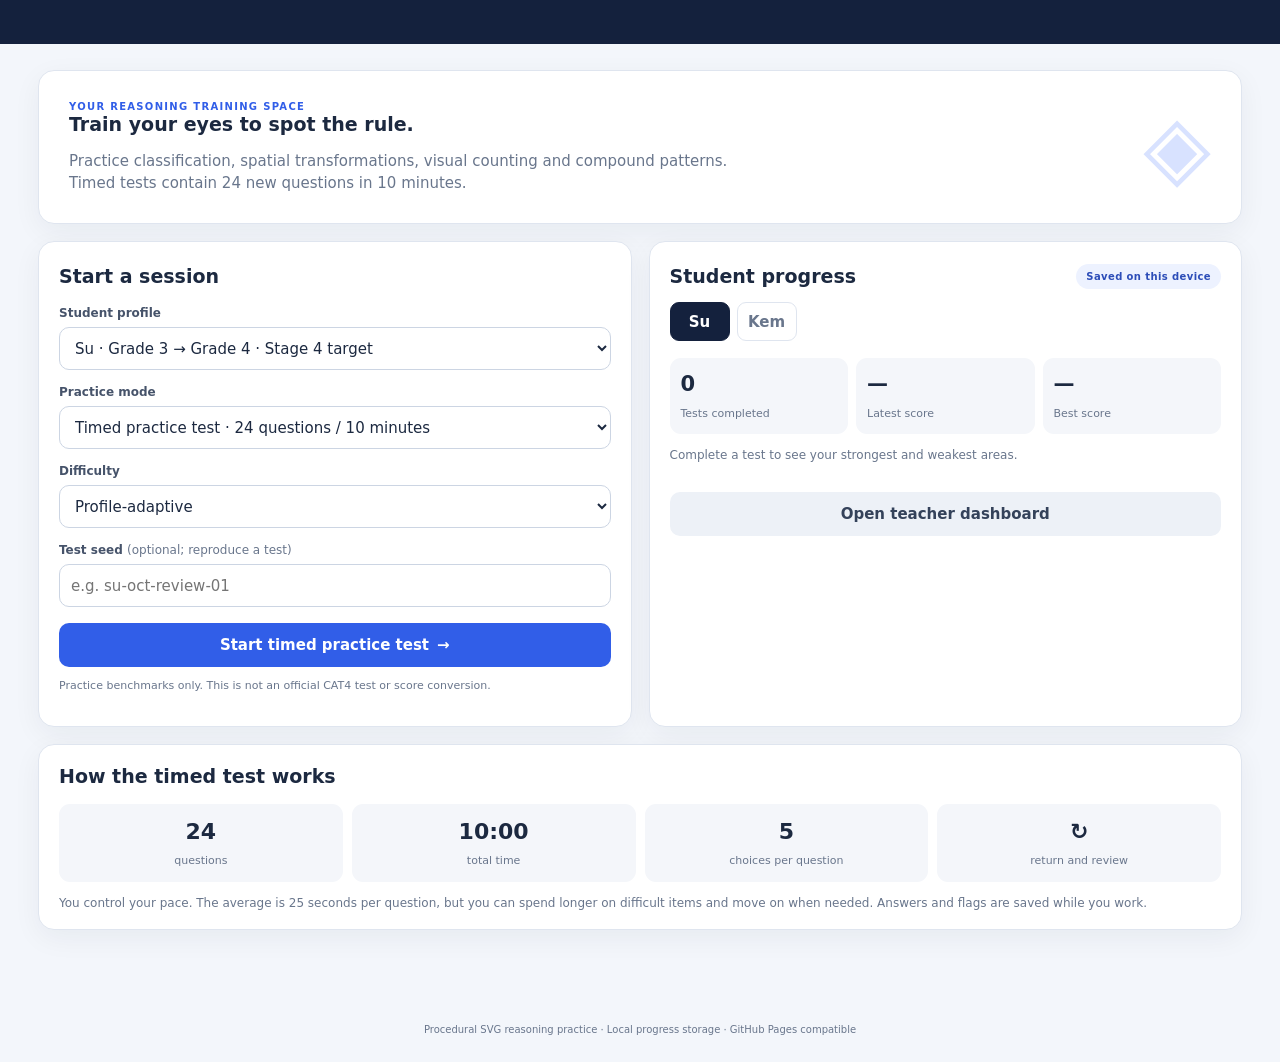
<file: index.html>
<!doctype html>
<html lang="en">
<head>
<meta charset="utf-8"><meta name="viewport" content="width=device-width,initial-scale=1,viewport-fit=cover">
<meta name="theme-color" content="#14213d"><title>Figure Classification Lab · Timed Reasoning Simulator</title>
<link rel="stylesheet" href="styles.css">
</head>
<body>
<header class="app-header"><div><div class="eyebrow"></div></header>
<main id="app" class="shell">
<section id="homeView" class="view">
  <div class="hero card"><div><div class="eyebrow blue">YOUR REASONING TRAINING SPACE</div><h2>Train your eyes to spot the rule.</h2><p>Practice classification, spatial transformations, visual counting and compound patterns. Timed tests contain 24 new questions in 10 minutes.</p></div><div class="hero-mark" aria-hidden="true">◈</div></div>
  <div class="home-grid">
    <section class="card setup-card"><h2>Start a session</h2>
      <label for="studentSelect">Student profile</label><select id="studentSelect"><option value="Su">Su · Grade 3 → Grade 4 · Stage 4 target</option><option value="Kem">Kem · Grade 5 → Grade 6 · Stage 6 target</option><option value="Custom">Custom · Mixed challenge</option></select>
      <label for="modeSelect">Practice mode</label><select id="modeSelect"><option value="timed">Timed practice test · 24 questions / 10 minutes</option><option value="learning">Learning mode · immediate feedback</option><option value="review">Review mode · incorrect questions</option></select>
      <label for="difficultySelect">Difficulty</label><select id="difficultySelect"><option value="auto">Profile-adaptive</option><option value="1">1 · Foundation</option><option value="2">2 · Developing</option><option value="3">3 · Secure</option><option value="4">4 · Advanced</option><option value="5">5 · Expert</option></select>
      <label for="seedInput">Test seed <span class="optional">(optional; reproduce a test)</span></label><input id="seedInput" type="text" placeholder="e.g. su-oct-review-01" autocomplete="off">
      <button id="startButton" class="btn primary full">Start timed practice test <span>→</span></button><p class="muted tiny">Practice benchmarks only. This is not an official CAT4 test or score conversion.</p>
    </section>
    <section class="card profile-card"><div class="section-head"><h2>Student progress</h2><span class="pill">Saved on this device</span></div><div class="profile-tabs"><button class="tab active" data-profile="Su">Su</button><button class="tab" data-profile="Kem">Kem</button></div><div id="profileSummary" class="profile-summary"></div><div id="weaknessSummary" class="weakness-list"></div><button id="openTeacher" class="btn secondary full">Open teacher dashboard</button></section>
  </div>
  <section class="card how-card"><h2>How the timed test works</h2><div class="how-grid"><div><b>24</b><span>questions</span></div><div><b>10:00</b><span>total time</span></div><div><b>5</b><span>choices per question</span></div><div><b>↻</b><span>return and review</span></div></div><p class="muted">You control your pace. The average is 25 seconds per question, but you can spend longer on difficult items and move on when needed. Answers and flags are saved while you work.</p></section>
</section>
<section id="instructionsView" class="view hidden"><div class="card instructions"><div class="eyebrow blue">BEFORE YOU BEGIN</div><h2>Practice Test — Non-Verbal Reasoning</h2><div class="instruction-stats"><div><b>24</b><span>Questions</span></div><div><b>10:00</b><span>Time allowed</span></div><div><b>5</b><span>Answer choices</span></div></div><ul><li>Choose the best answer for every question.</li><li>You may move backwards and forwards between questions.</li><li>Use <b>Flag for review</b> when you want to revisit an item.</li><li>You can change answers until you submit or time expires.</li><li>The test submits automatically at 00:00.</li><li>Explanations are shown only after submission.</li></ul><div class="actions"><button id="backHome" class="btn secondary">Back</button><button id="confirmStart" class="btn primary">START TEST</button></div></div></section>
<section id="testView" class="view hidden">
 <div class="test-top card"><div><div class="eyebrow">TIMED PRACTICE · <span id="testStudentLabel">SU</span></div><h2 id="testHeading">Non-Verbal Reasoning</h2></div><div class="timer-wrap"><span class="timer-label">TIME REMAINING</span><strong id="timer" class="timer">10:00</strong></div></div>
 <div class="progress-wrap"><div class="progress-meta"><span id="progressText">Question 1 of 24</span><span id="answeredText">0 answered · 0 flagged</span></div><div class="progress-track"><div id="progressBar" class="progress-fill"></div></div></div>
 <div class="test-layout"><section class="card question-card"><div id="reviewOriginal" class="review-original hidden"></div><div class="question-meta"><span id="familyTag" class="pill">CLASSIFICATION</span><span id="difficultyTag" class="muted tiny">MEDIUM</span></div><h3 id="questionPrompt" class="question-prompt"></h3><div id="questionVisual" class="question-visual"></div><div id="answerOptions" class="answer-options"></div><div class="question-actions"><button id="prevQuestion" class="btn secondary">← Previous</button><button id="flagQuestion" class="btn flag">☆ Flag for review</button><button id="nextQuestion" class="btn primary">Next →</button></div></section>
 <aside class="card navigator-card"><div class="section-head"><h3>Question navigator</h3><span class="tiny muted">Tap to jump</span></div><div class="nav-legend"><span><i class="dot answered"></i>Answered</span><span><i class="dot flagged"></i>Flagged</span><span><i class="dot current"></i>Current</span></div><div id="questionNav" class="question-nav"></div><div class="nav-summary"><div><b id="navAnswered">0</b><span>Answered</span></div><div><b id="navUnanswered">24</b><span>Unanswered</span></div><div><b id="navFlagged">0</b><span>Flagged</span></div></div><button id="submitTest" class="btn danger full">Submit test</button><p class="tiny muted">Early submission asks for confirmation. Unanswered questions score zero.</p></aside></div>
</section>
<section id="resultsView" class="view hidden"><div class="card results-hero"><div class="eyebrow">ASSESSMENT COMPLETE</div><h2 id="resultTitle">Your results</h2><p id="resultSubtitle" class="muted"></p><div class="score-line"><strong id="scoreBig">0/24</strong><span id="scoreStatus" class="pill">REPAIR REQUIRED</span></div><div id="resultStats" class="result-stats"></div></div><div class="results-grid"><section class="card"><h3>Accuracy by reasoning family</h3><div id="familyAnalytics"></div></section><section class="card"><h3>Difficulty analysis</h3><div id="difficultyAnalytics"></div><h3 class="spaced">Three priority repair areas</h3><div id="weakestAreas"></div></section></div><section class="card"><div class="section-head"><h3>Question review</h3><div class="actions compact"><button id="exportCsv" class="btn secondary">Export CSV</button><button id="exportJson" class="btn secondary">Export JSON</button></div></div><div id="reviewList"></div><div class="actions"><button id="newTest" class="btn primary">Start another test</button><button id="dashboardFromResults" class="btn secondary">Teacher dashboard</button></div></section></section>
<section id="teacherView" class="view hidden"><div class="section-head page-heading"><div><div class="eyebrow blue">TEACHER AREA</div><h2>Progress dashboard</h2><p class="muted">Su and Kem records are stored separately on this device.</p></div><button id="backToHome" class="btn secondary">← Home</button></div><div class="profile-tabs large"><button class="tab active" data-teacher-profile="Su">Su</button><button class="tab" data-teacher-profile="Kem">Kem</button></div><div id="teacherStats" class="teacher-stats"></div><div class="results-grid"><section class="card"><h3>Accuracy by reasoning family</h3><div id="teacherFamilyAnalytics"></div><h3 class="spaced">Test history</h3><div id="historyList"></div></section><section class="card"><h3>Recurring error patterns</h3><div id="errorPatterns"></div><h3 class="spaced">Weakest reasoning categories</h3><div id="teacherWeakness"></div></section></div><section class="card" id="questionBankInspector"><div class="section-head"><div><h3>Question-bank inspection lab</h3><p class="muted tiny">Generate and inspect real procedural items, their rules, options and structural fingerprints.</p></div><span class="pill">TEACHER ONLY</span></div><div class="bank-controls"><label>Reasoning family<select id="bankFamily"><option value="all">All families</option></select></label><label>Question format<select id="bankFormat"><option value="all">All formats</option></select></label><label>Difficulty<select id="bankDifficulty"><option value="auto">Student profile</option><option value="1">Foundation</option><option value="2">Developing</option><option value="3">Secure</option><option value="4">Advanced</option><option value="5">Expert</option></select></label><button id="generateBankSamples" class="btn primary">Generate 20 samples</button><button id="exportBankSamples" class="btn secondary">Export question set</button></div><div id="bankDiversity" class="teacher-stats bank-summary"></div><div id="bankPreview"><p class="muted tiny">Generate a sample set to inspect the question bank.</p></div><div id="generationFailureLog" class="generation-failure-log" aria-live="polite"></div></section><section class="card"><div class="section-head"><h3>Error log</h3><div class="actions compact"><button id="teacherCsv" class="btn secondary">Export CSV</button><button id="teacherJson" class="btn secondary">Export JSON</button><button id="resetProgress" class="btn danger-outline">Reset this student</button></div></div><div id="teacherErrorLog"></div></section></section>
</main>
<div id="modal" class="modal hidden" role="dialog" aria-modal="true" aria-labelledby="modalTitle"><div class="modal-card"><h3 id="modalTitle">Confirm</h3><p id="modalText"></p><div class="actions"><button id="modalCancel" class="btn secondary">Cancel</button><button id="modalConfirm" class="btn primary">Confirm</button></div></div></div>
<footer>Procedural SVG reasoning practice · Local progress storage · GitHub Pages compatible</footer>
<script src="js/figureRenderer.js"></script><script src="js/geometryKernel.js"></script><script src="js/questionGenerators.js"></script><script src="js/diversityEngine.js"></script><script src="js/diversityExpansion.js"></script><script src="js/ruleComposition.js"></script><script src="js/dynamicReasoningEngine.js"></script><script src="js/advancedObjectReasoning.js"></script><script src="js/testEngine.js"></script><script src="js/progressStorage.js"></script><script src="js/analytics.js"></script><script src="js/app.js"></script>
</body></html>
</file>
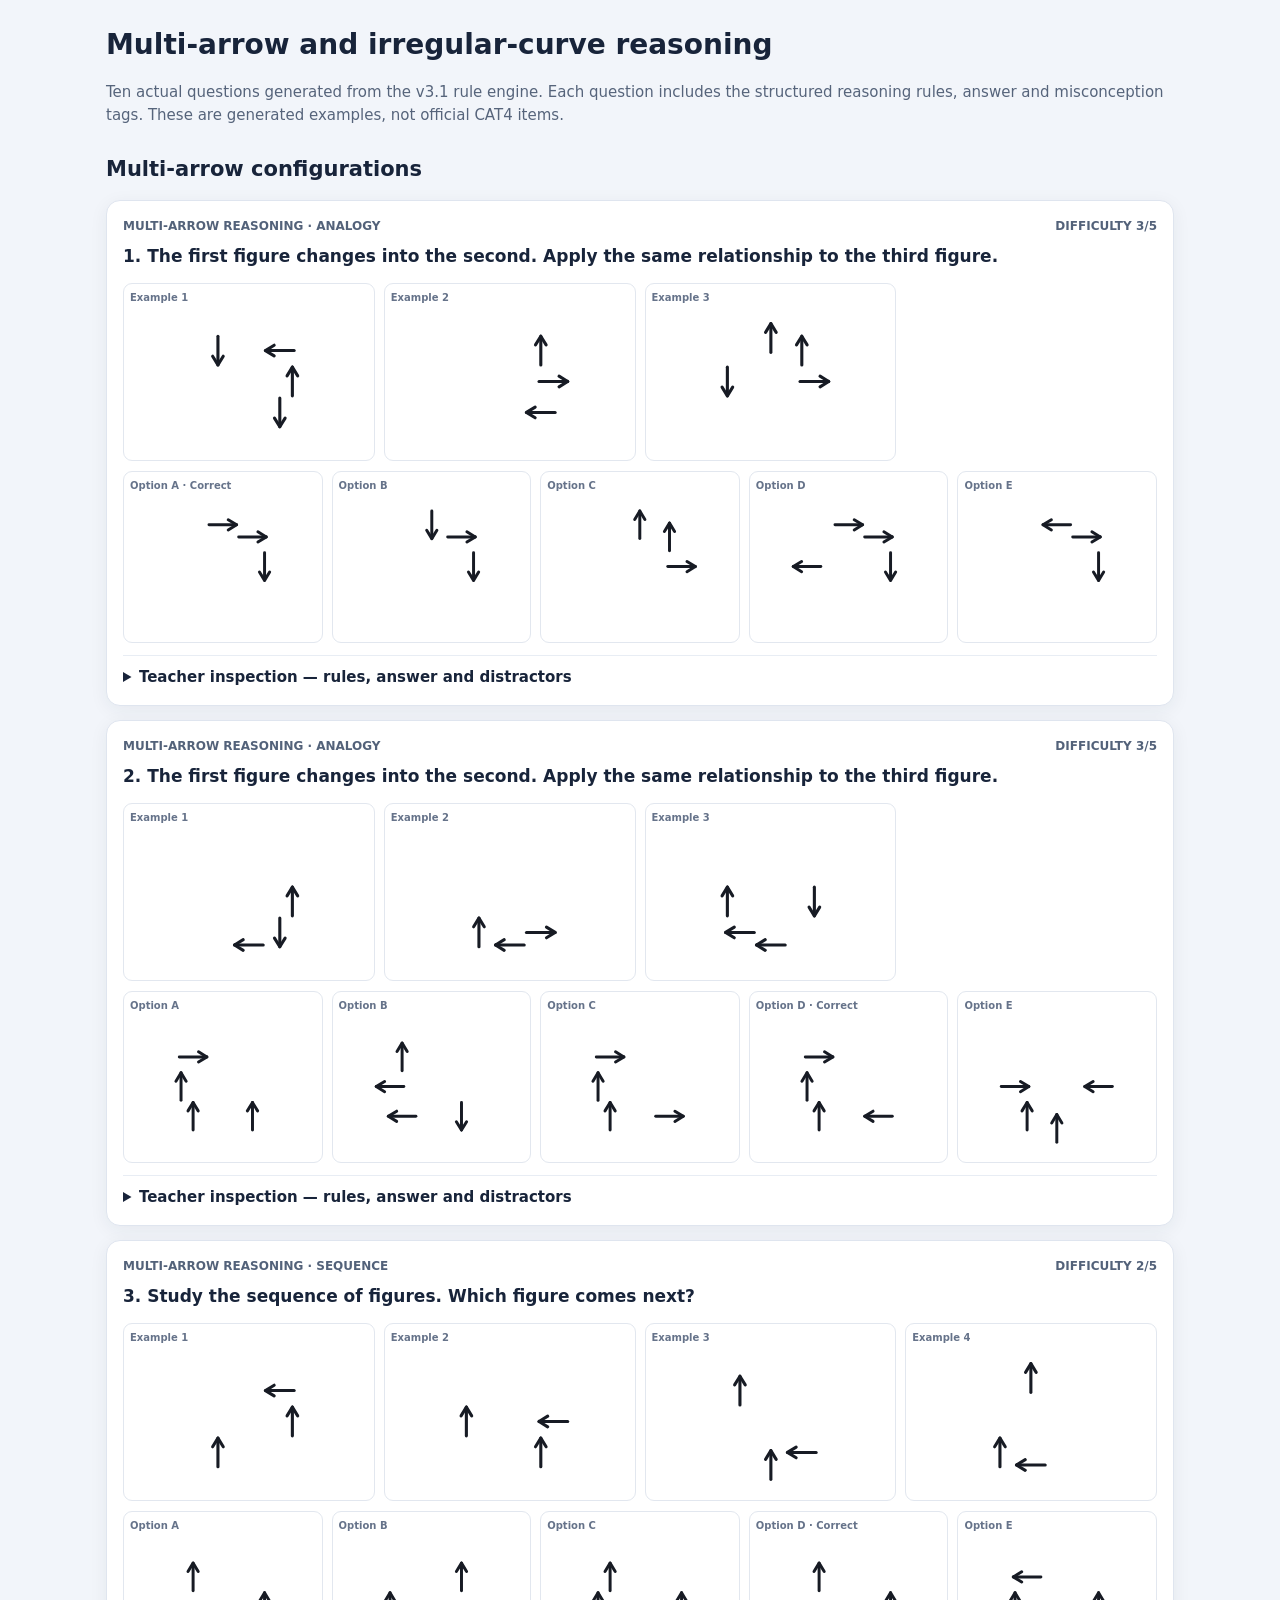
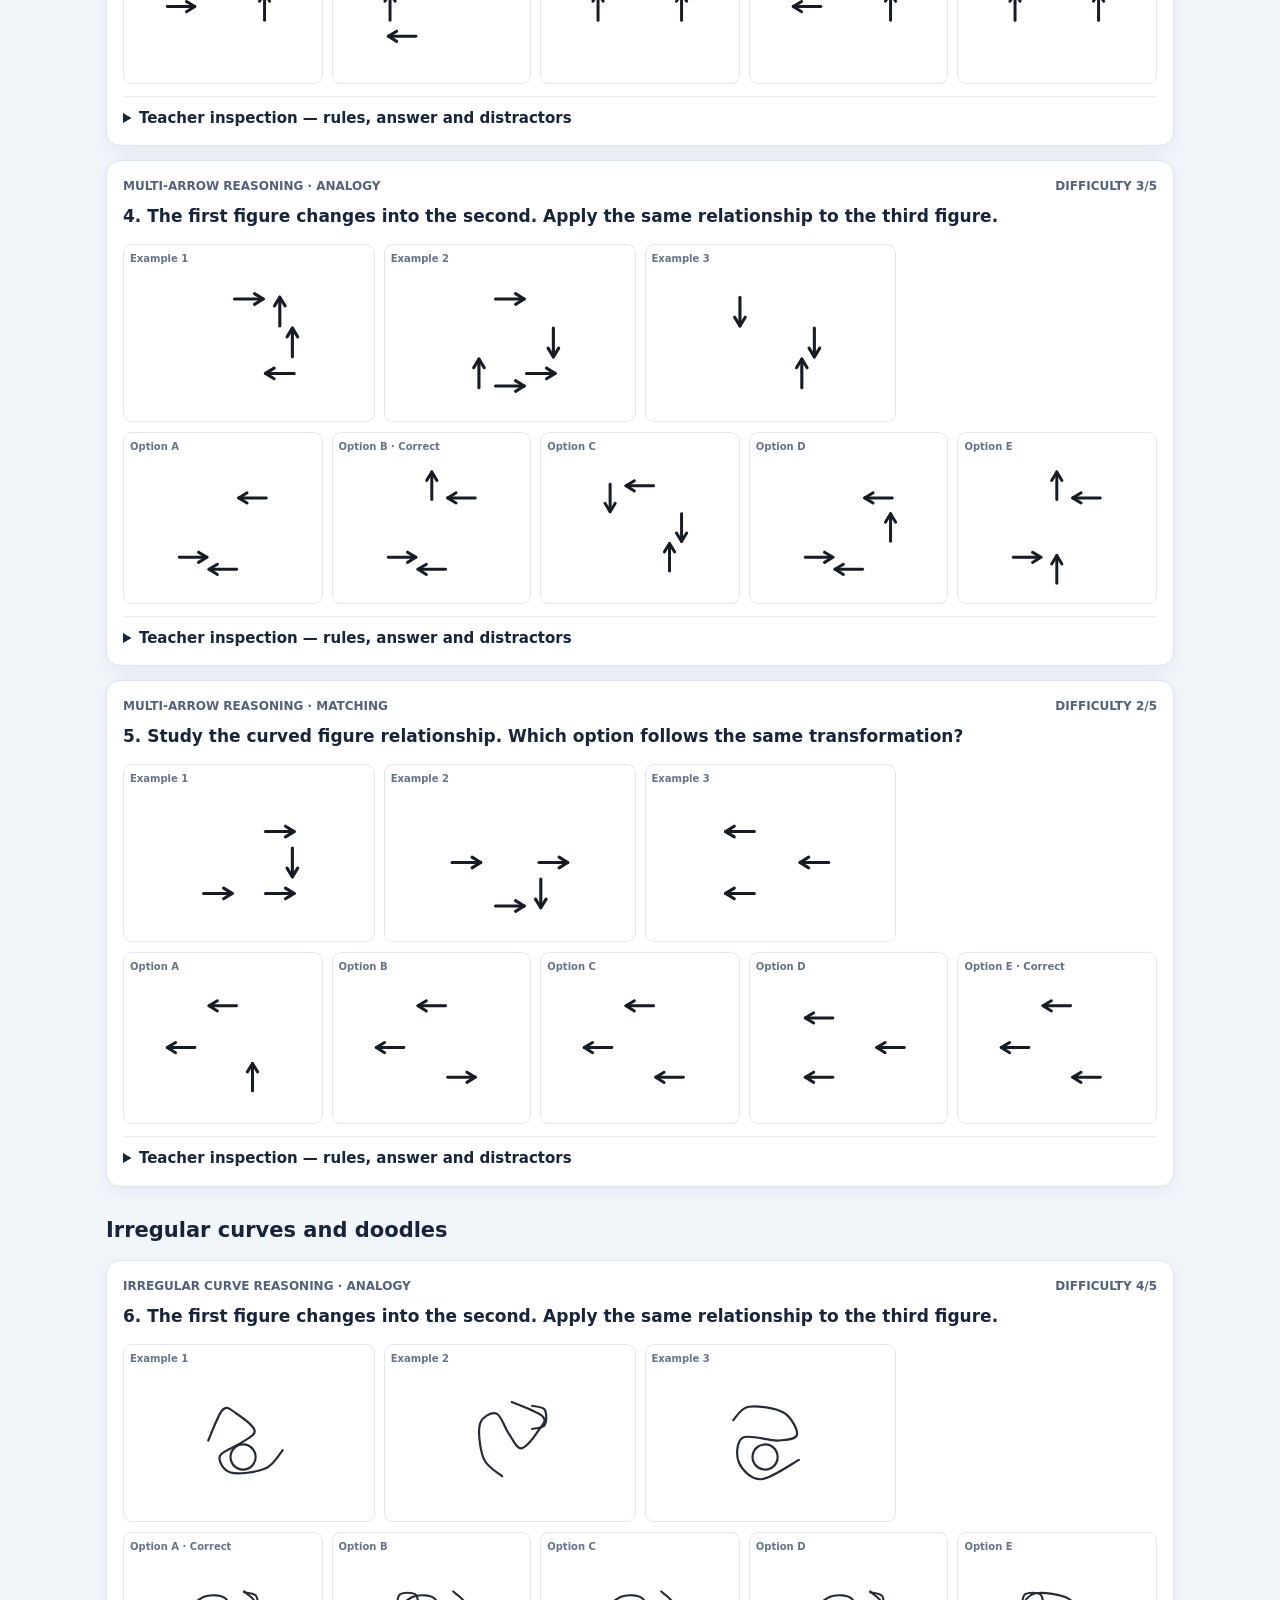
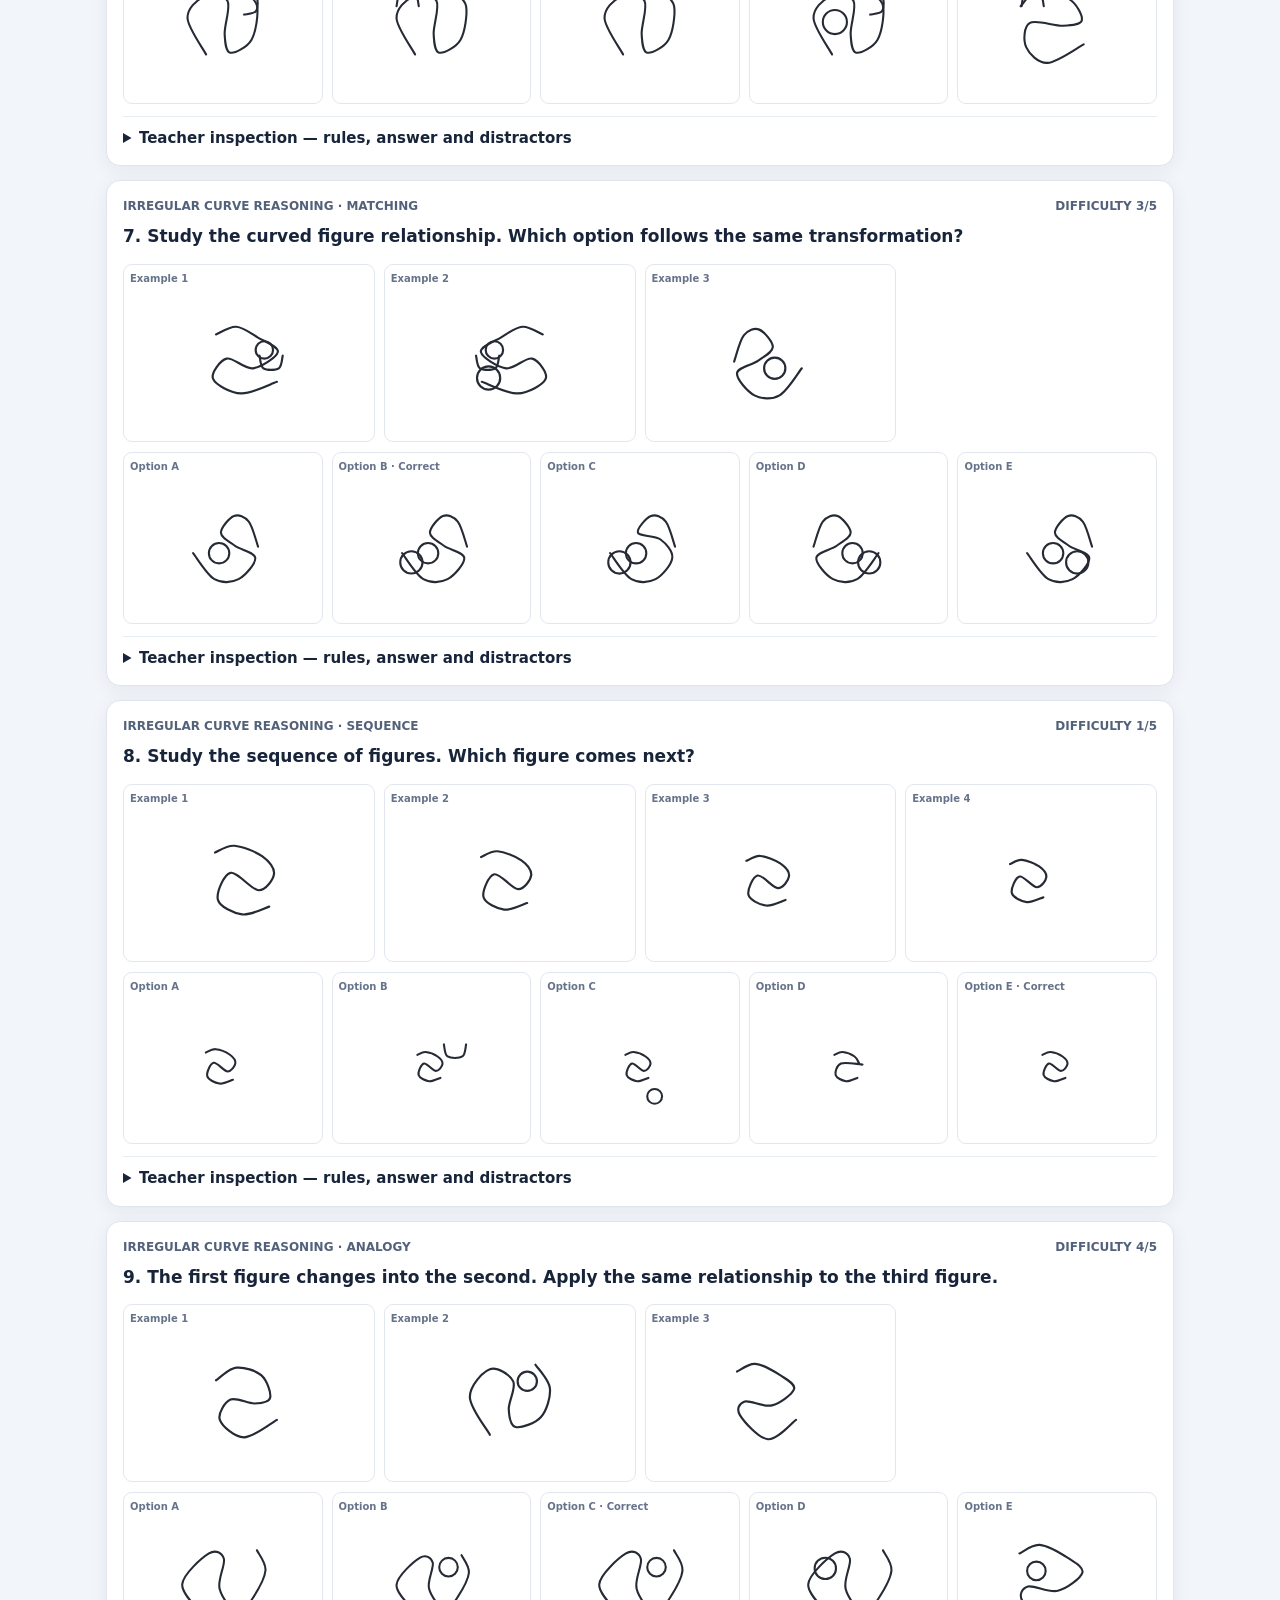
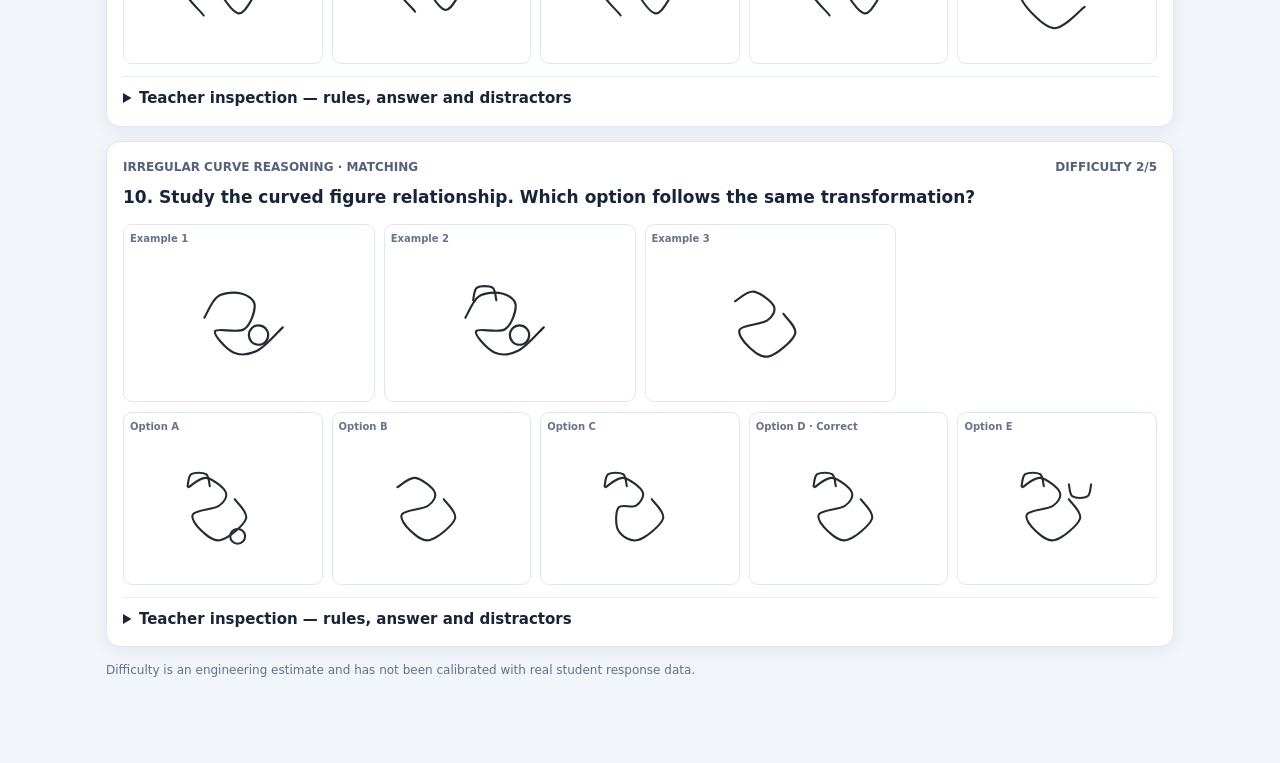
<file: advanced-object-showcase.html>
<!doctype html><html lang="en"><head><meta charset="utf-8"><meta name="viewport" content="width=device-width,initial-scale=1"><title>Vinschool NVR — Arrow and Curve Reasoning Showcase</title><style>*{box-sizing:border-box}body{margin:0;background:#f2f5fa;color:#18243a;font:15px/1.5 system-ui,Arial,sans-serif}.wrap{max-width:1100px;margin:24px auto;padding:0 16px 48px}h1{font-size:28px;margin:8px 0}.lead{color:#56647b;margin-bottom:24px}.group{margin:28px 0 12px;font-size:21px}article{background:#fff;border:1px solid #dfe5ef;border-radius:14px;padding:16px;margin:14px 0;box-shadow:0 4px 18px #1b2b4510}header{display:flex;justify-content:space-between;gap:10px;color:#53627a;font-size:12px;font-weight:700;text-transform:uppercase}h2{font-size:17px;margin:9px 0 14px}.figs{display:grid;grid-template-columns:repeat(4,minmax(0,1fr));gap:9px;margin:10px 0}.options{grid-template-columns:repeat(5,minmax(0,1fr))}.fig{border:1px solid #e2e7ef;border-radius:9px;padding:6px;min-width:0;background:#fff}.fig small{display:block;color:#66738a;font-size:10px;font-weight:700;margin-bottom:4px}.fig svg{display:block;width:100%;height:auto;max-height:145px}details{margin-top:12px;border-top:1px solid #e8edf4;padding-top:10px}summary{cursor:pointer;font-weight:700}code{background:#f0f3f8;padding:2px 4px;border-radius:4px;overflow-wrap:anywhere}li{margin:5px 0}@media(max-width:650px){.figs{grid-template-columns:repeat(2,minmax(0,1fr))}.options{grid-template-columns:repeat(2,minmax(0,1fr))}h1{font-size:23px}article{padding:12px}}.note{font-size:12px;color:#647188}</style></head><body><main class="wrap"><h1>Multi-arrow and irregular-curve reasoning</h1><p class="lead">Ten actual questions generated from the v3.1 rule engine. Each question includes the structured reasoning rules, answer and misconception tags. These are generated examples, not official CAT4 items.</p><h2 class="group">Multi-arrow configurations</h2><article><header><span>Multi-arrow reasoning · analogy</span><b>Difficulty 3/5</b></header><h2>1. The first figure changes into the second. Apply the same relationship to the third figure.</h2><div class="figs"><div class="fig"><small>Example 1</small><svg viewBox="0 0 200 150" role="img" aria-label="Multi-arrow reasoning figure" preserveAspectRatio="xMidYMid meet"><line x1="146.85" y1="43" x2="117.15" y2="43" stroke="#171b24" stroke-width="3.2" stroke-linecap="round"></line><path d="M 117.15 43 L 126.15 37.5 M 117.15 43 L 126.15 48.5" fill="none" stroke="#171b24" stroke-width="3.2" stroke-linecap="round" stroke-linejoin="round"></path><line x1="145" y1="89.85" x2="145" y2="60.15" stroke="#171b24" stroke-width="3.2" stroke-linecap="round"></line><path d="M 145 60.15 L 150.5 69.15 M 145 60.15 L 139.5 69.15" fill="none" stroke="#171b24" stroke-width="3.2" stroke-linecap="round" stroke-linejoin="round"></path><line x1="132" y1="92.15" x2="132" y2="121.85" stroke="#171b24" stroke-width="3.2" stroke-linecap="round"></line><path d="M 132 121.85 L 126.5 112.85 M 132 121.85 L 137.5 112.85" fill="none" stroke="#171b24" stroke-width="3.2" stroke-linecap="round" stroke-linejoin="round"></path><line x1="68" y1="28.15" x2="68" y2="57.85" stroke="#171b24" stroke-width="3.2" stroke-linecap="round"></line><path d="M 68 57.85 L 62.5 48.85 M 68 57.85 L 73.5 48.85" fill="none" stroke="#171b24" stroke-width="3.2" stroke-linecap="round" stroke-linejoin="round"></path></svg></div><div class="fig"><small>Example 2</small><svg viewBox="0 0 200 150" role="img" aria-label="Multi-arrow reasoning figure" preserveAspectRatio="xMidYMid meet"><line x1="132" y1="57.85" x2="132" y2="28.15" stroke="#171b24" stroke-width="3.2" stroke-linecap="round"></line><path d="M 132 28.15 L 137.5 37.15 M 132 28.15 L 126.5 37.15" fill="none" stroke="#171b24" stroke-width="3.2" stroke-linecap="round" stroke-linejoin="round"></path><line x1="130.15" y1="75" x2="159.85" y2="75" stroke="#171b24" stroke-width="3.2" stroke-linecap="round"></line><path d="M 159.85 75 L 150.85 80.5 M 159.85 75 L 150.85 69.5" fill="none" stroke="#171b24" stroke-width="3.2" stroke-linecap="round" stroke-linejoin="round"></path><line x1="146.85" y1="107" x2="117.15" y2="107" stroke="#171b24" stroke-width="3.2" stroke-linecap="round"></line><path d="M 117.15 107 L 126.15 101.5 M 117.15 107 L 126.15 112.5" fill="none" stroke="#171b24" stroke-width="3.2" stroke-linecap="round" stroke-linejoin="round"></path></svg></div><div class="fig"><small>Example 3</small><svg viewBox="0 0 200 150" role="img" aria-label="Multi-arrow reasoning figure" preserveAspectRatio="xMidYMid meet"><line x1="100" y1="44.85" x2="100" y2="15.149999999999999" stroke="#171b24" stroke-width="3.2" stroke-linecap="round"></line><path d="M 100 15.149999999999999 L 105.5 24.15 M 100 15.149999999999999 L 94.5 24.15" fill="none" stroke="#171b24" stroke-width="3.2" stroke-linecap="round" stroke-linejoin="round"></path><line x1="132" y1="57.85" x2="132" y2="28.15" stroke="#171b24" stroke-width="3.2" stroke-linecap="round"></line><path d="M 132 28.15 L 137.5 37.15 M 132 28.15 L 126.5 37.15" fill="none" stroke="#171b24" stroke-width="3.2" stroke-linecap="round" stroke-linejoin="round"></path><line x1="130.15" y1="75" x2="159.85" y2="75" stroke="#171b24" stroke-width="3.2" stroke-linecap="round"></line><path d="M 159.85 75 L 150.85 80.5 M 159.85 75 L 150.85 69.5" fill="none" stroke="#171b24" stroke-width="3.2" stroke-linecap="round" stroke-linejoin="round"></path><line x1="55" y1="60.15" x2="55" y2="89.85" stroke="#171b24" stroke-width="3.2" stroke-linecap="round"></line><path d="M 55 89.85 L 49.5 80.85 M 55 89.85 L 60.5 80.85" fill="none" stroke="#171b24" stroke-width="3.2" stroke-linecap="round" stroke-linejoin="round"></path></svg></div></div><div class="figs options"><div class="fig"><small>Option A · Correct</small><svg viewBox="0 0 200 150" role="img" aria-label="Multi-arrow reasoning figure" preserveAspectRatio="xMidYMid meet"><line x1="85.15" y1="30" x2="114.85" y2="30" stroke="#171b24" stroke-width="3.2" stroke-linecap="round"></line><path d="M 114.85 30 L 105.85 35.5 M 114.85 30 L 105.85 24.5" fill="none" stroke="#171b24" stroke-width="3.2" stroke-linecap="round" stroke-linejoin="round"></path><line x1="117.15" y1="43" x2="146.85" y2="43" stroke="#171b24" stroke-width="3.2" stroke-linecap="round"></line><path d="M 146.85 43 L 137.85 48.5 M 146.85 43 L 137.85 37.5" fill="none" stroke="#171b24" stroke-width="3.2" stroke-linecap="round" stroke-linejoin="round"></path><line x1="145" y1="60.15" x2="145" y2="89.85" stroke="#171b24" stroke-width="3.2" stroke-linecap="round"></line><path d="M 145 89.85 L 139.5 80.85 M 145 89.85 L 150.5 80.85" fill="none" stroke="#171b24" stroke-width="3.2" stroke-linecap="round" stroke-linejoin="round"></path></svg></div><div class="fig"><small>Option B</small><svg viewBox="0 0 200 150" role="img" aria-label="Multi-arrow reasoning figure" preserveAspectRatio="xMidYMid meet"><line x1="100" y1="15.149999999999999" x2="100" y2="44.85" stroke="#171b24" stroke-width="3.2" stroke-linecap="round"></line><path d="M 100 44.85 L 94.5 35.85 M 100 44.85 L 105.5 35.85" fill="none" stroke="#171b24" stroke-width="3.2" stroke-linecap="round" stroke-linejoin="round"></path><line x1="117.15" y1="43" x2="146.85" y2="43" stroke="#171b24" stroke-width="3.2" stroke-linecap="round"></line><path d="M 146.85 43 L 137.85 48.5 M 146.85 43 L 137.85 37.5" fill="none" stroke="#171b24" stroke-width="3.2" stroke-linecap="round" stroke-linejoin="round"></path><line x1="145" y1="60.15" x2="145" y2="89.85" stroke="#171b24" stroke-width="3.2" stroke-linecap="round"></line><path d="M 145 89.85 L 139.5 80.85 M 145 89.85 L 150.5 80.85" fill="none" stroke="#171b24" stroke-width="3.2" stroke-linecap="round" stroke-linejoin="round"></path></svg></div><div class="fig"><small>Option C</small><svg viewBox="0 0 200 150" role="img" aria-label="Multi-arrow reasoning figure" preserveAspectRatio="xMidYMid meet"><line x1="100" y1="44.85" x2="100" y2="15.149999999999999" stroke="#171b24" stroke-width="3.2" stroke-linecap="round"></line><path d="M 100 15.149999999999999 L 105.5 24.15 M 100 15.149999999999999 L 94.5 24.15" fill="none" stroke="#171b24" stroke-width="3.2" stroke-linecap="round" stroke-linejoin="round"></path><line x1="132" y1="57.85" x2="132" y2="28.15" stroke="#171b24" stroke-width="3.2" stroke-linecap="round"></line><path d="M 132 28.15 L 137.5 37.15 M 132 28.15 L 126.5 37.15" fill="none" stroke="#171b24" stroke-width="3.2" stroke-linecap="round" stroke-linejoin="round"></path><line x1="130.15" y1="75" x2="159.85" y2="75" stroke="#171b24" stroke-width="3.2" stroke-linecap="round"></line><path d="M 159.85 75 L 150.85 80.5 M 159.85 75 L 150.85 69.5" fill="none" stroke="#171b24" stroke-width="3.2" stroke-linecap="round" stroke-linejoin="round"></path></svg></div><div class="fig"><small>Option D</small><svg viewBox="0 0 200 150" role="img" aria-label="Multi-arrow reasoning figure" preserveAspectRatio="xMidYMid meet"><line x1="85.15" y1="30" x2="114.85" y2="30" stroke="#171b24" stroke-width="3.2" stroke-linecap="round"></line><path d="M 114.85 30 L 105.85 35.5 M 114.85 30 L 105.85 24.5" fill="none" stroke="#171b24" stroke-width="3.2" stroke-linecap="round" stroke-linejoin="round"></path><line x1="117.15" y1="43" x2="146.85" y2="43" stroke="#171b24" stroke-width="3.2" stroke-linecap="round"></line><path d="M 146.85 43 L 137.85 48.5 M 146.85 43 L 137.85 37.5" fill="none" stroke="#171b24" stroke-width="3.2" stroke-linecap="round" stroke-linejoin="round"></path><line x1="145" y1="60.15" x2="145" y2="89.85" stroke="#171b24" stroke-width="3.2" stroke-linecap="round"></line><path d="M 145 89.85 L 139.5 80.85 M 145 89.85 L 150.5 80.85" fill="none" stroke="#171b24" stroke-width="3.2" stroke-linecap="round" stroke-linejoin="round"></path><line x1="69.85" y1="75" x2="40.15" y2="75" stroke="#171b24" stroke-width="3.2" stroke-linecap="round"></line><path d="M 40.15 75 L 49.15 69.5 M 40.15 75 L 49.15 80.5" fill="none" stroke="#171b24" stroke-width="3.2" stroke-linecap="round" stroke-linejoin="round"></path></svg></div><div class="fig"><small>Option E</small><svg viewBox="0 0 200 150" role="img" aria-label="Multi-arrow reasoning figure" preserveAspectRatio="xMidYMid meet"><line x1="114.85" y1="29.999999999999996" x2="85.15" y2="30.000000000000004" stroke="#171b24" stroke-width="3.2" stroke-linecap="round"></line><path d="M 85.15 30.000000000000004 L 94.15 24.500000000000004 M 85.15 30.000000000000004 L 94.15 35.5" fill="none" stroke="#171b24" stroke-width="3.2" stroke-linecap="round" stroke-linejoin="round"></path><line x1="117.15" y1="43" x2="146.85" y2="43" stroke="#171b24" stroke-width="3.2" stroke-linecap="round"></line><path d="M 146.85 43 L 137.85 48.5 M 146.85 43 L 137.85 37.5" fill="none" stroke="#171b24" stroke-width="3.2" stroke-linecap="round" stroke-linejoin="round"></path><line x1="145" y1="60.15" x2="145" y2="89.85" stroke="#171b24" stroke-width="3.2" stroke-linecap="round"></line><path d="M 145 89.85 L 139.5 80.85 M 145 89.85 L 150.5 80.85" fill="none" stroke="#171b24" stroke-width="3.2" stroke-linecap="round" stroke-linejoin="round"></path></svg></div></div><details><summary>Teacher inspection — rules, answer and distractors</summary><p><b>Composition:</b> simultaneous · 2 rule(s)</p><ol><li><code>arrowDirectionsQuarterTurn</code> — Turn every arrow 90° clockwise without moving its position.</li><li><code>arrowRemoveOne</code> — Remove the final arrow from the arrangement.</li></ol><p><b>Correct answer:</b> A</p><p><b>Independent solver:</b> passed (independent-object-rule-replay)</p><p><b>Semantic fingerprint:</b> <code>multi-object-direction+visual-quantitative|arrows|analogy|simultaneous|arrowDirectionsQuarterTurn&gt;arrowRemoveOne|arrowDirectionsQuarterTurn&gt;arrowRemoveOne|n2|d3</code></p><ul><li><b>A:</b> correct — Satisfies every transformation in the logical specification</li><li><b>B:</b> wrong-component — Changed the direction of one arrow incorrectly</li><li><b>C:</b> omitted-rule — Applied every rule except Turn every arrow 90° clockwise without moving its position.</li><li><b>D:</b> omitted-rule — Applied every rule except Remove the final arrow from the arrangement.</li><li><b>E:</b> direction-inversion-error — Reversed one arrow instead of applying the group relationship</li></ul></details></article><article><header><span>Multi-arrow reasoning · analogy</span><b>Difficulty 3/5</b></header><h2>2. The first figure changes into the second. Apply the same relationship to the third figure.</h2><div class="figs"><div class="fig"><small>Example 1</small><svg viewBox="0 0 200 150" role="img" aria-label="Multi-arrow reasoning figure" preserveAspectRatio="xMidYMid meet"><line x1="145" y1="89.85" x2="145" y2="60.15" stroke="#171b24" stroke-width="3.2" stroke-linecap="round"></line><path d="M 145 60.15 L 150.5 69.15 M 145 60.15 L 139.5 69.15" fill="none" stroke="#171b24" stroke-width="3.2" stroke-linecap="round" stroke-linejoin="round"></path><line x1="132" y1="92.15" x2="132" y2="121.85" stroke="#171b24" stroke-width="3.2" stroke-linecap="round"></line><path d="M 132 121.85 L 126.5 112.85 M 132 121.85 L 137.5 112.85" fill="none" stroke="#171b24" stroke-width="3.2" stroke-linecap="round" stroke-linejoin="round"></path><line x1="114.85" y1="120" x2="85.15" y2="120" stroke="#171b24" stroke-width="3.2" stroke-linecap="round"></line><path d="M 85.15 120 L 94.15 114.5 M 85.15 120 L 94.15 125.5" fill="none" stroke="#171b24" stroke-width="3.2" stroke-linecap="round" stroke-linejoin="round"></path></svg></div><div class="fig"><small>Example 2</small><svg viewBox="0 0 200 150" role="img" aria-label="Multi-arrow reasoning figure" preserveAspectRatio="xMidYMid meet"><line x1="117.15" y1="107" x2="146.85" y2="107" stroke="#171b24" stroke-width="3.2" stroke-linecap="round"></line><path d="M 146.85 107 L 137.85 112.5 M 146.85 107 L 137.85 101.5" fill="none" stroke="#171b24" stroke-width="3.2" stroke-linecap="round" stroke-linejoin="round"></path><line x1="114.85" y1="120" x2="85.15" y2="120" stroke="#171b24" stroke-width="3.2" stroke-linecap="round"></line><path d="M 85.15 120 L 94.15 114.5 M 85.15 120 L 94.15 125.5" fill="none" stroke="#171b24" stroke-width="3.2" stroke-linecap="round" stroke-linejoin="round"></path><line x1="68" y1="121.85" x2="68" y2="92.15" stroke="#171b24" stroke-width="3.2" stroke-linecap="round"></line><path d="M 68 92.15 L 73.5 101.15 M 68 92.15 L 62.5 101.15" fill="none" stroke="#171b24" stroke-width="3.2" stroke-linecap="round" stroke-linejoin="round"></path></svg></div><div class="fig"><small>Example 3</small><svg viewBox="0 0 200 150" role="img" aria-label="Multi-arrow reasoning figure" preserveAspectRatio="xMidYMid meet"><line x1="145" y1="60.15" x2="145" y2="89.85" stroke="#171b24" stroke-width="3.2" stroke-linecap="round"></line><path d="M 145 89.85 L 139.5 80.85 M 145 89.85 L 150.5 80.85" fill="none" stroke="#171b24" stroke-width="3.2" stroke-linecap="round" stroke-linejoin="round"></path><line x1="114.85" y1="120" x2="85.15" y2="120" stroke="#171b24" stroke-width="3.2" stroke-linecap="round"></line><path d="M 85.15 120 L 94.15 114.5 M 85.15 120 L 94.15 125.5" fill="none" stroke="#171b24" stroke-width="3.2" stroke-linecap="round" stroke-linejoin="round"></path><line x1="82.85" y1="107" x2="53.15" y2="107" stroke="#171b24" stroke-width="3.2" stroke-linecap="round"></line><path d="M 53.15 107 L 62.15 101.5 M 53.15 107 L 62.15 112.5" fill="none" stroke="#171b24" stroke-width="3.2" stroke-linecap="round" stroke-linejoin="round"></path><line x1="55" y1="89.85" x2="55" y2="60.15" stroke="#171b24" stroke-width="3.2" stroke-linecap="round"></line><path d="M 55 60.15 L 60.5 69.15 M 55 60.15 L 49.5 69.15" fill="none" stroke="#171b24" stroke-width="3.2" stroke-linecap="round" stroke-linejoin="round"></path></svg></div></div><div class="figs options"><div class="fig"><small>Option A</small><svg viewBox="0 0 200 150" role="img" aria-label="Multi-arrow reasoning figure" preserveAspectRatio="xMidYMid meet"><line x1="132" y1="121.85" x2="132" y2="92.15" stroke="#171b24" stroke-width="3.2" stroke-linecap="round"></line><path d="M 132 92.15 L 137.5 101.15 M 132 92.15 L 126.5 101.15" fill="none" stroke="#171b24" stroke-width="3.2" stroke-linecap="round" stroke-linejoin="round"></path><line x1="68" y1="121.85" x2="68" y2="92.15" stroke="#171b24" stroke-width="3.2" stroke-linecap="round"></line><path d="M 68 92.15 L 73.5 101.15 M 68 92.15 L 62.5 101.15" fill="none" stroke="#171b24" stroke-width="3.2" stroke-linecap="round" stroke-linejoin="round"></path><line x1="55" y1="89.85" x2="55" y2="60.15" stroke="#171b24" stroke-width="3.2" stroke-linecap="round"></line><path d="M 55 60.15 L 60.5 69.15 M 55 60.15 L 49.5 69.15" fill="none" stroke="#171b24" stroke-width="3.2" stroke-linecap="round" stroke-linejoin="round"></path><line x1="53.15" y1="43" x2="82.85" y2="43" stroke="#171b24" stroke-width="3.2" stroke-linecap="round"></line><path d="M 82.85 43 L 73.85 48.5 M 82.85 43 L 73.85 37.5" fill="none" stroke="#171b24" stroke-width="3.2" stroke-linecap="round" stroke-linejoin="round"></path></svg></div><div class="fig"><small>Option B</small><svg viewBox="0 0 200 150" role="img" aria-label="Multi-arrow reasoning figure" preserveAspectRatio="xMidYMid meet"><line x1="132" y1="92.15" x2="132" y2="121.85" stroke="#171b24" stroke-width="3.2" stroke-linecap="round"></line><path d="M 132 121.85 L 126.5 112.85 M 132 121.85 L 137.5 112.85" fill="none" stroke="#171b24" stroke-width="3.2" stroke-linecap="round" stroke-linejoin="round"></path><line x1="82.85" y1="107" x2="53.15" y2="107" stroke="#171b24" stroke-width="3.2" stroke-linecap="round"></line><path d="M 53.15 107 L 62.15 101.5 M 53.15 107 L 62.15 112.5" fill="none" stroke="#171b24" stroke-width="3.2" stroke-linecap="round" stroke-linejoin="round"></path><line x1="69.85" y1="75" x2="40.15" y2="75" stroke="#171b24" stroke-width="3.2" stroke-linecap="round"></line><path d="M 40.15 75 L 49.15 69.5 M 40.15 75 L 49.15 80.5" fill="none" stroke="#171b24" stroke-width="3.2" stroke-linecap="round" stroke-linejoin="round"></path><line x1="68" y1="57.85" x2="68" y2="28.15" stroke="#171b24" stroke-width="3.2" stroke-linecap="round"></line><path d="M 68 28.15 L 73.5 37.15 M 68 28.15 L 62.5 37.15" fill="none" stroke="#171b24" stroke-width="3.2" stroke-linecap="round" stroke-linejoin="round"></path></svg></div><div class="fig"><small>Option C</small><svg viewBox="0 0 200 150" role="img" aria-label="Multi-arrow reasoning figure" preserveAspectRatio="xMidYMid meet"><line x1="117.15" y1="107" x2="146.85" y2="107" stroke="#171b24" stroke-width="3.2" stroke-linecap="round"></line><path d="M 146.85 107 L 137.85 112.5 M 146.85 107 L 137.85 101.5" fill="none" stroke="#171b24" stroke-width="3.2" stroke-linecap="round" stroke-linejoin="round"></path><line x1="68" y1="121.85" x2="68" y2="92.15" stroke="#171b24" stroke-width="3.2" stroke-linecap="round"></line><path d="M 68 92.15 L 73.5 101.15 M 68 92.15 L 62.5 101.15" fill="none" stroke="#171b24" stroke-width="3.2" stroke-linecap="round" stroke-linejoin="round"></path><line x1="55" y1="89.85" x2="55" y2="60.15" stroke="#171b24" stroke-width="3.2" stroke-linecap="round"></line><path d="M 55 60.15 L 60.5 69.15 M 55 60.15 L 49.5 69.15" fill="none" stroke="#171b24" stroke-width="3.2" stroke-linecap="round" stroke-linejoin="round"></path><line x1="53.15" y1="43" x2="82.85" y2="43" stroke="#171b24" stroke-width="3.2" stroke-linecap="round"></line><path d="M 82.85 43 L 73.85 48.5 M 82.85 43 L 73.85 37.5" fill="none" stroke="#171b24" stroke-width="3.2" stroke-linecap="round" stroke-linejoin="round"></path></svg></div><div class="fig"><small>Option D · Correct</small><svg viewBox="0 0 200 150" role="img" aria-label="Multi-arrow reasoning figure" preserveAspectRatio="xMidYMid meet"><line x1="146.85" y1="107" x2="117.15" y2="107" stroke="#171b24" stroke-width="3.2" stroke-linecap="round"></line><path d="M 117.15 107 L 126.15 101.5 M 117.15 107 L 126.15 112.5" fill="none" stroke="#171b24" stroke-width="3.2" stroke-linecap="round" stroke-linejoin="round"></path><line x1="68" y1="121.85" x2="68" y2="92.15" stroke="#171b24" stroke-width="3.2" stroke-linecap="round"></line><path d="M 68 92.15 L 73.5 101.15 M 68 92.15 L 62.5 101.15" fill="none" stroke="#171b24" stroke-width="3.2" stroke-linecap="round" stroke-linejoin="round"></path><line x1="55" y1="89.85" x2="55" y2="60.15" stroke="#171b24" stroke-width="3.2" stroke-linecap="round"></line><path d="M 55 60.15 L 60.5 69.15 M 55 60.15 L 49.5 69.15" fill="none" stroke="#171b24" stroke-width="3.2" stroke-linecap="round" stroke-linejoin="round"></path><line x1="53.15" y1="43" x2="82.85" y2="43" stroke="#171b24" stroke-width="3.2" stroke-linecap="round"></line><path d="M 82.85 43 L 73.85 48.5 M 82.85 43 L 73.85 37.5" fill="none" stroke="#171b24" stroke-width="3.2" stroke-linecap="round" stroke-linejoin="round"></path></svg></div><div class="fig"><small>Option E</small><svg viewBox="0 0 200 150" role="img" aria-label="Multi-arrow reasoning figure" preserveAspectRatio="xMidYMid meet"><line x1="159.85" y1="75" x2="130.15" y2="75" stroke="#171b24" stroke-width="3.2" stroke-linecap="round"></line><path d="M 130.15 75 L 139.15 69.5 M 130.15 75 L 139.15 80.5" fill="none" stroke="#171b24" stroke-width="3.2" stroke-linecap="round" stroke-linejoin="round"></path><line x1="100" y1="134.85" x2="100" y2="105.15" stroke="#171b24" stroke-width="3.2" stroke-linecap="round"></line><path d="M 100 105.15 L 105.5 114.15 M 100 105.15 L 94.5 114.15" fill="none" stroke="#171b24" stroke-width="3.2" stroke-linecap="round" stroke-linejoin="round"></path><line x1="68" y1="121.85" x2="68" y2="92.15" stroke="#171b24" stroke-width="3.2" stroke-linecap="round"></line><path d="M 68 92.15 L 73.5 101.15 M 68 92.15 L 62.5 101.15" fill="none" stroke="#171b24" stroke-width="3.2" stroke-linecap="round" stroke-linejoin="round"></path><line x1="40.15" y1="75" x2="69.85" y2="75" stroke="#171b24" stroke-width="3.2" stroke-linecap="round"></line><path d="M 69.85 75 L 60.849999999999994 80.5 M 69.85 75 L 60.849999999999994 69.5" fill="none" stroke="#171b24" stroke-width="3.2" stroke-linecap="round" stroke-linejoin="round"></path></svg></div></div><details><summary>Teacher inspection — rules, answer and distractors</summary><p><b>Composition:</b> alternating · 2 rule(s)</p><ol><li><code>arrowDirectionsQuarterTurn</code> — Turn every arrow 90° clockwise without moving its position.</li><li><code>arrowMoveCW</code> — Move every arrow one position clockwise while preserving its direction.</li></ol><p><b>Correct answer:</b> D</p><p><b>Independent solver:</b> passed (independent-object-rule-replay)</p><p><b>Semantic fingerprint:</b> <code>multi-object-direction+spatial-position|arrows|analogy|alternating|arrowDirectionsQuarterTurn&gt;arrowMoveCW|arrowDirectionsQuarterTurn&gt;arrowMoveCW|n2|d3</code></p><ul><li><b>A:</b> wrong-component — Changed the direction of one arrow incorrectly</li><li><b>B:</b> omitted-rule — Applied every rule except Turn every arrow 90° clockwise without moving its position.</li><li><b>C:</b> direction-inversion-error — Reversed one arrow instead of applying the group relationship</li><li><b>D:</b> correct — Satisfies every transformation in the logical specification</li><li><b>E:</b> omitted-rule — Applied every rule except Move every arrow one position clockwise while preserving its direction.</li></ul></details></article><article><header><span>Multi-arrow reasoning · sequence</span><b>Difficulty 2/5</b></header><h2>3. Study the sequence of figures. Which figure comes next?</h2><div class="figs"><div class="fig"><small>Example 1</small><svg viewBox="0 0 200 150" role="img" aria-label="Multi-arrow reasoning figure" preserveAspectRatio="xMidYMid meet"><line x1="146.85" y1="43" x2="117.15" y2="43" stroke="#171b24" stroke-width="3.2" stroke-linecap="round"></line><path d="M 117.15 43 L 126.15 37.5 M 117.15 43 L 126.15 48.5" fill="none" stroke="#171b24" stroke-width="3.2" stroke-linecap="round" stroke-linejoin="round"></path><line x1="145" y1="89.85" x2="145" y2="60.15" stroke="#171b24" stroke-width="3.2" stroke-linecap="round"></line><path d="M 145 60.15 L 150.5 69.15 M 145 60.15 L 139.5 69.15" fill="none" stroke="#171b24" stroke-width="3.2" stroke-linecap="round" stroke-linejoin="round"></path><line x1="68" y1="121.85" x2="68" y2="92.15" stroke="#171b24" stroke-width="3.2" stroke-linecap="round"></line><path d="M 68 92.15 L 73.5 101.15 M 68 92.15 L 62.5 101.15" fill="none" stroke="#171b24" stroke-width="3.2" stroke-linecap="round" stroke-linejoin="round"></path></svg></div><div class="fig"><small>Example 2</small><svg viewBox="0 0 200 150" role="img" aria-label="Multi-arrow reasoning figure" preserveAspectRatio="xMidYMid meet"><line x1="159.85" y1="75" x2="130.15" y2="75" stroke="#171b24" stroke-width="3.2" stroke-linecap="round"></line><path d="M 130.15 75 L 139.15 69.5 M 130.15 75 L 139.15 80.5" fill="none" stroke="#171b24" stroke-width="3.2" stroke-linecap="round" stroke-linejoin="round"></path><line x1="132" y1="121.85" x2="132" y2="92.15" stroke="#171b24" stroke-width="3.2" stroke-linecap="round"></line><path d="M 132 92.15 L 137.5 101.15 M 132 92.15 L 126.5 101.15" fill="none" stroke="#171b24" stroke-width="3.2" stroke-linecap="round" stroke-linejoin="round"></path><line x1="55" y1="89.85" x2="55" y2="60.15" stroke="#171b24" stroke-width="3.2" stroke-linecap="round"></line><path d="M 55 60.15 L 60.5 69.15 M 55 60.15 L 49.5 69.15" fill="none" stroke="#171b24" stroke-width="3.2" stroke-linecap="round" stroke-linejoin="round"></path></svg></div><div class="fig"><small>Example 3</small><svg viewBox="0 0 200 150" role="img" aria-label="Multi-arrow reasoning figure" preserveAspectRatio="xMidYMid meet"><line x1="146.85" y1="107" x2="117.15" y2="107" stroke="#171b24" stroke-width="3.2" stroke-linecap="round"></line><path d="M 117.15 107 L 126.15 101.5 M 117.15 107 L 126.15 112.5" fill="none" stroke="#171b24" stroke-width="3.2" stroke-linecap="round" stroke-linejoin="round"></path><line x1="100" y1="134.85" x2="100" y2="105.15" stroke="#171b24" stroke-width="3.2" stroke-linecap="round"></line><path d="M 100 105.15 L 105.5 114.15 M 100 105.15 L 94.5 114.15" fill="none" stroke="#171b24" stroke-width="3.2" stroke-linecap="round" stroke-linejoin="round"></path><line x1="68" y1="57.85" x2="68" y2="28.15" stroke="#171b24" stroke-width="3.2" stroke-linecap="round"></line><path d="M 68 28.15 L 73.5 37.15 M 68 28.15 L 62.5 37.15" fill="none" stroke="#171b24" stroke-width="3.2" stroke-linecap="round" stroke-linejoin="round"></path></svg></div><div class="fig"><small>Example 4</small><svg viewBox="0 0 200 150" role="img" aria-label="Multi-arrow reasoning figure" preserveAspectRatio="xMidYMid meet"><line x1="114.85" y1="120" x2="85.15" y2="120" stroke="#171b24" stroke-width="3.2" stroke-linecap="round"></line><path d="M 85.15 120 L 94.15 114.5 M 85.15 120 L 94.15 125.5" fill="none" stroke="#171b24" stroke-width="3.2" stroke-linecap="round" stroke-linejoin="round"></path><line x1="68" y1="121.85" x2="68" y2="92.15" stroke="#171b24" stroke-width="3.2" stroke-linecap="round"></line><path d="M 68 92.15 L 73.5 101.15 M 68 92.15 L 62.5 101.15" fill="none" stroke="#171b24" stroke-width="3.2" stroke-linecap="round" stroke-linejoin="round"></path><line x1="100" y1="44.85" x2="100" y2="15.149999999999999" stroke="#171b24" stroke-width="3.2" stroke-linecap="round"></line><path d="M 100 15.149999999999999 L 105.5 24.15 M 100 15.149999999999999 L 94.5 24.15" fill="none" stroke="#171b24" stroke-width="3.2" stroke-linecap="round" stroke-linejoin="round"></path></svg></div></div><div class="figs options"><div class="fig"><small>Option A</small><svg viewBox="0 0 200 150" role="img" aria-label="Multi-arrow reasoning figure" preserveAspectRatio="xMidYMid meet"><line x1="40.15" y1="75" x2="69.85" y2="75" stroke="#171b24" stroke-width="3.2" stroke-linecap="round"></line><path d="M 69.85 75 L 60.849999999999994 80.5 M 69.85 75 L 60.849999999999994 69.5" fill="none" stroke="#171b24" stroke-width="3.2" stroke-linecap="round" stroke-linejoin="round"></path><line x1="68" y1="57.85" x2="68" y2="28.15" stroke="#171b24" stroke-width="3.2" stroke-linecap="round"></line><path d="M 68 28.15 L 73.5 37.15 M 68 28.15 L 62.5 37.15" fill="none" stroke="#171b24" stroke-width="3.2" stroke-linecap="round" stroke-linejoin="round"></path><line x1="145" y1="89.85" x2="145" y2="60.15" stroke="#171b24" stroke-width="3.2" stroke-linecap="round"></line><path d="M 145 60.15 L 150.5 69.15 M 145 60.15 L 139.5 69.15" fill="none" stroke="#171b24" stroke-width="3.2" stroke-linecap="round" stroke-linejoin="round"></path></svg></div><div class="fig"><small>Option B</small><svg viewBox="0 0 200 150" role="img" aria-label="Multi-arrow reasoning figure" preserveAspectRatio="xMidYMid meet"><line x1="82.85" y1="107" x2="53.15" y2="107" stroke="#171b24" stroke-width="3.2" stroke-linecap="round"></line><path d="M 53.15 107 L 62.15 101.5 M 53.15 107 L 62.15 112.5" fill="none" stroke="#171b24" stroke-width="3.2" stroke-linecap="round" stroke-linejoin="round"></path><line x1="55" y1="89.85" x2="55" y2="60.15" stroke="#171b24" stroke-width="3.2" stroke-linecap="round"></line><path d="M 55 60.15 L 60.5 69.15 M 55 60.15 L 49.5 69.15" fill="none" stroke="#171b24" stroke-width="3.2" stroke-linecap="round" stroke-linejoin="round"></path><line x1="132" y1="57.85" x2="132" y2="28.15" stroke="#171b24" stroke-width="3.2" stroke-linecap="round"></line><path d="M 132 28.15 L 137.5 37.15 M 132 28.15 L 126.5 37.15" fill="none" stroke="#171b24" stroke-width="3.2" stroke-linecap="round" stroke-linejoin="round"></path></svg></div><div class="fig"><small>Option C</small><svg viewBox="0 0 200 150" role="img" aria-label="Multi-arrow reasoning figure" preserveAspectRatio="xMidYMid meet"><line x1="55" y1="89.85" x2="55" y2="60.15" stroke="#171b24" stroke-width="3.2" stroke-linecap="round"></line><path d="M 55 60.15 L 60.5 69.15 M 55 60.15 L 49.5 69.15" fill="none" stroke="#171b24" stroke-width="3.2" stroke-linecap="round" stroke-linejoin="round"></path><line x1="68" y1="57.85" x2="68" y2="28.15" stroke="#171b24" stroke-width="3.2" stroke-linecap="round"></line><path d="M 68 28.15 L 73.5 37.15 M 68 28.15 L 62.5 37.15" fill="none" stroke="#171b24" stroke-width="3.2" stroke-linecap="round" stroke-linejoin="round"></path><line x1="145" y1="89.85" x2="145" y2="60.15" stroke="#171b24" stroke-width="3.2" stroke-linecap="round"></line><path d="M 145 60.15 L 150.5 69.15 M 145 60.15 L 139.5 69.15" fill="none" stroke="#171b24" stroke-width="3.2" stroke-linecap="round" stroke-linejoin="round"></path></svg></div><div class="fig"><small>Option D · Correct</small><svg viewBox="0 0 200 150" role="img" aria-label="Multi-arrow reasoning figure" preserveAspectRatio="xMidYMid meet"><line x1="69.85" y1="75" x2="40.15" y2="75" stroke="#171b24" stroke-width="3.2" stroke-linecap="round"></line><path d="M 40.15 75 L 49.15 69.5 M 40.15 75 L 49.15 80.5" fill="none" stroke="#171b24" stroke-width="3.2" stroke-linecap="round" stroke-linejoin="round"></path><line x1="68" y1="57.85" x2="68" y2="28.15" stroke="#171b24" stroke-width="3.2" stroke-linecap="round"></line><path d="M 68 28.15 L 73.5 37.15 M 68 28.15 L 62.5 37.15" fill="none" stroke="#171b24" stroke-width="3.2" stroke-linecap="round" stroke-linejoin="round"></path><line x1="145" y1="89.85" x2="145" y2="60.15" stroke="#171b24" stroke-width="3.2" stroke-linecap="round"></line><path d="M 145 60.15 L 150.5 69.15 M 145 60.15 L 139.5 69.15" fill="none" stroke="#171b24" stroke-width="3.2" stroke-linecap="round" stroke-linejoin="round"></path></svg></div><div class="fig"><small>Option E</small><svg viewBox="0 0 200 150" role="img" aria-label="Multi-arrow reasoning figure" preserveAspectRatio="xMidYMid meet"><line x1="82.85" y1="43" x2="53.15" y2="43" stroke="#171b24" stroke-width="3.2" stroke-linecap="round"></line><path d="M 53.15 43 L 62.15 37.5 M 53.15 43 L 62.15 48.5" fill="none" stroke="#171b24" stroke-width="3.2" stroke-linecap="round" stroke-linejoin="round"></path><line x1="55" y1="89.85" x2="55" y2="60.15" stroke="#171b24" stroke-width="3.2" stroke-linecap="round"></line><path d="M 55 60.15 L 60.5 69.15 M 55 60.15 L 49.5 69.15" fill="none" stroke="#171b24" stroke-width="3.2" stroke-linecap="round" stroke-linejoin="round"></path><line x1="145" y1="89.85" x2="145" y2="60.15" stroke="#171b24" stroke-width="3.2" stroke-linecap="round"></line><path d="M 145 60.15 L 150.5 69.15 M 145 60.15 L 139.5 69.15" fill="none" stroke="#171b24" stroke-width="3.2" stroke-linecap="round" stroke-linejoin="round"></path></svg></div></div><details><summary>Teacher inspection — rules, answer and distractors</summary><p><b>Composition:</b> simultaneous · 1 rule(s)</p><ol><li><code>arrowMoveCW</code> — Move every arrow one position clockwise while preserving its direction.</li></ol><p><b>Correct answer:</b> D</p><p><b>Independent solver:</b> passed (independent-object-rule-replay)</p><p><b>Semantic fingerprint:</b> <code>spatial-position|arrows|sequence|simultaneous|arrowMoveCW|arrowMoveCW|n1|d2</code></p><ul><li><b>A:</b> direction-inversion-error — Reversed one arrow instead of applying the group relationship</li><li><b>B:</b> omitted-rule — Applied every rule except Move every arrow one position clockwise while preserving its direction.</li><li><b>C:</b> wrong-component — Changed the direction of one arrow incorrectly</li><li><b>D:</b> correct — Satisfies every transformation in the logical specification</li><li><b>E:</b> position-swap-error — Swapped positions without preserving the correct directional relationship</li></ul></details></article><article><header><span>Multi-arrow reasoning · analogy</span><b>Difficulty 3/5</b></header><h2>4. The first figure changes into the second. Apply the same relationship to the third figure.</h2><div class="figs"><div class="fig"><small>Example 1</small><svg viewBox="0 0 200 150" role="img" aria-label="Multi-arrow reasoning figure" preserveAspectRatio="xMidYMid meet"><line x1="85.15" y1="30" x2="114.85" y2="30" stroke="#171b24" stroke-width="3.2" stroke-linecap="round"></line><path d="M 114.85 30 L 105.85 35.5 M 114.85 30 L 105.85 24.5" fill="none" stroke="#171b24" stroke-width="3.2" stroke-linecap="round" stroke-linejoin="round"></path><line x1="132" y1="57.85" x2="132" y2="28.15" stroke="#171b24" stroke-width="3.2" stroke-linecap="round"></line><path d="M 132 28.15 L 137.5 37.15 M 132 28.15 L 126.5 37.15" fill="none" stroke="#171b24" stroke-width="3.2" stroke-linecap="round" stroke-linejoin="round"></path><line x1="145" y1="89.85" x2="145" y2="60.15" stroke="#171b24" stroke-width="3.2" stroke-linecap="round"></line><path d="M 145 60.15 L 150.5 69.15 M 145 60.15 L 139.5 69.15" fill="none" stroke="#171b24" stroke-width="3.2" stroke-linecap="round" stroke-linejoin="round"></path><line x1="146.85" y1="107" x2="117.15" y2="107" stroke="#171b24" stroke-width="3.2" stroke-linecap="round"></line><path d="M 117.15 107 L 126.15 101.5 M 117.15 107 L 126.15 112.5" fill="none" stroke="#171b24" stroke-width="3.2" stroke-linecap="round" stroke-linejoin="round"></path></svg></div><div class="fig"><small>Example 2</small><svg viewBox="0 0 200 150" role="img" aria-label="Multi-arrow reasoning figure" preserveAspectRatio="xMidYMid meet"><line x1="145" y1="60.15" x2="145" y2="89.85" stroke="#171b24" stroke-width="3.2" stroke-linecap="round"></line><path d="M 145 89.85 L 139.5 80.85 M 145 89.85 L 150.5 80.85" fill="none" stroke="#171b24" stroke-width="3.2" stroke-linecap="round" stroke-linejoin="round"></path><line x1="117.15" y1="107" x2="146.85" y2="107" stroke="#171b24" stroke-width="3.2" stroke-linecap="round"></line><path d="M 146.85 107 L 137.85 112.5 M 146.85 107 L 137.85 101.5" fill="none" stroke="#171b24" stroke-width="3.2" stroke-linecap="round" stroke-linejoin="round"></path><line x1="85.15" y1="120" x2="114.85" y2="120" stroke="#171b24" stroke-width="3.2" stroke-linecap="round"></line><path d="M 114.85 120 L 105.85 125.5 M 114.85 120 L 105.85 114.5" fill="none" stroke="#171b24" stroke-width="3.2" stroke-linecap="round" stroke-linejoin="round"></path><line x1="68" y1="121.85" x2="68" y2="92.15" stroke="#171b24" stroke-width="3.2" stroke-linecap="round"></line><path d="M 68 92.15 L 73.5 101.15 M 68 92.15 L 62.5 101.15" fill="none" stroke="#171b24" stroke-width="3.2" stroke-linecap="round" stroke-linejoin="round"></path><line x1="85.15" y1="30" x2="114.85" y2="30" stroke="#171b24" stroke-width="3.2" stroke-linecap="round"></line><path d="M 114.85 30 L 105.85 35.5 M 114.85 30 L 105.85 24.5" fill="none" stroke="#171b24" stroke-width="3.2" stroke-linecap="round" stroke-linejoin="round"></path></svg></div><div class="fig"><small>Example 3</small><svg viewBox="0 0 200 150" role="img" aria-label="Multi-arrow reasoning figure" preserveAspectRatio="xMidYMid meet"><line x1="145" y1="60.15" x2="145" y2="89.85" stroke="#171b24" stroke-width="3.2" stroke-linecap="round"></line><path d="M 145 89.85 L 139.5 80.85 M 145 89.85 L 150.5 80.85" fill="none" stroke="#171b24" stroke-width="3.2" stroke-linecap="round" stroke-linejoin="round"></path><line x1="132" y1="121.85" x2="132" y2="92.15" stroke="#171b24" stroke-width="3.2" stroke-linecap="round"></line><path d="M 132 92.15 L 137.5 101.15 M 132 92.15 L 126.5 101.15" fill="none" stroke="#171b24" stroke-width="3.2" stroke-linecap="round" stroke-linejoin="round"></path><line x1="68" y1="28.15" x2="68" y2="57.85" stroke="#171b24" stroke-width="3.2" stroke-linecap="round"></line><path d="M 68 57.85 L 62.5 48.85 M 68 57.85 L 73.5 48.85" fill="none" stroke="#171b24" stroke-width="3.2" stroke-linecap="round" stroke-linejoin="round"></path></svg></div></div><div class="figs options"><div class="fig"><small>Option A</small><svg viewBox="0 0 200 150" role="img" aria-label="Multi-arrow reasoning figure" preserveAspectRatio="xMidYMid meet"><line x1="114.85" y1="120" x2="85.15" y2="120" stroke="#171b24" stroke-width="3.2" stroke-linecap="round"></line><path d="M 85.15 120 L 94.15 114.5 M 85.15 120 L 94.15 125.5" fill="none" stroke="#171b24" stroke-width="3.2" stroke-linecap="round" stroke-linejoin="round"></path><line x1="53.15" y1="107" x2="82.85" y2="107" stroke="#171b24" stroke-width="3.2" stroke-linecap="round"></line><path d="M 82.85 107 L 73.85 112.5 M 82.85 107 L 73.85 101.5" fill="none" stroke="#171b24" stroke-width="3.2" stroke-linecap="round" stroke-linejoin="round"></path><line x1="146.85" y1="43" x2="117.15" y2="43" stroke="#171b24" stroke-width="3.2" stroke-linecap="round"></line><path d="M 117.15 43 L 126.15 37.5 M 117.15 43 L 126.15 48.5" fill="none" stroke="#171b24" stroke-width="3.2" stroke-linecap="round" stroke-linejoin="round"></path></svg></div><div class="fig"><small>Option B · Correct</small><svg viewBox="0 0 200 150" role="img" aria-label="Multi-arrow reasoning figure" preserveAspectRatio="xMidYMid meet"><line x1="114.85" y1="120" x2="85.15" y2="120" stroke="#171b24" stroke-width="3.2" stroke-linecap="round"></line><path d="M 85.15 120 L 94.15 114.5 M 85.15 120 L 94.15 125.5" fill="none" stroke="#171b24" stroke-width="3.2" stroke-linecap="round" stroke-linejoin="round"></path><line x1="53.15" y1="107" x2="82.85" y2="107" stroke="#171b24" stroke-width="3.2" stroke-linecap="round"></line><path d="M 82.85 107 L 73.85 112.5 M 82.85 107 L 73.85 101.5" fill="none" stroke="#171b24" stroke-width="3.2" stroke-linecap="round" stroke-linejoin="round"></path><line x1="146.85" y1="43" x2="117.15" y2="43" stroke="#171b24" stroke-width="3.2" stroke-linecap="round"></line><path d="M 117.15 43 L 126.15 37.5 M 117.15 43 L 126.15 48.5" fill="none" stroke="#171b24" stroke-width="3.2" stroke-linecap="round" stroke-linejoin="round"></path><line x1="100" y1="44.85" x2="100" y2="15.149999999999999" stroke="#171b24" stroke-width="3.2" stroke-linecap="round"></line><path d="M 100 15.149999999999999 L 105.5 24.15 M 100 15.149999999999999 L 94.5 24.15" fill="none" stroke="#171b24" stroke-width="3.2" stroke-linecap="round" stroke-linejoin="round"></path></svg></div><div class="fig"><small>Option C</small><svg viewBox="0 0 200 150" role="img" aria-label="Multi-arrow reasoning figure" preserveAspectRatio="xMidYMid meet"><line x1="145" y1="60.15" x2="145" y2="89.85" stroke="#171b24" stroke-width="3.2" stroke-linecap="round"></line><path d="M 145 89.85 L 139.5 80.85 M 145 89.85 L 150.5 80.85" fill="none" stroke="#171b24" stroke-width="3.2" stroke-linecap="round" stroke-linejoin="round"></path><line x1="132" y1="121.85" x2="132" y2="92.15" stroke="#171b24" stroke-width="3.2" stroke-linecap="round"></line><path d="M 132 92.15 L 137.5 101.15 M 132 92.15 L 126.5 101.15" fill="none" stroke="#171b24" stroke-width="3.2" stroke-linecap="round" stroke-linejoin="round"></path><line x1="68" y1="28.15" x2="68" y2="57.85" stroke="#171b24" stroke-width="3.2" stroke-linecap="round"></line><path d="M 68 57.85 L 62.5 48.85 M 68 57.85 L 73.5 48.85" fill="none" stroke="#171b24" stroke-width="3.2" stroke-linecap="round" stroke-linejoin="round"></path><line x1="114.85" y1="29.999999999999996" x2="85.15" y2="30.000000000000004" stroke="#171b24" stroke-width="3.2" stroke-linecap="round"></line><path d="M 85.15 30.000000000000004 L 94.15 24.500000000000004 M 85.15 30.000000000000004 L 94.15 35.5" fill="none" stroke="#171b24" stroke-width="3.2" stroke-linecap="round" stroke-linejoin="round"></path></svg></div><div class="fig"><small>Option D</small><svg viewBox="0 0 200 150" role="img" aria-label="Multi-arrow reasoning figure" preserveAspectRatio="xMidYMid meet"><line x1="114.85" y1="120" x2="85.15" y2="120" stroke="#171b24" stroke-width="3.2" stroke-linecap="round"></line><path d="M 85.15 120 L 94.15 114.5 M 85.15 120 L 94.15 125.5" fill="none" stroke="#171b24" stroke-width="3.2" stroke-linecap="round" stroke-linejoin="round"></path><line x1="53.15" y1="107" x2="82.85" y2="107" stroke="#171b24" stroke-width="3.2" stroke-linecap="round"></line><path d="M 82.85 107 L 73.85 112.5 M 82.85 107 L 73.85 101.5" fill="none" stroke="#171b24" stroke-width="3.2" stroke-linecap="round" stroke-linejoin="round"></path><line x1="146.85" y1="43" x2="117.15" y2="43" stroke="#171b24" stroke-width="3.2" stroke-linecap="round"></line><path d="M 117.15 43 L 126.15 37.5 M 117.15 43 L 126.15 48.5" fill="none" stroke="#171b24" stroke-width="3.2" stroke-linecap="round" stroke-linejoin="round"></path><line x1="145" y1="89.85" x2="145" y2="60.15" stroke="#171b24" stroke-width="3.2" stroke-linecap="round"></line><path d="M 145 60.15 L 150.5 69.15 M 145 60.15 L 139.5 69.15" fill="none" stroke="#171b24" stroke-width="3.2" stroke-linecap="round" stroke-linejoin="round"></path></svg></div><div class="fig"><small>Option E</small><svg viewBox="0 0 200 150" role="img" aria-label="Multi-arrow reasoning figure" preserveAspectRatio="xMidYMid meet"><line x1="100" y1="134.85" x2="100" y2="105.15" stroke="#171b24" stroke-width="3.2" stroke-linecap="round"></line><path d="M 100 105.15 L 105.5 114.15 M 100 105.15 L 94.5 114.15" fill="none" stroke="#171b24" stroke-width="3.2" stroke-linecap="round" stroke-linejoin="round"></path><line x1="53.15" y1="107" x2="82.85" y2="107" stroke="#171b24" stroke-width="3.2" stroke-linecap="round"></line><path d="M 82.85 107 L 73.85 112.5 M 82.85 107 L 73.85 101.5" fill="none" stroke="#171b24" stroke-width="3.2" stroke-linecap="round" stroke-linejoin="round"></path><line x1="146.85" y1="43" x2="117.15" y2="43" stroke="#171b24" stroke-width="3.2" stroke-linecap="round"></line><path d="M 117.15 43 L 126.15 37.5 M 117.15 43 L 126.15 48.5" fill="none" stroke="#171b24" stroke-width="3.2" stroke-linecap="round" stroke-linejoin="round"></path><line x1="100" y1="44.85" x2="100" y2="15.149999999999999" stroke="#171b24" stroke-width="3.2" stroke-linecap="round"></line><path d="M 100 15.149999999999999 L 105.5 24.15 M 100 15.149999999999999 L 94.5 24.15" fill="none" stroke="#171b24" stroke-width="3.2" stroke-linecap="round" stroke-linejoin="round"></path></svg></div></div><details><summary>Teacher inspection — rules, answer and distractors</summary><p><b>Composition:</b> simultaneous · 2 rule(s)</p><ol><li><code>arrowGroupRotate90</code> — Rotate the entire arrow arrangement 90° clockwise, including arrow positions and directions.</li><li><code>arrowAddOne</code> — Add one arrow in the next available position.</li></ol><p><b>Correct answer:</b> B</p><p><b>Independent solver:</b> passed (independent-object-rule-replay)</p><p><b>Semantic fingerprint:</b> <code>multi-object-direction+visual-quantitative|arrows|analogy|simultaneous|arrowGroupRotate90&gt;arrowAddOne|arrowGroupRotate90&gt;arrowAddOne|n2|d3</code></p><ul><li><b>A:</b> omitted-rule — Applied every rule except Add one arrow in the next available position.</li><li><b>B:</b> correct — Satisfies every transformation in the logical specification</li><li><b>C:</b> omitted-rule — Applied every rule except Rotate the entire arrow arrangement 90° clockwise, including arrow positions and directions.</li><li><b>D:</b> wrong-order — Applied the same transformations in reverse order</li><li><b>E:</b> wrong-component — Changed the direction of one arrow incorrectly</li></ul></details></article><article><header><span>Multi-arrow reasoning · matching</span><b>Difficulty 2/5</b></header><h2>5. Study the curved figure relationship. Which option follows the same transformation?</h2><div class="figs"><div class="fig"><small>Example 1</small><svg viewBox="0 0 200 150" role="img" aria-label="Multi-arrow reasoning figure" preserveAspectRatio="xMidYMid meet"><line x1="117.15" y1="43" x2="146.85" y2="43" stroke="#171b24" stroke-width="3.2" stroke-linecap="round"></line><path d="M 146.85 43 L 137.85 48.5 M 146.85 43 L 137.85 37.5" fill="none" stroke="#171b24" stroke-width="3.2" stroke-linecap="round" stroke-linejoin="round"></path><line x1="145" y1="60.15" x2="145" y2="89.85" stroke="#171b24" stroke-width="3.2" stroke-linecap="round"></line><path d="M 145 89.85 L 139.5 80.85 M 145 89.85 L 150.5 80.85" fill="none" stroke="#171b24" stroke-width="3.2" stroke-linecap="round" stroke-linejoin="round"></path><line x1="117.15" y1="107" x2="146.85" y2="107" stroke="#171b24" stroke-width="3.2" stroke-linecap="round"></line><path d="M 146.85 107 L 137.85 112.5 M 146.85 107 L 137.85 101.5" fill="none" stroke="#171b24" stroke-width="3.2" stroke-linecap="round" stroke-linejoin="round"></path><line x1="53.15" y1="107" x2="82.85" y2="107" stroke="#171b24" stroke-width="3.2" stroke-linecap="round"></line><path d="M 82.85 107 L 73.85 112.5 M 82.85 107 L 73.85 101.5" fill="none" stroke="#171b24" stroke-width="3.2" stroke-linecap="round" stroke-linejoin="round"></path></svg></div><div class="fig"><small>Example 2</small><svg viewBox="0 0 200 150" role="img" aria-label="Multi-arrow reasoning figure" preserveAspectRatio="xMidYMid meet"><line x1="130.15" y1="75" x2="159.85" y2="75" stroke="#171b24" stroke-width="3.2" stroke-linecap="round"></line><path d="M 159.85 75 L 150.85 80.5 M 159.85 75 L 150.85 69.5" fill="none" stroke="#171b24" stroke-width="3.2" stroke-linecap="round" stroke-linejoin="round"></path><line x1="132" y1="92.15" x2="132" y2="121.85" stroke="#171b24" stroke-width="3.2" stroke-linecap="round"></line><path d="M 132 121.85 L 126.5 112.85 M 132 121.85 L 137.5 112.85" fill="none" stroke="#171b24" stroke-width="3.2" stroke-linecap="round" stroke-linejoin="round"></path><line x1="85.15" y1="120" x2="114.85" y2="120" stroke="#171b24" stroke-width="3.2" stroke-linecap="round"></line><path d="M 114.85 120 L 105.85 125.5 M 114.85 120 L 105.85 114.5" fill="none" stroke="#171b24" stroke-width="3.2" stroke-linecap="round" stroke-linejoin="round"></path><line x1="40.15" y1="75" x2="69.85" y2="75" stroke="#171b24" stroke-width="3.2" stroke-linecap="round"></line><path d="M 69.85 75 L 60.849999999999994 80.5 M 69.85 75 L 60.849999999999994 69.5" fill="none" stroke="#171b24" stroke-width="3.2" stroke-linecap="round" stroke-linejoin="round"></path></svg></div><div class="fig"><small>Example 3</small><svg viewBox="0 0 200 150" role="img" aria-label="Multi-arrow reasoning figure" preserveAspectRatio="xMidYMid meet"><line x1="159.85" y1="75" x2="130.15" y2="75" stroke="#171b24" stroke-width="3.2" stroke-linecap="round"></line><path d="M 130.15 75 L 139.15 69.5 M 130.15 75 L 139.15 80.5" fill="none" stroke="#171b24" stroke-width="3.2" stroke-linecap="round" stroke-linejoin="round"></path><line x1="82.85" y1="107" x2="53.15" y2="107" stroke="#171b24" stroke-width="3.2" stroke-linecap="round"></line><path d="M 53.15 107 L 62.15 101.5 M 53.15 107 L 62.15 112.5" fill="none" stroke="#171b24" stroke-width="3.2" stroke-linecap="round" stroke-linejoin="round"></path><line x1="82.85" y1="43" x2="53.15" y2="43" stroke="#171b24" stroke-width="3.2" stroke-linecap="round"></line><path d="M 53.15 43 L 62.15 37.5 M 53.15 43 L 62.15 48.5" fill="none" stroke="#171b24" stroke-width="3.2" stroke-linecap="round" stroke-linejoin="round"></path></svg></div></div><div class="figs options"><div class="fig"><small>Option A</small><svg viewBox="0 0 200 150" role="img" aria-label="Multi-arrow reasoning figure" preserveAspectRatio="xMidYMid meet"><line x1="132" y1="121.85" x2="132" y2="92.15" stroke="#171b24" stroke-width="3.2" stroke-linecap="round"></line><path d="M 132 92.15 L 137.5 101.15 M 132 92.15 L 126.5 101.15" fill="none" stroke="#171b24" stroke-width="3.2" stroke-linecap="round" stroke-linejoin="round"></path><line x1="69.85" y1="75" x2="40.15" y2="75" stroke="#171b24" stroke-width="3.2" stroke-linecap="round"></line><path d="M 40.15 75 L 49.15 69.5 M 40.15 75 L 49.15 80.5" fill="none" stroke="#171b24" stroke-width="3.2" stroke-linecap="round" stroke-linejoin="round"></path><line x1="114.85" y1="29.999999999999996" x2="85.15" y2="30.000000000000004" stroke="#171b24" stroke-width="3.2" stroke-linecap="round"></line><path d="M 85.15 30.000000000000004 L 94.15 24.500000000000004 M 85.15 30.000000000000004 L 94.15 35.5" fill="none" stroke="#171b24" stroke-width="3.2" stroke-linecap="round" stroke-linejoin="round"></path></svg></div><div class="fig"><small>Option B</small><svg viewBox="0 0 200 150" role="img" aria-label="Multi-arrow reasoning figure" preserveAspectRatio="xMidYMid meet"><line x1="117.15" y1="107" x2="146.85" y2="107" stroke="#171b24" stroke-width="3.2" stroke-linecap="round"></line><path d="M 146.85 107 L 137.85 112.5 M 146.85 107 L 137.85 101.5" fill="none" stroke="#171b24" stroke-width="3.2" stroke-linecap="round" stroke-linejoin="round"></path><line x1="69.85" y1="75" x2="40.15" y2="75" stroke="#171b24" stroke-width="3.2" stroke-linecap="round"></line><path d="M 40.15 75 L 49.15 69.5 M 40.15 75 L 49.15 80.5" fill="none" stroke="#171b24" stroke-width="3.2" stroke-linecap="round" stroke-linejoin="round"></path><line x1="114.85" y1="29.999999999999996" x2="85.15" y2="30.000000000000004" stroke="#171b24" stroke-width="3.2" stroke-linecap="round"></line><path d="M 85.15 30.000000000000004 L 94.15 24.500000000000004 M 85.15 30.000000000000004 L 94.15 35.5" fill="none" stroke="#171b24" stroke-width="3.2" stroke-linecap="round" stroke-linejoin="round"></path></svg></div><div class="fig"><small>Option C</small><svg viewBox="0 0 200 150" role="img" aria-label="Multi-arrow reasoning figure" preserveAspectRatio="xMidYMid meet"><line x1="69.85" y1="75" x2="40.15" y2="75" stroke="#171b24" stroke-width="3.2" stroke-linecap="round"></line><path d="M 40.15 75 L 49.15 69.5 M 40.15 75 L 49.15 80.5" fill="none" stroke="#171b24" stroke-width="3.2" stroke-linecap="round" stroke-linejoin="round"></path><line x1="146.85" y1="107" x2="117.15" y2="107" stroke="#171b24" stroke-width="3.2" stroke-linecap="round"></line><path d="M 117.15 107 L 126.15 101.5 M 117.15 107 L 126.15 112.5" fill="none" stroke="#171b24" stroke-width="3.2" stroke-linecap="round" stroke-linejoin="round"></path><line x1="114.85" y1="29.999999999999996" x2="85.15" y2="30.000000000000004" stroke="#171b24" stroke-width="3.2" stroke-linecap="round"></line><path d="M 85.15 30.000000000000004 L 94.15 24.500000000000004 M 85.15 30.000000000000004 L 94.15 35.5" fill="none" stroke="#171b24" stroke-width="3.2" stroke-linecap="round" stroke-linejoin="round"></path></svg></div><div class="fig"><small>Option D</small><svg viewBox="0 0 200 150" role="img" aria-label="Multi-arrow reasoning figure" preserveAspectRatio="xMidYMid meet"><line x1="159.85" y1="75" x2="130.15" y2="75" stroke="#171b24" stroke-width="3.2" stroke-linecap="round"></line><path d="M 130.15 75 L 139.15 69.5 M 130.15 75 L 139.15 80.5" fill="none" stroke="#171b24" stroke-width="3.2" stroke-linecap="round" stroke-linejoin="round"></path><line x1="82.85" y1="107" x2="53.15" y2="107" stroke="#171b24" stroke-width="3.2" stroke-linecap="round"></line><path d="M 53.15 107 L 62.15 101.5 M 53.15 107 L 62.15 112.5" fill="none" stroke="#171b24" stroke-width="3.2" stroke-linecap="round" stroke-linejoin="round"></path><line x1="82.85" y1="43" x2="53.15" y2="43" stroke="#171b24" stroke-width="3.2" stroke-linecap="round"></line><path d="M 53.15 43 L 62.15 37.5 M 53.15 43 L 62.15 48.5" fill="none" stroke="#171b24" stroke-width="3.2" stroke-linecap="round" stroke-linejoin="round"></path></svg></div><div class="fig"><small>Option E · Correct</small><svg viewBox="0 0 200 150" role="img" aria-label="Multi-arrow reasoning figure" preserveAspectRatio="xMidYMid meet"><line x1="146.85" y1="107" x2="117.15" y2="107" stroke="#171b24" stroke-width="3.2" stroke-linecap="round"></line><path d="M 117.15 107 L 126.15 101.5 M 117.15 107 L 126.15 112.5" fill="none" stroke="#171b24" stroke-width="3.2" stroke-linecap="round" stroke-linejoin="round"></path><line x1="69.85" y1="75" x2="40.15" y2="75" stroke="#171b24" stroke-width="3.2" stroke-linecap="round"></line><path d="M 40.15 75 L 49.15 69.5 M 40.15 75 L 49.15 80.5" fill="none" stroke="#171b24" stroke-width="3.2" stroke-linecap="round" stroke-linejoin="round"></path><line x1="114.85" y1="29.999999999999996" x2="85.15" y2="30.000000000000004" stroke="#171b24" stroke-width="3.2" stroke-linecap="round"></line><path d="M 85.15 30.000000000000004 L 94.15 24.500000000000004 M 85.15 30.000000000000004 L 94.15 35.5" fill="none" stroke="#171b24" stroke-width="3.2" stroke-linecap="round" stroke-linejoin="round"></path></svg></div></div><details><summary>Teacher inspection — rules, answer and distractors</summary><p><b>Composition:</b> simultaneous · 1 rule(s)</p><ol><li><code>arrowMoveCW</code> — Move every arrow one position clockwise while preserving its direction.</li></ol><p><b>Correct answer:</b> E</p><p><b>Independent solver:</b> passed (independent-object-rule-replay)</p><p><b>Semantic fingerprint:</b> <code>spatial-position|arrows|matching|simultaneous|arrowMoveCW|arrowMoveCW|n1|d2</code></p><ul><li><b>A:</b> wrong-component — Changed the direction of one arrow incorrectly</li><li><b>B:</b> direction-inversion-error — Reversed one arrow instead of applying the group relationship</li><li><b>C:</b> position-swap-error — Swapped positions without preserving the correct directional relationship</li><li><b>D:</b> omitted-rule — Applied every rule except Move every arrow one position clockwise while preserving its direction.</li><li><b>E:</b> correct — Satisfies every transformation in the logical specification</li></ul></details></article><h2 class="group">Irregular curves and doodles</h2><article><header><span>Irregular curve reasoning · analogy</span><b>Difficulty 4/5</b></header><h2>6. The first figure changes into the second. Apply the same relationship to the third figure.</h2><div class="figs"><div class="fig"><small>Example 1</small><svg viewBox="0 0 200 150" role="img" aria-label="Irregular curved-line reasoning figure" preserveAspectRatio="xMidYMid meet"><path d="M 58.00 73.00 C 60.50 67.67 68.17 45.67 73.00 41.00 C 77.83 36.33 81.50 41.33 87.00 45.00 C 92.50 48.67 105.33 57.83 106.00 63.00 C 106.67 68.17 97.00 71.67 91.00 76.00 C 85.00 80.33 71.67 84.00 70.00 89.00 C 68.33 94.00 73.17 103.83 81.00 106.00 C 88.83 108.17 108.00 105.83 117.00 102.00 C 126.00 98.17 132.00 86.17 135.00 83.00" fill="none" stroke="#252a34" stroke-width="2.25" stroke-linecap="round" stroke-linejoin="round"></path><path d="M 107.00 90.00 C 107.00 93.06 105.36 97.02 103.19 99.19 C 101.02 101.36 97.06 103.00 94.00 103.00 C 90.94 103.00 86.98 101.36 84.81 99.19 C 82.64 97.02 81.00 93.06 81.00 90.00 C 81.00 86.94 82.64 82.98 84.81 80.81 C 86.98 78.64 90.94 77.00 94.00 77.00 C 97.06 77.00 101.02 78.64 103.19 80.81 C 105.36 82.98 107.00 86.94 107.00 90.00 Z" fill="none" stroke="#252a34" stroke-width="2.25" stroke-linecap="round" stroke-linejoin="round"></path></svg></div><div class="fig"><small>Example 2</small><svg viewBox="0 0 200 150" role="img" aria-label="Irregular curved-line reasoning figure" preserveAspectRatio="xMidYMid meet"><path d="M 102.00 33.00 C 107.33 35.50 129.33 43.17 134.00 48.00 C 138.67 52.83 133.67 56.50 130.00 62.00 C 126.33 67.50 117.17 80.33 112.00 81.00 C 106.83 81.67 103.33 72.00 99.00 66.00 C 94.67 60.00 91.00 46.67 86.00 45.00 C 81.00 43.33 71.17 48.17 69.00 56.00 C 66.83 63.83 69.17 83.00 73.00 92.00 C 76.83 101.00 88.83 107.00 92.00 110.00" fill="none" stroke="#252a34" stroke-width="2.25" stroke-linecap="round" stroke-linejoin="round"></path><path d="M 123.00 37.00 C 125.17 37.67 133.83 37.67 136.00 41.00 C 138.17 44.33 138.17 53.67 136.00 57.00 C 133.83 60.33 125.17 60.33 123.00 61.00" fill="none" stroke="#252a34" stroke-width="2.25" stroke-linecap="round" stroke-linejoin="round"></path></svg></div><div class="fig"><small>Example 3</small><svg viewBox="0 0 200 150" role="img" aria-label="Irregular curved-line reasoning figure" preserveAspectRatio="xMidYMid meet"><path d="M 61.00 52.00 C 63.67 49.67 68.33 39.33 77.00 38.00 C 85.67 36.67 104.67 39.17 113.00 44.00 C 121.33 48.83 128.00 62.17 127.00 67.00 C 126.00 71.83 116.33 72.50 107.00 73.00 C 97.67 73.50 77.67 66.17 71.00 70.00 C 64.33 73.83 63.83 88.83 67.00 96.00 C 70.17 103.17 79.67 113.50 90.00 113.00 C 100.33 112.50 122.50 96.33 129.00 93.00" fill="none" stroke="#252a34" stroke-width="2.25" stroke-linecap="round" stroke-linejoin="round"></path><path d="M 107.00 90.00 C 107.00 93.06 105.36 97.02 103.19 99.19 C 101.02 101.36 97.06 103.00 94.00 103.00 C 90.94 103.00 86.98 101.36 84.81 99.19 C 82.64 97.02 81.00 93.06 81.00 90.00 C 81.00 86.94 82.64 82.98 84.81 80.81 C 86.98 78.64 90.94 77.00 94.00 77.00 C 97.06 77.00 101.02 78.64 103.19 80.81 C 105.36 82.98 107.00 86.94 107.00 90.00 Z" fill="none" stroke="#252a34" stroke-width="2.25" stroke-linecap="round" stroke-linejoin="round"></path></svg></div></div><div class="figs options"><div class="fig"><small>Option A · Correct</small><svg viewBox="0 0 200 150" role="img" aria-label="Irregular curved-line reasoning figure" preserveAspectRatio="xMidYMid meet"><path d="M 123.00 36.00 C 125.33 38.67 135.67 43.33 137.00 52.00 C 138.33 60.67 135.83 79.67 131.00 88.00 C 126.17 96.33 112.83 103.00 108.00 102.00 C 103.17 101.00 102.50 91.33 102.00 82.00 C 101.50 72.67 108.83 52.67 105.00 46.00 C 101.17 39.33 86.17 38.83 79.00 42.00 C 71.83 45.17 61.50 54.67 62.00 65.00 C 62.50 75.33 78.67 97.50 82.00 104.00" fill="none" stroke="#252a34" stroke-width="2.25" stroke-linecap="round" stroke-linejoin="round"></path><path d="M 123.00 37.00 C 125.17 37.67 133.83 37.67 136.00 41.00 C 138.17 44.33 138.17 53.67 136.00 57.00 C 133.83 60.33 125.17 60.33 123.00 61.00" fill="none" stroke="#252a34" stroke-width="2.25" stroke-linecap="round" stroke-linejoin="round"></path></svg></div><div class="fig"><small>Option B</small><svg viewBox="0 0 200 150" role="img" aria-label="Irregular curved-line reasoning figure" preserveAspectRatio="xMidYMid meet"><path d="M 123.00 36.00 C 125.33 38.67 135.67 43.33 137.00 52.00 C 138.33 60.67 135.83 79.67 131.00 88.00 C 126.17 96.33 112.83 103.00 108.00 102.00 C 103.17 101.00 102.50 91.33 102.00 82.00 C 101.50 72.67 108.83 52.67 105.00 46.00 C 101.17 39.33 86.17 38.83 79.00 42.00 C 71.83 45.17 61.50 54.67 62.00 65.00 C 62.50 75.33 78.67 97.50 82.00 104.00" fill="none" stroke="#252a34" stroke-width="2.25" stroke-linecap="round" stroke-linejoin="round"></path><path d="M 62.00 52.00 C 62.67 49.83 62.67 41.17 66.00 39.00 C 69.33 36.83 78.67 36.83 82.00 39.00 C 85.33 41.17 85.33 49.83 86.00 52.00" fill="none" stroke="#252a34" stroke-width="2.25" stroke-linecap="round" stroke-linejoin="round"></path></svg></div><div class="fig"><small>Option C</small><svg viewBox="0 0 200 150" role="img" aria-label="Irregular curved-line reasoning figure" preserveAspectRatio="xMidYMid meet"><path d="M 123.00 36.00 C 125.33 38.67 135.67 43.33 137.00 52.00 C 138.33 60.67 135.83 79.67 131.00 88.00 C 126.17 96.33 112.83 103.00 108.00 102.00 C 103.17 101.00 102.50 91.33 102.00 82.00 C 101.50 72.67 108.83 52.67 105.00 46.00 C 101.17 39.33 86.17 38.83 79.00 42.00 C 71.83 45.17 61.50 54.67 62.00 65.00 C 62.50 75.33 78.67 97.50 82.00 104.00" fill="none" stroke="#252a34" stroke-width="2.25" stroke-linecap="round" stroke-linejoin="round"></path></svg></div><div class="fig"><small>Option D</small><svg viewBox="0 0 200 150" role="img" aria-label="Irregular curved-line reasoning figure" preserveAspectRatio="xMidYMid meet"><path d="M 123.00 36.00 C 125.33 38.67 135.67 43.33 137.00 52.00 C 138.33 60.67 135.83 79.67 131.00 88.00 C 126.17 96.33 112.83 103.00 108.00 102.00 C 103.17 101.00 102.50 91.33 102.00 82.00 C 101.50 72.67 108.83 52.67 105.00 46.00 C 101.17 39.33 86.17 38.83 79.00 42.00 C 71.83 45.17 61.50 54.67 62.00 65.00 C 62.50 75.33 78.67 97.50 82.00 104.00" fill="none" stroke="#252a34" stroke-width="2.25" stroke-linecap="round" stroke-linejoin="round"></path><path d="M 85.00 82.00 C 81.94 82.00 77.98 80.36 75.81 78.19 C 73.64 76.02 72.00 72.06 72.00 69.00 C 72.00 65.94 73.64 61.98 75.81 59.81 C 77.98 57.64 81.94 56.00 85.00 56.00 C 88.06 56.00 92.02 57.64 94.19 59.81 C 96.36 61.98 98.00 65.94 98.00 69.00 C 98.00 72.06 96.36 76.02 94.19 78.19 C 92.02 80.36 88.06 82.00 85.00 82.00 Z" fill="none" stroke="#252a34" stroke-width="2.25" stroke-linecap="round" stroke-linejoin="round"></path><path d="M 123.00 37.00 C 125.17 37.67 133.83 37.67 136.00 41.00 C 138.17 44.33 138.17 53.67 136.00 57.00 C 133.83 60.33 125.17 60.33 123.00 61.00" fill="none" stroke="#252a34" stroke-width="2.25" stroke-linecap="round" stroke-linejoin="round"></path></svg></div><div class="fig"><small>Option E</small><svg viewBox="0 0 200 150" role="img" aria-label="Irregular curved-line reasoning figure" preserveAspectRatio="xMidYMid meet"><path d="M 61.00 52.00 C 63.67 49.67 68.33 39.33 77.00 38.00 C 85.67 36.67 104.67 39.17 113.00 44.00 C 121.33 48.83 128.00 62.17 127.00 67.00 C 126.00 71.83 116.33 72.50 107.00 73.00 C 97.67 73.50 77.67 66.17 71.00 70.00 C 64.33 73.83 63.83 88.83 67.00 96.00 C 70.17 103.17 79.67 113.50 90.00 113.00 C 100.33 112.50 122.50 96.33 129.00 93.00" fill="none" stroke="#252a34" stroke-width="2.25" stroke-linecap="round" stroke-linejoin="round"></path><path d="M 62.00 52.00 C 62.67 49.83 62.67 41.17 66.00 39.00 C 69.33 36.83 78.67 36.83 82.00 39.00 C 85.33 41.17 85.33 49.83 86.00 52.00" fill="none" stroke="#252a34" stroke-width="2.25" stroke-linecap="round" stroke-linejoin="round"></path></svg></div></div><details><summary>Teacher inspection — rules, answer and distractors</summary><p><b>Composition:</b> simultaneous · 3 rule(s)</p><ol><li><code>curveAddLobe</code> — Add one open curved lobe to the doodle.</li><li><code>curveRemoveLoop</code> — Remove one closed loop from the doodle.</li><li><code>curveRotate90</code> — Rotate the complete doodle 90° clockwise around its centre.</li></ol><p><b>Correct answer:</b> A</p><p><b>Independent solver:</b> passed (independent-object-rule-replay)</p><p><b>Semantic fingerprint:</b> <code>curve-structure+curvilinear-spatial-reasoning|curves|analogy|simultaneous|curveAddLobe&gt;curveRemoveLoop&gt;curveRotate90|curveAddLobe&gt;curveRemoveLoop&gt;curveRotate90|n3|d4</code></p><ul><li><b>A:</b> correct — Satisfies every transformation in the logical specification</li><li><b>B:</b> wrong-order — Applied the same transformations in reverse order</li><li><b>C:</b> omitted-rule — Applied every rule except Add one open curved lobe to the doodle.</li><li><b>D:</b> omitted-rule — Applied every rule except Remove one closed loop from the doodle.</li><li><b>E:</b> omitted-rule — Applied every rule except Rotate the complete doodle 90° clockwise around its centre.</li></ul></details></article><article><header><span>Irregular curve reasoning · matching</span><b>Difficulty 3/5</b></header><h2>7. Study the curved figure relationship. Which option follows the same transformation?</h2><div class="figs"><div class="fig"><small>Example 1</small><svg viewBox="0 0 200 150" role="img" aria-label="Irregular curved-line reasoning figure" preserveAspectRatio="xMidYMid meet"><path d="M 66.00 46.00 C 69.50 44.67 79.83 37.50 87.00 38.00 C 94.17 38.50 101.83 44.67 109.00 49.00 C 116.17 53.33 130.83 58.67 130.00 64.00 C 129.17 69.33 112.83 79.83 104.00 81.00 C 95.17 82.17 83.83 69.17 77.00 71.00 C 70.17 72.83 60.50 86.00 63.00 92.00 C 65.50 98.00 81.00 106.50 92.00 107.00 C 103.00 107.50 122.83 97.00 129.00 95.00" fill="none" stroke="#252a34" stroke-width="2.25" stroke-linecap="round" stroke-linejoin="round"></path><path d="M 125.00 62.00 C 125.00 64.12 123.86 66.86 122.36 68.36 C 120.86 69.86 118.12 71.00 116.00 71.00 C 113.88 71.00 111.14 69.86 109.64 68.36 C 108.14 66.86 107.00 64.12 107.00 62.00 C 107.00 59.88 108.14 57.14 109.64 55.64 C 111.14 54.14 113.88 53.00 116.00 53.00 C 118.12 53.00 120.86 54.14 122.36 55.64 C 123.86 57.14 125.00 59.88 125.00 62.00 Z" fill="none" stroke="#252a34" stroke-width="2.25" stroke-linecap="round" stroke-linejoin="round"></path><path d="M 111.00 68.00 C 111.67 70.17 111.67 78.83 115.00 81.00 C 118.33 83.17 127.67 83.17 131.00 81.00 C 134.33 78.83 134.33 70.17 135.00 68.00" fill="none" stroke="#252a34" stroke-width="2.25" stroke-linecap="round" stroke-linejoin="round"></path></svg></div><div class="fig"><small>Example 2</small><svg viewBox="0 0 200 150" role="img" aria-label="Irregular curved-line reasoning figure" preserveAspectRatio="xMidYMid meet"><path d="M 134.00 46.00 C 130.50 44.67 120.17 37.50 113.00 38.00 C 105.83 38.50 98.17 44.67 91.00 49.00 C 83.83 53.33 69.17 58.67 70.00 64.00 C 70.83 69.33 87.17 79.83 96.00 81.00 C 104.83 82.17 116.17 69.17 123.00 71.00 C 129.83 72.83 139.50 86.00 137.00 92.00 C 134.50 98.00 119.00 106.50 108.00 107.00 C 97.00 107.50 77.17 97.00 71.00 95.00" fill="none" stroke="#252a34" stroke-width="2.25" stroke-linecap="round" stroke-linejoin="round"></path><path d="M 75.00 62.00 C 75.00 64.12 76.14 66.86 77.64 68.36 C 79.14 69.86 81.88 71.00 84.00 71.00 C 86.12 71.00 88.86 69.86 90.36 68.36 C 91.86 66.86 93.00 64.12 93.00 62.00 C 93.00 59.88 91.86 57.14 90.36 55.64 C 88.86 54.14 86.12 53.00 84.00 53.00 C 81.88 53.00 79.14 54.14 77.64 55.64 C 76.14 57.14 75.00 59.88 75.00 62.00 Z" fill="none" stroke="#252a34" stroke-width="2.25" stroke-linecap="round" stroke-linejoin="round"></path><path d="M 89.00 68.00 C 88.33 70.17 88.33 78.83 85.00 81.00 C 81.67 83.17 72.33 83.17 69.00 81.00 C 65.67 78.83 65.67 70.17 65.00 68.00" fill="none" stroke="#252a34" stroke-width="2.25" stroke-linecap="round" stroke-linejoin="round"></path><path d="M 66.00 91.00 C 66.00 93.83 67.51 97.49 69.51 99.49 C 71.51 101.49 75.17 103.00 78.00 103.00 C 80.83 103.00 84.49 101.49 86.49 99.49 C 88.49 97.49 90.00 93.83 90.00 91.00 C 90.00 88.17 88.49 84.51 86.49 82.51 C 84.49 80.51 80.83 79.00 78.00 79.00 C 75.17 79.00 71.51 80.51 69.51 82.51 C 67.51 84.51 66.00 88.17 66.00 91.00 Z" fill="none" stroke="#252a34" stroke-width="2.25" stroke-linecap="round" stroke-linejoin="round"></path></svg></div><div class="fig"><small>Example 3</small><svg viewBox="0 0 200 150" role="img" aria-label="Irregular curved-line reasoning figure" preserveAspectRatio="xMidYMid meet"><path d="M 62.00 74.00 C 63.67 69.50 67.67 52.50 72.00 47.00 C 76.33 41.50 83.00 39.00 88.00 41.00 C 93.00 43.00 102.17 53.67 102.00 59.00 C 101.83 64.33 93.17 68.50 87.00 73.00 C 80.83 77.50 65.67 80.00 65.00 86.00 C 64.33 92.00 75.67 105.17 83.00 109.00 C 90.33 112.83 100.83 113.67 109.00 109.00 C 117.17 104.33 128.17 85.67 132.00 81.00" fill="none" stroke="#252a34" stroke-width="2.25" stroke-linecap="round" stroke-linejoin="round"></path><path d="M 115.00 81.00 C 115.00 83.59 113.61 86.95 111.78 88.78 C 109.95 90.61 106.59 92.00 104.00 92.00 C 101.41 92.00 98.05 90.61 96.22 88.78 C 94.39 86.95 93.00 83.59 93.00 81.00 C 93.00 78.41 94.39 75.05 96.22 73.22 C 98.05 71.39 101.41 70.00 104.00 70.00 C 106.59 70.00 109.95 71.39 111.78 73.22 C 113.61 75.05 115.00 78.41 115.00 81.00 Z" fill="none" stroke="#252a34" stroke-width="2.25" stroke-linecap="round" stroke-linejoin="round"></path></svg></div></div><div class="figs options"><div class="fig"><small>Option A</small><svg viewBox="0 0 200 150" role="img" aria-label="Irregular curved-line reasoning figure" preserveAspectRatio="xMidYMid meet"><path d="M 138.00 74.00 C 136.33 69.50 132.33 52.50 128.00 47.00 C 123.67 41.50 117.00 39.00 112.00 41.00 C 107.00 43.00 97.83 53.67 98.00 59.00 C 98.17 64.33 106.83 68.50 113.00 73.00 C 119.17 77.50 134.33 80.00 135.00 86.00 C 135.67 92.00 124.33 105.17 117.00 109.00 C 109.67 112.83 99.17 113.67 91.00 109.00 C 82.83 104.33 71.83 85.67 68.00 81.00" fill="none" stroke="#252a34" stroke-width="2.25" stroke-linecap="round" stroke-linejoin="round"></path><path d="M 85.00 81.00 C 85.00 83.59 86.39 86.95 88.22 88.78 C 90.05 90.61 93.41 92.00 96.00 92.00 C 98.59 92.00 101.95 90.61 103.78 88.78 C 105.61 86.95 107.00 83.59 107.00 81.00 C 107.00 78.41 105.61 75.05 103.78 73.22 C 101.95 71.39 98.59 70.00 96.00 70.00 C 93.41 70.00 90.05 71.39 88.22 73.22 C 86.39 75.05 85.00 78.41 85.00 81.00 Z" fill="none" stroke="#252a34" stroke-width="2.25" stroke-linecap="round" stroke-linejoin="round"></path></svg></div><div class="fig"><small>Option B · Correct</small><svg viewBox="0 0 200 150" role="img" aria-label="Irregular curved-line reasoning figure" preserveAspectRatio="xMidYMid meet"><path d="M 138.00 74.00 C 136.33 69.50 132.33 52.50 128.00 47.00 C 123.67 41.50 117.00 39.00 112.00 41.00 C 107.00 43.00 97.83 53.67 98.00 59.00 C 98.17 64.33 106.83 68.50 113.00 73.00 C 119.17 77.50 134.33 80.00 135.00 86.00 C 135.67 92.00 124.33 105.17 117.00 109.00 C 109.67 112.83 99.17 113.67 91.00 109.00 C 82.83 104.33 71.83 85.67 68.00 81.00" fill="none" stroke="#252a34" stroke-width="2.25" stroke-linecap="round" stroke-linejoin="round"></path><path d="M 85.00 81.00 C 85.00 83.59 86.39 86.95 88.22 88.78 C 90.05 90.61 93.41 92.00 96.00 92.00 C 98.59 92.00 101.95 90.61 103.78 88.78 C 105.61 86.95 107.00 83.59 107.00 81.00 C 107.00 78.41 105.61 75.05 103.78 73.22 C 101.95 71.39 98.59 70.00 96.00 70.00 C 93.41 70.00 90.05 71.39 88.22 73.22 C 86.39 75.05 85.00 78.41 85.00 81.00 Z" fill="none" stroke="#252a34" stroke-width="2.25" stroke-linecap="round" stroke-linejoin="round"></path><path d="M 66.00 91.00 C 66.00 93.83 67.51 97.49 69.51 99.49 C 71.51 101.49 75.17 103.00 78.00 103.00 C 80.83 103.00 84.49 101.49 86.49 99.49 C 88.49 97.49 90.00 93.83 90.00 91.00 C 90.00 88.17 88.49 84.51 86.49 82.51 C 84.49 80.51 80.83 79.00 78.00 79.00 C 75.17 79.00 71.51 80.51 69.51 82.51 C 67.51 84.51 66.00 88.17 66.00 91.00 Z" fill="none" stroke="#252a34" stroke-width="2.25" stroke-linecap="round" stroke-linejoin="round"></path></svg></div><div class="fig"><small>Option C</small><svg viewBox="0 0 200 150" role="img" aria-label="Irregular curved-line reasoning figure" preserveAspectRatio="xMidYMid meet"><path d="M 138.00 74.00 C 136.33 69.50 132.33 52.50 128.00 47.00 C 123.67 41.50 117.00 39.00 112.00 41.00 C 107.00 43.00 96.33 54.83 98.00 59.00 C 99.67 63.17 115.83 61.50 122.00 66.00 C 128.17 70.50 135.83 78.83 135.00 86.00 C 134.17 93.17 124.33 105.17 117.00 109.00 C 109.67 112.83 99.17 113.67 91.00 109.00 C 82.83 104.33 71.83 85.67 68.00 81.00" fill="none" stroke="#252a34" stroke-width="2.25" stroke-linecap="round" stroke-linejoin="round"></path><path d="M 85.00 81.00 C 85.00 83.59 86.39 86.95 88.22 88.78 C 90.05 90.61 93.41 92.00 96.00 92.00 C 98.59 92.00 101.95 90.61 103.78 88.78 C 105.61 86.95 107.00 83.59 107.00 81.00 C 107.00 78.41 105.61 75.05 103.78 73.22 C 101.95 71.39 98.59 70.00 96.00 70.00 C 93.41 70.00 90.05 71.39 88.22 73.22 C 86.39 75.05 85.00 78.41 85.00 81.00 Z" fill="none" stroke="#252a34" stroke-width="2.25" stroke-linecap="round" stroke-linejoin="round"></path><path d="M 66.00 91.00 C 66.00 93.83 67.51 97.49 69.51 99.49 C 71.51 101.49 75.17 103.00 78.00 103.00 C 80.83 103.00 84.49 101.49 86.49 99.49 C 88.49 97.49 90.00 93.83 90.00 91.00 C 90.00 88.17 88.49 84.51 86.49 82.51 C 84.49 80.51 80.83 79.00 78.00 79.00 C 75.17 79.00 71.51 80.51 69.51 82.51 C 67.51 84.51 66.00 88.17 66.00 91.00 Z" fill="none" stroke="#252a34" stroke-width="2.25" stroke-linecap="round" stroke-linejoin="round"></path></svg></div><div class="fig"><small>Option D</small><svg viewBox="0 0 200 150" role="img" aria-label="Irregular curved-line reasoning figure" preserveAspectRatio="xMidYMid meet"><path d="M 62.00 74.00 C 63.67 69.50 67.67 52.50 72.00 47.00 C 76.33 41.50 83.00 39.00 88.00 41.00 C 93.00 43.00 102.17 53.67 102.00 59.00 C 101.83 64.33 93.17 68.50 87.00 73.00 C 80.83 77.50 65.67 80.00 65.00 86.00 C 64.33 92.00 75.67 105.17 83.00 109.00 C 90.33 112.83 100.83 113.67 109.00 109.00 C 117.17 104.33 128.17 85.67 132.00 81.00" fill="none" stroke="#252a34" stroke-width="2.25" stroke-linecap="round" stroke-linejoin="round"></path><path d="M 115.00 81.00 C 115.00 83.59 113.61 86.95 111.78 88.78 C 109.95 90.61 106.59 92.00 104.00 92.00 C 101.41 92.00 98.05 90.61 96.22 88.78 C 94.39 86.95 93.00 83.59 93.00 81.00 C 93.00 78.41 94.39 75.05 96.22 73.22 C 98.05 71.39 101.41 70.00 104.00 70.00 C 106.59 70.00 109.95 71.39 111.78 73.22 C 113.61 75.05 115.00 78.41 115.00 81.00 Z" fill="none" stroke="#252a34" stroke-width="2.25" stroke-linecap="round" stroke-linejoin="round"></path><path d="M 134.00 91.00 C 134.00 93.83 132.49 97.49 130.49 99.49 C 128.49 101.49 124.83 103.00 122.00 103.00 C 119.17 103.00 115.51 101.49 113.51 99.49 C 111.51 97.49 110.00 93.83 110.00 91.00 C 110.00 88.17 111.51 84.51 113.51 82.51 C 115.51 80.51 119.17 79.00 122.00 79.00 C 124.83 79.00 128.49 80.51 130.49 82.51 C 132.49 84.51 134.00 88.17 134.00 91.00 Z" fill="none" stroke="#252a34" stroke-width="2.25" stroke-linecap="round" stroke-linejoin="round"></path></svg></div><div class="fig"><small>Option E</small><svg viewBox="0 0 200 150" role="img" aria-label="Irregular curved-line reasoning figure" preserveAspectRatio="xMidYMid meet"><path d="M 138.00 74.00 C 136.33 69.50 132.33 52.50 128.00 47.00 C 123.67 41.50 117.00 39.00 112.00 41.00 C 107.00 43.00 97.83 53.67 98.00 59.00 C 98.17 64.33 106.83 68.50 113.00 73.00 C 119.17 77.50 134.33 80.00 135.00 86.00 C 135.67 92.00 124.33 105.17 117.00 109.00 C 109.67 112.83 99.17 113.67 91.00 109.00 C 82.83 104.33 71.83 85.67 68.00 81.00" fill="none" stroke="#252a34" stroke-width="2.25" stroke-linecap="round" stroke-linejoin="round"></path><path d="M 85.00 81.00 C 85.00 83.59 86.39 86.95 88.22 88.78 C 90.05 90.61 93.41 92.00 96.00 92.00 C 98.59 92.00 101.95 90.61 103.78 88.78 C 105.61 86.95 107.00 83.59 107.00 81.00 C 107.00 78.41 105.61 75.05 103.78 73.22 C 101.95 71.39 98.59 70.00 96.00 70.00 C 93.41 70.00 90.05 71.39 88.22 73.22 C 86.39 75.05 85.00 78.41 85.00 81.00 Z" fill="none" stroke="#252a34" stroke-width="2.25" stroke-linecap="round" stroke-linejoin="round"></path><path d="M 134.00 91.00 C 134.00 93.83 132.49 97.49 130.49 99.49 C 128.49 101.49 124.83 103.00 122.00 103.00 C 119.17 103.00 115.51 101.49 113.51 99.49 C 111.51 97.49 110.00 93.83 110.00 91.00 C 110.00 88.17 111.51 84.51 113.51 82.51 C 115.51 80.51 119.17 79.00 122.00 79.00 C 124.83 79.00 128.49 80.51 130.49 82.51 C 132.49 84.51 134.00 88.17 134.00 91.00 Z" fill="none" stroke="#252a34" stroke-width="2.25" stroke-linecap="round" stroke-linejoin="round"></path></svg></div></div><details><summary>Teacher inspection — rules, answer and distractors</summary><p><b>Composition:</b> simultaneous · 2 rule(s)</p><ol><li><code>curveAddLoop</code> — Add one closed loop to the doodle.</li><li><code>curveReflectH</code> — Reflect the complete doodle from left to right.</li></ol><p><b>Correct answer:</b> B</p><p><b>Independent solver:</b> passed (independent-object-rule-replay)</p><p><b>Semantic fingerprint:</b> <code>curve-structure+curvilinear-spatial-reasoning|curves|matching|simultaneous|curveAddLoop&gt;curveReflectH|curveAddLoop&gt;curveReflectH|n2|d3</code></p><ul><li><b>A:</b> omitted-rule — Applied every rule except Add one closed loop to the doodle.</li><li><b>B:</b> correct — Satisfies every transformation in the logical specification</li><li><b>C:</b> wrong-curve-segment — Applied the transformation to the wrong curved segment</li><li><b>D:</b> omitted-rule — Applied every rule except Reflect the complete doodle from left to right.</li><li><b>E:</b> wrong-order — Applied the same transformations in reverse order</li></ul></details></article><article><header><span>Irregular curve reasoning · sequence</span><b>Difficulty 1/5</b></header><h2>8. Study the sequence of figures. Which figure comes next?</h2><div class="figs"><div class="fig"><small>Example 1</small><svg viewBox="0 0 200 150" role="img" aria-label="Irregular curved-line reasoning figure" preserveAspectRatio="xMidYMid meet"><path d="M 65.00 44.00 C 68.33 42.83 76.83 36.33 85.00 37.00 C 93.17 37.67 107.17 43.17 114.00 48.00 C 120.83 52.83 126.67 60.17 126.00 66.00 C 125.33 71.83 117.50 83.17 110.00 83.00 C 102.50 82.83 88.00 63.33 81.00 65.00 C 74.00 66.67 66.00 85.83 68.00 93.00 C 70.00 100.17 84.17 106.83 93.00 108.00 C 101.83 109.17 116.33 101.33 121.00 100.00" fill="none" stroke="#252a34" stroke-width="2.25" stroke-linecap="round" stroke-linejoin="round"></path></svg></div><div class="fig"><small>Example 2</small><svg viewBox="0 0 200 150" role="img" aria-label="Irregular curved-line reasoning figure" preserveAspectRatio="xMidYMid meet"><path d="M 70.25 48.65 C 73.08 47.66 80.31 42.13 87.25 42.70 C 94.19 43.27 106.09 47.94 111.90 52.05 C 117.71 56.16 122.67 62.39 122.10 67.35 C 121.53 72.31 114.88 81.94 108.50 81.80 C 102.13 81.66 89.80 65.08 83.85 66.50 C 77.90 67.92 71.10 84.21 72.80 90.30 C 74.50 96.39 86.54 102.06 94.05 103.05 C 101.56 104.04 113.88 97.38 117.85 96.25" fill="none" stroke="#252a34" stroke-width="2.25" stroke-linecap="round" stroke-linejoin="round"></path></svg></div><div class="fig"><small>Example 3</small><svg viewBox="0 0 200 150" role="img" aria-label="Irregular curved-line reasoning figure" preserveAspectRatio="xMidYMid meet"><path d="M 74.71 52.60 C 77.12 51.76 83.26 47.06 89.16 47.55 C 95.06 48.03 105.18 52.00 110.11 55.49 C 115.05 58.98 119.27 64.28 118.78 68.50 C 118.30 72.71 112.64 80.90 107.22 80.78 C 101.81 80.66 91.33 66.57 86.27 67.78 C 81.21 68.98 75.44 82.83 76.88 88.00 C 78.32 93.18 88.56 98.00 94.94 98.84 C 101.32 99.69 111.80 94.03 115.17 93.06" fill="none" stroke="#252a34" stroke-width="2.25" stroke-linecap="round" stroke-linejoin="round"></path></svg></div><div class="fig"><small>Example 4</small><svg viewBox="0 0 200 150" role="img" aria-label="Irregular curved-line reasoning figure" preserveAspectRatio="xMidYMid meet"><path d="M 78.51 55.96 C 80.55 55.25 85.77 51.25 90.79 51.66 C 95.80 52.07 104.40 55.45 108.60 58.42 C 112.79 61.39 116.38 65.89 115.97 69.47 C 115.56 73.06 110.75 80.02 106.14 79.91 C 101.54 79.81 92.63 67.84 88.33 68.86 C 84.03 69.88 79.12 81.65 80.35 86.05 C 81.58 90.46 90.28 94.55 95.70 95.27 C 101.13 95.98 110.03 91.17 112.90 90.35" fill="none" stroke="#252a34" stroke-width="2.25" stroke-linecap="round" stroke-linejoin="round"></path></svg></div></div><div class="figs options"><div class="fig"><small>Option A</small><svg viewBox="0 0 200 150" role="img" aria-label="Irregular curved-line reasoning figure" preserveAspectRatio="xMidYMid meet"><path d="M 81.73 58.82 C 83.47 58.21 87.91 54.82 92.17 55.16 C 96.43 55.51 103.74 58.38 107.31 60.91 C 110.88 63.43 113.92 67.26 113.57 70.30 C 113.22 73.35 109.14 79.26 105.22 79.18 C 101.30 79.09 93.73 68.91 90.08 69.78 C 86.43 70.65 82.25 80.65 83.30 84.40 C 84.34 88.14 91.73 91.62 96.35 92.23 C 100.96 92.84 108.53 88.75 110.96 88.05" fill="none" stroke="#252a34" stroke-width="2.25" stroke-linecap="round" stroke-linejoin="round"></path></svg></div><div class="fig"><small>Option B</small><svg viewBox="0 0 200 150" role="img" aria-label="Irregular curved-line reasoning figure" preserveAspectRatio="xMidYMid meet"><path d="M 84.47 61.24 C 85.95 60.73 89.72 57.84 93.34 58.14 C 96.97 58.43 103.18 60.87 106.21 63.02 C 109.24 65.16 111.83 68.42 111.54 71.01 C 111.24 73.60 107.76 78.62 104.44 78.55 C 101.11 78.48 94.67 69.82 91.57 70.56 C 88.46 71.30 84.91 79.81 85.80 82.99 C 86.69 86.17 92.97 89.13 96.89 89.64 C 100.81 90.16 107.25 86.68 109.32 86.09" fill="none" stroke="#252a34" stroke-width="2.25" stroke-linecap="round" stroke-linejoin="round"></path><path d="M 113.00 50.00 C 113.67 52.17 113.67 60.83 117.00 63.00 C 120.33 65.17 129.67 65.17 133.00 63.00 C 136.33 60.83 136.33 52.17 137.00 50.00" fill="none" stroke="#252a34" stroke-width="2.25" stroke-linecap="round" stroke-linejoin="round"></path></svg></div><div class="fig"><small>Option C</small><svg viewBox="0 0 200 150" role="img" aria-label="Irregular curved-line reasoning figure" preserveAspectRatio="xMidYMid meet"><path d="M 84.47 61.24 C 85.95 60.73 89.72 57.84 93.34 58.14 C 96.97 58.43 103.18 60.87 106.21 63.02 C 109.24 65.16 111.83 68.42 111.54 71.01 C 111.24 73.60 107.76 78.62 104.44 78.55 C 101.11 78.48 94.67 69.82 91.57 70.56 C 88.46 71.30 84.91 79.81 85.80 82.99 C 86.69 86.17 92.97 89.13 96.89 89.64 C 100.81 90.16 107.25 86.68 109.32 86.09" fill="none" stroke="#252a34" stroke-width="2.25" stroke-linecap="round" stroke-linejoin="round"></path><path d="M 124.00 106.00 C 124.00 107.89 122.99 110.33 121.66 111.66 C 120.33 112.99 117.89 114.00 116.00 114.00 C 114.11 114.00 111.67 112.99 110.34 111.66 C 109.01 110.33 108.00 107.89 108.00 106.00 C 108.00 104.11 109.01 101.67 110.34 100.34 C 111.67 99.01 114.11 98.00 116.00 98.00 C 117.89 98.00 120.33 99.01 121.66 100.34 C 122.99 101.67 124.00 104.11 124.00 106.00 Z" fill="none" stroke="#252a34" stroke-width="2.25" stroke-linecap="round" stroke-linejoin="round"></path></svg></div><div class="fig"><small>Option D</small><svg viewBox="0 0 200 150" role="img" aria-label="Irregular curved-line reasoning figure" preserveAspectRatio="xMidYMid meet"><path d="M 84.47 61.24 C 85.95 60.73 89.72 57.84 93.34 58.14 C 96.97 58.43 103.18 60.87 106.21 63.02 C 109.24 65.16 110.33 69.59 111.54 71.01 C 112.74 72.43 116.77 71.62 113.44 71.55 C 110.11 71.48 96.18 68.66 91.57 70.56 C 86.96 72.47 84.91 79.81 85.80 82.99 C 86.69 86.17 92.97 89.13 96.89 89.64 C 100.81 90.16 107.25 86.68 109.32 86.09" fill="none" stroke="#252a34" stroke-width="2.25" stroke-linecap="round" stroke-linejoin="round"></path></svg></div><div class="fig"><small>Option E · Correct</small><svg viewBox="0 0 200 150" role="img" aria-label="Irregular curved-line reasoning figure" preserveAspectRatio="xMidYMid meet"><path d="M 84.47 61.24 C 85.95 60.73 89.72 57.84 93.34 58.14 C 96.97 58.43 103.18 60.87 106.21 63.02 C 109.24 65.16 111.83 68.42 111.54 71.01 C 111.24 73.60 107.76 78.62 104.44 78.55 C 101.11 78.48 94.67 69.82 91.57 70.56 C 88.46 71.30 84.91 79.81 85.80 82.99 C 86.69 86.17 92.97 89.13 96.89 89.64 C 100.81 90.16 107.25 86.68 109.32 86.09" fill="none" stroke="#252a34" stroke-width="2.25" stroke-linecap="round" stroke-linejoin="round"></path></svg></div></div><details><summary>Teacher inspection — rules, answer and distractors</summary><p><b>Composition:</b> simultaneous · 1 rule(s)</p><ol><li><code>curveScaleDown</code> — Reduce the complete doodle by 15% around its centre.</li></ol><p><b>Correct answer:</b> E</p><p><b>Independent solver:</b> passed (independent-object-rule-replay)</p><p><b>Semantic fingerprint:</b> <code>curvilinear-spatial-reasoning|curves|sequence|simultaneous|curveScaleDown|curveScaleDown|n1|d1</code></p><ul><li><b>A:</b> omitted-rule — Applied every rule except Reduce the complete doodle by 15% around its centre.</li><li><b>B:</b> loop-count-error — Miscounted the closed loops or curved sections</li><li><b>C:</b> extra-loop — Added one loop too many</li><li><b>D:</b> wrong-curve-segment — Applied the transformation to the wrong curved segment</li><li><b>E:</b> correct — Satisfies every transformation in the logical specification</li></ul></details></article><article><header><span>Irregular curve reasoning · analogy</span><b>Difficulty 4/5</b></header><h2>9. The first figure changes into the second. Apply the same relationship to the third figure.</h2><div class="figs"><div class="fig"><small>Example 1</small><svg viewBox="0 0 200 150" role="img" aria-label="Irregular curved-line reasoning figure" preserveAspectRatio="xMidYMid meet"><path d="M 66.00 52.00 C 69.50 49.83 79.17 39.83 87.00 39.00 C 94.83 38.17 107.17 41.83 113.00 47.00 C 118.83 52.17 123.17 65.17 122.00 70.00 C 120.83 74.83 112.83 75.67 106.00 76.00 C 99.17 76.33 87.00 69.17 81.00 72.00 C 75.00 74.83 67.67 86.50 70.00 93.00 C 72.33 99.50 85.17 111.00 95.00 111.00 C 104.83 111.00 123.33 96.00 129.00 93.00" fill="none" stroke="#252a34" stroke-width="2.25" stroke-linecap="round" stroke-linejoin="round"></path></svg></div><div class="fig"><small>Example 2</small><svg viewBox="0 0 200 150" role="img" aria-label="Irregular curved-line reasoning figure" preserveAspectRatio="xMidYMid meet"><path d="M 126.45 35.90 C 128.94 39.92 140.44 51.04 141.40 60.05 C 142.36 69.06 138.14 83.24 132.20 89.95 C 126.26 96.66 111.31 101.64 105.75 100.30 C 100.19 98.96 99.23 89.76 98.85 81.90 C 98.47 74.04 106.71 60.05 103.45 53.15 C 100.19 46.25 86.77 37.82 79.30 40.50 C 71.83 43.18 58.60 57.94 58.60 69.25 C 58.60 80.56 75.85 101.83 79.30 108.35" fill="none" stroke="#252a34" stroke-width="2.25" stroke-linecap="round" stroke-linejoin="round"></path><path d="M 118.00 63.00 C 115.64 63.00 112.60 61.74 110.93 60.07 C 109.26 58.40 108.00 55.36 108.00 53.00 C 108.00 50.64 109.26 47.60 110.93 45.93 C 112.60 44.26 115.64 43.00 118.00 43.00 C 120.36 43.00 123.40 44.26 125.07 45.93 C 126.74 47.60 128.00 50.64 128.00 53.00 C 128.00 55.36 126.74 58.40 125.07 60.07 C 123.40 61.74 120.36 63.00 118.00 63.00 Z" fill="none" stroke="#252a34" stroke-width="2.25" stroke-linecap="round" stroke-linejoin="round"></path></svg></div><div class="fig"><small>Example 3</small><svg viewBox="0 0 200 150" role="img" aria-label="Irregular curved-line reasoning figure" preserveAspectRatio="xMidYMid meet"><path d="M 65.00 43.00 C 68.17 41.67 76.50 34.33 84.00 35.00 C 91.50 35.67 103.33 42.67 110.00 47.00 C 116.67 51.33 125.50 55.83 124.00 61.00 C 122.50 66.17 109.50 75.83 101.00 78.00 C 92.50 80.17 78.50 72.33 73.00 74.00 C 67.50 75.67 64.00 81.50 68.00 88.00 C 72.00 94.50 87.33 112.17 97.00 113.00 C 106.67 113.83 121.17 96.33 126.00 93.00" fill="none" stroke="#252a34" stroke-width="2.25" stroke-linecap="round" stroke-linejoin="round"></path></svg></div></div><div class="figs options"><div class="fig"><small>Option A</small><svg viewBox="0 0 200 150" role="img" aria-label="Irregular curved-line reasoning figure" preserveAspectRatio="xMidYMid meet"><path d="M 136.80 34.75 C 138.33 38.39 146.77 47.98 146.00 56.60 C 145.23 65.22 137.18 78.83 132.20 86.50 C 127.22 94.17 122.04 104.32 116.10 102.60 C 110.16 100.88 99.04 85.93 96.55 76.15 C 94.06 66.38 103.07 50.28 101.15 43.95 C 99.23 37.63 92.53 33.60 85.05 38.20 C 77.57 42.80 57.26 60.43 56.30 71.55 C 55.34 82.67 75.47 99.34 79.30 104.90" fill="none" stroke="#252a34" stroke-width="2.25" stroke-linecap="round" stroke-linejoin="round"></path></svg></div><div class="fig"><small>Option B</small><svg viewBox="0 0 200 150" role="img" aria-label="Irregular curved-line reasoning figure" preserveAspectRatio="xMidYMid meet"><path d="M 132.00 40.00 C 133.33 43.17 140.67 51.50 140.00 59.00 C 139.33 66.50 132.33 78.33 128.00 85.00 C 123.67 91.67 119.17 100.50 114.00 99.00 C 108.83 97.50 99.17 84.50 97.00 76.00 C 94.83 67.50 102.67 53.50 101.00 48.00 C 99.33 42.50 93.50 39.00 87.00 43.00 C 80.50 47.00 62.83 62.33 62.00 72.00 C 61.17 81.67 78.67 96.17 82.00 101.00" fill="none" stroke="#252a34" stroke-width="2.25" stroke-linecap="round" stroke-linejoin="round"></path><path d="M 118.00 63.00 C 115.64 63.00 112.60 61.74 110.93 60.07 C 109.26 58.40 108.00 55.36 108.00 53.00 C 108.00 50.64 109.26 47.60 110.93 45.93 C 112.60 44.26 115.64 43.00 118.00 43.00 C 120.36 43.00 123.40 44.26 125.07 45.93 C 126.74 47.60 128.00 50.64 128.00 53.00 C 128.00 55.36 126.74 58.40 125.07 60.07 C 123.40 61.74 120.36 63.00 118.00 63.00 Z" fill="none" stroke="#252a34" stroke-width="2.25" stroke-linecap="round" stroke-linejoin="round"></path></svg></div><div class="fig"><small>Option C · Correct</small><svg viewBox="0 0 200 150" role="img" aria-label="Irregular curved-line reasoning figure" preserveAspectRatio="xMidYMid meet"><path d="M 136.80 34.75 C 138.33 38.39 146.77 47.98 146.00 56.60 C 145.23 65.22 137.18 78.83 132.20 86.50 C 127.22 94.17 122.04 104.32 116.10 102.60 C 110.16 100.88 99.04 85.93 96.55 76.15 C 94.06 66.38 103.07 50.28 101.15 43.95 C 99.23 37.63 92.53 33.60 85.05 38.20 C 77.57 42.80 57.26 60.43 56.30 71.55 C 55.34 82.67 75.47 99.34 79.30 104.90" fill="none" stroke="#252a34" stroke-width="2.25" stroke-linecap="round" stroke-linejoin="round"></path><path d="M 118.00 63.00 C 115.64 63.00 112.60 61.74 110.93 60.07 C 109.26 58.40 108.00 55.36 108.00 53.00 C 108.00 50.64 109.26 47.60 110.93 45.93 C 112.60 44.26 115.64 43.00 118.00 43.00 C 120.36 43.00 123.40 44.26 125.07 45.93 C 126.74 47.60 128.00 50.64 128.00 53.00 C 128.00 55.36 126.74 58.40 125.07 60.07 C 123.40 61.74 120.36 63.00 118.00 63.00 Z" fill="none" stroke="#252a34" stroke-width="2.25" stroke-linecap="round" stroke-linejoin="round"></path></svg></div><div class="fig"><small>Option D</small><svg viewBox="0 0 200 150" role="img" aria-label="Irregular curved-line reasoning figure" preserveAspectRatio="xMidYMid meet"><path d="M 136.80 34.75 C 138.33 38.39 146.77 47.98 146.00 56.60 C 145.23 65.22 137.18 78.83 132.20 86.50 C 127.22 94.17 122.04 104.32 116.10 102.60 C 110.16 100.88 99.04 85.93 96.55 76.15 C 94.06 66.38 103.07 50.28 101.15 43.95 C 99.23 37.63 92.53 33.60 85.05 38.20 C 77.57 42.80 57.26 60.43 56.30 71.55 C 55.34 82.67 75.47 99.34 79.30 104.90" fill="none" stroke="#252a34" stroke-width="2.25" stroke-linecap="round" stroke-linejoin="round"></path><path d="M 86.20 54.30 C 86.20 57.01 84.75 60.51 82.83 62.43 C 80.91 64.35 77.41 65.80 74.70 65.80 C 71.99 65.80 68.49 64.35 66.57 62.43 C 64.65 60.51 63.20 57.01 63.20 54.30 C 63.20 51.59 64.65 48.09 66.57 46.17 C 68.49 44.25 71.99 42.80 74.70 42.80 C 77.41 42.80 80.91 44.25 82.83 46.17 C 84.75 48.09 86.20 51.59 86.20 54.30 Z" fill="none" stroke="#252a34" stroke-width="2.25" stroke-linecap="round" stroke-linejoin="round"></path></svg></div><div class="fig"><small>Option E</small><svg viewBox="0 0 200 150" role="img" aria-label="Irregular curved-line reasoning figure" preserveAspectRatio="xMidYMid meet"><path d="M 59.75 38.20 C 63.39 36.67 72.97 28.23 81.60 29.00 C 90.22 29.77 103.83 37.82 111.50 42.80 C 119.17 47.78 129.32 52.96 127.60 58.90 C 125.88 64.84 110.93 75.96 101.15 78.45 C 91.38 80.94 75.28 71.93 68.95 73.85 C 62.63 75.77 58.60 82.47 63.20 89.95 C 67.80 97.43 85.43 117.74 96.55 118.70 C 107.67 119.66 124.34 99.53 129.90 95.70" fill="none" stroke="#252a34" stroke-width="2.25" stroke-linecap="round" stroke-linejoin="round"></path><path d="M 88.00 57.00 C 88.00 59.36 86.74 62.40 85.07 64.07 C 83.40 65.74 80.36 67.00 78.00 67.00 C 75.64 67.00 72.60 65.74 70.93 64.07 C 69.26 62.40 68.00 59.36 68.00 57.00 C 68.00 54.64 69.26 51.60 70.93 49.93 C 72.60 48.26 75.64 47.00 78.00 47.00 C 80.36 47.00 83.40 48.26 85.07 49.93 C 86.74 51.60 88.00 54.64 88.00 57.00 Z" fill="none" stroke="#252a34" stroke-width="2.25" stroke-linecap="round" stroke-linejoin="round"></path></svg></div></div><details><summary>Teacher inspection — rules, answer and distractors</summary><p><b>Composition:</b> simultaneous · 3 rule(s)</p><ol><li><code>curveScaleUp</code> — Enlarge the complete doodle by 15% around its centre.</li><li><code>curveAddLoop</code> — Add one closed loop to the doodle.</li><li><code>curveRotate90</code> — Rotate the complete doodle 90° clockwise around its centre.</li></ol><p><b>Correct answer:</b> C</p><p><b>Independent solver:</b> passed (independent-object-rule-replay)</p><p><b>Semantic fingerprint:</b> <code>curvilinear-spatial-reasoning+curve-structure|curves|analogy|simultaneous|curveScaleUp&gt;curveAddLoop&gt;curveRotate90|curveScaleUp&gt;curveAddLoop&gt;curveRotate90|n3|d4</code></p><ul><li><b>A:</b> omitted-rule — Applied every rule except Add one closed loop to the doodle.</li><li><b>B:</b> omitted-rule — Applied every rule except Enlarge the complete doodle by 15% around its centre.</li><li><b>C:</b> correct — Satisfies every transformation in the logical specification</li><li><b>D:</b> wrong-order — Applied the same transformations in reverse order</li><li><b>E:</b> omitted-rule — Applied every rule except Rotate the complete doodle 90° clockwise around its centre.</li></ul></details></article><article><header><span>Irregular curve reasoning · matching</span><b>Difficulty 2/5</b></header><h2>10. Study the curved figure relationship. Which option follows the same transformation?</h2><div class="figs"><div class="fig"><small>Example 1</small><svg viewBox="0 0 200 150" role="img" aria-label="Irregular curved-line reasoning figure" preserveAspectRatio="xMidYMid meet"><path d="M 54.00 70.00 C 56.33 66.33 61.67 52.17 68.00 48.00 C 74.33 43.83 85.67 43.50 92.00 45.00 C 98.33 46.50 105.50 50.83 106.00 57.00 C 106.50 63.17 101.83 77.50 95.00 82.00 C 88.17 86.50 66.83 80.00 65.00 84.00 C 63.17 88.00 76.67 102.67 84.00 106.00 C 91.33 109.33 100.50 108.33 109.00 104.00 C 117.50 99.67 130.67 84.00 135.00 80.00" fill="none" stroke="#252a34" stroke-width="2.25" stroke-linecap="round" stroke-linejoin="round"></path><path d="M 120.00 88.00 C 120.00 90.36 118.74 93.40 117.07 95.07 C 115.40 96.74 112.36 98.00 110.00 98.00 C 107.64 98.00 104.60 96.74 102.93 95.07 C 101.26 93.40 100.00 90.36 100.00 88.00 C 100.00 85.64 101.26 82.60 102.93 80.93 C 104.60 79.26 107.64 78.00 110.00 78.00 C 112.36 78.00 115.40 79.26 117.07 80.93 C 118.74 82.60 120.00 85.64 120.00 88.00 Z" fill="none" stroke="#252a34" stroke-width="2.25" stroke-linecap="round" stroke-linejoin="round"></path></svg></div><div class="fig"><small>Example 2</small><svg viewBox="0 0 200 150" role="img" aria-label="Irregular curved-line reasoning figure" preserveAspectRatio="xMidYMid meet"><path d="M 54.00 70.00 C 56.33 66.33 61.67 52.17 68.00 48.00 C 74.33 43.83 85.67 43.50 92.00 45.00 C 98.33 46.50 105.50 50.83 106.00 57.00 C 106.50 63.17 101.83 77.50 95.00 82.00 C 88.17 86.50 66.83 80.00 65.00 84.00 C 63.17 88.00 76.67 102.67 84.00 106.00 C 91.33 109.33 100.50 108.33 109.00 104.00 C 117.50 99.67 130.67 84.00 135.00 80.00" fill="none" stroke="#252a34" stroke-width="2.25" stroke-linecap="round" stroke-linejoin="round"></path><path d="M 120.00 88.00 C 120.00 90.36 118.74 93.40 117.07 95.07 C 115.40 96.74 112.36 98.00 110.00 98.00 C 107.64 98.00 104.60 96.74 102.93 95.07 C 101.26 93.40 100.00 90.36 100.00 88.00 C 100.00 85.64 101.26 82.60 102.93 80.93 C 104.60 79.26 107.64 78.00 110.00 78.00 C 112.36 78.00 115.40 79.26 117.07 80.93 C 118.74 82.60 120.00 85.64 120.00 88.00 Z" fill="none" stroke="#252a34" stroke-width="2.25" stroke-linecap="round" stroke-linejoin="round"></path><path d="M 62.00 52.00 C 62.67 49.83 62.67 41.17 66.00 39.00 C 69.33 36.83 78.67 36.83 82.00 39.00 C 85.33 41.17 85.33 49.83 86.00 52.00" fill="none" stroke="#252a34" stroke-width="2.25" stroke-linecap="round" stroke-linejoin="round"></path></svg></div><div class="fig"><small>Example 3</small><svg viewBox="0 0 200 150" role="img" aria-label="Irregular curved-line reasoning figure" preserveAspectRatio="xMidYMid meet"><path d="M 63.00 53.00 C 66.17 51.33 75.33 42.17 82.00 43.00 C 88.67 43.83 100.67 53.00 103.00 58.00 C 105.33 63.00 101.83 69.00 96.00 73.00 C 90.17 77.00 71.17 77.50 68.00 82.00 C 64.83 86.50 72.00 95.33 77.00 100.00 C 82.00 104.67 90.00 112.17 98.00 110.00 C 106.00 107.83 122.50 94.33 125.00 87.00 C 127.50 79.67 115.00 69.50 113.00 66.00" fill="none" stroke="#252a34" stroke-width="2.25" stroke-linecap="round" stroke-linejoin="round"></path></svg></div></div><div class="figs options"><div class="fig"><small>Option A</small><svg viewBox="0 0 200 150" role="img" aria-label="Irregular curved-line reasoning figure" preserveAspectRatio="xMidYMid meet"><path d="M 63.00 53.00 C 66.17 51.33 75.33 42.17 82.00 43.00 C 88.67 43.83 100.67 53.00 103.00 58.00 C 105.33 63.00 101.83 69.00 96.00 73.00 C 90.17 77.00 71.17 77.50 68.00 82.00 C 64.83 86.50 72.00 95.33 77.00 100.00 C 82.00 104.67 90.00 112.17 98.00 110.00 C 106.00 107.83 122.50 94.33 125.00 87.00 C 127.50 79.67 115.00 69.50 113.00 66.00" fill="none" stroke="#252a34" stroke-width="2.25" stroke-linecap="round" stroke-linejoin="round"></path><path d="M 62.00 52.00 C 62.67 49.83 62.67 41.17 66.00 39.00 C 69.33 36.83 78.67 36.83 82.00 39.00 C 85.33 41.17 85.33 49.83 86.00 52.00" fill="none" stroke="#252a34" stroke-width="2.25" stroke-linecap="round" stroke-linejoin="round"></path><path d="M 124.00 106.00 C 124.00 107.89 122.99 110.33 121.66 111.66 C 120.33 112.99 117.89 114.00 116.00 114.00 C 114.11 114.00 111.67 112.99 110.34 111.66 C 109.01 110.33 108.00 107.89 108.00 106.00 C 108.00 104.11 109.01 101.67 110.34 100.34 C 111.67 99.01 114.11 98.00 116.00 98.00 C 117.89 98.00 120.33 99.01 121.66 100.34 C 122.99 101.67 124.00 104.11 124.00 106.00 Z" fill="none" stroke="#252a34" stroke-width="2.25" stroke-linecap="round" stroke-linejoin="round"></path></svg></div><div class="fig"><small>Option B</small><svg viewBox="0 0 200 150" role="img" aria-label="Irregular curved-line reasoning figure" preserveAspectRatio="xMidYMid meet"><path d="M 63.00 53.00 C 66.17 51.33 75.33 42.17 82.00 43.00 C 88.67 43.83 100.67 53.00 103.00 58.00 C 105.33 63.00 101.83 69.00 96.00 73.00 C 90.17 77.00 71.17 77.50 68.00 82.00 C 64.83 86.50 72.00 95.33 77.00 100.00 C 82.00 104.67 90.00 112.17 98.00 110.00 C 106.00 107.83 122.50 94.33 125.00 87.00 C 127.50 79.67 115.00 69.50 113.00 66.00" fill="none" stroke="#252a34" stroke-width="2.25" stroke-linecap="round" stroke-linejoin="round"></path></svg></div><div class="fig"><small>Option C</small><svg viewBox="0 0 200 150" role="img" aria-label="Irregular curved-line reasoning figure" preserveAspectRatio="xMidYMid meet"><path d="M 63.00 53.00 C 66.17 51.33 75.33 42.17 82.00 43.00 C 88.67 43.83 100.67 53.00 103.00 58.00 C 105.33 63.00 100.33 70.17 96.00 73.00 C 91.67 75.83 80.17 70.50 77.00 75.00 C 73.83 79.50 73.50 94.17 77.00 100.00 C 80.50 105.83 90.00 112.17 98.00 110.00 C 106.00 107.83 122.50 94.33 125.00 87.00 C 127.50 79.67 115.00 69.50 113.00 66.00" fill="none" stroke="#252a34" stroke-width="2.25" stroke-linecap="round" stroke-linejoin="round"></path><path d="M 62.00 52.00 C 62.67 49.83 62.67 41.17 66.00 39.00 C 69.33 36.83 78.67 36.83 82.00 39.00 C 85.33 41.17 85.33 49.83 86.00 52.00" fill="none" stroke="#252a34" stroke-width="2.25" stroke-linecap="round" stroke-linejoin="round"></path></svg></div><div class="fig"><small>Option D · Correct</small><svg viewBox="0 0 200 150" role="img" aria-label="Irregular curved-line reasoning figure" preserveAspectRatio="xMidYMid meet"><path d="M 63.00 53.00 C 66.17 51.33 75.33 42.17 82.00 43.00 C 88.67 43.83 100.67 53.00 103.00 58.00 C 105.33 63.00 101.83 69.00 96.00 73.00 C 90.17 77.00 71.17 77.50 68.00 82.00 C 64.83 86.50 72.00 95.33 77.00 100.00 C 82.00 104.67 90.00 112.17 98.00 110.00 C 106.00 107.83 122.50 94.33 125.00 87.00 C 127.50 79.67 115.00 69.50 113.00 66.00" fill="none" stroke="#252a34" stroke-width="2.25" stroke-linecap="round" stroke-linejoin="round"></path><path d="M 62.00 52.00 C 62.67 49.83 62.67 41.17 66.00 39.00 C 69.33 36.83 78.67 36.83 82.00 39.00 C 85.33 41.17 85.33 49.83 86.00 52.00" fill="none" stroke="#252a34" stroke-width="2.25" stroke-linecap="round" stroke-linejoin="round"></path></svg></div><div class="fig"><small>Option E</small><svg viewBox="0 0 200 150" role="img" aria-label="Irregular curved-line reasoning figure" preserveAspectRatio="xMidYMid meet"><path d="M 63.00 53.00 C 66.17 51.33 75.33 42.17 82.00 43.00 C 88.67 43.83 100.67 53.00 103.00 58.00 C 105.33 63.00 101.83 69.00 96.00 73.00 C 90.17 77.00 71.17 77.50 68.00 82.00 C 64.83 86.50 72.00 95.33 77.00 100.00 C 82.00 104.67 90.00 112.17 98.00 110.00 C 106.00 107.83 122.50 94.33 125.00 87.00 C 127.50 79.67 115.00 69.50 113.00 66.00" fill="none" stroke="#252a34" stroke-width="2.25" stroke-linecap="round" stroke-linejoin="round"></path><path d="M 62.00 52.00 C 62.67 49.83 62.67 41.17 66.00 39.00 C 69.33 36.83 78.67 36.83 82.00 39.00 C 85.33 41.17 85.33 49.83 86.00 52.00" fill="none" stroke="#252a34" stroke-width="2.25" stroke-linecap="round" stroke-linejoin="round"></path><path d="M 113.00 50.00 C 113.67 52.17 113.67 60.83 117.00 63.00 C 120.33 65.17 129.67 65.17 133.00 63.00 C 136.33 60.83 136.33 52.17 137.00 50.00" fill="none" stroke="#252a34" stroke-width="2.25" stroke-linecap="round" stroke-linejoin="round"></path></svg></div></div><details><summary>Teacher inspection — rules, answer and distractors</summary><p><b>Composition:</b> simultaneous · 1 rule(s)</p><ol><li><code>curveAddLobe</code> — Add one open curved lobe to the doodle.</li></ol><p><b>Correct answer:</b> D</p><p><b>Independent solver:</b> passed (independent-object-rule-replay)</p><p><b>Semantic fingerprint:</b> <code>curve-structure|curves|matching|simultaneous|curveAddLobe|curveAddLobe|n1|d2</code></p><ul><li><b>A:</b> extra-loop — Added one loop too many</li><li><b>B:</b> omitted-rule — Applied every rule except Add one open curved lobe to the doodle.</li><li><b>C:</b> wrong-curve-segment — Applied the transformation to the wrong curved segment</li><li><b>D:</b> correct — Satisfies every transformation in the logical specification</li><li><b>E:</b> loop-count-error — Miscounted the closed loops or curved sections</li></ul></details></article><p class="note">Difficulty is an engineering estimate and has not been calibrated with real student response data.</p></main></body></html>
</file>
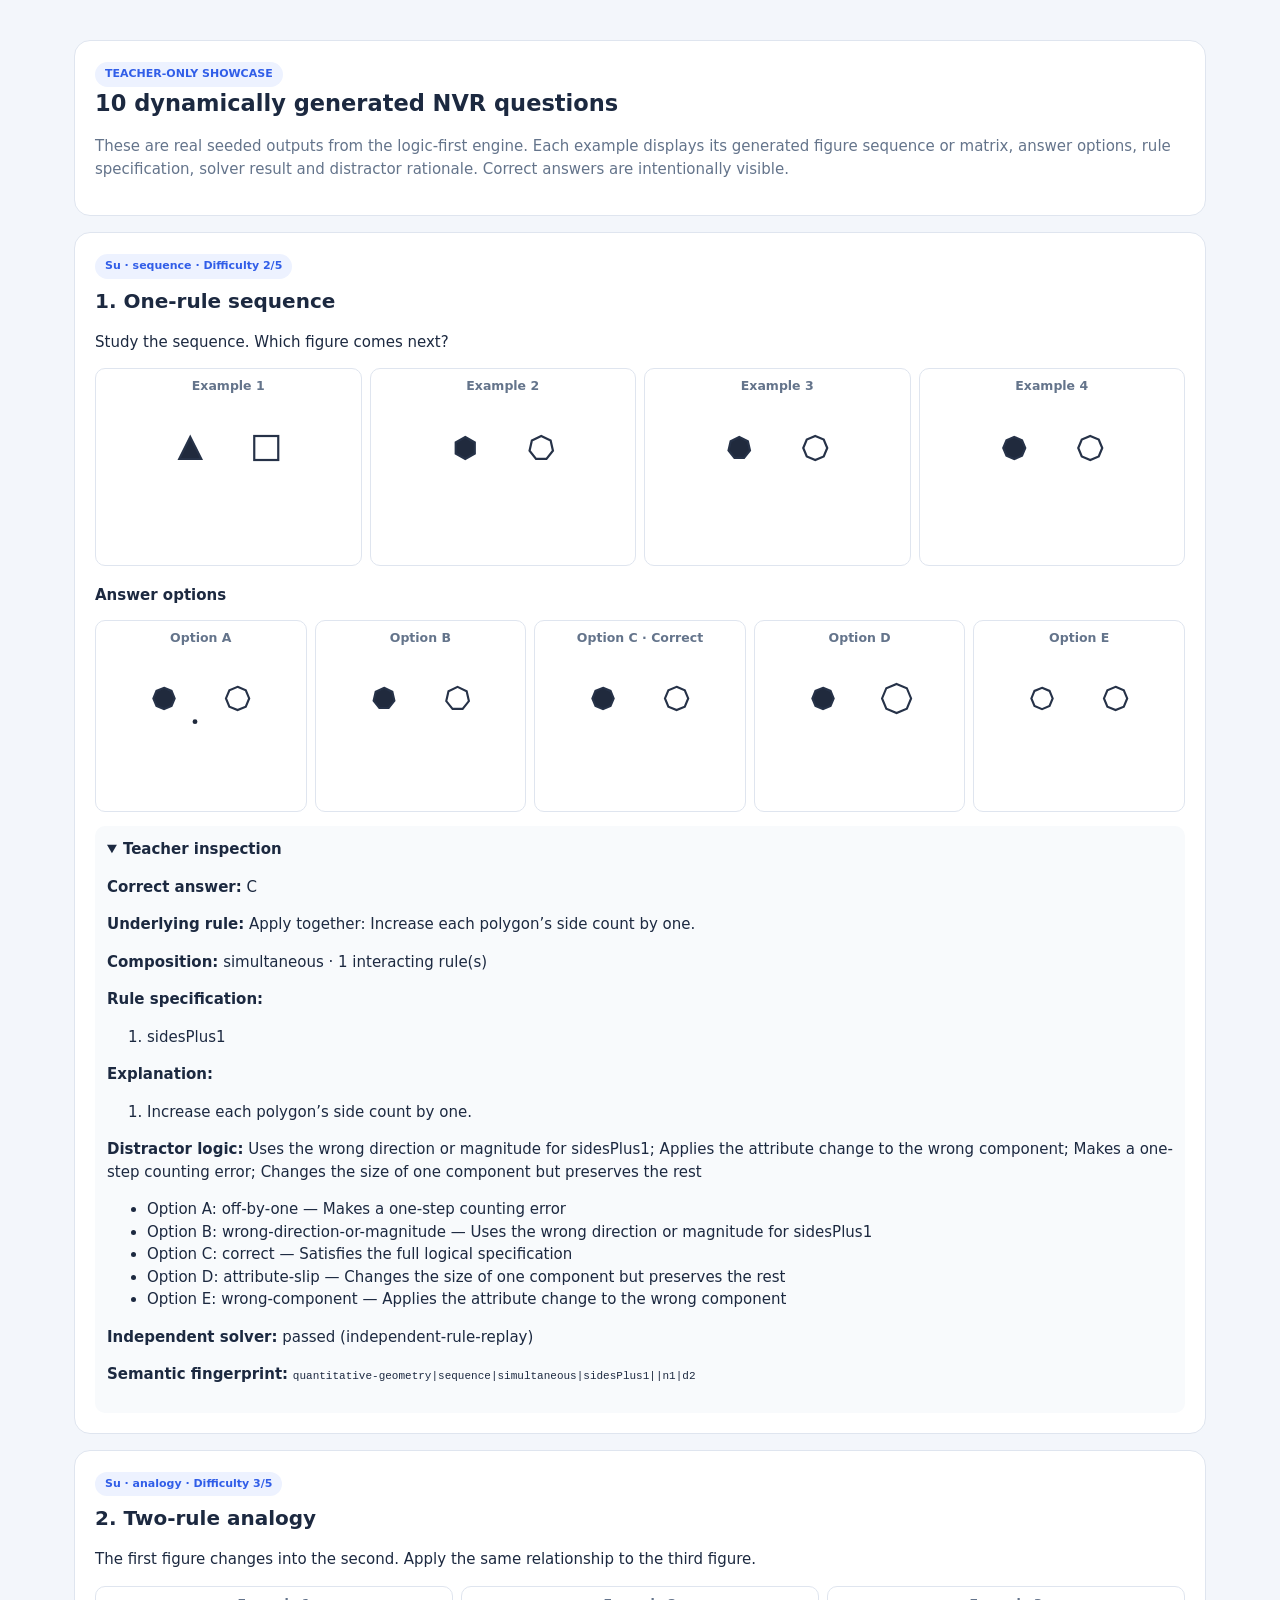
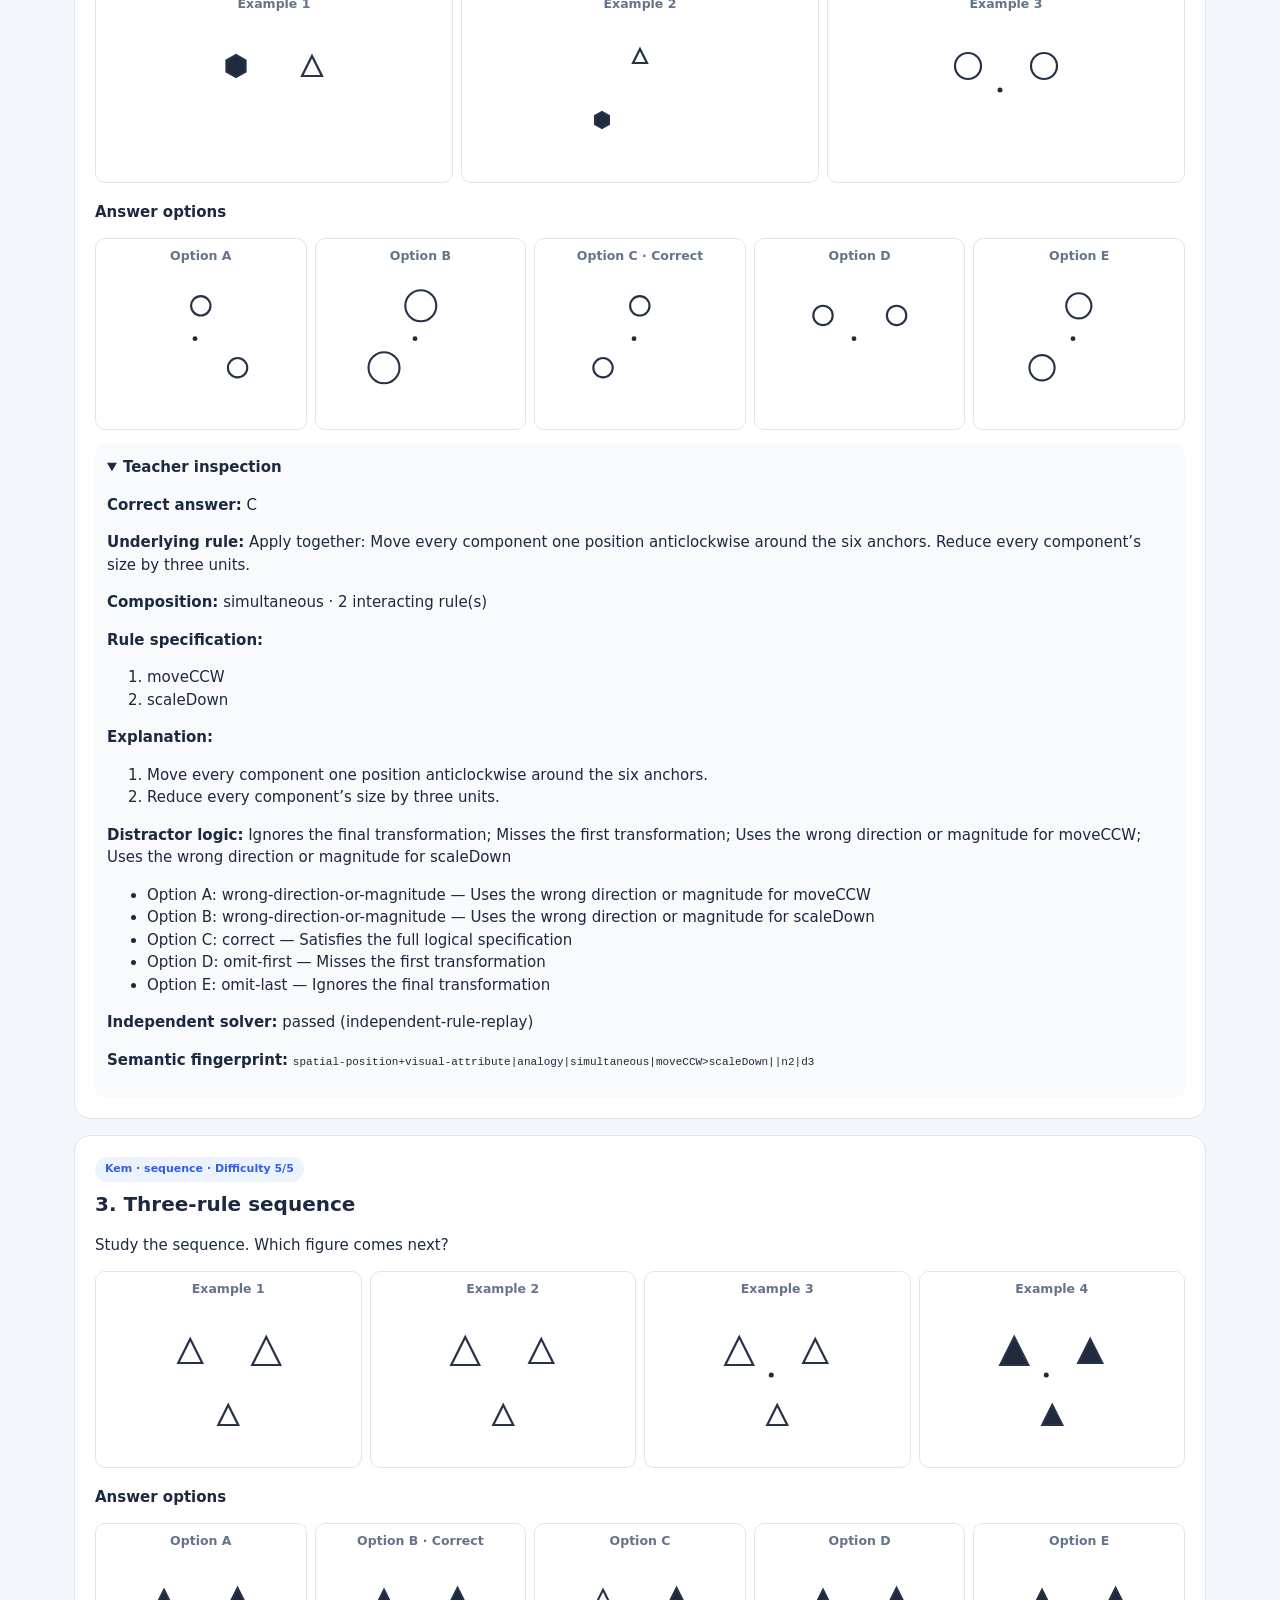
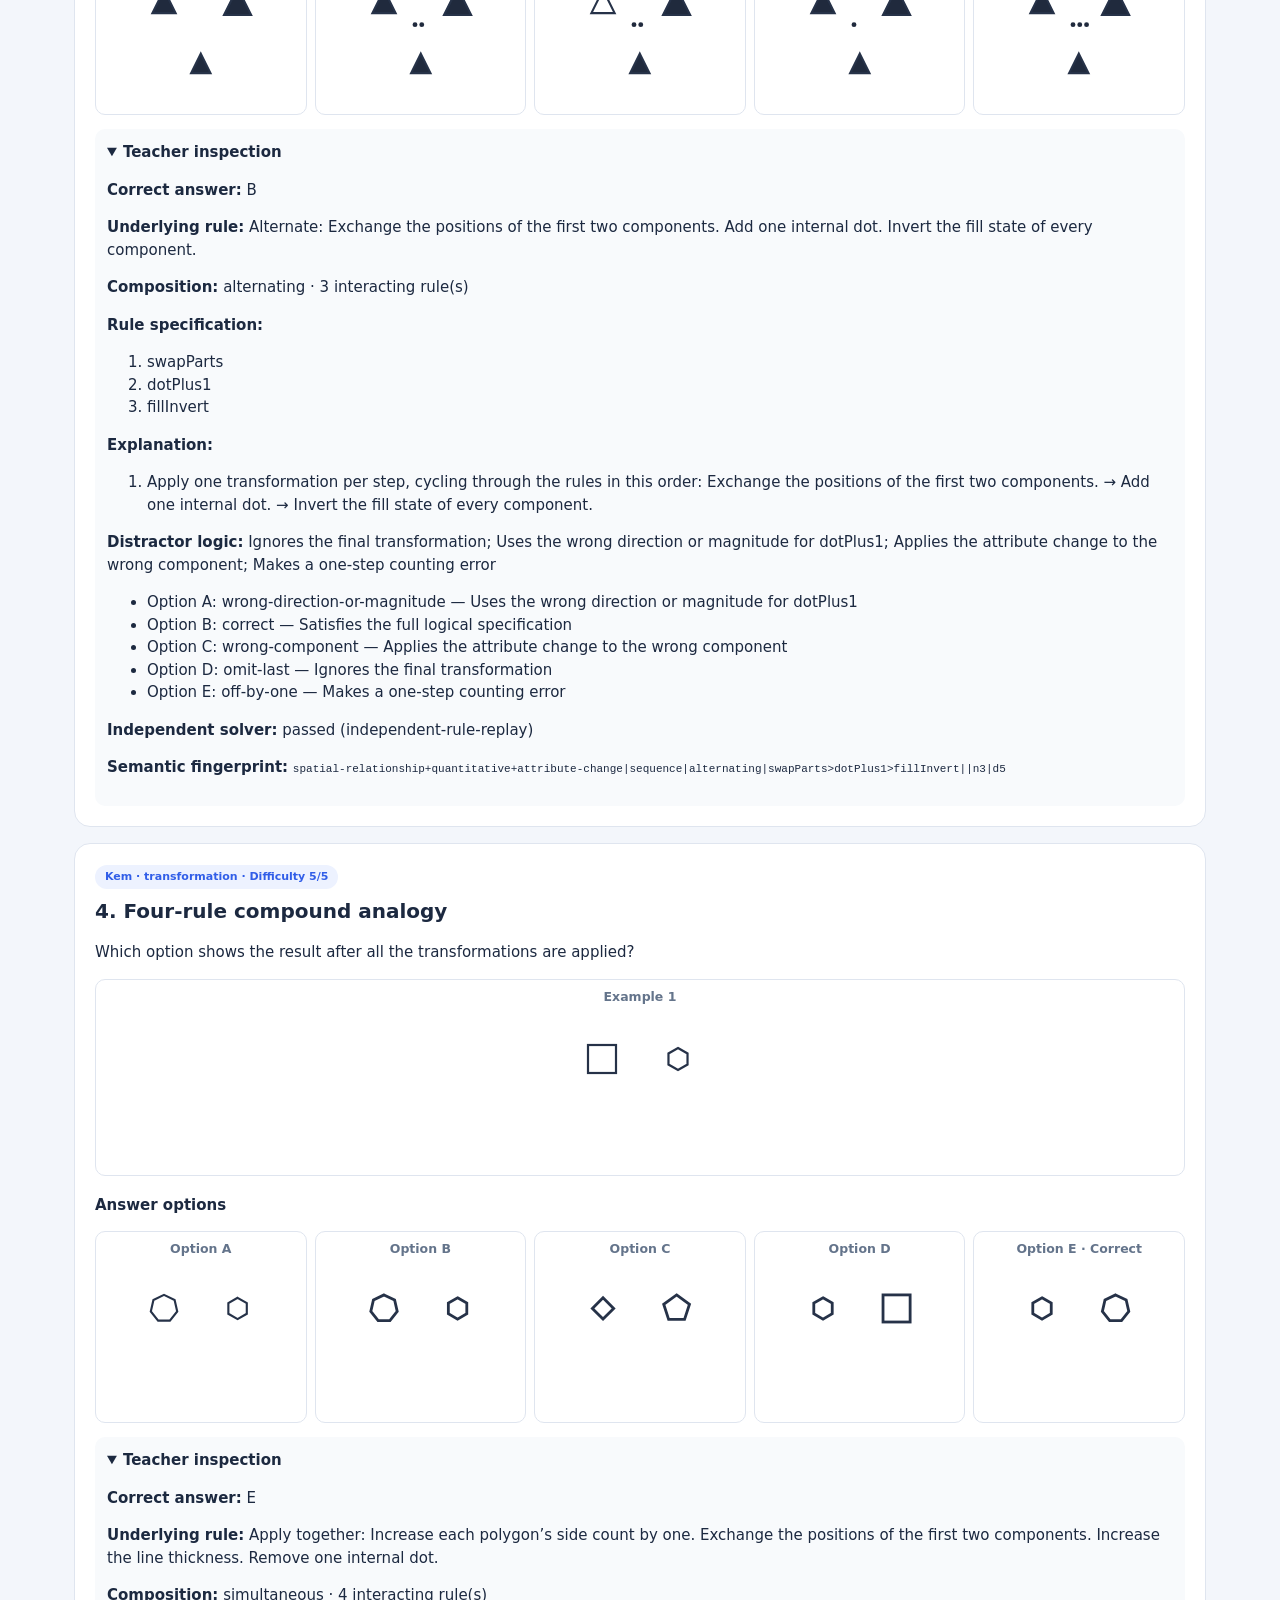
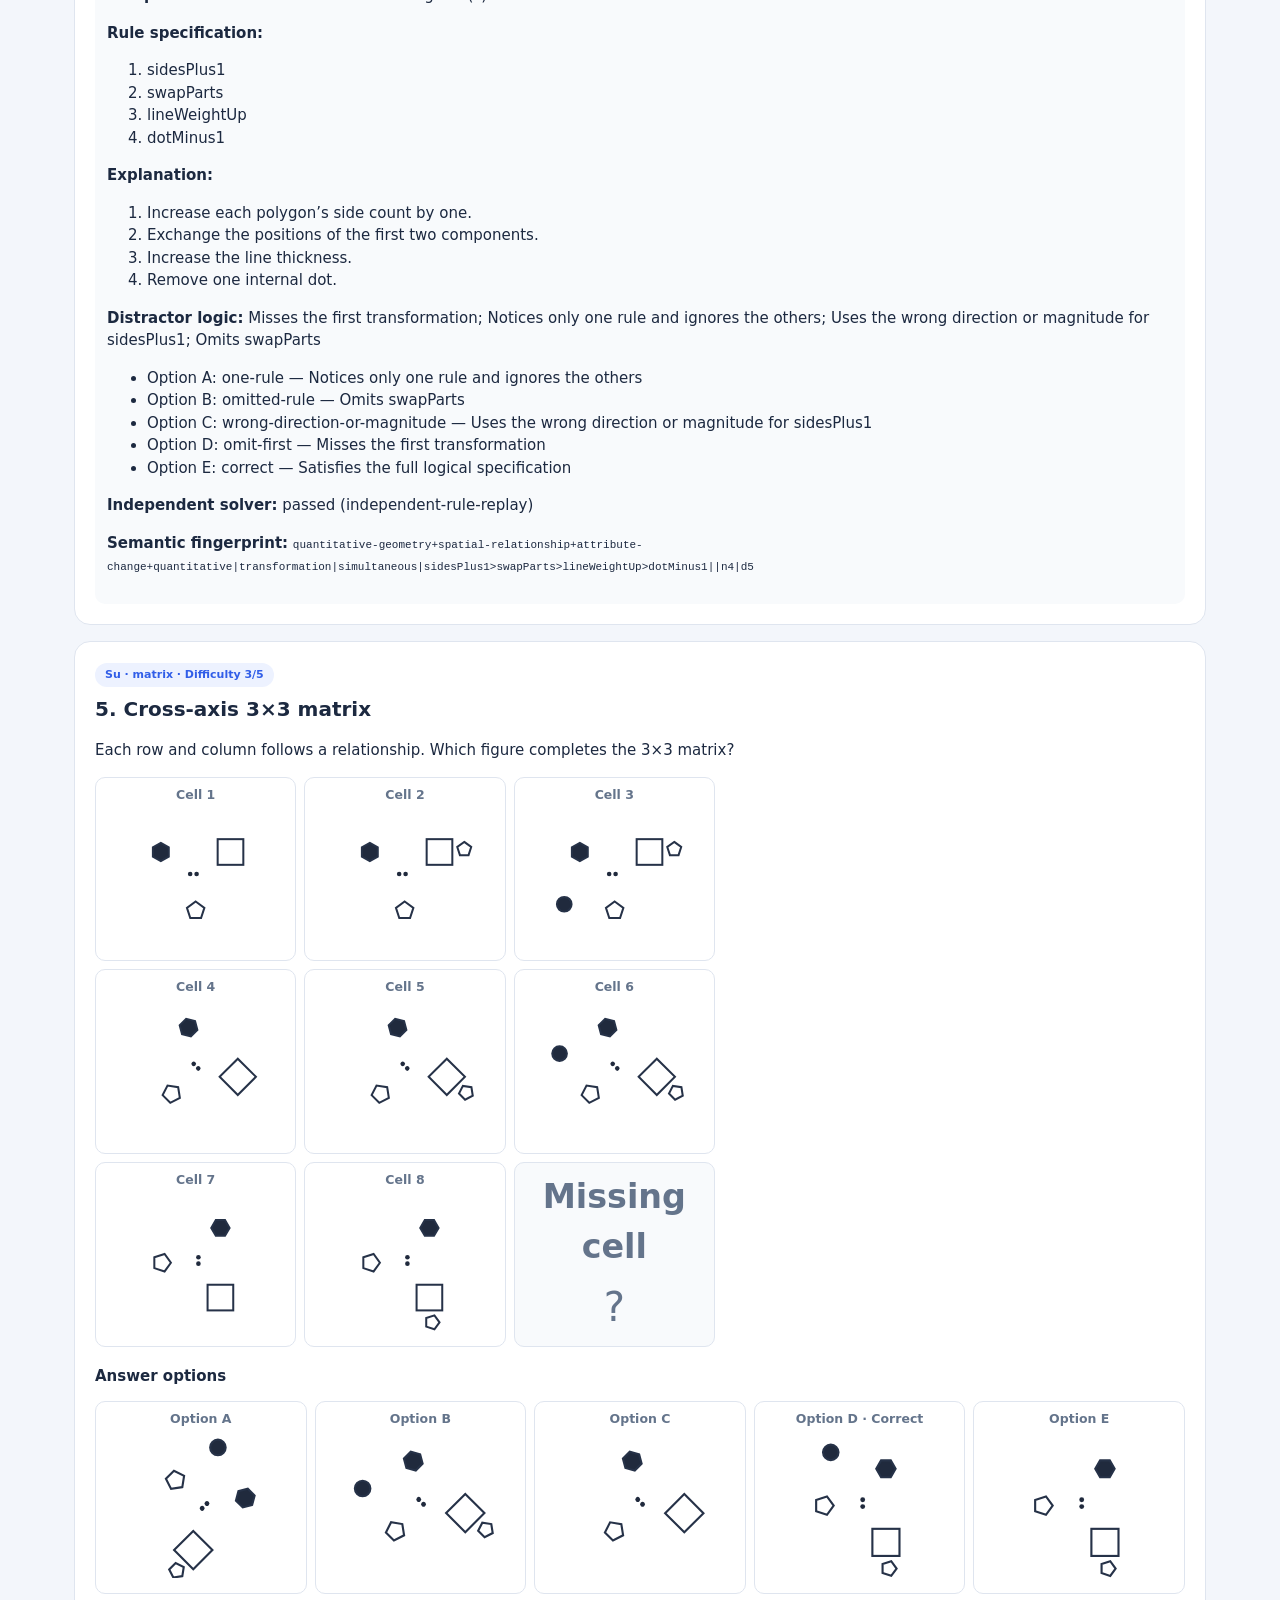
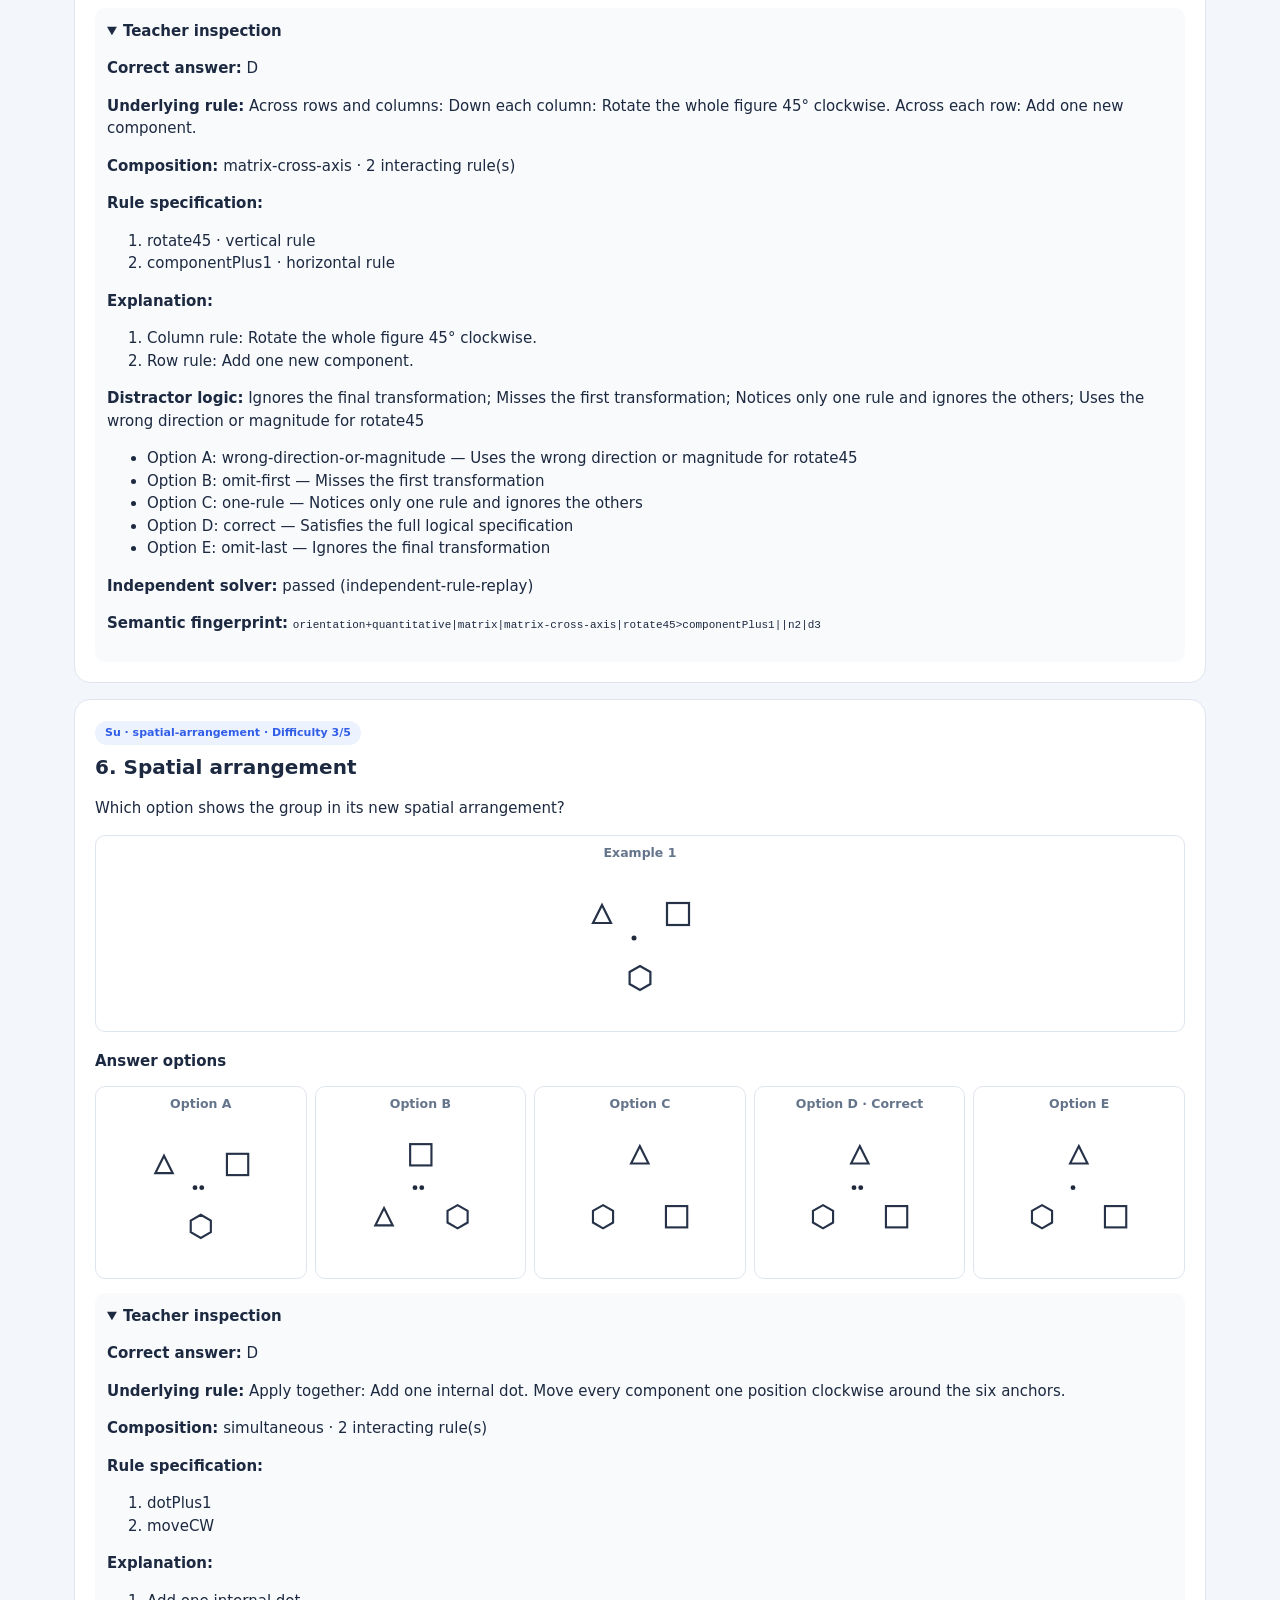
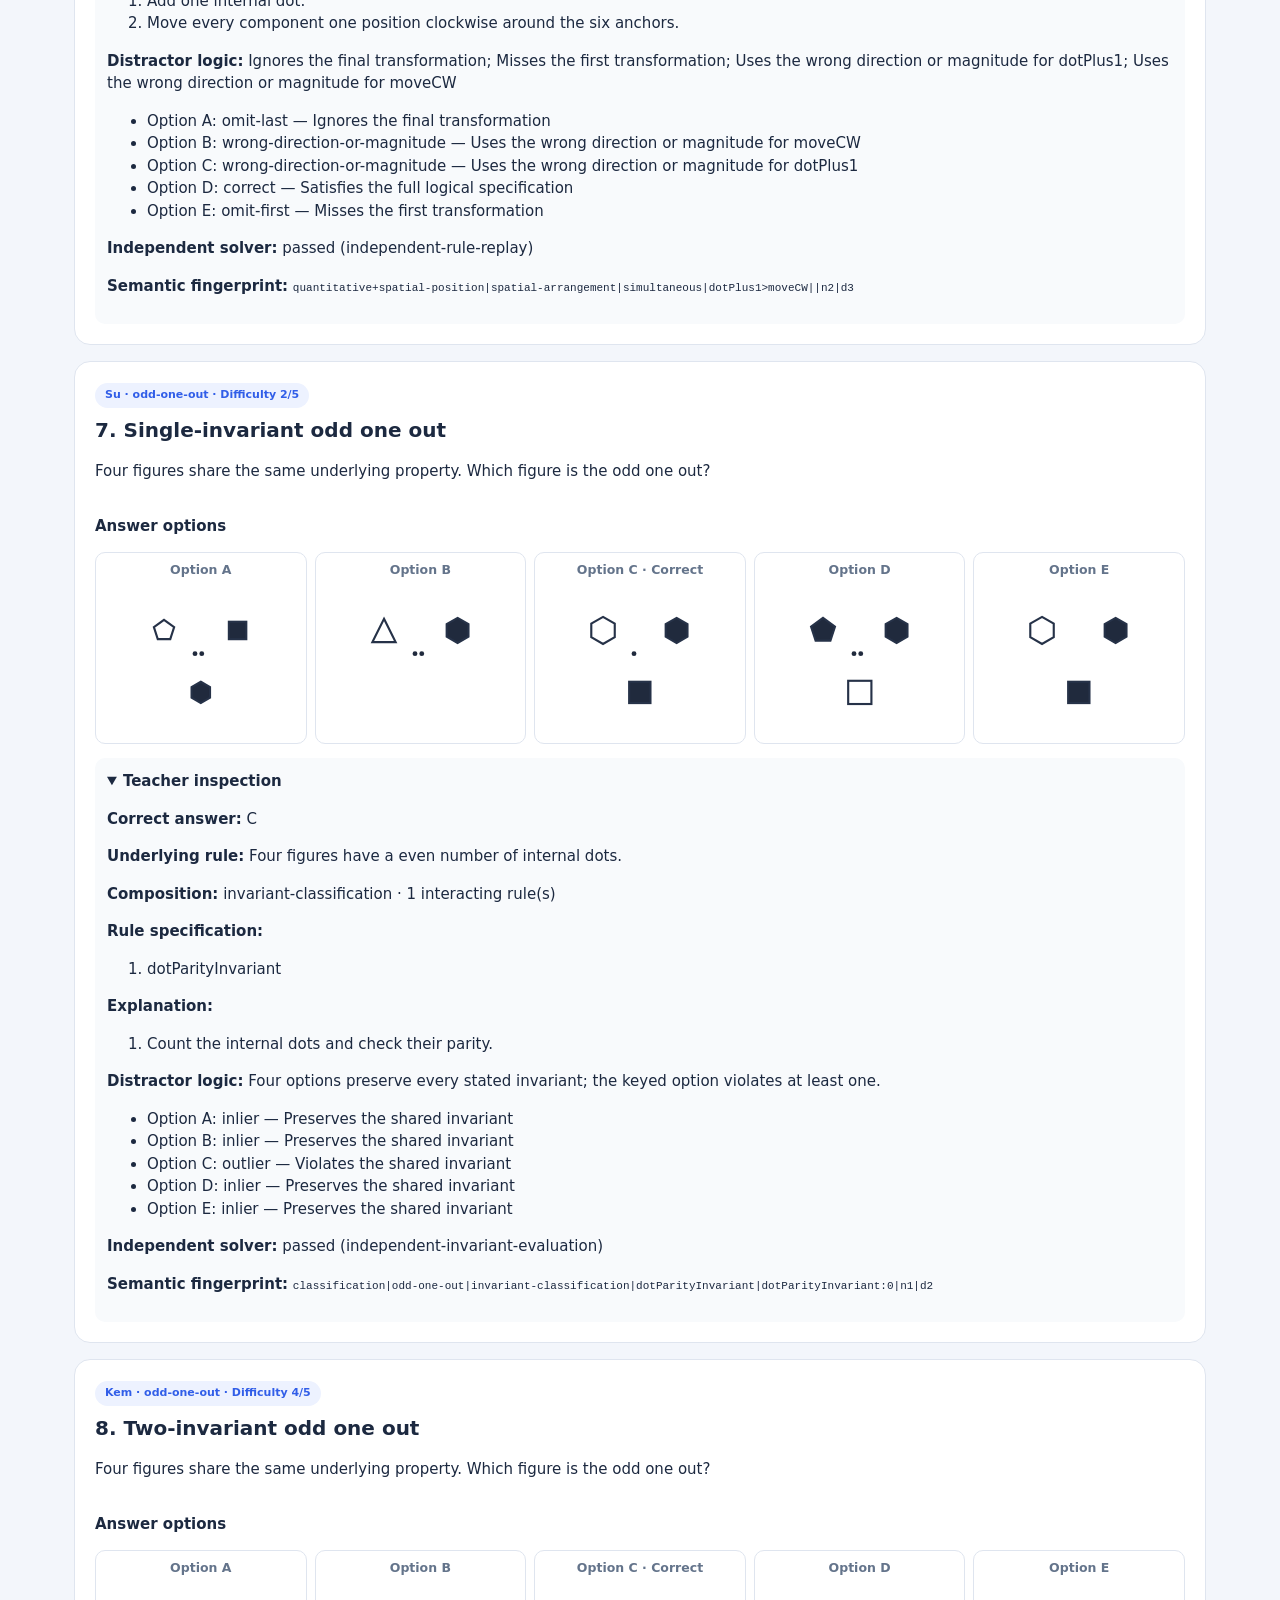
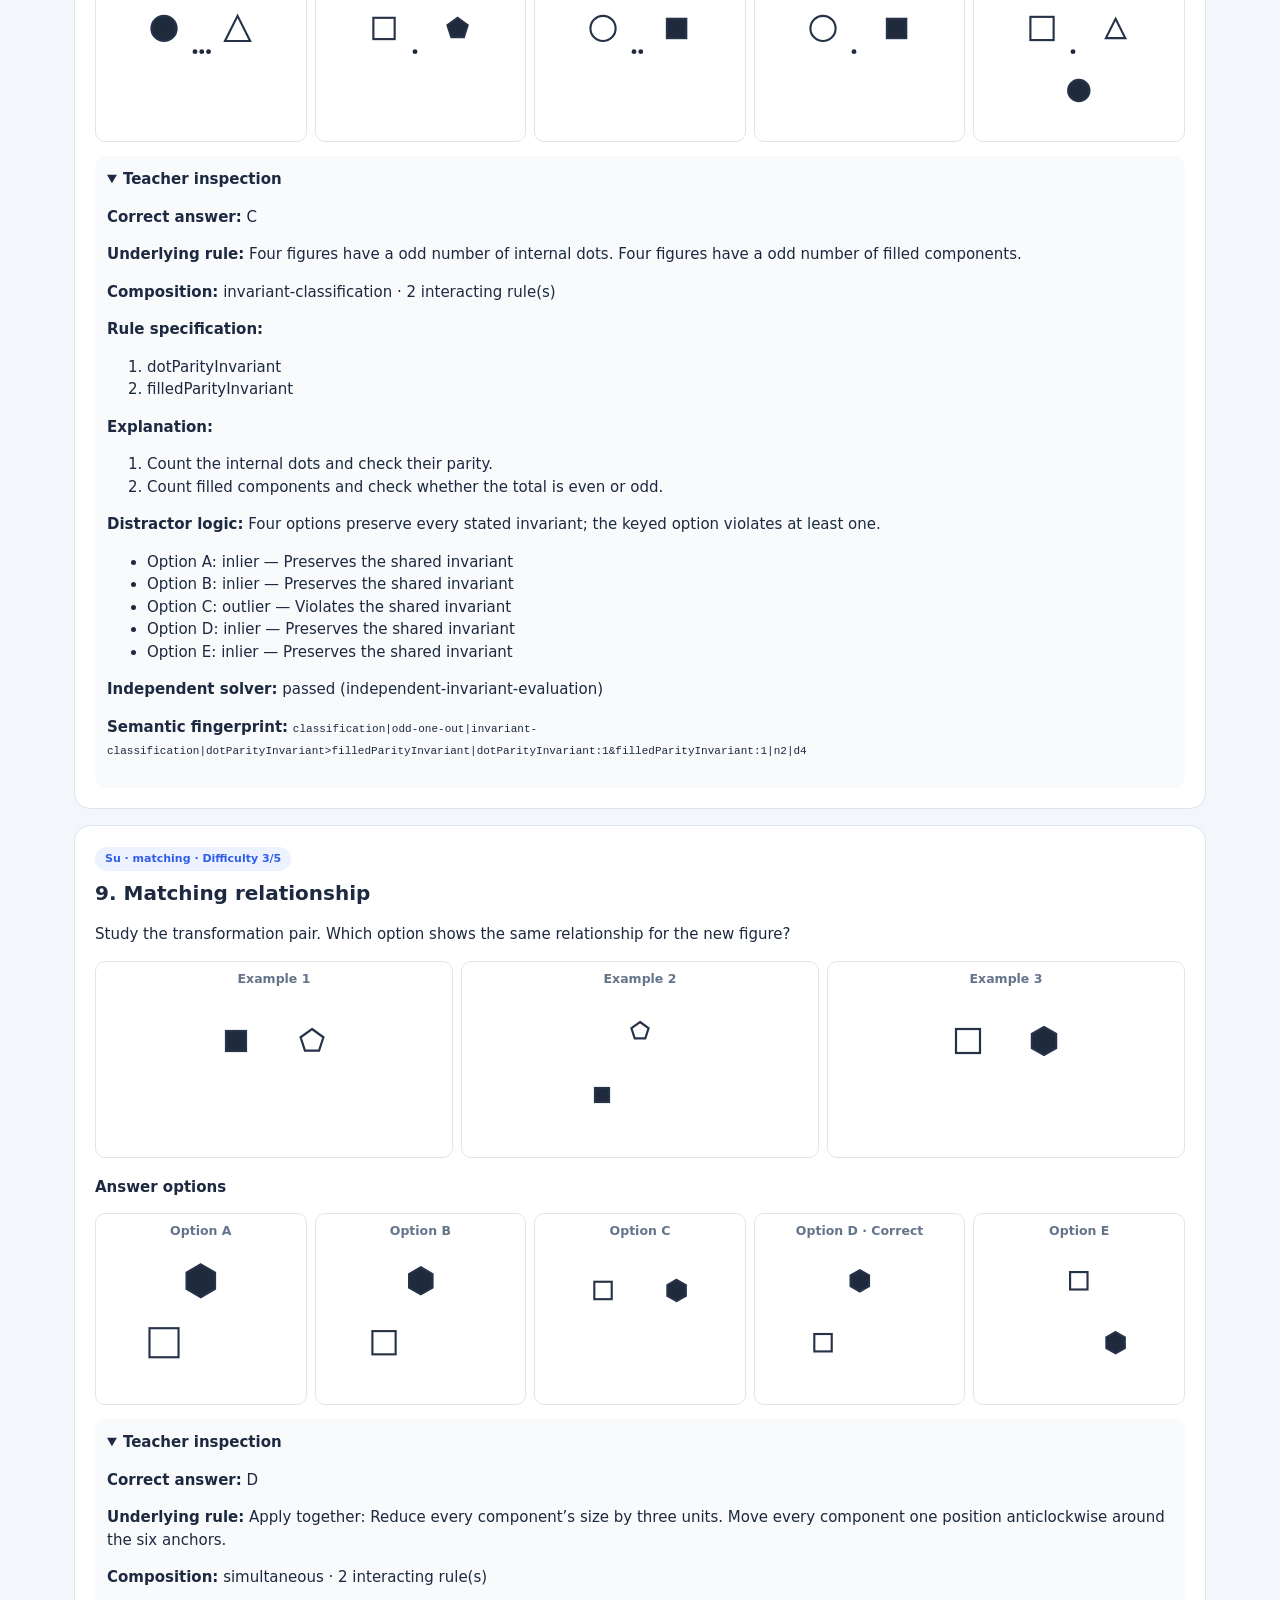
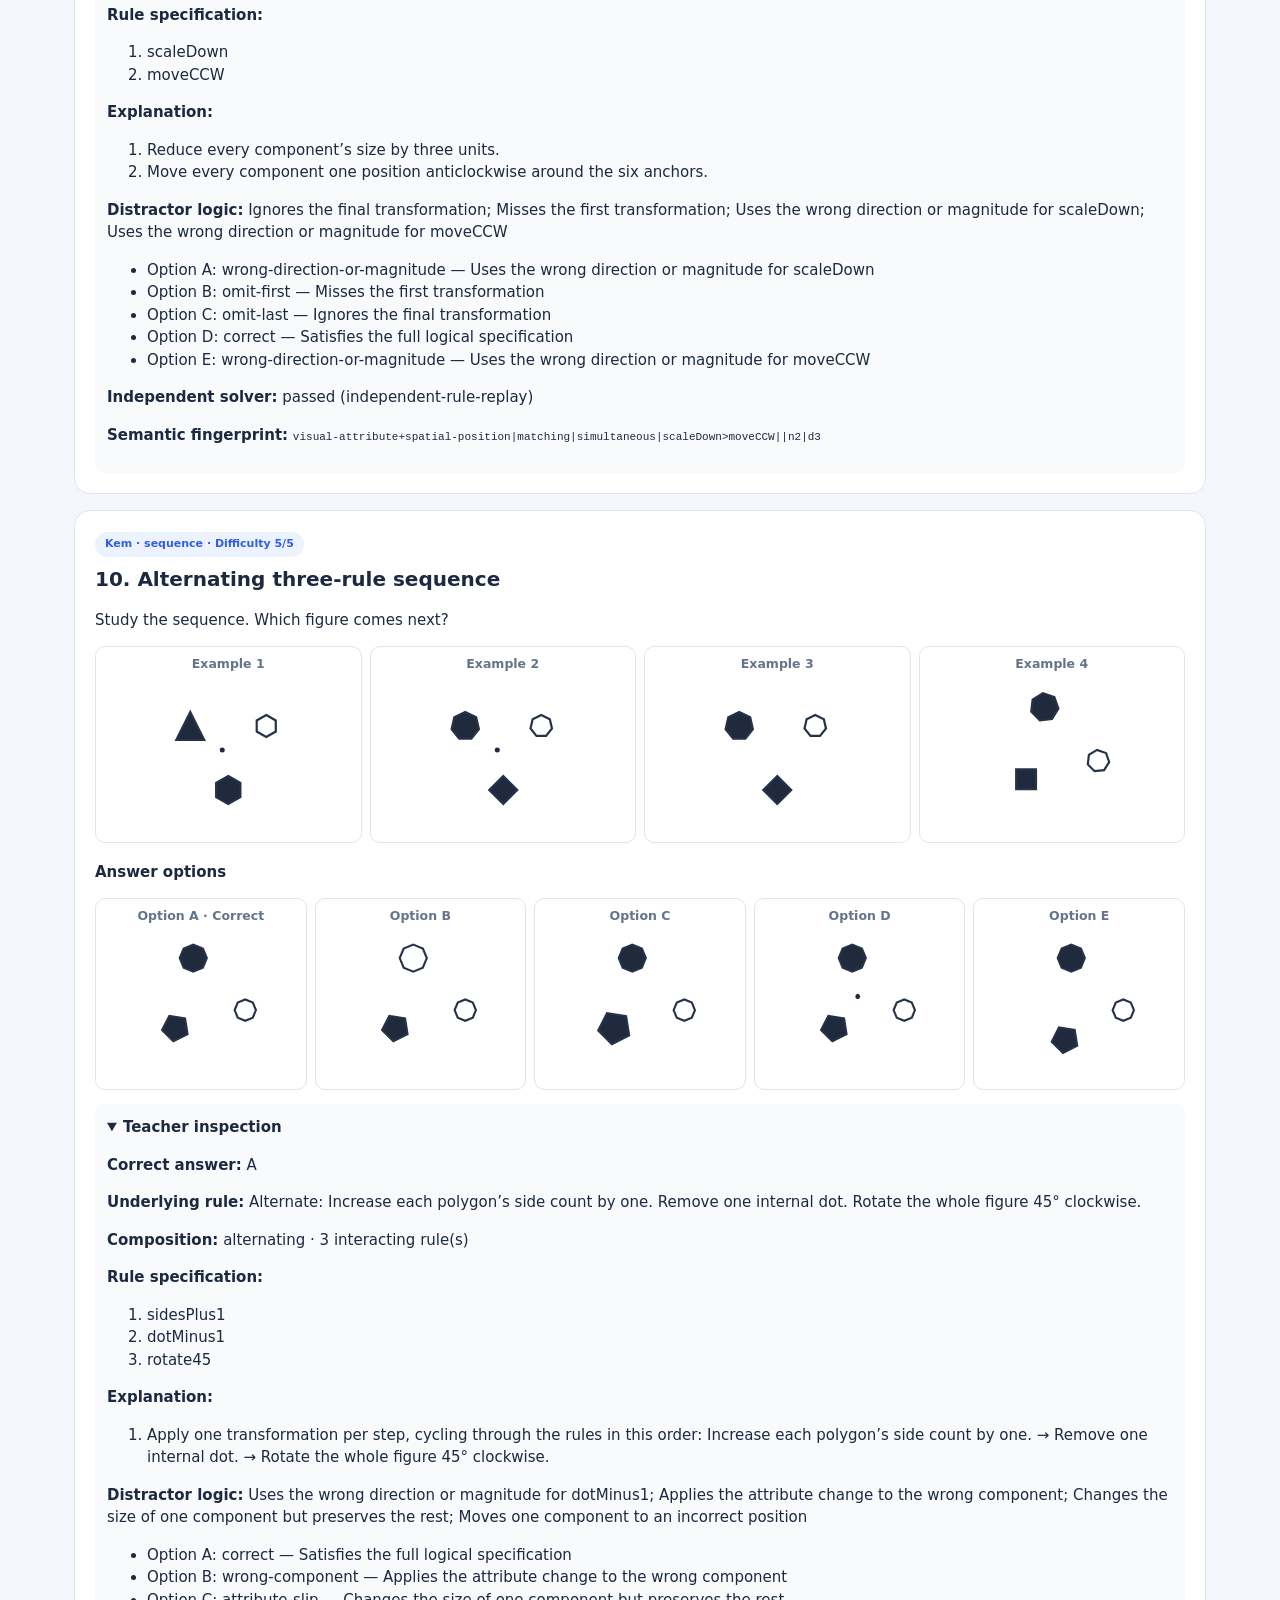
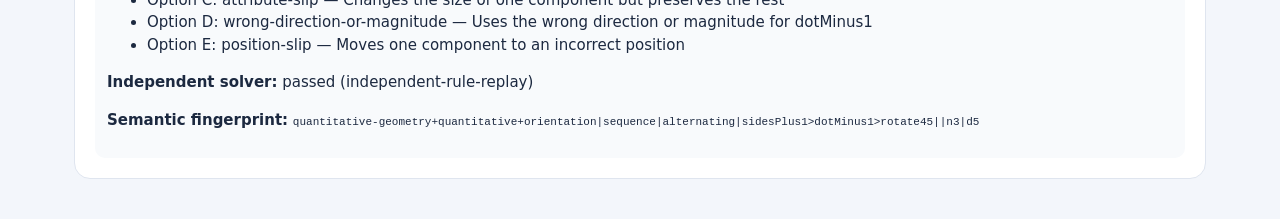
<file: dynamic-question-showcase.html>
<!doctype html><html lang="en"><head><meta charset="utf-8"><meta name="viewport" content="width=device-width,initial-scale=1"><title>Dynamic NVR Engine — 10 Generated Examples</title><style>*{box-sizing:border-box}body{margin:0;background:#f3f6fb;color:#1c2940;font:15px/1.5 system-ui,sans-serif}.wrap{max-width:1180px;margin:auto;padding:24px}.hero,.card{background:white;border:1px solid #dfe5ef;border-radius:16px;padding:20px;margin:16px 0}.hero h1{margin:0 0 6px}.muted{color:#64748b}.tag{display:inline-block;background:#edf2ff;color:#315ee8;border-radius:99px;padding:4px 10px;font-size:11px;font-weight:800}.figures{display:grid;grid-template-columns:repeat(auto-fit,minmax(120px,1fr));gap:8px;margin:14px 0}.figures.matrix{grid-template-columns:repeat(3,minmax(0,1fr));max-width:620px}.figure{border:1px solid #dfe5ef;border-radius:10px;padding:8px;text-align:center;min-width:0}.figure small{display:block;color:#64748b;font-weight:700;margin-bottom:4px}.figure svg{width:100%;height:auto;max-height:150px}.missing{display:grid;place-items:center;font-size:40px;color:#64748b;background:#f8fafc}.options{grid-template-columns:repeat(5,minmax(0,1fr))}h2{font-size:20px;margin:7px 0}h3{font-size:15px;margin:18px 0 8px}details{background:#f8fafc;padding:12px;border-radius:10px;margin-top:14px}summary{font-weight:800;cursor:pointer}code{overflow-wrap:anywhere;font-size:11px}@media(max-width:600px){.wrap{padding:10px}.card{padding:13px}.options{grid-template-columns:repeat(2,minmax(0,1fr))}.figures.matrix .figure svg{max-height:95px}}</style></head><body><main class="wrap"><section class="hero"><span class="tag">TEACHER-ONLY SHOWCASE</span><h1>10 dynamically generated NVR questions</h1><p class="muted">These are real seeded outputs from the logic-first engine. Each example displays its generated figure sequence or matrix, answer options, rule specification, solver result and distractor rationale. Correct answers are intentionally visible.</p></section><article class="card"><header><div><span class="tag">Su · sequence · Difficulty 2/5</span><h2>1. One-rule sequence</h2><p>Study the sequence. Which figure comes next?</p></div></header><div class="figures "><div class="figure"><small>Example 1</small><svg viewBox="0 0 200 150" role="img" aria-label="Example 1" preserveAspectRatio="xMidYMid meet"><g transform="translate(0 0)"><polygon points="62,37 73,59 51,59" fill="#202a3d" stroke="#263248" stroke-width="2.2"></polygon><rect x="126" y="36" width="24" height="24" fill="white" stroke="#263248" stroke-width="2.2"></rect></g></svg></div><div class="figure"><small>Example 2</small><svg viewBox="0 0 200 150" role="img" aria-label="Example 2" preserveAspectRatio="xMidYMid meet"><g transform="translate(0 0)"><polygon points="62,37 71.52627944162883,42.5 71.52627944162883,53.5 62,59 52.47372055837117,53.5 52.47372055837118,42.5" fill="#202a3d" stroke="#263248" stroke-width="2.2"></polygon><polygon points="138,36 147.38197778961637,40.5181223776952 149.69913494618189,50.67025120747577 143.2066048694107,58.81162641482903 132.7933951305893,58.81162641482903 126.30086505381811,50.67025120747577 128.61802221038363,40.5181223776952" fill="white" stroke="#263248" stroke-width="2.2"></polygon></g></svg></div><div class="figure"><small>Example 3</small><svg viewBox="0 0 200 150" role="img" aria-label="Example 3" preserveAspectRatio="xMidYMid meet"><g transform="translate(0 0)"><polygon points="62,37 70.60014630714832,41.14161217955393 72.72420703400006,50.44773027351946 66.77272113029314,57.91065754692661 57.22727886970686,57.91065754692661 51.27579296599994,50.44773027351946 53.39985369285167,41.14161217955393" fill="#202a3d" stroke="#263248" stroke-width="2.2"></polygon><polygon points="138,36 146.48528137423858,39.51471862576143 150,48 146.48528137423858,56.48528137423857 138,60 129.51471862576142,56.48528137423857 126,48 129.51471862576142,39.51471862576143" fill="white" stroke="#263248" stroke-width="2.2"></polygon></g></svg></div><div class="figure"><small>Example 4</small><svg viewBox="0 0 200 150" role="img" aria-label="Example 4" preserveAspectRatio="xMidYMid meet"><g transform="translate(0 0)"><polygon points="62,37 69.77817459305203,40.22182540694798 73,48 69.77817459305203,55.77817459305202 62,59 54.22182540694798,55.77817459305202 51,48 54.22182540694798,40.22182540694798" fill="#202a3d" stroke="#263248" stroke-width="2.2"></polygon><polygon points="138,36 146.48528137423858,39.51471862576143 150,48 146.48528137423858,56.48528137423857 138,60 129.51471862576142,56.48528137423857 126,48 129.51471862576142,39.51471862576143" fill="white" stroke="#263248" stroke-width="2.2"></polygon></g></svg></div></div><h3>Answer options</h3><div class="figures options"><div class="figure"><small>Option A</small><svg viewBox="0 0 200 150" role="img" aria-label="Option A" preserveAspectRatio="xMidYMid meet"><g transform="translate(0 0)"><polygon points="62,37 69.77817459305203,40.22182540694798 73,48 69.77817459305203,55.77817459305202 62,59 54.22182540694798,55.77817459305202 51,48 54.22182540694798,40.22182540694798" fill="#202a3d" stroke="#263248" stroke-width="2.2"></polygon><polygon points="138,36 146.48528137423858,39.51471862576143 150,48 146.48528137423858,56.48528137423857 138,60 129.51471862576142,56.48528137423857 126,48 129.51471862576142,39.51471862576143" fill="white" stroke="#263248" stroke-width="2.2"></polygon><circle cx="94" cy="72" r="2.5" fill="#202a3d"></circle></g></svg></div><div class="figure"><small>Option B</small><svg viewBox="0 0 200 150" role="img" aria-label="Option B" preserveAspectRatio="xMidYMid meet"><g transform="translate(0 0)"><polygon points="62,37 70.60014630714832,41.14161217955393 72.72420703400006,50.44773027351946 66.77272113029314,57.91065754692661 57.22727886970686,57.91065754692661 51.27579296599994,50.44773027351946 53.39985369285167,41.14161217955393" fill="#202a3d" stroke="#263248" stroke-width="2.2"></polygon><polygon points="138,36 147.38197778961637,40.5181223776952 149.69913494618189,50.67025120747577 143.2066048694107,58.81162641482903 132.7933951305893,58.81162641482903 126.30086505381811,50.67025120747577 128.61802221038363,40.5181223776952" fill="white" stroke="#263248" stroke-width="2.2"></polygon></g></svg></div><div class="figure"><small>Option C · Correct</small><svg viewBox="0 0 200 150" role="img" aria-label="Option C" preserveAspectRatio="xMidYMid meet"><g transform="translate(0 0)"><polygon points="62,37 69.77817459305203,40.22182540694798 73,48 69.77817459305203,55.77817459305202 62,59 54.22182540694798,55.77817459305202 51,48 54.22182540694798,40.22182540694798" fill="#202a3d" stroke="#263248" stroke-width="2.2"></polygon><polygon points="138,36 146.48528137423858,39.51471862576143 150,48 146.48528137423858,56.48528137423857 138,60 129.51471862576142,56.48528137423857 126,48 129.51471862576142,39.51471862576143" fill="white" stroke="#263248" stroke-width="2.2"></polygon></g></svg></div><div class="figure"><small>Option D</small><svg viewBox="0 0 200 150" role="img" aria-label="Option D" preserveAspectRatio="xMidYMid meet"><g transform="translate(0 0)"><polygon points="62,37 69.77817459305203,40.22182540694798 73,48 69.77817459305203,55.77817459305202 62,59 54.22182540694798,55.77817459305202 51,48 54.22182540694798,40.22182540694798" fill="#202a3d" stroke="#263248" stroke-width="2.2"></polygon><polygon points="138,33 148.6066017177982,37.39339828220179 153,48 148.6066017177982,58.60660171779821 138,63 127.39339828220179,58.60660171779821 123,48 127.39339828220179,37.39339828220179" fill="white" stroke="#263248" stroke-width="2.2"></polygon></g></svg></div><div class="figure"><small>Option E</small><svg viewBox="0 0 200 150" role="img" aria-label="Option E" preserveAspectRatio="xMidYMid meet"><g transform="translate(0 0)"><polygon points="62,37 69.77817459305203,40.22182540694798 73,48 69.77817459305203,55.77817459305202 62,59 54.22182540694798,55.77817459305202 51,48 54.22182540694798,40.22182540694798" fill="white" stroke="#263248" stroke-width="2.2"></polygon><polygon points="138,36 146.48528137423858,39.51471862576143 150,48 146.48528137423858,56.48528137423857 138,60 129.51471862576142,56.48528137423857 126,48 129.51471862576142,39.51471862576143" fill="white" stroke="#263248" stroke-width="2.2"></polygon></g></svg></div></div><details open><summary>Teacher inspection</summary><p><b>Correct answer:</b> C</p><p><b>Underlying rule:</b> Apply together: Increase each polygon’s side count by one.</p><p><b>Composition:</b> simultaneous · 1 interacting rule(s)</p><p><b>Rule specification:</b></p><ol><li>sidesPlus1</li></ol><p><b>Explanation:</b></p><ol><li>Increase each polygon’s side count by one.</li></ol><p><b>Distractor logic:</b> Uses the wrong direction or magnitude for sidesPlus1; Applies the attribute change to the wrong component; Makes a one-step counting error; Changes the size of one component but preserves the rest</p><ul><li>Option A: off-by-one — Makes a one-step counting error</li><li>Option B: wrong-direction-or-magnitude — Uses the wrong direction or magnitude for sidesPlus1</li><li>Option C: correct — Satisfies the full logical specification</li><li>Option D: attribute-slip — Changes the size of one component but preserves the rest</li><li>Option E: wrong-component — Applies the attribute change to the wrong component</li></ul><p><b>Independent solver:</b> passed (independent-rule-replay)</p><p><b>Semantic fingerprint:</b> <code>quantitative-geometry|sequence|simultaneous|sidesPlus1||n1|d2</code></p></details></article><article class="card"><header><div><span class="tag">Su · analogy · Difficulty 3/5</span><h2>2. Two-rule analogy</h2><p>The first figure changes into the second. Apply the same relationship to the third figure.</p></div></header><div class="figures "><div class="figure"><small>Example 1</small><svg viewBox="0 0 200 150" role="img" aria-label="Example 1" preserveAspectRatio="xMidYMid meet"><g transform="translate(0 0)"><polygon points="62,37 71.52627944162883,42.5 71.52627944162883,53.5 62,59 52.47372055837117,53.5 52.47372055837118,42.5" fill="#202a3d" stroke="#263248" stroke-width="2.2"></polygon><polygon points="138,38 148,58 128,58" fill="white" stroke="#263248" stroke-width="2.2"></polygon></g></svg></div><div class="figure"><small>Example 2</small><svg viewBox="0 0 200 150" role="img" aria-label="Example 2" preserveAspectRatio="xMidYMid meet"><g transform="translate(0 0)"><polygon points="62,94 68.92820323027551,98 68.92820323027551,106 62,110 55.07179676972449,106 55.07179676972449,98" fill="#202a3d" stroke="#263248" stroke-width="2.2"></polygon><polygon points="100,31 107,45 93,45" fill="white" stroke="#263248" stroke-width="2.2"></polygon></g></svg></div><div class="figure"><small>Example 3</small><svg viewBox="0 0 200 150" role="img" aria-label="Example 3" preserveAspectRatio="xMidYMid meet"><g transform="translate(0 0)"><circle cx="62" cy="48" r="13" fill="white" stroke="#263248" stroke-width="2.2"></circle><circle cx="138" cy="48" r="13" fill="white" stroke="#263248" stroke-width="2.2"></circle><circle cx="94" cy="72" r="2.5" fill="#202a3d"></circle></g></svg></div></div><h3>Answer options</h3><div class="figures options"><div class="figure"><small>Option A</small><svg viewBox="0 0 200 150" role="img" aria-label="Option A" preserveAspectRatio="xMidYMid meet"><g transform="translate(0 0)"><circle cx="100" cy="38" r="10" fill="white" stroke="#263248" stroke-width="2.2"></circle><circle cx="138" cy="102" r="10" fill="white" stroke="#263248" stroke-width="2.2"></circle><circle cx="94" cy="72" r="2.5" fill="#202a3d"></circle></g></svg></div><div class="figure"><small>Option B</small><svg viewBox="0 0 200 150" role="img" aria-label="Option B" preserveAspectRatio="xMidYMid meet"><g transform="translate(0 0)"><circle cx="62" cy="102" r="16" fill="white" stroke="#263248" stroke-width="2.2"></circle><circle cx="100" cy="38" r="16" fill="white" stroke="#263248" stroke-width="2.2"></circle><circle cx="94" cy="72" r="2.5" fill="#202a3d"></circle></g></svg></div><div class="figure"><small>Option C · Correct</small><svg viewBox="0 0 200 150" role="img" aria-label="Option C" preserveAspectRatio="xMidYMid meet"><g transform="translate(0 0)"><circle cx="62" cy="102" r="10" fill="white" stroke="#263248" stroke-width="2.2"></circle><circle cx="100" cy="38" r="10" fill="white" stroke="#263248" stroke-width="2.2"></circle><circle cx="94" cy="72" r="2.5" fill="#202a3d"></circle></g></svg></div><div class="figure"><small>Option D</small><svg viewBox="0 0 200 150" role="img" aria-label="Option D" preserveAspectRatio="xMidYMid meet"><g transform="translate(0 0)"><circle cx="62" cy="48" r="10" fill="white" stroke="#263248" stroke-width="2.2"></circle><circle cx="138" cy="48" r="10" fill="white" stroke="#263248" stroke-width="2.2"></circle><circle cx="94" cy="72" r="2.5" fill="#202a3d"></circle></g></svg></div><div class="figure"><small>Option E</small><svg viewBox="0 0 200 150" role="img" aria-label="Option E" preserveAspectRatio="xMidYMid meet"><g transform="translate(0 0)"><circle cx="62" cy="102" r="13" fill="white" stroke="#263248" stroke-width="2.2"></circle><circle cx="100" cy="38" r="13" fill="white" stroke="#263248" stroke-width="2.2"></circle><circle cx="94" cy="72" r="2.5" fill="#202a3d"></circle></g></svg></div></div><details open><summary>Teacher inspection</summary><p><b>Correct answer:</b> C</p><p><b>Underlying rule:</b> Apply together: Move every component one position anticlockwise around the six anchors. Reduce every component’s size by three units.</p><p><b>Composition:</b> simultaneous · 2 interacting rule(s)</p><p><b>Rule specification:</b></p><ol><li>moveCCW</li><li>scaleDown</li></ol><p><b>Explanation:</b></p><ol><li>Move every component one position anticlockwise around the six anchors.</li><li>Reduce every component’s size by three units.</li></ol><p><b>Distractor logic:</b> Ignores the final transformation; Misses the first transformation; Uses the wrong direction or magnitude for moveCCW; Uses the wrong direction or magnitude for scaleDown</p><ul><li>Option A: wrong-direction-or-magnitude — Uses the wrong direction or magnitude for moveCCW</li><li>Option B: wrong-direction-or-magnitude — Uses the wrong direction or magnitude for scaleDown</li><li>Option C: correct — Satisfies the full logical specification</li><li>Option D: omit-first — Misses the first transformation</li><li>Option E: omit-last — Ignores the final transformation</li></ul><p><b>Independent solver:</b> passed (independent-rule-replay)</p><p><b>Semantic fingerprint:</b> <code>spatial-position+visual-attribute|analogy|simultaneous|moveCCW&gt;scaleDown||n2|d3</code></p></details></article><article class="card"><header><div><span class="tag">Kem · sequence · Difficulty 5/5</span><h2>3. Three-rule sequence</h2><p>Study the sequence. Which figure comes next?</p></div></header><div class="figures "><div class="figure"><small>Example 1</small><svg viewBox="0 0 200 150" role="img" aria-label="Example 1" preserveAspectRatio="xMidYMid meet"><g transform="translate(0 0)"><polygon points="62,36 74,60 50,60" fill="white" stroke="#263248" stroke-width="2.2"></polygon><polygon points="138,34 152,62 124,62" fill="white" stroke="#263248" stroke-width="2.2"></polygon><polygon points="100,102 110,122 90,122" fill="white" stroke="#263248" stroke-width="2.2"></polygon></g></svg></div><div class="figure"><small>Example 2</small><svg viewBox="0 0 200 150" role="img" aria-label="Example 2" preserveAspectRatio="xMidYMid meet"><g transform="translate(0 0)"><polygon points="138,36 150,60 126,60" fill="white" stroke="#263248" stroke-width="2.2"></polygon><polygon points="62,34 76,62 48,62" fill="white" stroke="#263248" stroke-width="2.2"></polygon><polygon points="100,102 110,122 90,122" fill="white" stroke="#263248" stroke-width="2.2"></polygon></g></svg></div><div class="figure"><small>Example 3</small><svg viewBox="0 0 200 150" role="img" aria-label="Example 3" preserveAspectRatio="xMidYMid meet"><g transform="translate(0 0)"><polygon points="138,36 150,60 126,60" fill="white" stroke="#263248" stroke-width="2.2"></polygon><polygon points="62,34 76,62 48,62" fill="white" stroke="#263248" stroke-width="2.2"></polygon><polygon points="100,102 110,122 90,122" fill="white" stroke="#263248" stroke-width="2.2"></polygon><circle cx="94" cy="72" r="2.5" fill="#202a3d"></circle></g></svg></div><div class="figure"><small>Example 4</small><svg viewBox="0 0 200 150" role="img" aria-label="Example 4" preserveAspectRatio="xMidYMid meet"><g transform="translate(0 0)"><polygon points="138,36 150,60 126,60" fill="#202a3d" stroke="#263248" stroke-width="2.2"></polygon><polygon points="62,34 76,62 48,62" fill="#202a3d" stroke="#263248" stroke-width="2.2"></polygon><polygon points="100,102 110,122 90,122" fill="#202a3d" stroke="#263248" stroke-width="2.2"></polygon><circle cx="94" cy="72" r="2.5" fill="#202a3d"></circle></g></svg></div></div><h3>Answer options</h3><div class="figures options"><div class="figure"><small>Option A</small><svg viewBox="0 0 200 150" role="img" aria-label="Option A" preserveAspectRatio="xMidYMid meet"><g transform="translate(0 0)"><polygon points="62,36 74,60 50,60" fill="#202a3d" stroke="#263248" stroke-width="2.2"></polygon><polygon points="138,34 152,62 124,62" fill="#202a3d" stroke="#263248" stroke-width="2.2"></polygon><polygon points="100,102 110,122 90,122" fill="#202a3d" stroke="#263248" stroke-width="2.2"></polygon></g></svg></div><div class="figure"><small>Option B · Correct</small><svg viewBox="0 0 200 150" role="img" aria-label="Option B" preserveAspectRatio="xMidYMid meet"><g transform="translate(0 0)"><polygon points="62,36 74,60 50,60" fill="#202a3d" stroke="#263248" stroke-width="2.2"></polygon><polygon points="138,34 152,62 124,62" fill="#202a3d" stroke="#263248" stroke-width="2.2"></polygon><polygon points="100,102 110,122 90,122" fill="#202a3d" stroke="#263248" stroke-width="2.2"></polygon><circle cx="94" cy="72" r="2.5" fill="#202a3d"></circle><circle cx="101" cy="72" r="2.5" fill="#202a3d"></circle></g></svg></div><div class="figure"><small>Option C</small><svg viewBox="0 0 200 150" role="img" aria-label="Option C" preserveAspectRatio="xMidYMid meet"><g transform="translate(0 0)"><polygon points="62,36 74,60 50,60" fill="white" stroke="#263248" stroke-width="2.2"></polygon><polygon points="138,34 152,62 124,62" fill="#202a3d" stroke="#263248" stroke-width="2.2"></polygon><polygon points="100,102 110,122 90,122" fill="#202a3d" stroke="#263248" stroke-width="2.2"></polygon><circle cx="94" cy="72" r="2.5" fill="#202a3d"></circle><circle cx="101" cy="72" r="2.5" fill="#202a3d"></circle></g></svg></div><div class="figure"><small>Option D</small><svg viewBox="0 0 200 150" role="img" aria-label="Option D" preserveAspectRatio="xMidYMid meet"><g transform="translate(0 0)"><polygon points="62,36 74,60 50,60" fill="#202a3d" stroke="#263248" stroke-width="2.2"></polygon><polygon points="138,34 152,62 124,62" fill="#202a3d" stroke="#263248" stroke-width="2.2"></polygon><polygon points="100,102 110,122 90,122" fill="#202a3d" stroke="#263248" stroke-width="2.2"></polygon><circle cx="94" cy="72" r="2.5" fill="#202a3d"></circle></g></svg></div><div class="figure"><small>Option E</small><svg viewBox="0 0 200 150" role="img" aria-label="Option E" preserveAspectRatio="xMidYMid meet"><g transform="translate(0 0)"><polygon points="62,36 74,60 50,60" fill="#202a3d" stroke="#263248" stroke-width="2.2"></polygon><polygon points="138,34 152,62 124,62" fill="#202a3d" stroke="#263248" stroke-width="2.2"></polygon><polygon points="100,102 110,122 90,122" fill="#202a3d" stroke="#263248" stroke-width="2.2"></polygon><circle cx="94" cy="72" r="2.5" fill="#202a3d"></circle><circle cx="101" cy="72" r="2.5" fill="#202a3d"></circle><circle cx="108" cy="72" r="2.5" fill="#202a3d"></circle></g></svg></div></div><details open><summary>Teacher inspection</summary><p><b>Correct answer:</b> B</p><p><b>Underlying rule:</b> Alternate: Exchange the positions of the first two components. Add one internal dot. Invert the fill state of every component.</p><p><b>Composition:</b> alternating · 3 interacting rule(s)</p><p><b>Rule specification:</b></p><ol><li>swapParts</li><li>dotPlus1</li><li>fillInvert</li></ol><p><b>Explanation:</b></p><ol><li>Apply one transformation per step, cycling through the rules in this order: Exchange the positions of the first two components. → Add one internal dot. → Invert the fill state of every component.</li></ol><p><b>Distractor logic:</b> Ignores the final transformation; Uses the wrong direction or magnitude for dotPlus1; Applies the attribute change to the wrong component; Makes a one-step counting error</p><ul><li>Option A: wrong-direction-or-magnitude — Uses the wrong direction or magnitude for dotPlus1</li><li>Option B: correct — Satisfies the full logical specification</li><li>Option C: wrong-component — Applies the attribute change to the wrong component</li><li>Option D: omit-last — Ignores the final transformation</li><li>Option E: off-by-one — Makes a one-step counting error</li></ul><p><b>Independent solver:</b> passed (independent-rule-replay)</p><p><b>Semantic fingerprint:</b> <code>spatial-relationship+quantitative+attribute-change|sequence|alternating|swapParts&gt;dotPlus1&gt;fillInvert||n3|d5</code></p></details></article><article class="card"><header><div><span class="tag">Kem · transformation · Difficulty 5/5</span><h2>4. Four-rule compound analogy</h2><p>Which option shows the result after all the transformations are applied?</p></div></header><div class="figures "><div class="figure"><small>Example 1</small><svg viewBox="0 0 200 150" role="img" aria-label="Example 1" preserveAspectRatio="xMidYMid meet"><g transform="translate(0 0)"><rect x="48" y="34" width="28" height="28" fill="white" stroke="#263248" stroke-width="2.2"></rect><polygon points="138,37 147.52627944162882,42.5 147.52627944162882,53.5 138,59 128.47372055837118,53.5 128.47372055837118,42.5" fill="white" stroke="#263248" stroke-width="2.2"></polygon></g></svg></div></div><h3>Answer options</h3><div class="figures options"><div class="figure"><small>Option A</small><svg viewBox="0 0 200 150" role="img" aria-label="Option A" preserveAspectRatio="xMidYMid meet"><g transform="translate(0 0)"><polygon points="62,34 72.94564075455241,39.27114277397773 75.64899077054554,51.1152930753884 68.07437234764582,60.61356415063386 55.92562765235418,60.61356415063386 48.35100922945447,51.1152930753884 51.054359245447586,39.27114277397773" fill="white" stroke="#263248" stroke-width="2.2"></polygon><polygon points="138,37 147.52627944162882,42.5 147.52627944162882,53.5 138,59 128.47372055837118,53.5 128.47372055837118,42.5" fill="white" stroke="#263248" stroke-width="2.2"></polygon></g></svg></div><div class="figure"><small>Option B</small><svg viewBox="0 0 200 150" role="img" aria-label="Option B" preserveAspectRatio="xMidYMid meet"><g transform="translate(0 0)"><polygon points="62,34 72.94564075455241,39.27114277397773 75.64899077054554,51.1152930753884 68.07437234764582,60.61356415063386 55.92562765235418,60.61356415063386 48.35100922945447,51.1152930753884 51.054359245447586,39.27114277397773" fill="white" stroke="#263248" stroke-width="2.9000000000000004"></polygon><polygon points="138,37 147.52627944162882,42.5 147.52627944162882,53.5 138,59 128.47372055837118,53.5 128.47372055837118,42.5" fill="white" stroke="#263248" stroke-width="2.9000000000000004"></polygon></g></svg></div><div class="figure"><small>Option C</small><svg viewBox="0 0 200 150" role="img" aria-label="Option C" preserveAspectRatio="xMidYMid meet"><g transform="translate(0 0)"><polygon points="138,34 151.31479122813215,43.673762078750734 146.22899353209462,59.326237921249266 129.77100646790538,59.326237921249266 124.68520877186785,43.673762078750734" fill="white" stroke="#263248" stroke-width="2.9000000000000004"></polygon><polygon points="62,37 73,48 62,59 51,48" fill="white" stroke="#263248" stroke-width="2.9000000000000004"></polygon></g></svg></div><div class="figure"><small>Option D</small><svg viewBox="0 0 200 150" role="img" aria-label="Option D" preserveAspectRatio="xMidYMid meet"><g transform="translate(0 0)"><rect x="124" y="34" width="28" height="28" fill="white" stroke="#263248" stroke-width="2.9000000000000004"></rect><polygon points="62,37 71.52627944162883,42.5 71.52627944162883,53.5 62,59 52.47372055837117,53.5 52.47372055837118,42.5" fill="white" stroke="#263248" stroke-width="2.9000000000000004"></polygon></g></svg></div><div class="figure"><small>Option E · Correct</small><svg viewBox="0 0 200 150" role="img" aria-label="Option E" preserveAspectRatio="xMidYMid meet"><g transform="translate(0 0)"><polygon points="138,34 148.94564075455241,39.27114277397773 151.64899077054554,51.1152930753884 144.0743723476458,60.61356415063386 131.9256276523542,60.61356415063386 124.35100922945446,51.1152930753884 127.05435924544759,39.27114277397773" fill="white" stroke="#263248" stroke-width="2.9000000000000004"></polygon><polygon points="62,37 71.52627944162883,42.5 71.52627944162883,53.5 62,59 52.47372055837117,53.5 52.47372055837118,42.5" fill="white" stroke="#263248" stroke-width="2.9000000000000004"></polygon></g></svg></div></div><details open><summary>Teacher inspection</summary><p><b>Correct answer:</b> E</p><p><b>Underlying rule:</b> Apply together: Increase each polygon’s side count by one. Exchange the positions of the first two components. Increase the line thickness. Remove one internal dot.</p><p><b>Composition:</b> simultaneous · 4 interacting rule(s)</p><p><b>Rule specification:</b></p><ol><li>sidesPlus1</li><li>swapParts</li><li>lineWeightUp</li><li>dotMinus1</li></ol><p><b>Explanation:</b></p><ol><li>Increase each polygon’s side count by one.</li><li>Exchange the positions of the first two components.</li><li>Increase the line thickness.</li><li>Remove one internal dot.</li></ol><p><b>Distractor logic:</b> Misses the first transformation; Notices only one rule and ignores the others; Uses the wrong direction or magnitude for sidesPlus1; Omits swapParts</p><ul><li>Option A: one-rule — Notices only one rule and ignores the others</li><li>Option B: omitted-rule — Omits swapParts</li><li>Option C: wrong-direction-or-magnitude — Uses the wrong direction or magnitude for sidesPlus1</li><li>Option D: omit-first — Misses the first transformation</li><li>Option E: correct — Satisfies the full logical specification</li></ul><p><b>Independent solver:</b> passed (independent-rule-replay)</p><p><b>Semantic fingerprint:</b> <code>quantitative-geometry+spatial-relationship+attribute-change+quantitative|transformation|simultaneous|sidesPlus1&gt;swapParts&gt;lineWeightUp&gt;dotMinus1||n4|d5</code></p></details></article><article class="card"><header><div><span class="tag">Su · matrix · Difficulty 3/5</span><h2>5. Cross-axis 3×3 matrix</h2><p>Each row and column follows a relationship. Which figure completes the 3×3 matrix?</p></div></header><div class="figures matrix"><div class="figure"><small>Cell 1</small><svg viewBox="0 0 200 150" role="img" aria-label="Example 1" preserveAspectRatio="xMidYMid meet"><g transform="translate(0 0)"><polygon points="62,38 70.66025403784438,43 70.66025403784438,53 62,58 53.33974596215561,53 53.33974596215562,43" fill="#202a3d" stroke="#263248" stroke-width="2.2"></polygon><rect x="124" y="34" width="28" height="28" fill="white" stroke="#263248" stroke-width="2.2"></rect><polygon points="100,102 109.51056516295154,108.90983005625053 105.87785252292473,120.09016994374947 94.12214747707527,120.09016994374947 90.48943483704846,108.90983005625053" fill="white" stroke="#263248" stroke-width="2.2"></polygon><circle cx="94" cy="72" r="2.5" fill="#202a3d"></circle><circle cx="101" cy="72" r="2.5" fill="#202a3d"></circle></g></svg></div><div class="figure"><small>Cell 2</small><svg viewBox="0 0 200 150" role="img" aria-label="Example 2" preserveAspectRatio="xMidYMid meet"><g transform="translate(0 0)"><polygon points="62,38 70.66025403784438,43 70.66025403784438,53 62,58 53.33974596215561,53 53.33974596215562,43" fill="#202a3d" stroke="#263248" stroke-width="2.2"></polygon><rect x="124" y="34" width="28" height="28" fill="white" stroke="#263248" stroke-width="2.2"></rect><polygon points="100,102 109.51056516295154,108.90983005625053 105.87785252292473,120.09016994374947 94.12214747707527,120.09016994374947 90.48943483704846,108.90983005625053" fill="white" stroke="#263248" stroke-width="2.2"></polygon><polygon points="165,37 172.60845213036123,42.52786404500042 169.7022820183398,51.47213595499958 160.2977179816602,51.47213595499958 157.39154786963877,42.52786404500042" fill="white" stroke="#263248" stroke-width="2.2"></polygon><circle cx="94" cy="72" r="2.5" fill="#202a3d"></circle><circle cx="101" cy="72" r="2.5" fill="#202a3d"></circle></g></svg></div><div class="figure"><small>Cell 3</small><svg viewBox="0 0 200 150" role="img" aria-label="Example 3" preserveAspectRatio="xMidYMid meet"><g transform="translate(0 0)"><polygon points="62,38 70.66025403784438,43 70.66025403784438,53 62,58 53.33974596215561,53 53.33974596215562,43" fill="#202a3d" stroke="#263248" stroke-width="2.2"></polygon><rect x="124" y="34" width="28" height="28" fill="white" stroke="#263248" stroke-width="2.2"></rect><polygon points="100,102 109.51056516295154,108.90983005625053 105.87785252292473,120.09016994374947 94.12214747707527,120.09016994374947 90.48943483704846,108.90983005625053" fill="white" stroke="#263248" stroke-width="2.2"></polygon><polygon points="165,37 172.60845213036123,42.52786404500042 169.7022820183398,51.47213595499958 160.2977179816602,51.47213595499958 157.39154786963877,42.52786404500042" fill="white" stroke="#263248" stroke-width="2.2"></polygon><circle cx="45" cy="105" r="8" fill="#202a3d" stroke="#263248" stroke-width="2.2"></circle><circle cx="94" cy="72" r="2.5" fill="#202a3d"></circle><circle cx="101" cy="72" r="2.5" fill="#202a3d"></circle></g></svg></div><div class="figure"><small>Cell 4</small><svg viewBox="0 0 200 150" role="img" aria-label="Example 4" preserveAspectRatio="xMidYMid meet"><g transform="translate(0 0) rotate(45 100 75)"><polygon points="62,38 70.66025403784438,43 70.66025403784438,53 62,58 53.33974596215561,53 53.33974596215562,43" fill="#202a3d" stroke="#263248" stroke-width="2.2"></polygon><rect x="124" y="34" width="28" height="28" fill="white" stroke="#263248" stroke-width="2.2"></rect><polygon points="100,102 109.51056516295154,108.90983005625053 105.87785252292473,120.09016994374947 94.12214747707527,120.09016994374947 90.48943483704846,108.90983005625053" fill="white" stroke="#263248" stroke-width="2.2"></polygon><circle cx="94" cy="72" r="2.5" fill="#202a3d"></circle><circle cx="101" cy="72" r="2.5" fill="#202a3d"></circle></g></svg></div><div class="figure"><small>Cell 5</small><svg viewBox="0 0 200 150" role="img" aria-label="Example 5" preserveAspectRatio="xMidYMid meet"><g transform="translate(0 0) rotate(45 100 75)"><polygon points="62,38 70.66025403784438,43 70.66025403784438,53 62,58 53.33974596215561,53 53.33974596215562,43" fill="#202a3d" stroke="#263248" stroke-width="2.2"></polygon><rect x="124" y="34" width="28" height="28" fill="white" stroke="#263248" stroke-width="2.2"></rect><polygon points="100,102 109.51056516295154,108.90983005625053 105.87785252292473,120.09016994374947 94.12214747707527,120.09016994374947 90.48943483704846,108.90983005625053" fill="white" stroke="#263248" stroke-width="2.2"></polygon><polygon points="165,37 172.60845213036123,42.52786404500042 169.7022820183398,51.47213595499958 160.2977179816602,51.47213595499958 157.39154786963877,42.52786404500042" fill="white" stroke="#263248" stroke-width="2.2"></polygon><circle cx="94" cy="72" r="2.5" fill="#202a3d"></circle><circle cx="101" cy="72" r="2.5" fill="#202a3d"></circle></g></svg></div><div class="figure"><small>Cell 6</small><svg viewBox="0 0 200 150" role="img" aria-label="Example 6" preserveAspectRatio="xMidYMid meet"><g transform="translate(0 0) rotate(45 100 75)"><polygon points="62,38 70.66025403784438,43 70.66025403784438,53 62,58 53.33974596215561,53 53.33974596215562,43" fill="#202a3d" stroke="#263248" stroke-width="2.2"></polygon><rect x="124" y="34" width="28" height="28" fill="white" stroke="#263248" stroke-width="2.2"></rect><polygon points="100,102 109.51056516295154,108.90983005625053 105.87785252292473,120.09016994374947 94.12214747707527,120.09016994374947 90.48943483704846,108.90983005625053" fill="white" stroke="#263248" stroke-width="2.2"></polygon><polygon points="165,37 172.60845213036123,42.52786404500042 169.7022820183398,51.47213595499958 160.2977179816602,51.47213595499958 157.39154786963877,42.52786404500042" fill="white" stroke="#263248" stroke-width="2.2"></polygon><circle cx="45" cy="105" r="8" fill="#202a3d" stroke="#263248" stroke-width="2.2"></circle><circle cx="94" cy="72" r="2.5" fill="#202a3d"></circle><circle cx="101" cy="72" r="2.5" fill="#202a3d"></circle></g></svg></div><div class="figure"><small>Cell 7</small><svg viewBox="0 0 200 150" role="img" aria-label="Example 7" preserveAspectRatio="xMidYMid meet"><g transform="translate(0 0) rotate(90 100 75)"><polygon points="62,38 70.66025403784438,43 70.66025403784438,53 62,58 53.33974596215561,53 53.33974596215562,43" fill="#202a3d" stroke="#263248" stroke-width="2.2"></polygon><rect x="124" y="34" width="28" height="28" fill="white" stroke="#263248" stroke-width="2.2"></rect><polygon points="100,102 109.51056516295154,108.90983005625053 105.87785252292473,120.09016994374947 94.12214747707527,120.09016994374947 90.48943483704846,108.90983005625053" fill="white" stroke="#263248" stroke-width="2.2"></polygon><circle cx="94" cy="72" r="2.5" fill="#202a3d"></circle><circle cx="101" cy="72" r="2.5" fill="#202a3d"></circle></g></svg></div><div class="figure"><small>Cell 8</small><svg viewBox="0 0 200 150" role="img" aria-label="Example 8" preserveAspectRatio="xMidYMid meet"><g transform="translate(0 0) rotate(90 100 75)"><polygon points="62,38 70.66025403784438,43 70.66025403784438,53 62,58 53.33974596215561,53 53.33974596215562,43" fill="#202a3d" stroke="#263248" stroke-width="2.2"></polygon><rect x="124" y="34" width="28" height="28" fill="white" stroke="#263248" stroke-width="2.2"></rect><polygon points="100,102 109.51056516295154,108.90983005625053 105.87785252292473,120.09016994374947 94.12214747707527,120.09016994374947 90.48943483704846,108.90983005625053" fill="white" stroke="#263248" stroke-width="2.2"></polygon><polygon points="165,37 172.60845213036123,42.52786404500042 169.7022820183398,51.47213595499958 160.2977179816602,51.47213595499958 157.39154786963877,42.52786404500042" fill="white" stroke="#263248" stroke-width="2.2"></polygon><circle cx="94" cy="72" r="2.5" fill="#202a3d"></circle><circle cx="101" cy="72" r="2.5" fill="#202a3d"></circle></g></svg></div><div class="figure missing"><small>Missing cell</small>?</div></div><h3>Answer options</h3><div class="figures options"><div class="figure"><small>Option A</small><svg viewBox="0 0 200 150" role="img" aria-label="Option A" preserveAspectRatio="xMidYMid meet"><g transform="translate(0 0) rotate(135 100 75)"><polygon points="62,38 70.66025403784438,43 70.66025403784438,53 62,58 53.33974596215561,53 53.33974596215562,43" fill="#202a3d" stroke="#263248" stroke-width="2.2"></polygon><rect x="124" y="34" width="28" height="28" fill="white" stroke="#263248" stroke-width="2.2"></rect><polygon points="100,102 109.51056516295154,108.90983005625053 105.87785252292473,120.09016994374947 94.12214747707527,120.09016994374947 90.48943483704846,108.90983005625053" fill="white" stroke="#263248" stroke-width="2.2"></polygon><polygon points="165,37 172.60845213036123,42.52786404500042 169.7022820183398,51.47213595499958 160.2977179816602,51.47213595499958 157.39154786963877,42.52786404500042" fill="white" stroke="#263248" stroke-width="2.2"></polygon><circle cx="45" cy="105" r="8" fill="#202a3d" stroke="#263248" stroke-width="2.2"></circle><circle cx="94" cy="72" r="2.5" fill="#202a3d"></circle><circle cx="101" cy="72" r="2.5" fill="#202a3d"></circle></g></svg></div><div class="figure"><small>Option B</small><svg viewBox="0 0 200 150" role="img" aria-label="Option B" preserveAspectRatio="xMidYMid meet"><g transform="translate(0 0) rotate(45 100 75)"><polygon points="62,38 70.66025403784438,43 70.66025403784438,53 62,58 53.33974596215561,53 53.33974596215562,43" fill="#202a3d" stroke="#263248" stroke-width="2.2"></polygon><rect x="124" y="34" width="28" height="28" fill="white" stroke="#263248" stroke-width="2.2"></rect><polygon points="100,102 109.51056516295154,108.90983005625053 105.87785252292473,120.09016994374947 94.12214747707527,120.09016994374947 90.48943483704846,108.90983005625053" fill="white" stroke="#263248" stroke-width="2.2"></polygon><polygon points="165,37 172.60845213036123,42.52786404500042 169.7022820183398,51.47213595499958 160.2977179816602,51.47213595499958 157.39154786963877,42.52786404500042" fill="white" stroke="#263248" stroke-width="2.2"></polygon><circle cx="45" cy="105" r="8" fill="#202a3d" stroke="#263248" stroke-width="2.2"></circle><circle cx="94" cy="72" r="2.5" fill="#202a3d"></circle><circle cx="101" cy="72" r="2.5" fill="#202a3d"></circle></g></svg></div><div class="figure"><small>Option C</small><svg viewBox="0 0 200 150" role="img" aria-label="Option C" preserveAspectRatio="xMidYMid meet"><g transform="translate(0 0) rotate(45 100 75)"><polygon points="62,38 70.66025403784438,43 70.66025403784438,53 62,58 53.33974596215561,53 53.33974596215562,43" fill="#202a3d" stroke="#263248" stroke-width="2.2"></polygon><rect x="124" y="34" width="28" height="28" fill="white" stroke="#263248" stroke-width="2.2"></rect><polygon points="100,102 109.51056516295154,108.90983005625053 105.87785252292473,120.09016994374947 94.12214747707527,120.09016994374947 90.48943483704846,108.90983005625053" fill="white" stroke="#263248" stroke-width="2.2"></polygon><circle cx="94" cy="72" r="2.5" fill="#202a3d"></circle><circle cx="101" cy="72" r="2.5" fill="#202a3d"></circle></g></svg></div><div class="figure"><small>Option D · Correct</small><svg viewBox="0 0 200 150" role="img" aria-label="Option D" preserveAspectRatio="xMidYMid meet"><g transform="translate(0 0) rotate(90 100 75)"><polygon points="62,38 70.66025403784438,43 70.66025403784438,53 62,58 53.33974596215561,53 53.33974596215562,43" fill="#202a3d" stroke="#263248" stroke-width="2.2"></polygon><rect x="124" y="34" width="28" height="28" fill="white" stroke="#263248" stroke-width="2.2"></rect><polygon points="100,102 109.51056516295154,108.90983005625053 105.87785252292473,120.09016994374947 94.12214747707527,120.09016994374947 90.48943483704846,108.90983005625053" fill="white" stroke="#263248" stroke-width="2.2"></polygon><polygon points="165,37 172.60845213036123,42.52786404500042 169.7022820183398,51.47213595499958 160.2977179816602,51.47213595499958 157.39154786963877,42.52786404500042" fill="white" stroke="#263248" stroke-width="2.2"></polygon><circle cx="45" cy="105" r="8" fill="#202a3d" stroke="#263248" stroke-width="2.2"></circle><circle cx="94" cy="72" r="2.5" fill="#202a3d"></circle><circle cx="101" cy="72" r="2.5" fill="#202a3d"></circle></g></svg></div><div class="figure"><small>Option E</small><svg viewBox="0 0 200 150" role="img" aria-label="Option E" preserveAspectRatio="xMidYMid meet"><g transform="translate(0 0) rotate(90 100 75)"><polygon points="62,38 70.66025403784438,43 70.66025403784438,53 62,58 53.33974596215561,53 53.33974596215562,43" fill="#202a3d" stroke="#263248" stroke-width="2.2"></polygon><rect x="124" y="34" width="28" height="28" fill="white" stroke="#263248" stroke-width="2.2"></rect><polygon points="100,102 109.51056516295154,108.90983005625053 105.87785252292473,120.09016994374947 94.12214747707527,120.09016994374947 90.48943483704846,108.90983005625053" fill="white" stroke="#263248" stroke-width="2.2"></polygon><polygon points="165,37 172.60845213036123,42.52786404500042 169.7022820183398,51.47213595499958 160.2977179816602,51.47213595499958 157.39154786963877,42.52786404500042" fill="white" stroke="#263248" stroke-width="2.2"></polygon><circle cx="94" cy="72" r="2.5" fill="#202a3d"></circle><circle cx="101" cy="72" r="2.5" fill="#202a3d"></circle></g></svg></div></div><details open><summary>Teacher inspection</summary><p><b>Correct answer:</b> D</p><p><b>Underlying rule:</b> Across rows and columns: Down each column: Rotate the whole figure 45° clockwise. Across each row: Add one new component.</p><p><b>Composition:</b> matrix-cross-axis · 2 interacting rule(s)</p><p><b>Rule specification:</b></p><ol><li>rotate45 · vertical rule</li><li>componentPlus1 · horizontal rule</li></ol><p><b>Explanation:</b></p><ol><li>Column rule: Rotate the whole figure 45° clockwise.</li><li>Row rule: Add one new component.</li></ol><p><b>Distractor logic:</b> Ignores the final transformation; Misses the first transformation; Notices only one rule and ignores the others; Uses the wrong direction or magnitude for rotate45</p><ul><li>Option A: wrong-direction-or-magnitude — Uses the wrong direction or magnitude for rotate45</li><li>Option B: omit-first — Misses the first transformation</li><li>Option C: one-rule — Notices only one rule and ignores the others</li><li>Option D: correct — Satisfies the full logical specification</li><li>Option E: omit-last — Ignores the final transformation</li></ul><p><b>Independent solver:</b> passed (independent-rule-replay)</p><p><b>Semantic fingerprint:</b> <code>orientation+quantitative|matrix|matrix-cross-axis|rotate45&gt;componentPlus1||n2|d3</code></p></details></article><article class="card"><header><div><span class="tag">Su · spatial-arrangement · Difficulty 3/5</span><h2>6. Spatial arrangement</h2><p>Which option shows the group in its new spatial arrangement?</p></div></header><div class="figures "><div class="figure"><small>Example 1</small><svg viewBox="0 0 200 150" role="img" aria-label="Example 1" preserveAspectRatio="xMidYMid meet"><g transform="translate(0 0)"><polygon points="62,39 71,57 53,57" fill="white" stroke="#263248" stroke-width="2.2"></polygon><rect x="127" y="37" width="22" height="22" fill="white" stroke="#263248" stroke-width="2.2"></rect><polygon points="100,100 110.39230484541326,106 110.39230484541326,118 100,124 89.60769515458674,118 89.60769515458674,106" fill="white" stroke="#263248" stroke-width="2.2"></polygon><circle cx="94" cy="72" r="2.5" fill="#202a3d"></circle></g></svg></div></div><h3>Answer options</h3><div class="figures options"><div class="figure"><small>Option A</small><svg viewBox="0 0 200 150" role="img" aria-label="Option A" preserveAspectRatio="xMidYMid meet"><g transform="translate(0 0)"><polygon points="62,39 71,57 53,57" fill="white" stroke="#263248" stroke-width="2.2"></polygon><rect x="127" y="37" width="22" height="22" fill="white" stroke="#263248" stroke-width="2.2"></rect><polygon points="100,100 110.39230484541326,106 110.39230484541326,118 100,124 89.60769515458674,118 89.60769515458674,106" fill="white" stroke="#263248" stroke-width="2.2"></polygon><circle cx="94" cy="72" r="2.5" fill="#202a3d"></circle><circle cx="101" cy="72" r="2.5" fill="#202a3d"></circle></g></svg></div><div class="figure"><small>Option B</small><svg viewBox="0 0 200 150" role="img" aria-label="Option B" preserveAspectRatio="xMidYMid meet"><g transform="translate(0 0)"><polygon points="62,93 71,111 53,111" fill="white" stroke="#263248" stroke-width="2.2"></polygon><rect x="89" y="27" width="22" height="22" fill="white" stroke="#263248" stroke-width="2.2"></rect><polygon points="138,90 148.39230484541326,96 148.39230484541326,108 138,114 127.60769515458674,108 127.60769515458674,96" fill="white" stroke="#263248" stroke-width="2.2"></polygon><circle cx="94" cy="72" r="2.5" fill="#202a3d"></circle><circle cx="101" cy="72" r="2.5" fill="#202a3d"></circle></g></svg></div><div class="figure"><small>Option C</small><svg viewBox="0 0 200 150" role="img" aria-label="Option C" preserveAspectRatio="xMidYMid meet"><g transform="translate(0 0)"><polygon points="100,29 109,47 91,47" fill="white" stroke="#263248" stroke-width="2.2"></polygon><rect x="127" y="91" width="22" height="22" fill="white" stroke="#263248" stroke-width="2.2"></rect><polygon points="62,90 72.39230484541326,96 72.39230484541326,108 62,114 51.607695154586736,108 51.607695154586736,96" fill="white" stroke="#263248" stroke-width="2.2"></polygon></g></svg></div><div class="figure"><small>Option D · Correct</small><svg viewBox="0 0 200 150" role="img" aria-label="Option D" preserveAspectRatio="xMidYMid meet"><g transform="translate(0 0)"><polygon points="100,29 109,47 91,47" fill="white" stroke="#263248" stroke-width="2.2"></polygon><rect x="127" y="91" width="22" height="22" fill="white" stroke="#263248" stroke-width="2.2"></rect><polygon points="62,90 72.39230484541326,96 72.39230484541326,108 62,114 51.607695154586736,108 51.607695154586736,96" fill="white" stroke="#263248" stroke-width="2.2"></polygon><circle cx="94" cy="72" r="2.5" fill="#202a3d"></circle><circle cx="101" cy="72" r="2.5" fill="#202a3d"></circle></g></svg></div><div class="figure"><small>Option E</small><svg viewBox="0 0 200 150" role="img" aria-label="Option E" preserveAspectRatio="xMidYMid meet"><g transform="translate(0 0)"><polygon points="100,29 109,47 91,47" fill="white" stroke="#263248" stroke-width="2.2"></polygon><rect x="127" y="91" width="22" height="22" fill="white" stroke="#263248" stroke-width="2.2"></rect><polygon points="62,90 72.39230484541326,96 72.39230484541326,108 62,114 51.607695154586736,108 51.607695154586736,96" fill="white" stroke="#263248" stroke-width="2.2"></polygon><circle cx="94" cy="72" r="2.5" fill="#202a3d"></circle></g></svg></div></div><details open><summary>Teacher inspection</summary><p><b>Correct answer:</b> D</p><p><b>Underlying rule:</b> Apply together: Add one internal dot. Move every component one position clockwise around the six anchors.</p><p><b>Composition:</b> simultaneous · 2 interacting rule(s)</p><p><b>Rule specification:</b></p><ol><li>dotPlus1</li><li>moveCW</li></ol><p><b>Explanation:</b></p><ol><li>Add one internal dot.</li><li>Move every component one position clockwise around the six anchors.</li></ol><p><b>Distractor logic:</b> Ignores the final transformation; Misses the first transformation; Uses the wrong direction or magnitude for dotPlus1; Uses the wrong direction or magnitude for moveCW</p><ul><li>Option A: omit-last — Ignores the final transformation</li><li>Option B: wrong-direction-or-magnitude — Uses the wrong direction or magnitude for moveCW</li><li>Option C: wrong-direction-or-magnitude — Uses the wrong direction or magnitude for dotPlus1</li><li>Option D: correct — Satisfies the full logical specification</li><li>Option E: omit-first — Misses the first transformation</li></ul><p><b>Independent solver:</b> passed (independent-rule-replay)</p><p><b>Semantic fingerprint:</b> <code>quantitative+spatial-position|spatial-arrangement|simultaneous|dotPlus1&gt;moveCW||n2|d3</code></p></details></article><article class="card"><header><div><span class="tag">Su · odd-one-out · Difficulty 2/5</span><h2>7. Single-invariant odd one out</h2><p>Four figures share the same underlying property. Which figure is the odd one out?</p></div></header><div class="figures "></div><h3>Answer options</h3><div class="figures options"><div class="figure"><small>Option A</small><svg viewBox="0 0 200 150" role="img" aria-label="Option A" preserveAspectRatio="xMidYMid meet"><g transform="translate(0 0)"><polygon points="62,37 72.46162167924669,44.60081306187558 68.4656377752172,56.89918693812442 55.5343622247828,56.89918693812442 51.53837832075331,44.60081306187558" fill="white" stroke="#263248" stroke-width="2.2"></polygon><rect x="129" y="39" width="18" height="18" fill="#202a3d" stroke="#263248" stroke-width="2.2"></rect><polygon points="100,101 109.52627944162883,106.5 109.52627944162883,117.5 100,123 90.47372055837117,117.5 90.47372055837117,106.5" fill="#202a3d" stroke="#263248" stroke-width="2.2"></polygon><circle cx="94" cy="72" r="2.5" fill="#202a3d"></circle><circle cx="101" cy="72" r="2.5" fill="#202a3d"></circle></g></svg></div><div class="figure"><small>Option B</small><svg viewBox="0 0 200 150" role="img" aria-label="Option B" preserveAspectRatio="xMidYMid meet"><g transform="translate(0 0)"><polygon points="62,36 74,60 50,60" fill="white" stroke="#263248" stroke-width="2.2"></polygon><polygon points="138,35 149.2583302491977,41.5 149.2583302491977,54.5 138,61 126.7416697508023,54.5 126.7416697508023,41.5" fill="#202a3d" stroke="#263248" stroke-width="2.2"></polygon><circle cx="94" cy="72" r="2.5" fill="#202a3d"></circle><circle cx="101" cy="72" r="2.5" fill="#202a3d"></circle></g></svg></div><div class="figure"><small>Option C · Correct</small><svg viewBox="0 0 200 150" role="img" aria-label="Option C" preserveAspectRatio="xMidYMid meet"><g transform="translate(0 0)"><polygon points="62,34 74.12435565298215,41 74.12435565298215,55 62,62 49.875644347017854,55 49.87564434701786,41" fill="white" stroke="#263248" stroke-width="2.2"></polygon><polygon points="138,35 149.2583302491977,41.5 149.2583302491977,54.5 138,61 126.7416697508023,54.5 126.7416697508023,41.5" fill="#202a3d" stroke="#263248" stroke-width="2.2"></polygon><rect x="89" y="101" width="22" height="22" fill="#202a3d" stroke="#263248" stroke-width="2.2"></rect><circle cx="94" cy="72" r="2.5" fill="#202a3d"></circle></g></svg></div><div class="figure"><small>Option D</small><svg viewBox="0 0 200 150" role="img" aria-label="Option D" preserveAspectRatio="xMidYMid meet"><g transform="translate(0 0)"><polygon points="62,35 74.363734711837,43.982779073125684 69.64120827980216,58.517220926874316 54.35879172019785,58.517220926874316 49.636265288163,43.98277907312568" fill="#202a3d" stroke="#263248" stroke-width="2.2"></polygon><polygon points="138,35 149.2583302491977,41.5 149.2583302491977,54.5 138,61 126.7416697508023,54.5 126.7416697508023,41.5" fill="#202a3d" stroke="#263248" stroke-width="2.2"></polygon><rect x="88" y="100" width="24" height="24" fill="white" stroke="#263248" stroke-width="2.2"></rect><circle cx="94" cy="72" r="2.5" fill="#202a3d"></circle><circle cx="101" cy="72" r="2.5" fill="#202a3d"></circle></g></svg></div><div class="figure"><small>Option E</small><svg viewBox="0 0 200 150" role="img" aria-label="Option E" preserveAspectRatio="xMidYMid meet"><g transform="translate(0 0)"><polygon points="62,34 74.12435565298215,41 74.12435565298215,55 62,62 49.875644347017854,55 49.87564434701786,41" fill="white" stroke="#263248" stroke-width="2.2"></polygon><polygon points="138,35 149.2583302491977,41.5 149.2583302491977,54.5 138,61 126.7416697508023,54.5 126.7416697508023,41.5" fill="#202a3d" stroke="#263248" stroke-width="2.2"></polygon><rect x="89" y="101" width="22" height="22" fill="#202a3d" stroke="#263248" stroke-width="2.2"></rect></g></svg></div></div><details open><summary>Teacher inspection</summary><p><b>Correct answer:</b> C</p><p><b>Underlying rule:</b> Four figures have a even number of internal dots.</p><p><b>Composition:</b> invariant-classification · 1 interacting rule(s)</p><p><b>Rule specification:</b></p><ol><li>dotParityInvariant</li></ol><p><b>Explanation:</b></p><ol><li>Count the internal dots and check their parity.</li></ol><p><b>Distractor logic:</b> Four options preserve every stated invariant; the keyed option violates at least one.</p><ul><li>Option A: inlier — Preserves the shared invariant</li><li>Option B: inlier — Preserves the shared invariant</li><li>Option C: outlier — Violates the shared invariant</li><li>Option D: inlier — Preserves the shared invariant</li><li>Option E: inlier — Preserves the shared invariant</li></ul><p><b>Independent solver:</b> passed (independent-invariant-evaluation)</p><p><b>Semantic fingerprint:</b> <code>classification|odd-one-out|invariant-classification|dotParityInvariant|dotParityInvariant:0|n1|d2</code></p></details></article><article class="card"><header><div><span class="tag">Kem · odd-one-out · Difficulty 4/5</span><h2>8. Two-invariant odd one out</h2><p>Four figures share the same underlying property. Which figure is the odd one out?</p></div></header><div class="figures "></div><h3>Answer options</h3><div class="figures options"><div class="figure"><small>Option A</small><svg viewBox="0 0 200 150" role="img" aria-label="Option A" preserveAspectRatio="xMidYMid meet"><g transform="translate(0 0)"><circle cx="62" cy="48" r="13" fill="#202a3d" stroke="#263248" stroke-width="2.2"></circle><polygon points="138,35 151,61 125,61" fill="white" stroke="#263248" stroke-width="2.2"></polygon><circle cx="94" cy="72" r="2.5" fill="#202a3d"></circle><circle cx="101" cy="72" r="2.5" fill="#202a3d"></circle><circle cx="108" cy="72" r="2.5" fill="#202a3d"></circle></g></svg></div><div class="figure"><small>Option B</small><svg viewBox="0 0 200 150" role="img" aria-label="Option B" preserveAspectRatio="xMidYMid meet"><g transform="translate(0 0)"><rect x="51" y="37" width="22" height="22" fill="white" stroke="#263248" stroke-width="2.2"></rect><polygon points="138,37 148.4616216792467,44.60081306187558 144.4656377752172,56.89918693812442 131.5343622247828,56.89918693812442 127.53837832075331,44.60081306187558" fill="#202a3d" stroke="#263248" stroke-width="2.2"></polygon><circle cx="94" cy="72" r="2.5" fill="#202a3d"></circle></g></svg></div><div class="figure"><small>Option C · Correct</small><svg viewBox="0 0 200 150" role="img" aria-label="Option C" preserveAspectRatio="xMidYMid meet"><g transform="translate(0 0)"><circle cx="62" cy="48" r="13" fill="white" stroke="#263248" stroke-width="2.2"></circle><rect x="128" y="38" width="20" height="20" fill="#202a3d" stroke="#263248" stroke-width="2.2"></rect><circle cx="94" cy="72" r="2.5" fill="#202a3d"></circle><circle cx="101" cy="72" r="2.5" fill="#202a3d"></circle></g></svg></div><div class="figure"><small>Option D</small><svg viewBox="0 0 200 150" role="img" aria-label="Option D" preserveAspectRatio="xMidYMid meet"><g transform="translate(0 0)"><circle cx="62" cy="48" r="13" fill="white" stroke="#263248" stroke-width="2.2"></circle><rect x="128" y="38" width="20" height="20" fill="#202a3d" stroke="#263248" stroke-width="2.2"></rect><circle cx="94" cy="72" r="2.5" fill="#202a3d"></circle></g></svg></div><div class="figure"><small>Option E</small><svg viewBox="0 0 200 150" role="img" aria-label="Option E" preserveAspectRatio="xMidYMid meet"><g transform="translate(0 0)"><rect x="50" y="36" width="24" height="24" fill="white" stroke="#263248" stroke-width="2.2"></rect><polygon points="138,38 148,58 128,58" fill="white" stroke="#263248" stroke-width="2.2"></polygon><circle cx="100" cy="112" r="11" fill="#202a3d" stroke="#263248" stroke-width="2.2"></circle><circle cx="94" cy="72" r="2.5" fill="#202a3d"></circle></g></svg></div></div><details open><summary>Teacher inspection</summary><p><b>Correct answer:</b> C</p><p><b>Underlying rule:</b> Four figures have a odd number of internal dots. Four figures have a odd number of filled components.</p><p><b>Composition:</b> invariant-classification · 2 interacting rule(s)</p><p><b>Rule specification:</b></p><ol><li>dotParityInvariant</li><li>filledParityInvariant</li></ol><p><b>Explanation:</b></p><ol><li>Count the internal dots and check their parity.</li><li>Count filled components and check whether the total is even or odd.</li></ol><p><b>Distractor logic:</b> Four options preserve every stated invariant; the keyed option violates at least one.</p><ul><li>Option A: inlier — Preserves the shared invariant</li><li>Option B: inlier — Preserves the shared invariant</li><li>Option C: outlier — Violates the shared invariant</li><li>Option D: inlier — Preserves the shared invariant</li><li>Option E: inlier — Preserves the shared invariant</li></ul><p><b>Independent solver:</b> passed (independent-invariant-evaluation)</p><p><b>Semantic fingerprint:</b> <code>classification|odd-one-out|invariant-classification|dotParityInvariant&gt;filledParityInvariant|dotParityInvariant:1&amp;filledParityInvariant:1|n2|d4</code></p></details></article><article class="card"><header><div><span class="tag">Su · matching · Difficulty 3/5</span><h2>9. Matching relationship</h2><p>Study the transformation pair. Which option shows the same relationship for the new figure?</p></div></header><div class="figures "><div class="figure"><small>Example 1</small><svg viewBox="0 0 200 150" role="img" aria-label="Example 1" preserveAspectRatio="xMidYMid meet"><g transform="translate(0 0)"><rect x="52" y="38" width="20" height="20" fill="#202a3d" stroke="#263248" stroke-width="2.2"></rect><polygon points="138,36 149.41267819554184,44.291796067500634 145.05342302750967,57.70820393249937 130.94657697249033,57.70820393249937 126.58732180445816,44.29179606750063" fill="white" stroke="#263248" stroke-width="2.2"></polygon></g></svg></div><div class="figure"><small>Example 2</small><svg viewBox="0 0 200 150" role="img" aria-label="Example 2" preserveAspectRatio="xMidYMid meet"><g transform="translate(0 0)"><rect x="55" y="95" width="14" height="14" fill="#202a3d" stroke="#263248" stroke-width="2.2"></rect><polygon points="100,29 108.55950864665638,35.21884705062547 105.29006727063226,45.28115294937453 94.70993272936774,45.28115294937453 91.44049135334362,35.21884705062547" fill="white" stroke="#263248" stroke-width="2.2"></polygon></g></svg></div><div class="figure"><small>Example 3</small><svg viewBox="0 0 200 150" role="img" aria-label="Example 3" preserveAspectRatio="xMidYMid meet"><g transform="translate(0 0)"><rect x="50" y="36" width="24" height="24" fill="white" stroke="#263248" stroke-width="2.2"></rect><polygon points="138,34 150.12435565298213,41 150.12435565298213,55 138,62 125.87564434701785,55 125.87564434701785,41" fill="#202a3d" stroke="#263248" stroke-width="2.2"></polygon></g></svg></div></div><h3>Answer options</h3><div class="figures options"><div class="figure"><small>Option A</small><svg viewBox="0 0 200 150" role="img" aria-label="Option A" preserveAspectRatio="xMidYMid meet"><g transform="translate(0 0)"><rect x="47" y="87" width="30" height="30" fill="white" stroke="#263248" stroke-width="2.2"></rect><polygon points="100,21 114.72243186433546,29.5 114.72243186433546,46.5 100,55 85.27756813566454,46.5 85.27756813566454,29.5" fill="#202a3d" stroke="#263248" stroke-width="2.2"></polygon></g></svg></div><div class="figure"><small>Option B</small><svg viewBox="0 0 200 150" role="img" aria-label="Option B" preserveAspectRatio="xMidYMid meet"><g transform="translate(0 0)"><rect x="50" y="90" width="24" height="24" fill="white" stroke="#263248" stroke-width="2.2"></rect><polygon points="100,24 112.12435565298215,31 112.12435565298215,45 100,52 87.87564434701785,45 87.87564434701785,31" fill="#202a3d" stroke="#263248" stroke-width="2.2"></polygon></g></svg></div><div class="figure"><small>Option C</small><svg viewBox="0 0 200 150" role="img" aria-label="Option C" preserveAspectRatio="xMidYMid meet"><g transform="translate(0 0)"><rect x="53" y="39" width="18" height="18" fill="white" stroke="#263248" stroke-width="2.2"></rect><polygon points="138,37 147.52627944162882,42.5 147.52627944162882,53.5 138,59 128.47372055837118,53.5 128.47372055837118,42.5" fill="#202a3d" stroke="#263248" stroke-width="2.2"></polygon></g></svg></div><div class="figure"><small>Option D · Correct</small><svg viewBox="0 0 200 150" role="img" aria-label="Option D" preserveAspectRatio="xMidYMid meet"><g transform="translate(0 0)"><rect x="53" y="93" width="18" height="18" fill="white" stroke="#263248" stroke-width="2.2"></rect><polygon points="100,27 109.52627944162883,32.5 109.52627944162883,43.5 100,49 90.47372055837117,43.5 90.47372055837117,32.5" fill="#202a3d" stroke="#263248" stroke-width="2.2"></polygon></g></svg></div><div class="figure"><small>Option E</small><svg viewBox="0 0 200 150" role="img" aria-label="Option E" preserveAspectRatio="xMidYMid meet"><g transform="translate(0 0)"><rect x="91" y="29" width="18" height="18" fill="white" stroke="#263248" stroke-width="2.2"></rect><polygon points="138,91 147.52627944162882,96.5 147.52627944162882,107.5 138,113 128.47372055837118,107.5 128.47372055837118,96.5" fill="#202a3d" stroke="#263248" stroke-width="2.2"></polygon></g></svg></div></div><details open><summary>Teacher inspection</summary><p><b>Correct answer:</b> D</p><p><b>Underlying rule:</b> Apply together: Reduce every component’s size by three units. Move every component one position anticlockwise around the six anchors.</p><p><b>Composition:</b> simultaneous · 2 interacting rule(s)</p><p><b>Rule specification:</b></p><ol><li>scaleDown</li><li>moveCCW</li></ol><p><b>Explanation:</b></p><ol><li>Reduce every component’s size by three units.</li><li>Move every component one position anticlockwise around the six anchors.</li></ol><p><b>Distractor logic:</b> Ignores the final transformation; Misses the first transformation; Uses the wrong direction or magnitude for scaleDown; Uses the wrong direction or magnitude for moveCCW</p><ul><li>Option A: wrong-direction-or-magnitude — Uses the wrong direction or magnitude for scaleDown</li><li>Option B: omit-first — Misses the first transformation</li><li>Option C: omit-last — Ignores the final transformation</li><li>Option D: correct — Satisfies the full logical specification</li><li>Option E: wrong-direction-or-magnitude — Uses the wrong direction or magnitude for moveCCW</li></ul><p><b>Independent solver:</b> passed (independent-rule-replay)</p><p><b>Semantic fingerprint:</b> <code>visual-attribute+spatial-position|matching|simultaneous|scaleDown&gt;moveCCW||n2|d3</code></p></details></article><article class="card"><header><div><span class="tag">Kem · sequence · Difficulty 5/5</span><h2>10. Alternating three-rule sequence</h2><p>Study the sequence. Which figure comes next?</p></div></header><div class="figures "><div class="figure"><small>Example 1</small><svg viewBox="0 0 200 150" role="img" aria-label="Example 1" preserveAspectRatio="xMidYMid meet"><g transform="translate(0 0)"><polygon points="62,34 76,62 48,62" fill="#202a3d" stroke="#263248" stroke-width="2.2"></polygon><polygon points="138,37 147.52627944162882,42.5 147.52627944162882,53.5 138,59 128.47372055837118,53.5 128.47372055837118,42.5" fill="white" stroke="#263248" stroke-width="2.2"></polygon><polygon points="100,98 112.12435565298215,105 112.12435565298215,119 100,126 87.87564434701785,119 87.87564434701785,105" fill="#202a3d" stroke="#263248" stroke-width="2.2"></polygon><circle cx="94" cy="72" r="2.5" fill="#202a3d"></circle></g></svg></div><div class="figure"><small>Example 2</small><svg viewBox="0 0 200 150" role="img" aria-label="Example 2" preserveAspectRatio="xMidYMid meet"><g transform="translate(0 0)"><polygon points="62,34 72.94564075455241,39.27114277397773 75.64899077054554,51.1152930753884 68.07437234764582,60.61356415063386 55.92562765235418,60.61356415063386 48.35100922945447,51.1152930753884 51.054359245447586,39.27114277397773" fill="#202a3d" stroke="#263248" stroke-width="2.2"></polygon><polygon points="138,37 146.60014630714832,41.14161217955393 148.72420703400007,50.44773027351946 142.77272113029315,57.91065754692661 133.22727886970685,57.91065754692661 127.27579296599994,50.44773027351946 129.39985369285168,41.14161217955393" fill="white" stroke="#263248" stroke-width="2.2"></polygon><polygon points="100,98 114,112 100,126 86,112" fill="#202a3d" stroke="#263248" stroke-width="2.2"></polygon><circle cx="94" cy="72" r="2.5" fill="#202a3d"></circle></g></svg></div><div class="figure"><small>Example 3</small><svg viewBox="0 0 200 150" role="img" aria-label="Example 3" preserveAspectRatio="xMidYMid meet"><g transform="translate(0 0)"><polygon points="62,34 72.94564075455241,39.27114277397773 75.64899077054554,51.1152930753884 68.07437234764582,60.61356415063386 55.92562765235418,60.61356415063386 48.35100922945447,51.1152930753884 51.054359245447586,39.27114277397773" fill="#202a3d" stroke="#263248" stroke-width="2.2"></polygon><polygon points="138,37 146.60014630714832,41.14161217955393 148.72420703400007,50.44773027351946 142.77272113029315,57.91065754692661 133.22727886970685,57.91065754692661 127.27579296599994,50.44773027351946 129.39985369285168,41.14161217955393" fill="white" stroke="#263248" stroke-width="2.2"></polygon><polygon points="100,98 114,112 100,126 86,112" fill="#202a3d" stroke="#263248" stroke-width="2.2"></polygon></g></svg></div><div class="figure"><small>Example 4</small><svg viewBox="0 0 200 150" role="img" aria-label="Example 4" preserveAspectRatio="xMidYMid meet"><g transform="translate(0 0) rotate(45 100 75)"><polygon points="62,34 72.94564075455241,39.27114277397773 75.64899077054554,51.1152930753884 68.07437234764582,60.61356415063386 55.92562765235418,60.61356415063386 48.35100922945447,51.1152930753884 51.054359245447586,39.27114277397773" fill="#202a3d" stroke="#263248" stroke-width="2.2"></polygon><polygon points="138,37 146.60014630714832,41.14161217955393 148.72420703400007,50.44773027351946 142.77272113029315,57.91065754692661 133.22727886970685,57.91065754692661 127.27579296599994,50.44773027351946 129.39985369285168,41.14161217955393" fill="white" stroke="#263248" stroke-width="2.2"></polygon><polygon points="100,98 114,112 100,126 86,112" fill="#202a3d" stroke="#263248" stroke-width="2.2"></polygon></g></svg></div></div><h3>Answer options</h3><div class="figures options"><div class="figure"><small>Option A · Correct</small><svg viewBox="0 0 200 150" role="img" aria-label="Option A" preserveAspectRatio="xMidYMid meet"><g transform="translate(0 0) rotate(45 100 75)"><polygon points="62,34 71.89949493661166,38.10050506338834 76,48 71.89949493661166,57.89949493661166 62,62 52.10050506338834,57.89949493661167 48,48 52.10050506338833,38.10050506338834" fill="#202a3d" stroke="#263248" stroke-width="2.2"></polygon><polygon points="138,37 145.77817459305203,40.22182540694798 149,48 145.77817459305203,55.77817459305202 138,59 130.22182540694797,55.77817459305202 127,48 130.22182540694797,40.22182540694798" fill="white" stroke="#263248" stroke-width="2.2"></polygon><polygon points="100,98 113.31479122813215,107.67376207875074 108.22899353209462,123.32623792124926 91.77100646790538,123.32623792124926 86.68520877186785,107.67376207875073" fill="#202a3d" stroke="#263248" stroke-width="2.2"></polygon></g></svg></div><div class="figure"><small>Option B</small><svg viewBox="0 0 200 150" role="img" aria-label="Option B" preserveAspectRatio="xMidYMid meet"><g transform="translate(0 0) rotate(45 100 75)"><polygon points="62,34 71.89949493661166,38.10050506338834 76,48 71.89949493661166,57.89949493661166 62,62 52.10050506338834,57.89949493661167 48,48 52.10050506338833,38.10050506338834" fill="white" stroke="#263248" stroke-width="2.2"></polygon><polygon points="138,37 145.77817459305203,40.22182540694798 149,48 145.77817459305203,55.77817459305202 138,59 130.22182540694797,55.77817459305202 127,48 130.22182540694797,40.22182540694798" fill="white" stroke="#263248" stroke-width="2.2"></polygon><polygon points="100,98 113.31479122813215,107.67376207875074 108.22899353209462,123.32623792124926 91.77100646790538,123.32623792124926 86.68520877186785,107.67376207875073" fill="#202a3d" stroke="#263248" stroke-width="2.2"></polygon></g></svg></div><div class="figure"><small>Option C</small><svg viewBox="0 0 200 150" role="img" aria-label="Option C" preserveAspectRatio="xMidYMid meet"><g transform="translate(0 0) rotate(45 100 75)"><polygon points="62,34 71.89949493661166,38.10050506338834 76,48 71.89949493661166,57.89949493661166 62,62 52.10050506338834,57.89949493661167 48,48 52.10050506338833,38.10050506338834" fill="#202a3d" stroke="#263248" stroke-width="2.2"></polygon><polygon points="138,37 145.77817459305203,40.22182540694798 149,48 145.77817459305203,55.77817459305202 138,59 130.22182540694797,55.77817459305202 127,48 130.22182540694797,40.22182540694798" fill="white" stroke="#263248" stroke-width="2.2"></polygon><polygon points="100,95 116.16796077701761,106.7467110956259 109.99234928897204,125.7532889043741 90.00765071102796,125.7532889043741 83.83203922298239,106.74671109562588" fill="#202a3d" stroke="#263248" stroke-width="2.2"></polygon></g></svg></div><div class="figure"><small>Option D</small><svg viewBox="0 0 200 150" role="img" aria-label="Option D" preserveAspectRatio="xMidYMid meet"><g transform="translate(0 0) rotate(45 100 75)"><polygon points="62,34 71.89949493661166,38.10050506338834 76,48 71.89949493661166,57.89949493661166 62,62 52.10050506338834,57.89949493661167 48,48 52.10050506338833,38.10050506338834" fill="#202a3d" stroke="#263248" stroke-width="2.2"></polygon><polygon points="138,37 145.77817459305203,40.22182540694798 149,48 145.77817459305203,55.77817459305202 138,59 130.22182540694797,55.77817459305202 127,48 130.22182540694797,40.22182540694798" fill="white" stroke="#263248" stroke-width="2.2"></polygon><polygon points="100,98 113.31479122813215,107.67376207875074 108.22899353209462,123.32623792124926 91.77100646790538,123.32623792124926 86.68520877186785,107.67376207875073" fill="#202a3d" stroke="#263248" stroke-width="2.2"></polygon><circle cx="94" cy="72" r="2.5" fill="#202a3d"></circle></g></svg></div><div class="figure"><small>Option E</small><svg viewBox="0 0 200 150" role="img" aria-label="Option E" preserveAspectRatio="xMidYMid meet"><g transform="translate(0 0) rotate(45 100 75)"><polygon points="62,34 71.89949493661166,38.10050506338834 76,48 71.89949493661166,57.89949493661166 62,62 52.10050506338834,57.89949493661167 48,48 52.10050506338833,38.10050506338834" fill="#202a3d" stroke="#263248" stroke-width="2.2"></polygon><polygon points="138,37 145.77817459305203,40.22182540694798 149,48 145.77817459305203,55.77817459305202 138,59 130.22182540694797,55.77817459305202 127,48 130.22182540694797,40.22182540694798" fill="white" stroke="#263248" stroke-width="2.2"></polygon><polygon points="117,98 130.31479122813215,107.67376207875074 125.22899353209462,123.32623792124926 108.77100646790538,123.32623792124926 103.68520877186785,107.67376207875073" fill="#202a3d" stroke="#263248" stroke-width="2.2"></polygon></g></svg></div></div><details open><summary>Teacher inspection</summary><p><b>Correct answer:</b> A</p><p><b>Underlying rule:</b> Alternate: Increase each polygon’s side count by one. Remove one internal dot. Rotate the whole figure 45° clockwise.</p><p><b>Composition:</b> alternating · 3 interacting rule(s)</p><p><b>Rule specification:</b></p><ol><li>sidesPlus1</li><li>dotMinus1</li><li>rotate45</li></ol><p><b>Explanation:</b></p><ol><li>Apply one transformation per step, cycling through the rules in this order: Increase each polygon’s side count by one. → Remove one internal dot. → Rotate the whole figure 45° clockwise.</li></ol><p><b>Distractor logic:</b> Uses the wrong direction or magnitude for dotMinus1; Applies the attribute change to the wrong component; Changes the size of one component but preserves the rest; Moves one component to an incorrect position</p><ul><li>Option A: correct — Satisfies the full logical specification</li><li>Option B: wrong-component — Applies the attribute change to the wrong component</li><li>Option C: attribute-slip — Changes the size of one component but preserves the rest</li><li>Option D: wrong-direction-or-magnitude — Uses the wrong direction or magnitude for dotMinus1</li><li>Option E: position-slip — Moves one component to an incorrect position</li></ul><p><b>Independent solver:</b> passed (independent-rule-replay)</p><p><b>Semantic fingerprint:</b> <code>quantitative-geometry+quantitative+orientation|sequence|alternating|sidesPlus1&gt;dotMinus1&gt;rotate45||n3|d5</code></p></details></article></main></body></html>
</file>
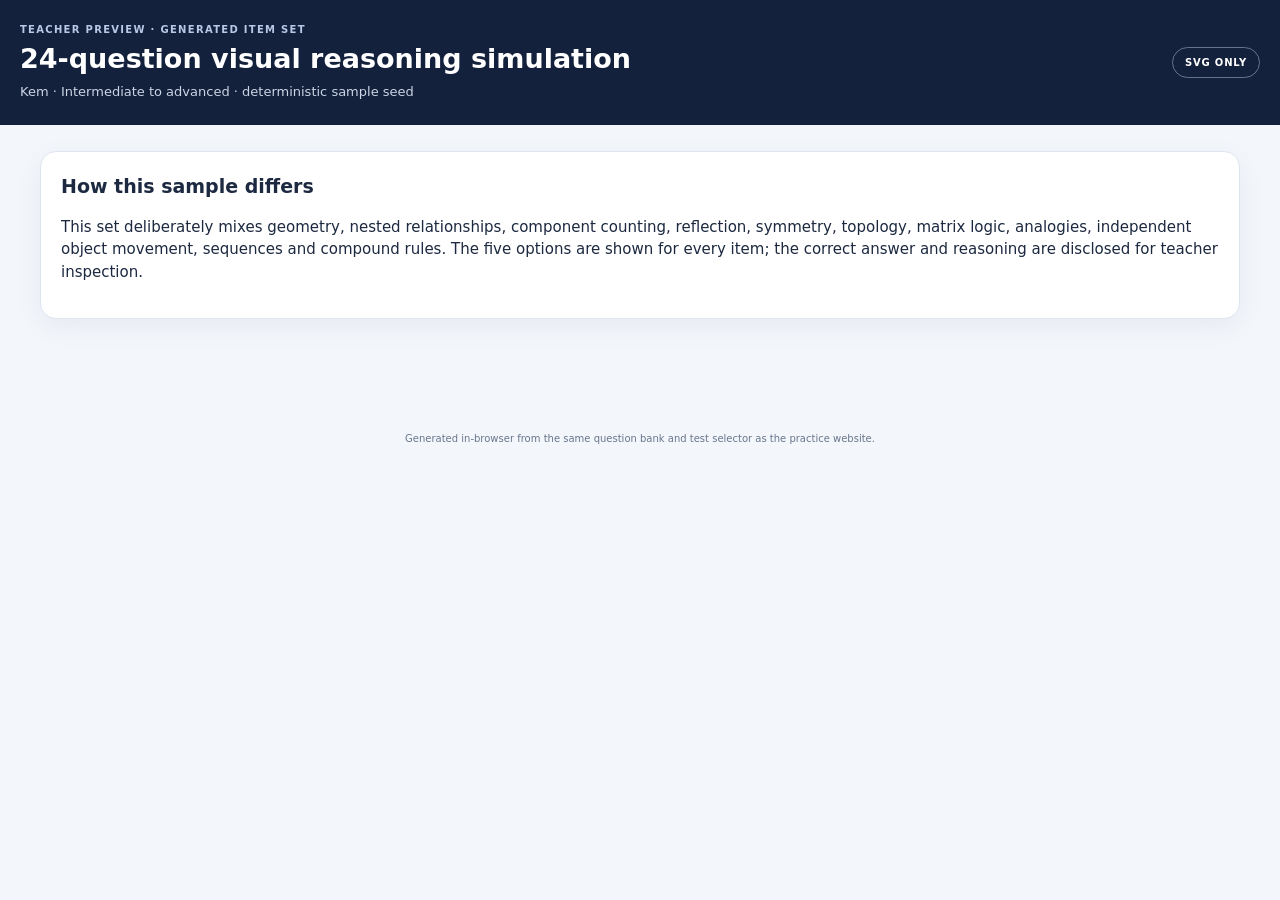
<file: sample-test-24.html>
<!doctype html><html lang="en"><head><meta charset="utf-8"><meta name="viewport" content="width=device-width,initial-scale=1"><title>Generated 24-question reasoning simulation</title><link rel="stylesheet" href="styles.css"><style>.sample-head{margin:20px auto;max-width:1200px}.sample-grid{display:grid;grid-template-columns:1fr 1fr;gap:14px}.sample-item{min-width:0}.sample-item h3{margin:0 0 7px}.sample-item .question-visual{grid-template-columns:repeat(auto-fit,minmax(110px,1fr))}.sample-item .figure-card svg{max-height:110px}.sample-options{display:grid;grid-template-columns:repeat(5,minmax(0,1fr));gap:5px}.sample-options .figure-card{padding:5px}.sample-options svg{width:100%;max-height:90px}.sample-rule{font-size:12px}.sample-meta{font-size:10px;color:#68758a;margin-bottom:8px}.sample-item details{font-size:12px;margin-top:9px}.sample-item summary{cursor:pointer;font-weight:800}@media(max-width:720px){.sample-grid{grid-template-columns:1fr}.sample-options{grid-template-columns:repeat(3,minmax(0,1fr))}}</style></head><body><header class="app-header"><div><div class="eyebrow">TEACHER PREVIEW · GENERATED ITEM SET</div><h1>24-question visual reasoning simulation</h1><p>Kem · Intermediate to advanced · deterministic sample seed</p></div><div class="header-tag">SVG ONLY</div></header><main class="shell"><section class="card sample-head"><h2>How this sample differs</h2><p>This set deliberately mixes geometry, nested relationships, component counting, reflection, symmetry, topology, matrix logic, analogies, independent object movement, sequences and compound rules. The five options are shown for every item; the correct answer and reasoning are disclosed for teacher inspection.</p><div id="sampleStats" class="teacher-stats"></div></section><section id="sampleGrid" class="sample-grid"></section></main><footer>Generated in-browser from the same question bank and test selector as the practice website.</footer>
<script src="js/figureRenderer.js"></script><script src="js/geometryKernel.js"></script><script src="js/questionGenerators.js"></script><script src="js/diversityEngine.js"></script><script src="js/diversityExpansion.js"></script><script src="js/ruleComposition.js"></script><script src="js/testEngine.js"></script>
<script>
(()=>{const seed='DEMO-KEM-20261031-6',test=TestEngine.createTest('Kem','auto',seed),items=test.items.map(x=>x.question),report=QuestionBank.getDiversityReport(items);document.getElementById('sampleStats').innerHTML=[['Questions',24],['Families',report.families],['Formats',report.formats],['Compound',report.compound],['Rule primitives',report.distinctRuleIds],['Correct choices','5 each A–D; 4 E']].map(x=>`<div class="teacher-stat"><b>${x[1]}</b><span>${x[0]}</span></div>`).join('');const grid=document.getElementById('sampleGrid');items.forEach((q,i)=>{const card=document.createElement('article');card.className='card sample-item';const meta=document.createElement('div');meta.className='sample-meta';meta.textContent=`Q${i+1} · ${q.familyId} · ${q.format} · difficulty ${q.difficulty}/5`;card.append(meta);const title=document.createElement('h3');title.textContent=q.prompt;card.append(title);const ex=document.createElement('div');ex.className='question-visual';q.examples.forEach((f,j)=>{const box=document.createElement('div');box.className='figure-card';const label=document.createElement('div');label.className='figure-label';label.textContent=q.visualMode==='analogy'?['A','B','C'][j]:`Reference ${j+1}`;box.append(label,FigureKit.renderFigure(f));ex.append(box)});card.append(ex);const opts=document.createElement('div');opts.className='sample-options';q.options.forEach((f,j)=>{const box=document.createElement('div');box.className='figure-card';const label=document.createElement('div');label.className='figure-label';label.textContent=`${String.fromCharCode(65+j)}${j===q.correctIndex?' ✓':''}`;box.append(label,FigureKit.renderFigure(f));opts.append(box)});card.append(opts);const d=document.createElement('details'),sum=document.createElement('summary');sum.textContent=`Underlying rule · Answer ${String.fromCharCode(65+q.correctIndex)}`;const p=document.createElement('p');p.className='sample-rule';p.textContent=q.rule;const ol=document.createElement('ol');q.steps.forEach(s=>{const li=document.createElement('li');li.textContent=s;ol.append(li)});d.append(sum,p,ol);card.append(d);grid.append(card)})})();
</script></body></html>
</file>
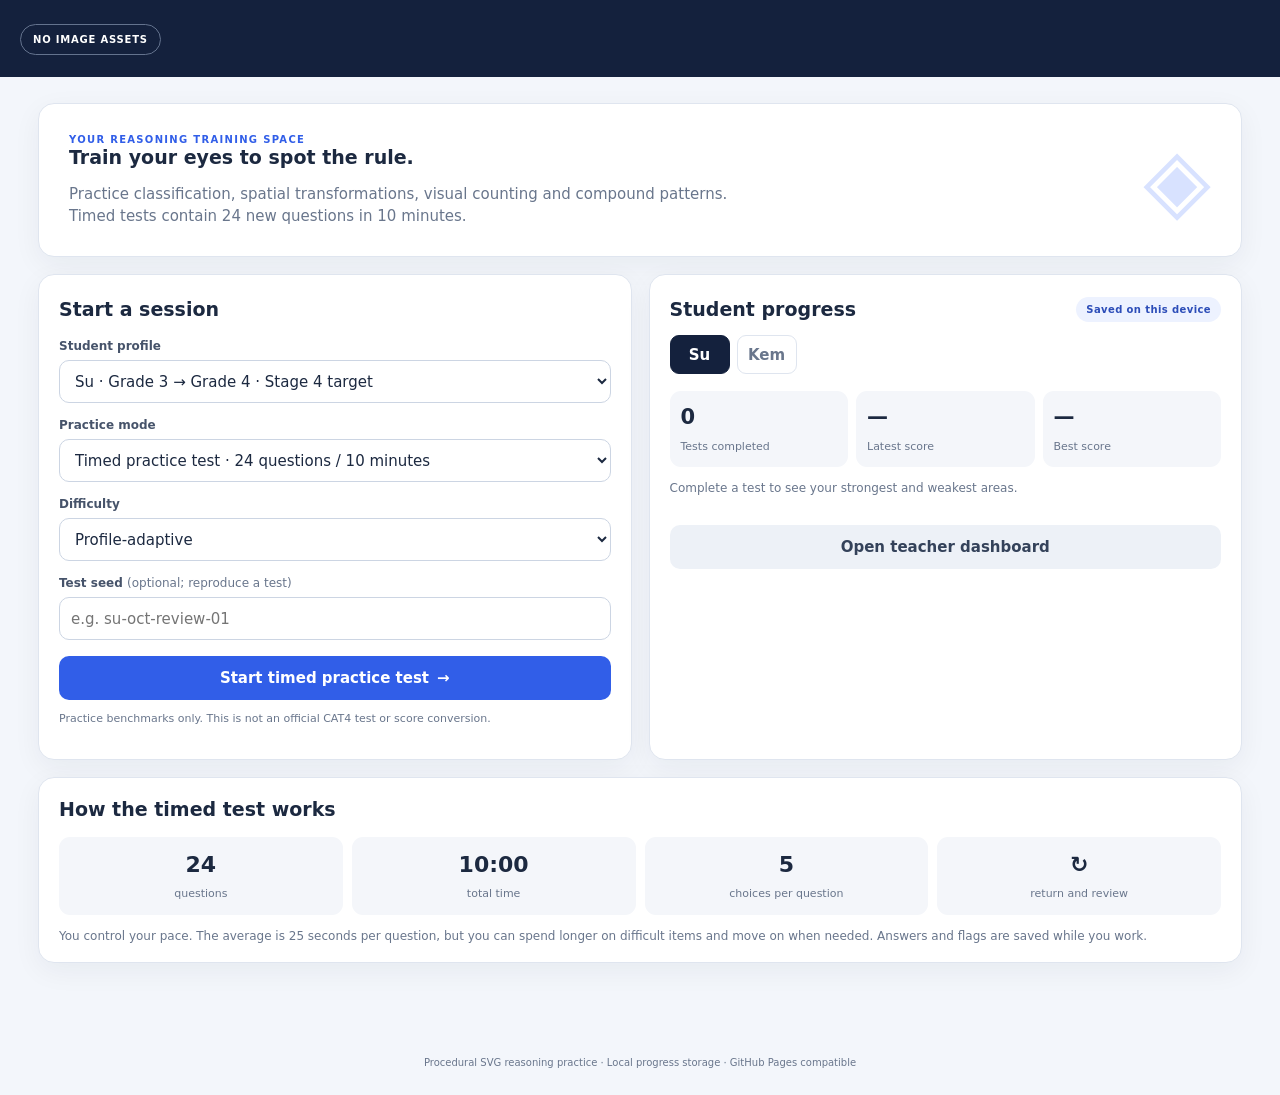
<file: standalone.html>
<!doctype html>
<html lang="en">
<head>
<meta charset="utf-8"><meta name="viewport" content="width=device-width,initial-scale=1,viewport-fit=cover">
<meta name="theme-color" content="#14213d"><title>Figure Classification Lab · Timed Reasoning Simulator</title>
<style>
:root{--navy:#14213d;--ink:#1c2940;--muted:#69768c;--line:#dfe5ef;--paper:#f3f6fb;--card:#fff;--blue:#315ee8;--blue-light:#edf2ff;--green:#16834d;--green-light:#e8f7ee;--red:#bd3434;--red-light:#fff0ef;--amber:#9a6208;--amber-light:#fff5df;--shadow:0 8px 28px rgba(20,33,61,.055)}*{box-sizing:border-box}html{scroll-behavior:smooth}body{margin:0;background:var(--paper);color:var(--ink);font:15px/1.5 Inter,ui-sans-serif,system-ui,-apple-system,"Segoe UI",sans-serif}.app-header{background:var(--navy);color:white;padding:22px max(18px,calc((100vw - 1240px)/2));display:flex;justify-content:space-between;align-items:center;gap:16px}.app-header h1{font-size:clamp(20px,3vw,27px);margin:2px 0}.app-header p{margin:2px 0;color:#cbd5e4;font-size:13px}.eyebrow{font-size:10px;letter-spacing:.13em;font-weight:850;color:#b9c8e4}.eyebrow.blue{color:var(--blue)}.header-tag{border:1px solid #64738e;border-radius:99px;padding:7px 12px;font-size:10px;font-weight:800;letter-spacing:.08em;white-space:nowrap}.shell{max-width:1240px;margin:26px auto;padding:0 18px 48px}.view{display:grid;gap:17px}.hidden{display:none!important}.card{background:var(--card);border:1px solid var(--line);border-radius:16px;box-shadow:var(--shadow);padding:20px;min-width:0}.hero{display:flex;align-items:center;justify-content:space-between;gap:20px;padding:28px 30px}.hero h2{font-size:clamp(23px,4vw,34px);line-height:1.15;margin:8px 0}.hero p{max-width:680px;color:var(--muted);margin:0}.hero-mark{font-size:88px;color:#d8e2ff;line-height:1}.home-grid,.results-grid{display:grid;grid-template-columns:1fr 1fr;gap:17px}.card h2,.card h3{margin:0 0 14px}.card h2{font-size:19px}.card h3{font-size:16px}.setup-card label{display:block;font-size:12px;font-weight:750;margin:13px 0 5px;color:#46536a}.optional{font-weight:400;color:var(--muted)}select,input{width:100%;min-height:43px;border:1px solid #ccd5e3;border-radius:10px;background:white;color:var(--ink);font:inherit;padding:9px 11px}button{font:inherit;cursor:pointer}.btn{min-height:44px;border:0;border-radius:10px;padding:10px 15px;font-weight:800;display:inline-flex;align-items:center;justify-content:center;gap:8px}.btn:focus-visible,.tab:focus-visible,.question-nav button:focus-visible,.answer-choice:focus-visible{outline:3px solid #91aaff;outline-offset:2px}.btn.primary{background:var(--blue);color:white}.btn.secondary{background:#edf1f7;color:#34425a}.btn.danger{background:#a92d35;color:#fff}.btn.danger-outline{background:white;color:#a92d35;border:1px solid #e5b8bb}.btn.flag{background:var(--amber-light);color:var(--amber)}.btn.full{width:100%;margin-top:16px}.muted{color:var(--muted)}.tiny{font-size:11px}.pill{display:inline-flex;align-items:center;border-radius:99px;background:var(--blue-light);color:#2c4db8;padding:5px 10px;font-size:10px;font-weight:850;letter-spacing:.04em}.profile-card{display:flex;flex-direction:column}.section-head{display:flex;align-items:center;justify-content:space-between;gap:12px;flex-wrap:wrap}.section-head h2,.section-head h3{margin:0}.profile-tabs{display:flex;gap:7px;margin:12px 0}.tab{min-width:60px;min-height:39px;border:1px solid var(--line);border-radius:9px;background:#fff;color:var(--muted);font-weight:800}.tab.active{background:var(--navy);color:white;border-color:var(--navy)}.profile-summary{display:grid;grid-template-columns:repeat(3,1fr);gap:8px;margin:5px 0 12px}.mini-stat,.how-grid>div,.result-stat,.teacher-stat{background:#f4f6fa;border-radius:11px;padding:11px}.mini-stat b,.result-stat b,.teacher-stat b{display:block;font-size:21px}.mini-stat span,.result-stat span,.teacher-stat span,.how-grid span{font-size:11px;color:var(--muted)}.weakness-list{font-size:12px;display:grid;gap:6px;margin-bottom:12px}.weak-row{display:flex;justify-content:space-between;gap:8px;border-bottom:1px solid var(--line);padding:5px 0}.how-card{padding:17px 20px}.how-grid{display:grid;grid-template-columns:repeat(4,1fr);gap:9px}.how-grid>div{text-align:center}.how-grid b{display:block;font-size:22px}.how-card p{margin:12px 0 0;font-size:12px}.instructions{max-width:720px;margin:20px auto;padding:clamp(20px,5vw,38px)}.instructions h2{font-size:clamp(23px,4vw,31px);margin:7px 0 18px}.instruction-stats{display:grid;grid-template-columns:repeat(3,1fr);gap:9px;margin:20px 0}.instruction-stats>div{padding:14px;background:#f3f6fb;border-radius:12px;text-align:center}.instruction-stats b{display:block;font-size:25px}.instruction-stats span{font-size:11px;color:var(--muted)}.instructions li{margin:9px 0}.actions{display:flex;align-items:center;justify-content:space-between;gap:9px;flex-wrap:wrap;margin-top:20px}.actions.compact{margin:0}.test-top{display:flex;justify-content:space-between;align-items:center;gap:12px}.test-top h2{margin:3px 0 0}.timer-wrap{text-align:center;background:#f1f4fb;border-radius:12px;padding:8px 16px;min-width:120px}.timer-label{display:block;font-size:9px;font-weight:850;letter-spacing:.1em;color:var(--muted)}.timer{font-size:30px;line-height:1.2;font-variant-numeric:tabular-nums;color:var(--navy)}.timer.urgent{color:var(--red)}.progress-wrap{padding:0 3px}.progress-meta{display:flex;justify-content:space-between;gap:8px;font-size:12px;font-weight:750;margin-bottom:7px}.progress-track{height:8px;background:#e2e8f2;border-radius:99px;overflow:hidden}.progress-fill{height:100%;width:0;background:var(--blue);transition:width .2s}.test-layout{display:grid;grid-template-columns:minmax(0,1fr) 270px;gap:16px;align-items:start}.question-card{padding:clamp(15px,2.5vw,24px)}.question-meta{display:flex;justify-content:space-between;align-items:center;gap:10px}.question-prompt{font-size:clamp(16px,2.2vw,20px);line-height:1.35;margin:13px 0 16px}.question-visual{display:grid;grid-template-columns:repeat(auto-fit,minmax(min(100%,150px),1fr));gap:10px;align-items:stretch;margin:10px 0 17px}.figure-card{border:1px solid var(--line);border-radius:12px;background:#fff;padding:9px;min-width:0;text-align:center}.figure-label{font-size:11px;font-weight:850;color:#59667c;margin-bottom:5px}.figure-card svg{display:block;width:100%;height:auto;max-height:185px;overflow:visible}.answer-options{display:grid;grid-template-columns:repeat(4,minmax(0,1fr));gap:10px}.answer-choice{border:1.5px solid var(--line);border-radius:12px;background:#fff;padding:8px;min-width:0;min-height:132px;display:flex;flex-direction:column;align-items:center;justify-content:flex-start;gap:5px;color:var(--ink)}.answer-choice:hover{border-color:#91a8fa;background:#fafbff}.answer-choice.selected{border:2px solid var(--blue);background:var(--blue-light);padding:7px}.answer-choice .choice-letter{font-size:12px;font-weight:900;color:#52617a}.answer-choice svg{width:100%;max-width:180px;height:auto;max-height:125px}.question-actions{display:flex;align-items:center;justify-content:space-between;gap:8px;flex-wrap:wrap;margin-top:18px}.navigator-card{position:sticky;top:12px}.nav-legend{display:flex;gap:9px;flex-wrap:wrap;font-size:10px;color:var(--muted);margin:10px 0}.nav-legend span{display:flex;align-items:center;gap:4px}.dot{display:inline-block;width:9px;height:9px;border-radius:50%;background:#e8edf4}.dot.answered{background:#45a878}.dot.flagged{background:#e0a12d}.dot.current{background:var(--blue)}.question-nav{display:grid;grid-template-columns:repeat(4,1fr);gap:6px}.question-nav button{min-height:39px;border:1px solid var(--line);border-radius:8px;background:#f7f8fb;color:#48556c;font-weight:800;font-size:12px;position:relative}.question-nav button.answered{background:var(--green-light);border-color:#b8e2c8;color:#17613b}.question-nav button.flagged:after{content:"";position:absolute;right:3px;top:3px;width:7px;height:7px;background:#e0a12d;border-radius:50%}.question-nav button.current{outline:2px solid var(--blue);outline-offset:1px}.nav-summary{display:grid;grid-template-columns:repeat(3,1fr);gap:5px;margin:13px 0}.nav-summary div{text-align:center;background:#f5f7fa;border-radius:8px;padding:7px}.nav-summary b{display:block;font-size:17px}.nav-summary span{font-size:9px;color:var(--muted)}.navigator-card>p{margin-bottom:0}.results-hero{padding:24px}.results-hero h2{font-size:25px;margin:5px 0}.score-line{display:flex;align-items:center;gap:12px;flex-wrap:wrap;margin:16px 0}.score-line strong{font-size:clamp(36px,7vw,55px);letter-spacing:-.04em}.result-stats{display:grid;grid-template-columns:repeat(5,1fr);gap:8px}.result-stat{min-width:0}.results-grid{margin:0}.bar-row{margin:10px 0}.bar-head{display:flex;justify-content:space-between;gap:8px;font-size:12px;margin-bottom:4px}.bar-track{height:8px;background:#e9edf4;border-radius:99px;overflow:hidden}.bar-fill{height:100%;background:#5275e8;border-radius:99px}.spaced{margin-top:20px!important}.review-item{border-top:1px solid var(--line);padding:15px 0}.review-item:first-child{border-top:0}.review-head{display:flex;justify-content:space-between;gap:8px;flex-wrap:wrap}.review-item p{font-size:13px;margin:7px 0}.review-diagrams{display:grid;grid-template-columns:repeat(auto-fit,minmax(110px,1fr));gap:6px;margin:9px 0}.review-diagrams .figure-card svg{max-height:110px}.correct-text{color:var(--green);font-weight:800}.wrong-text{color:var(--red);font-weight:800}.teacher-stats{display:grid;grid-template-columns:repeat(5,1fr);gap:9px}.history-row{display:flex;justify-content:space-between;gap:8px;border-bottom:1px solid var(--line);padding:9px 0;font-size:12px}.error-table{width:100%;border-collapse:collapse;font-size:11px}.error-table th,.error-table td{text-align:left;padding:8px;border-bottom:1px solid var(--line);vertical-align:top}.error-scroll{overflow-x:auto}.page-heading h2{margin:4px 0}.modal{position:fixed;inset:0;background:#101a2db8;display:grid;place-items:center;padding:18px;z-index:10}.modal-card{width:min(100%,430px);background:white;border-radius:16px;padding:22px;box-shadow:0 18px 70px #0003}.modal-card h3{margin:0 0 8px}.modal-card p{color:var(--muted)}footer{text-align:center;color:var(--muted);font-size:10px;padding:18px 10px 25px}button:disabled{opacity:.5;cursor:not-allowed}
@media(max-width:900px){.test-layout{grid-template-columns:minmax(0,1fr) 230px}.teacher-stats{grid-template-columns:repeat(3,1fr)}}
@media(max-width:700px){.shell{margin:16px auto;padding:0 12px 30px}.home-grid,.results-grid{grid-template-columns:1fr}.test-layout{grid-template-columns:1fr}.navigator-card{position:static;order:2}.question-nav{grid-template-columns:repeat(8,1fr)}.answer-choice{min-height:115px}.answer-choice svg{max-height:105px}.result-stats{grid-template-columns:repeat(3,1fr)}.teacher-stats{grid-template-columns:repeat(2,1fr)}}
@media(max-width:430px){.app-header{padding:16px}.header-tag{display:none}.hero{padding:21px}.hero-mark{font-size:55px}.card{padding:15px}.question-nav{grid-template-columns:repeat(6,1fr)}.answer-options{grid-template-columns:repeat(2,minmax(0,1fr));gap:8px}.answer-choice{min-height:130px}.answer-choice svg{max-height:118px}.question-actions .btn{flex:1}.timer-wrap{min-width:100px;padding:7px 10px}.timer{font-size:26px}.test-top h2{font-size:16px}.profile-summary{grid-template-columns:repeat(3,1fr)}.result-stats{grid-template-columns:repeat(2,1fr)}.how-grid{grid-template-columns:repeat(2,1fr)}.instruction-stats{grid-template-columns:repeat(3,1fr)}}
@media(max-width:350px){.question-nav{grid-template-columns:repeat(4,1fr)}.question-actions{gap:6px}.question-actions .btn{font-size:12px;padding:9px}.progress-meta{font-size:10px}}

.test-top{position:sticky;top:0;z-index:4}
.review-original{border:1px solid #ecd9aa;background:#fffaf0;border-radius:12px;padding:12px;margin-bottom:15px}.review-original h4{margin:0 0 7px}.review-original p{font-size:12px;margin:5px 0}.review-original .figure-card{background:#fff}

.option-reasons{margin:10px 0;padding:10px 12px;background:#f5f7fb;border-radius:9px;font-size:12px}.option-reasons summary{font-weight:800;cursor:pointer}.option-reasons p{margin:7px 0}

/* Teacher question-bank inspection lab */
.bank-controls{display:grid;grid-template-columns:repeat(3,minmax(0,1fr));gap:10px;align-items:end;margin:14px 0}.bank-controls label{font-size:11px;font-weight:800;color:#526078}.bank-controls select{display:block;margin-top:5px}.bank-controls button{min-height:43px}.bank-summary{grid-template-columns:repeat(5,1fr);margin:12px 0}.bank-question{border-top:1px solid var(--line);padding:15px 0}.bank-question h4{margin:0 0 8px}.bank-meta{display:flex;gap:6px;flex-wrap:wrap;margin:6px 0}.bank-meta span{font-size:10px;background:#f1f4f9;border-radius:99px;padding:4px 8px;color:#4d5a70}.bank-figures{display:grid;grid-template-columns:repeat(auto-fit,minmax(105px,1fr));gap:7px;margin:8px 0}.bank-figures .figure-card svg{max-height:105px}.bank-question details{margin-top:8px;background:#f7f8fb;border-radius:9px;padding:9px 11px;font-size:12px}.bank-question details summary{font-weight:800;cursor:pointer}.bank-question p{font-size:12px;margin:6px 0}
@media(max-width:700px){.bank-controls{grid-template-columns:1fr 1fr}.bank-summary{grid-template-columns:repeat(2,1fr)}}
@media(max-width:430px){.bank-controls{grid-template-columns:1fr}.bank-summary{grid-template-columns:repeat(2,1fr)}}

/* Five-choice CAT4-style option grid */
.answer-options{grid-template-columns:repeat(5,minmax(0,1fr))}.instruction-stats{grid-template-columns:repeat(3,1fr)}
@media(max-width:760px){.answer-options{grid-template-columns:repeat(3,minmax(0,1fr))}}
@media(max-width:480px){.answer-options{grid-template-columns:repeat(2,minmax(0,1fr))}}

/* Logic-matrix question layout */
.question-visual.matrix-visual{grid-template-columns:repeat(3,minmax(0,1fr));max-width:620px;margin-inline:auto}.question-visual.matrix-visual .figure-card{padding:5px}.question-visual.matrix-visual .figure-label{font-size:9px}.question-visual.matrix-visual .figure-card svg{max-height:125px}.matrix-missing{display:grid;place-items:center;min-height:90px;font-size:36px;font-weight:800;color:#64748b;background:#f8fafc}
@media(max-width:520px){.question-visual.matrix-visual .figure-card svg{max-height:95px}.question-visual.matrix-visual .figure-card{padding:3px}}

.generation-failure-log{margin-top:10px;font-size:11px;color:#8b3b26}.generation-failure-log:empty{display:none}.generation-failure-log ul{margin:5px 0;padding-left:18px}.generation-failure-log li{margin:3px 0}

</style>
</head>
<body>
<header class="app-header"><div><div class="eyebrow"> </p></div><div class="header-tag">NO IMAGE ASSETS</div></header>
<main id="app" class="shell">
<section id="homeView" class="view">
  <div class="hero card"><div><div class="eyebrow blue">YOUR REASONING TRAINING SPACE</div><h2>Train your eyes to spot the rule.</h2><p>Practice classification, spatial transformations, visual counting and compound patterns. Timed tests contain 24 new questions in 10 minutes.</p></div><div class="hero-mark" aria-hidden="true">◈</div></div>
  <div class="home-grid">
    <section class="card setup-card"><h2>Start a session</h2>
      <label for="studentSelect">Student profile</label><select id="studentSelect"><option value="Su">Su · Grade 3 → Grade 4 · Stage 4 target</option><option value="Kem">Kem · Grade 5 → Grade 6 · Stage 6 target</option><option value="Custom">Custom · Mixed challenge</option></select>
      <label for="modeSelect">Practice mode</label><select id="modeSelect"><option value="timed">Timed practice test · 24 questions / 10 minutes</option><option value="learning">Learning mode · immediate feedback</option><option value="review">Review mode · incorrect questions</option></select>
      <label for="difficultySelect">Difficulty</label><select id="difficultySelect"><option value="auto">Profile-adaptive</option><option value="1">1 · Foundation</option><option value="2">2 · Developing</option><option value="3">3 · Secure</option><option value="4">4 · Advanced</option><option value="5">5 · Expert</option></select>
      <label for="seedInput">Test seed <span class="optional">(optional; reproduce a test)</span></label><input id="seedInput" type="text" placeholder="e.g. su-oct-review-01" autocomplete="off">
      <button id="startButton" class="btn primary full">Start timed practice test <span>→</span></button><p class="muted tiny">Practice benchmarks only. This is not an official CAT4 test or score conversion.</p>
    </section>
    <section class="card profile-card"><div class="section-head"><h2>Student progress</h2><span class="pill">Saved on this device</span></div><div class="profile-tabs"><button class="tab active" data-profile="Su">Su</button><button class="tab" data-profile="Kem">Kem</button></div><div id="profileSummary" class="profile-summary"></div><div id="weaknessSummary" class="weakness-list"></div><button id="openTeacher" class="btn secondary full">Open teacher dashboard</button></section>
  </div>
  <section class="card how-card"><h2>How the timed test works</h2><div class="how-grid"><div><b>24</b><span>questions</span></div><div><b>10:00</b><span>total time</span></div><div><b>5</b><span>choices per question</span></div><div><b>↻</b><span>return and review</span></div></div><p class="muted">You control your pace. The average is 25 seconds per question, but you can spend longer on difficult items and move on when needed. Answers and flags are saved while you work.</p></section>
</section>
<section id="instructionsView" class="view hidden"><div class="card instructions"><div class="eyebrow blue">BEFORE YOU BEGIN</div><h2>Practice Test — Non-Verbal Reasoning</h2><div class="instruction-stats"><div><b>24</b><span>Questions</span></div><div><b>10:00</b><span>Time allowed</span></div><div><b>5</b><span>Answer choices</span></div></div><ul><li>Choose the best answer for every question.</li><li>You may move backwards and forwards between questions.</li><li>Use <b>Flag for review</b> when you want to revisit an item.</li><li>You can change answers until you submit or time expires.</li><li>The test submits automatically at 00:00.</li><li>Explanations are shown only after submission.</li></ul><div class="actions"><button id="backHome" class="btn secondary">Back</button><button id="confirmStart" class="btn primary">START TEST</button></div></div></section>
<section id="testView" class="view hidden">
 <div class="test-top card"><div><div class="eyebrow">TIMED PRACTICE · <span id="testStudentLabel">SU</span></div><h2 id="testHeading">Non-Verbal Reasoning</h2></div><div class="timer-wrap"><span class="timer-label">TIME REMAINING</span><strong id="timer" class="timer">10:00</strong></div></div>
 <div class="progress-wrap"><div class="progress-meta"><span id="progressText">Question 1 of 24</span><span id="answeredText">0 answered · 0 flagged</span></div><div class="progress-track"><div id="progressBar" class="progress-fill"></div></div></div>
 <div class="test-layout"><section class="card question-card"><div id="reviewOriginal" class="review-original hidden"></div><div class="question-meta"><span id="familyTag" class="pill">CLASSIFICATION</span><span id="difficultyTag" class="muted tiny">MEDIUM</span></div><h3 id="questionPrompt" class="question-prompt"></h3><div id="questionVisual" class="question-visual"></div><div id="answerOptions" class="answer-options"></div><div class="question-actions"><button id="prevQuestion" class="btn secondary">← Previous</button><button id="flagQuestion" class="btn flag">☆ Flag for review</button><button id="nextQuestion" class="btn primary">Next →</button></div></section>
 <aside class="card navigator-card"><div class="section-head"><h3>Question navigator</h3><span class="tiny muted">Tap to jump</span></div><div class="nav-legend"><span><i class="dot answered"></i>Answered</span><span><i class="dot flagged"></i>Flagged</span><span><i class="dot current"></i>Current</span></div><div id="questionNav" class="question-nav"></div><div class="nav-summary"><div><b id="navAnswered">0</b><span>Answered</span></div><div><b id="navUnanswered">24</b><span>Unanswered</span></div><div><b id="navFlagged">0</b><span>Flagged</span></div></div><button id="submitTest" class="btn danger full">Submit test</button><p class="tiny muted">Early submission asks for confirmation. Unanswered questions score zero.</p></aside></div>
</section>
<section id="resultsView" class="view hidden"><div class="card results-hero"><div class="eyebrow">ASSESSMENT COMPLETE</div><h2 id="resultTitle">Your results</h2><p id="resultSubtitle" class="muted"></p><div class="score-line"><strong id="scoreBig">0/24</strong><span id="scoreStatus" class="pill">REPAIR REQUIRED</span></div><div id="resultStats" class="result-stats"></div></div><div class="results-grid"><section class="card"><h3>Accuracy by reasoning family</h3><div id="familyAnalytics"></div></section><section class="card"><h3>Difficulty analysis</h3><div id="difficultyAnalytics"></div><h3 class="spaced">Three priority repair areas</h3><div id="weakestAreas"></div></section></div><section class="card"><div class="section-head"><h3>Question review</h3><div class="actions compact"><button id="exportCsv" class="btn secondary">Export CSV</button><button id="exportJson" class="btn secondary">Export JSON</button></div></div><div id="reviewList"></div><div class="actions"><button id="newTest" class="btn primary">Start another test</button><button id="dashboardFromResults" class="btn secondary">Teacher dashboard</button></div></section></section>
<section id="teacherView" class="view hidden"><div class="section-head page-heading"><div><div class="eyebrow blue">TEACHER AREA</div><h2>Progress dashboard</h2><p class="muted">Su and Kem records are stored separately on this device.</p></div><button id="backToHome" class="btn secondary">← Home</button></div><div class="profile-tabs large"><button class="tab active" data-teacher-profile="Su">Su</button><button class="tab" data-teacher-profile="Kem">Kem</button></div><div id="teacherStats" class="teacher-stats"></div><div class="results-grid"><section class="card"><h3>Accuracy by reasoning family</h3><div id="teacherFamilyAnalytics"></div><h3 class="spaced">Test history</h3><div id="historyList"></div></section><section class="card"><h3>Recurring error patterns</h3><div id="errorPatterns"></div><h3 class="spaced">Weakest reasoning categories</h3><div id="teacherWeakness"></div></section></div><section class="card" id="questionBankInspector"><div class="section-head"><div><h3>Question-bank inspection lab</h3><p class="muted tiny">Generate and inspect real procedural items, their rules, options and structural fingerprints.</p></div><span class="pill">TEACHER ONLY</span></div><div class="bank-controls"><label>Reasoning family<select id="bankFamily"><option value="all">All families</option></select></label><label>Question format<select id="bankFormat"><option value="all">All formats</option></select></label><label>Difficulty<select id="bankDifficulty"><option value="auto">Student profile</option><option value="1">Foundation</option><option value="2">Developing</option><option value="3">Secure</option><option value="4">Advanced</option><option value="5">Expert</option></select></label><button id="generateBankSamples" class="btn primary">Generate 20 samples</button><button id="exportBankSamples" class="btn secondary">Export question set</button></div><div id="bankDiversity" class="teacher-stats bank-summary"></div><div id="bankPreview"><p class="muted tiny">Generate a sample set to inspect the question bank.</p></div><div id="generationFailureLog" class="generation-failure-log" aria-live="polite"></div></section><section class="card"><div class="section-head"><h3>Error log</h3><div class="actions compact"><button id="teacherCsv" class="btn secondary">Export CSV</button><button id="teacherJson" class="btn secondary">Export JSON</button><button id="resetProgress" class="btn danger-outline">Reset this student</button></div></div><div id="teacherErrorLog"></div></section></section>
</main>
<div id="modal" class="modal hidden" role="dialog" aria-modal="true" aria-labelledby="modalTitle"><div class="modal-card"><h3 id="modalTitle">Confirm</h3><p id="modalText"></p><div class="actions"><button id="modalCancel" class="btn secondary">Cancel</button><button id="modalConfirm" class="btn primary">Confirm</button></div></div></div>
<footer>Procedural SVG reasoning practice · Local progress storage · GitHub Pages compatible</footer>
<script>
/* figureRenderer.js */
/* Programmatic SVG figure model and renderer. No image assets are used. */
(function(){
 const NS='http://www.w3.org/2000/svg';
 const clone=o=>JSON.parse(JSON.stringify(o));
 function el(tag,attrs,parent){const n=document.createElementNS(NS,tag);Object.entries(attrs||{}).forEach(([k,v])=>n.setAttribute(k,String(v)));if(parent)parent.appendChild(n);return n}
 function polygonPoints(sides,cx=100,cy=75,r=43,rotation=-90){return Array.from({length:sides},(_,i)=>{const a=(rotation+i*360/sides)*Math.PI/180;return [cx+r*Math.cos(a),cy+r*Math.sin(a)]})}
 function rotatePoint(x,y,a,cx=100,cy=75){const t=a*Math.PI/180,dx=x-cx,dy=y-cy;return[cx+dx*Math.cos(t)-dy*Math.sin(t),cy+dx*Math.sin(t)+dy*Math.cos(t)]}
 function makeFigure(kind,props={}){return {kind,...clone(props)}}
 function rotateFigure(f,angle){const z=clone(f);z.rotation=((z.rotation||0)+angle)%360;return z}
 function reflectFigure(f,axis='vertical'){const z=clone(f);z.reflection=axis;return z}
 function translateFigure(f,dx,dy){const z=clone(f);z.x=(z.x||0)+dx;z.y=(z.y||0)+dy;return z}
 function swapShading(f){const z=clone(f);z.filled=!z.filled;if(z.fillStates)z.fillStates=z.fillStates.map(x=>!x);if(z.items)z.items=z.items.map(i=>({...i,filled:!i.filled}));return z}
 function exchangePositions(f){const z=clone(f);if(z.positions&&z.positions.length>1)[z.positions[0],z.positions[1]]=[z.positions[1],z.positions[0]];if(z.items&&z.items.length>1){const a=z.items[0],b=z.items[1];[a.x,b.x]=[b.x,a.x];[a.y,b.y]=[b.y,a.y]}return z}
 function applyCompoundTransformation(f,ops){return ops.reduce((acc,op)=>op.type==='rotate'?rotateFigure(acc,op.value):op.type==='reflect'?reflectFigure(acc,op.value):op.type==='translate'?translateFigure(acc,op.dx,op.dy):op.type==='shade'?swapShading(acc):op.type==='exchange'?exchangePositions(acc):acc,clone(f))}
 function renderFigure(f,opts={}){
  const svg=el('svg',{viewBox:'0 0 200 150',role:'img','aria-label':opts.label||'Generated geometric reasoning figure',preserveAspectRatio:'xMidYMid meet'});
  const g=el('g',{},svg);let transform=`translate(${f.x||0} ${f.y||0})`;
  if(f.reflection==='vertical')transform+=` translate(200 0) scale(-1 1)`;if(f.reflection==='horizontal')transform+=` translate(0 150) scale(1 -1)`;if(f.reflection==='diagonal')transform+=` translate(200 0) rotate(90)`;
  if(f.rotation)transform+=` rotate(${f.rotation} 100 75)`;g.setAttribute('transform',transform);
  const stroke=f.stroke||'#263248',fill=f.filled?'#202a3d':'#fff',sw=f.strokeWidth||2.2;
  const drawPolygon=(sides,cx=100,cy=75,r=42,rot=-90,filled=f.filled)=>el('polygon',{points:polygonPoints(sides,cx,cy,r,rot).map(p=>p.join(',')).join(' '),fill:filled?'#202a3d':'#fff',stroke,'stroke-width':sw,'stroke-linejoin':'round'},g);
  if(f.kind==='polygon')drawPolygon(f.sides||3,100,75,42,f.orientation??-90);
  else if(f.kind==='nested'){drawPolygon(f.outer||5,100,75,48,-90,f.outerFilled??false);drawPolygon(f.inner||3,100,75,22,-90,f.innerFilled??true)}
  else if(f.kind==='polygonDots'){drawPolygon(f.sides||5,100,75,48,-90,false);const n=f.count||4;for(let i=0;i<n;i++){const a=i*2.399963+(.2),r=n===1?0:Math.min(26,7+4.1*Math.sqrt(i));el('circle',{cx:100+r*Math.cos(a),cy:75+r*Math.sin(a),r:3.7,fill:'#182338'},g)}}
  else if(f.kind==='dots'||f.kind==='ovalDots'){const n=f.count||4,cols=f.cols||Math.ceil(Math.sqrt(n));if(f.kind==='ovalDots')el('ellipse',{cx:100,cy:75,rx:43,ry:56,fill:'white',stroke,'stroke-width':2},g);for(let i=0;i<n;i++){const x=100+((i%cols)-(cols-1)/2)*(f.kind==='ovalDots'?19:20),y=75+(Math.floor(i/cols)-(Math.ceil(n/cols)-1)/2)*(f.kind==='ovalDots'?19:20);el('circle',{cx:x,cy:y,r:5,fill:f.filled===false?'white':'#202a3d',stroke,'stroke-width':1.8},g)}}
  else if(f.kind==='arrow'){const points='100,17 151,69 120,69 120,132 80,132 80,69 49,69';el('polygon',{points,fill:f.filled?'#202a3d':'white',stroke,'stroke-width':sw,'stroke-linejoin':'round'},g)}
  else if(f.kind==='grid'){const n=f.n||3,cell=76/n,x=100-cell*n/2,y=75-cell*n/2;for(let r=0;r<n;r++)for(let c=0;c<n;c++){const idx=r*n+c;el('rect',{x:x+c*cell,y:y+r*cell,width:cell,height:cell,fill:(f.black||[]).includes(idx)?'#202a3d':'white',stroke,'stroke-width':1.5},g)}}
  else if(f.kind==='matrix'){const cells=f.cells||[],cell=43,x0=35,y0=10;for(let i=0;i<9;i++){const row=Math.floor(i/3),col=i%3,x=x0+col*cell,y=y0+row*cell;el('rect',{x,y,width:cell-2,height:cell-2,fill:'white',stroke:'#aab5c7','stroke-width':1.2},g);const v=cells[i];if(i===(f.missingIndex??8)){el('text',{x:x+cell/2-2,y:y+cell/2+6,'font-size':18,'text-anchor':'middle',fill:'#53627a'},g).textContent='?';continue}if(!v)continue;const a=Array.isArray(v)?v:[v.outer||4,v.inner||3,v.outerFilled?1:0,v.innerFilled?1:0];const cx=x+cell/2,cy=y+cell/2;el('polygon',{points:polygonPoints(Math.max(3,Math.min(8,a[0]||3)),cx,cy,15,-90).map(p=>p.join(',')).join(' '),fill:a[2]?'#202a3d':'white',stroke,'stroke-width':1.2},g);el('polygon',{points:polygonPoints(Math.max(3,Math.min(8,a[1]||3)),cx,cy,7,-90).map(p=>p.join(',')).join(' '),fill:a[3]?'#202a3d':'white',stroke,'stroke-width':1},g)}}
  else if(f.kind==='lines'){(f.lines||[]).forEach(l=>el('line',{x1:l[0],y1:l[1],x2:l[2],y2:l[3],stroke:l[4]||stroke,'stroke-width':l[5]||2.3,'stroke-linecap':'round'},g));(f.points||[]).forEach(p=>el('circle',{cx:p[0],cy:p[1],r:2.5,fill:'#202a3d'},g))}
  else if(f.kind==='symmetry'){const axis=f.axis||'vertical';if(axis==='vertical')el('line',{x1:100,y1:17,x2:100,y2:133,stroke:'#aab5c7','stroke-dasharray':'4 4'},g);else el('line',{x1:20,y1:75,x2:180,y2:75,stroke:'#aab5c7','stroke-dasharray':'4 4'},g);(f.points||[[65,45],[135,45],[65,105],[135,105]]).forEach(p=>el('circle',{cx:p[0],cy:p[1],r:9,fill:f.filled?'#202a3d':'white',stroke,'stroke-width':2},g))}
  else if(f.kind==='clock'){el('circle',{cx:100,cy:75,r:45,fill:'white',stroke,'stroke-width':2.5},g);[f.hand1??0,f.hand2??90].forEach((a,i)=>{const t=(a-90)*Math.PI/180,len=i===0?31:38;el('line',{x1:100,y1:75,x2:100+len*Math.cos(t),y2:75+len*Math.sin(t),stroke,'stroke-width':i===0?4:2.8,'stroke-linecap':'round'},g)});el('circle',{cx:100,cy:75,r:3,fill:stroke},g)}
  else if(f.kind==='shapes'){(f.items||[]).forEach(item=>{const x=item.x??100,y=item.y??75,sz=item.size||20,fi=item.filled?'#202a3d':'white';if(item.shape==='circle')el('circle',{cx:x,cy:y,r:sz,fill:fi,stroke,'stroke-width':sw},g);else if(item.shape==='square')el('rect',{x:x-sz,y:y-sz,width:2*sz,height:2*sz,fill:fi,stroke,'stroke-width':sw},g);else if(item.shape==='triangle')el('polygon',{points:`${x},${y-sz} ${x+sz},${y+sz} ${x-sz},${y+sz}`,fill:fi,stroke,'stroke-width':sw},g);else if(item.shape==='pentagon'||item.shape==='hexagon'||item.shape==='polygon')el('polygon',{points:polygonPoints(item.shape==='pentagon'?5:item.shape==='hexagon'?6:Math.max(3,Math.min(8,item.sides||5)),x,y,sz,-90).map(p=>p.join(',')).join(' '),fill:fi,stroke,'stroke-width':sw},g)});const layers=f.layers||1;for(let i=1;i<layers;i++)el('circle',{cx:100,cy:75,r:46+i*7,fill:'none',stroke,'stroke-width':1.7},g);for(let i=0;i<(f.dots||0);i++)el('circle',{cx:94+(i%3)*7,cy:72+Math.floor(i/3)*7,r:2.5,fill:'#202a3d'},g)}
  else if(f.kind==='strokes'){(f.strokes||[]).forEach(s=>el('line',{x1:s[0],y1:s[1],x2:s[2],y2:s[3],stroke:s[4]||stroke,'stroke-width':s[5]||2.2,'stroke-linecap':'round'},g))}
  else if(f.kind==='curves'){(f.curves||[]).forEach(c=>{const p=c.points||[];if(p.length===3)el('path',{d:`M ${p[0][0]} ${p[0][1]} Q ${p[1][0]} ${p[1][1]} ${p[2][0]} ${p[2][1]}`,fill:'none',stroke:c.stroke||stroke,'stroke-width':c.width||2.5,'stroke-linecap':'round'},g);else if(p.length===4)el('path',{d:`M ${p[0][0]} ${p[0][1]} C ${p[1][0]} ${p[1][1]} ${p[2][0]} ${p[2][1]} ${p[3][0]} ${p[3][1]}`,fill:'none',stroke:c.stroke||stroke,'stroke-width':c.width||2.5,'stroke-linecap':'round'},g)})}
  else if(f.kind==='bar'){el('rect',{x:88,y:20,width:24,height:110,fill:'#c7ccd6',stroke,'stroke-width':2},g);(f.items||[]).forEach(i=>{if(i.shape==='circle')el('circle',{cx:i.x,cy:i.y,r:12,fill:i.filled?'#202a3d':'white',stroke,'stroke-width':2},g);else drawPolygon(i.sides||3,i.x,i.y,12,-90,!!i.filled)})}
  else if(f.kind==='symbol'){const shape=f.shape||'pentagon';if(shape==='circle')el('circle',{cx:100,cy:75,r:38,fill:f.filled?'#202a3d':'white',stroke,'stroke-width':2},g);else drawPolygon(f.sides||5,100,75,42,-90,f.filled);if(f.mark==='dot')el('circle',{cx:100,cy:75,r:7,fill:f.markFilled?'#202a3d':'white',stroke,'stroke-width':2},g);if(f.mark==='bar')el('rect',{x:94,y:43,width:12,height:64,fill:f.markFilled?'#202a3d':'white',stroke,'stroke-width':1.5},g);if(f.mark==='x'){el('line',{x1:88,y1:63,x2:112,y2:87,stroke,'stroke-width':4},g);el('line',{x1:112,y1:63,x2:88,y2:87,stroke,'stroke-width':4},g)}}
  return svg;
 }
 window.FigureKit={makeFigure,renderFigure,polygonPoints,rotateFigure,reflectFigure,translateFigure,swapShading,exchangePositions,applyCompoundTransformation,clone};
})();

</script><script>
/* geometryKernel.js — exact straight-segment predicates and graph topology metrics. */
(function(){
 'use strict';
 const EPS=1e-7;
 const cross=(a,b,c)=>(b[0]-a[0])*(c[1]-a[1])-(b[1]-a[1])*(c[0]-a[0]);
 const near=(a,b)=>Math.abs(a[0]-b[0])<=EPS&&Math.abs(a[1]-b[1])<=EPS;
 const on=(p,a,b)=>Math.abs(cross(a,b,p))<=EPS&&p[0]>=Math.min(a[0],b[0])-EPS&&p[0]<=Math.max(a[0],b[0])+EPS&&p[1]>=Math.min(a[1],b[1])-EPS&&p[1]<=Math.max(a[1],b[1])+EPS;
 const key=p=>`${Math.round(p[0]*1e6)/1e6},${Math.round(p[1]*1e6)/1e6}`;
 function intersection(a,b){const p=[a[0],a[1]],p2=[a[2],a[3]],q=[b[0],b[1]],q2=[b[2],b[3]],o1=cross(p,p2,q),o2=cross(p,p2,q2),o3=cross(q,q2,p),o4=cross(q,q2,p2);const col=Math.abs(o1)<=EPS&&Math.abs(o2)<=EPS&&Math.abs(o3)<=EPS&&Math.abs(o4)<=EPS;
  if(col){const axis=Math.abs(p[0]-p2[0])>=Math.abs(p[1]-p2[1])?0:1,lo=Math.max(Math.min(p[axis],p2[axis]),Math.min(q[axis],q2[axis])),hi=Math.min(Math.max(p[axis],p2[axis]),Math.max(q[axis],q2[axis]));if(hi<lo-EPS)return{type:'none'};if(hi>lo+EPS){const at=t=>{const d=p2[axis]-p[axis],u=Math.abs(d)<EPS?0:(t-p[axis])/d;return[p[0]+u*(p2[0]-p[0]),p[1]+u*(p2[1]-p[1])]};return{type:'overlapping-segment',points:[at(lo),at(hi)]}};const pts=[p,p2,q,q2].filter(x=>on(x,p,p2)&&on(x,q,q2));return{type:'shared-vertex',point:pts[0]||p}}
  const denom=(p[0]-p2[0])*(q[1]-q2[1])-(p[1]-p2[1])*(q[0]-q2[0]);if(Math.abs(denom)<=EPS)return{type:'none'};const det1=p[0]*p2[1]-p[1]*p2[0],det2=q[0]*q2[1]-q[1]*q2[0],x=(det1*(q[0]-q2[0])-(p[0]-p2[0])*det2)/denom,y=(det1*(q[1]-q2[1])-(p[1]-p2[1])*det2)/denom,pt=[x,y];if(!on(pt,p,p2)||!on(pt,q,q2))return{type:'none'};const endpointA=near(pt,p)||near(pt,p2),endpointB=near(pt,q)||near(pt,q2);return{type:endpointA&&endpointB?'shared-vertex':endpointA||endpointB?'touching-endpoint':'proper-crossing',point:pt};
 }
 function metrics(lines){const valid=(lines||[]).filter(l=>Array.isArray(l)&&l.length>=4&&l.slice(0,4).every(Number.isFinite));const pointSets={'proper-crossing':new Set(),'touching-endpoint':new Set(),'shared-vertex':new Set()},counts={'proper-crossing':0,'touching-endpoint':0,'shared-vertex':0,'overlapping-segment':0},cuts=valid.map(l=>[[l[0],l[1]],[l[2],l[3]]]);
  for(let i=0;i<valid.length;i++)for(let j=i+1;j<valid.length;j++){const hit=intersection(valid[i],valid[j]);if(hit.type!=='none'){if(hit.type==='overlapping-segment'){counts[hit.type]++;(hit.points||[]).forEach(pt=>{cuts[i].push(pt);cuts[j].push(pt)})}if(hit.point){pointSets[hit.type].add(key(hit.point));cuts[i].push(hit.point);cuts[j].push(hit.point)}}}Object.keys(pointSets).forEach(type=>counts[type]=pointSets[type].size);
  const nodes=new Map(),edges=new Set(),adj=new Map(),nodeKey=p=>key(p),addNode=p=>{const k=nodeKey(p);if(!nodes.has(k)){nodes.set(k,p);adj.set(k,new Set())}return k};
  const param=(p,a,b)=>{const dx=b[0]-a[0],dy=b[1]-a[1];return Math.abs(dx)>=Math.abs(dy)?(Math.abs(dx)<EPS?0:(p[0]-a[0])/dx):(Math.abs(dy)<EPS?0:(p[1]-a[1])/dy)};
  cuts.forEach((pts,i)=>{const a=[valid[i][0],valid[i][1]],b=[valid[i][2],valid[i][3]],ordered=pts.map(p=>({p,t:param(p,a,b)})).filter(x=>x.t>=-EPS&&x.t<=1+EPS).sort((x,y)=>x.t-y.t);const unique=[];ordered.forEach(x=>{if(!unique.length||!near(unique[unique.length-1].p,x.p))unique.push(x)});for(let k=0;k<unique.length-1;k++){const u=addNode(unique[k].p),v=addNode(unique[k+1].p);if(u===v)continue;const ek=u<v?u+'|'+v:v+'|'+u;if(!edges.has(ek)){edges.add(ek);adj.get(u).add(v);adj.get(v).add(u)}}});
  let components=0,visited=new Set();for(const k of adj.keys())if(!visited.has(k)){components++;const stack=[k];visited.add(k);while(stack.length){const x=stack.pop();for(const y of adj.get(x)||[])if(!visited.has(y)){visited.add(y);stack.push(y)}}}
  const degreeValues=[...adj.values()].map(x=>x.size),endpoints=degreeValues.filter(d=>d===1).length,junctions=degreeValues.filter(d=>d>=3).length,vertexCount=adj.size,edgeCount=edges.size,cycleRank=Math.max(0,edgeCount-vertexCount+components);
  return{segmentCount:valid.length,properCrossings:counts['proper-crossing'],touchingEndpoints:counts['touching-endpoint'],sharedVertices:counts['shared-vertex'],overlappingSegments:counts['overlapping-segment'],endpoints,junctions,connectedComponents:components,cycleRank,intersections:[]};
 }
 function flattenBezier(points,tolerance=0.35){const distance=(p,a,b)=>{const dx=b[0]-a[0],dy=b[1]-a[1],d=Math.hypot(dx,dy)||1;return Math.abs(dy*p[0]-dx*p[1]+b[0]*a[1]-b[1]*a[0])/d};const mid=(a,b)=>[(a[0]+b[0])/2,(a[1]+b[1])/2];const out=[points[0]];function recur(ps,depth){const a=ps[0],z=ps[ps.length-1],flat=Math.max(...ps.slice(1,-1).map(p=>distance(p,a,z)));if(flat<=tolerance||depth>=14){out.push(z);return}const levels=[ps];while(levels[levels.length-1].length>1){const row=levels[levels.length-1],next=[];for(let i=0;i<row.length-1;i++)next.push(mid(row[i],row[i+1]));levels.push(next)}const left=levels.map(row=>row[0]),right=levels.map(row=>row[row.length-1]).reverse();recur(left,depth+1);recur(right,depth+1)}recur(points,0);return out}function pathMetrics(paths,tolerance=0.35){const segments=[];for(const path of paths||[]){const pts=flattenBezier(path.points,tolerance);for(let i=0;i<pts.length-1;i++)segments.push([pts[i][0],pts[i][1],pts[i+1][0],pts[i+1][1]])}return metrics(segments)}
 window.GeometryKernel={intersection,metrics,flattenBezier,pathMetrics,EPS};
})();

</script><script>
/* questionGenerators.js */
/* Deterministic procedural question generators. Every key is derived from the rule model. */
(function(){
 const K=window.FigureKit, clone=K.clone;
 const labels={classification:'Figure classification',matching:'Figure matching',polygonDots:'Polygon + dots',nested:'Nested figures',rotation:'Rotation',reflection:'Mirror / reflection',translation:'Translation',shading:'Shading transformation',counting:'Counting progression',symmetry:'Symmetry',lines:'Line relationships',grid:'Grid transformation',compound:'Compound transformations',sequence:'Sequence reasoning'};
 const errorCodes={classification:'G',matching:'P',polygonDots:'N',nested:'G',rotation:'R',reflection:'M',translation:'P',shading:'S',counting:'C',symmetry:'L',lines:'L',grid:'X',compound:'X',sequence:'N'};
 const repairs={G:'Count sides and vertices, then classify shapes by one defining property.',P:'Track a fixed reference point and record its position before and after movement.',N:'Build a two-column count table and identify the constant numerical relationship.',R:'Practise 90°, 180° and 270° turns using an asymmetric arrow.',M:'Use a mirror line and compare the left/right or top/bottom coordinates.',S:'Record each component as filled or unfilled before checking shape and position.',C:'Trace continuous lines endpoint-to-endpoint; count lines and crossings separately.',L:'Mark each continuous stroke once, then count intersections independently.',X:'Use a feature matrix and verify every transformation separately.'};
 const hash=s=>{let h=2166136261;for(let i=0;i<s.length;i++){h^=s.charCodeAt(i);h=Math.imul(h,16777619)}return h>>>0};
 function makeRng(seed){let a=hash(String(seed));return()=>{a+=0x6D2B79F5;let t=a;t=Math.imul(t^(t>>>15),t|1);t^=t+Math.imul(t^(t>>>7),t|61);return((t^(t>>>14))>>>0)/4294967296}}
 function makeTools(seed){const rand=makeRng(seed);return {ri:(a,b)=>a+Math.floor(rand()*(b-a+1)),pick:a=>a[Math.floor(rand()*a.length)],shuffle:a=>{const z=[...a];for(let i=z.length-1;i>0;i--){const j=Math.floor(rand()*(i+1));[z[i],z[j]]=[z[j],z[i]]}return z},rand}}
 const poly=(sides,filled=false,rotation=0)=>K.makeFigure('polygon',{sides,filled,rotation});
 const sig=o=>JSON.stringify(o);
 function buildOptions(correct,distractors,t){let list=[correct,...distractors];const seen=new Set();list=list.filter(x=>{const s=sig(x);if(seen.has(s))return false;seen.add(s);return true});let guard=0;while(list.length<4&&guard++<20){const candidate=poly(3+(guard%6),guard%2===0,guard*30);if(!seen.has(sig(candidate))){seen.add(sig(candidate));list.push(candidate)}}list=list.slice(0,4);if(!list.some(x=>sig(x)===sig(correct)))throw Error('Correct option missing');const shuffled=t.shuffle(list);const correctIndex=shuffled.findIndex(x=>sig(x)===sig(correct));if(shuffled.filter(x=>sig(x)===sig(correct)).length!==1)throw Error('Non-unique answer');return {options:shuffled,correctIndex}}
 function question(family,seed,diff,examples,correct,distractors,rule,steps,opts={}){const t=makeTools(seed);const built=buildOptions(correct,distractors,t);return {id:'Q-'+hash(seed).toString(16),family,label:labels[family],seed,difficulty:diff,examples,options:built.options,correctIndex:built.correctIndex,rule,steps,errorCategory:opts.error||errorCodes[family]||'X',repair:opts.repair||repairs[errorCodes[family]]||repairs.X,compound:!!opts.compound,estimatedSeconds:diff<=2?18:diff===3?24:diff===4?30:36,prompt:opts.prompt||'Study the example figure(s). Which option follows the same rule?'}}
 function gen(family,seed,diff=3){const t=makeTools(seed),ri=t.ri,pick=t.pick;let ex=[],correct,ds=[],rule,steps,extra={};
  if(family==='classification'){
   const sides=pick([4,6]),turn=pick([0,30,45,60,90]);ex=[poly(sides,false,turn),poly(sides+2,false,turn),poly(sides+4,false,turn)];correct=poly(sides+6,false,turn);ds=[poly(sides+5,false,turn),poly(sides+6,true,turn),poly(sides+7,false,turn)];rule=`All example figures are unfilled polygons with an even number of sides (${sides}, ${sides+2}, ${sides+4}). The matching option must preserve both properties.`;steps=['Inspect one measurable property shared by all examples.','Count polygon sides rather than relying on the overall appearance.','The examples have even side counts.','Choose the only option that preserves this property.'];extra.prompt='Which option belongs with the three figures on the left?';
  }else if(family==='matching'){
   const ref=K.makeFigure('symbol',{shape:'pentagon',sides:5,filled:diff>=4,mark:pick(['dot','bar','x']),markFilled:true,rotation:pick([0,0,90])});ex=[ref];correct=clone(ref);ds=[{...clone(ref),rotation:(ref.rotation+90)%360},{...clone(ref),filled:!ref.filled},{...clone(ref),mark:ref.mark==='dot'?'bar':'dot'}];rule='Match the complete feature profile: outline, orientation, fill and internal mark. Only one option is identical in every feature.';steps=['Compare the outer shape.','Check its orientation and shading.','Inspect the internal symbol.','Reject any option with even one changed feature.'];extra.prompt='Which option is exactly the same figure as the reference?';
  }else if(family==='polygonDots'){
   const k=ri(1,3),start=ri(3,5);ex=[3,4,5].map(i=>K.makeFigure('polygonDots',{sides:start+i-3,count:start+i-3+k}));const s=start+3;correct=K.makeFigure('polygonDots',{sides:s,count:s+k});ds=[K.makeFigure('polygonDots',{sides:s,count:s+k-1}),K.makeFigure('polygonDots',{sides:s-1,count:s+k}),K.makeFigure('polygonDots',{sides:s,count:s+k+1})];rule=`The number of dots is always ${k} more than the polygon's number of sides.`;steps=['Count the polygon sides in each example.','Count the dots separately.','Calculate dots minus sides.','Apply the same difference to the answer.'];extra.prompt='Which option continues the same relationship between polygon sides and dots?';
  }else if(family==='nested'){
   const outer=ri(4,6),delta=pick([1,2]);ex=[0,1,2].map(i=>K.makeFigure('nested',{outer:outer+i,inner:outer+i+delta,outerFilled:false,innerFilled:i%2===0}));const o=outer+3;correct=K.makeFigure('nested',{outer:o,inner:o+delta,outerFilled:false,innerFilled:false});ds=[K.makeFigure('nested',{outer:o,inner:o+delta+1}),K.makeFigure('nested',{outer:o,inner:o+delta,outerFilled:true,innerFilled:true}),K.makeFigure('nested',{outer:o+1,inner:o+delta})];rule=`The inner polygon has exactly ${delta} more side(s) than the outer polygon. Shading alternates independently.`;steps=['Count the sides of the outer polygon.','Count the sides of the inner polygon.','Compare inner minus outer in every example.','Preserve the shading alternation as a separate feature.'];extra.prompt='Which nested figure follows both relationships?';extra.compound=true;
  }else if(family==='rotation'){
   const a=pick(diff<=2?[90,180]:[45,90,180,270]),start=pick([0,45,90,180]),kind=pick(['arrow','clock']);const base=K.makeFigure(kind,{rotation:start,filled:false,hand1:0,hand2:65});ex=[0,1,2].map(i=>K.rotateFigure(base,i*a));correct=K.rotateFigure(base,3*a);ds=[K.rotateFigure(base,3*a+a),K.rotateFigure(base,3*a-a),K.reflectFigure(correct,'vertical')];rule=`The arrow rotates ${a}° clockwise at each step. Its fill and shape remain unchanged.`;steps=['Track the arrowhead, not the shaft.','Compare consecutive directions.','Identify the repeated clockwise turn.','Apply the same turn once more and preserve the fill.'];extra.prompt='Which arrow is the next figure in the rotation pattern?';
  }else if(family==='reflection'){
   const axis=pick(['vertical','horizontal']);const base=K.makeFigure('shapes',{items:[{shape:'triangle',x:60,y:48,size:17,filled:true},{shape:'circle',x:135,y:100,size:13},{shape:'square',x:82,y:112,size:11,filled:true}]});ex=[base];correct=K.reflectFigure(base,axis);ds=[K.reflectFigure(base,axis==='vertical'?'horizontal':'vertical'),K.rotateFigure(base,180),{...clone(correct),items:correct.items.map((it,i)=>i===0?{...it,filled:false}:it)}];rule=`Reflect the whole arrangement across a ${axis} mirror line. The perpendicular coordinate changes sign; shape identity and shading stay the same.`;steps=['Choose an asymmetric component as a reference.','Imagine the stated mirror line through the centre.','Swap positions across that line while preserving distance.','Check that each component keeps its own shape and fill.'];extra.prompt=`Which option shows a reflection across a ${axis} mirror line?`;
  }else if(family==='translation'){
   const dx=pick([15,20,25]),dy=pick([-16,0,16]);const base=K.makeFigure('shapes',{items:[{shape:'pentagon',x:60,y:55,size:16,filled:false},{shape:'circle',x:130,y:95,size:12,filled:true}]});ex=[K.translateFigure(base,-dx,-dy),base,K.translateFigure(base,dx,dy)];correct=K.translateFigure(base,2*dx,2*dy);ds=[K.rotateFigure(correct,90),K.translateFigure(base,2*dx,-2*dy),{...clone(correct),items:correct.items.map((it,i)=>i?{...it,filled:!it.filled}:it)}];rule=`The complete arrangement translates by (${dx}, ${dy}) units each step. Orientation, size and shading remain unchanged.`;steps=['Track one component and note its position.','Compare the horizontal and vertical displacement.','Check that every component moves by the same vector.','Reject options that rotate or change appearance.'];extra.prompt='Which option continues the same translation?';extra.compound=false;
  }else if(family==='shading'){
   const sides=pick([4,5,6]),base=poly(sides,false);ex=[base,K.swapShading(base),base];correct=K.swapShading(base);ds=[base,poly(sides+1,true),K.rotateFigure(K.swapShading(base),45)];rule='The polygon outline stays the same while the fill alternates white, black, white, black.';steps=['Ignore the outline and inspect the interior fill.','Record the sequence of fill states.','Identify the alternating pattern.','Keep the polygon side count and orientation unchanged.'];extra.prompt='Which option continues the shading pattern?';
  }else if(family==='counting'){
   const start=ri(2,4),step=pick([1,2]),kind=pick(['dots','ovalDots']);ex=[0,1,2].map(i=>K.makeFigure(kind,{count:start+i*step}));const n=start+3*step;correct=K.makeFigure(kind,{count:n});ds=[K.makeFigure(kind,{count:n+1}),K.makeFigure(kind,{count:n-step}),K.makeFigure(kind,{count:n+2})];rule=`The number of dots increases by ${step} each time.`;steps=['Count every dot once.','Write the sequence of quantities.','Find the constant increase between consecutive figures.','Add that increase to the final quantity.'];extra.prompt='How many dots should the next figure contain?';
  }else if(family==='symmetry'){
   const axis=pick(['vertical','horizontal']);const points=axis==='vertical'?[[62,48],[138,48],[62,102],[138,102]]:[[55,48],[55,102],[145,48],[145,102]];ex=[K.makeFigure('symmetry',{axis,points:points.slice(0,2)}),K.makeFigure('symmetry',{axis,points}),K.makeFigure('symmetry',{axis,points:points.slice(0,2)})];correct=K.makeFigure('symmetry',{axis,points});ds=[K.makeFigure('symmetry',{axis,points:points.slice(0,3)}),K.makeFigure('symmetry',{axis,points:[[62,48],[138,55],[62,102],[138,102]]}),K.makeFigure('symmetry',{axis:axis==='vertical'?'horizontal':'vertical',points})];rule=`The components must be paired at equal distances on opposite sides of the ${axis} line of symmetry.`;steps=['Identify the symmetry axis.','Pair each component with its reflected partner.','Check that paired components are the same size and fill.','Reject an arrangement with a missing or displaced partner.'];extra.prompt='Which arrangement has the required line symmetry?';
  }else if(family==='lines'){
   const base=[[35,35,165,115],[45,115,155,35],[100,20,100,130],[25,75,175,75],[25,25,175,125]];ex=[0,1,2].map(i=>K.makeFigure('lines',{lines:base.slice(0,2+i)}));correct=K.makeFigure('lines',{lines:base});ds=[K.makeFigure('lines',{lines:base.slice(0,4)}),K.makeFigure('lines',{lines:[...base,[18,25,182,125]]}),K.makeFigure('lines',{lines:base.slice(0,3)})];rule='The pattern adds one continuous straight stroke at each step: two, three, four, then five. Crossings do not split a continuous stroke into extra lines.';steps=['Trace each stroke from endpoint to endpoint.','Count continuous lines, not the pieces created by crossings.','Notice that one new stroke is added each step.','Choose the option with exactly four strokes.'];extra.prompt='Which option has the same continuous-line structure?';
  }else if(family==='grid'){
   const n=3;ex=[K.makeFigure('grid',{n,black:[0,1,4]}),K.makeFigure('grid',{n,black:[2,4,5]}),K.makeFigure('grid',{n,black:[4,7,8]})];correct=K.makeFigure('grid',{n,black:[3,4,6]});ds=[K.makeFigure('grid',{n,black:[0,1,4]}),K.makeFigure('grid',{n,black:[3,4,5]}),K.makeFigure('grid',{n,black:[2,4,6]})];rule='The three-cell pattern rotates 90° clockwise around the centre cell at each step. The number of shaded cells stays constant.';steps=['Record the shaded cell coordinates as row and column.','Locate the centre cell.','Rotate each shaded coordinate around the centre by 90° clockwise.','Check both the new positions and the total shaded count.'];extra.prompt='Which grid shows the next 90° clockwise rotation?';
  }else if(family==='compound'){
   const base=K.makeFigure('shapes',{items:[{shape:'triangle',x:58,y:52,size:16,filled:false},{shape:'circle',x:137,y:95,size:13,filled:true},{shape:'square',x:85,y:110,size:11,filled:false}]});const ops=[{type:'rotate',value:90},{type:'shade'},{type:'exchange'}],step1=K.applyCompoundTransformation(base,ops),step2=K.applyCompoundTransformation(step1,ops);ex=[base,step1,step2];correct=K.applyCompoundTransformation(step2,ops);ds=[K.applyCompoundTransformation(base,[{type:'rotate',value:270},{type:'exchange'}]),K.applyCompoundTransformation(base,[{type:'rotate',value:270},{type:'shade'}]),K.applyCompoundTransformation(base,[{type:'rotate',value:180},{type:'shade'},{type:'exchange'}])];rule='Three rules operate together: rotate the arrangement 90° clockwise, invert the fill states, and exchange the two tracked component positions.';steps=['Track the overall orientation: it advances by 90° clockwise.','Check each component fill: black and white swap.','Track the two marked components: their positions exchange.','Only the answer satisfying all three changes is correct.'];extra.prompt='Which option applies all three transformations?';extra.compound=true;
  }else if(family==='sequence'){
   const start=ri(3,4),delta=1;ex=[0,1,2].map(i=>K.makeFigure('polygon',{sides:start+i*delta,filled:i%2===0}));correct=K.makeFigure('polygon',{sides:start+3*delta,filled:false});ds=[K.makeFigure('polygon',{sides:start+4,filled:false}),K.makeFigure('polygon',{sides:start+3,filled:true}),K.makeFigure('polygon',{sides:start+2,filled:false})];rule='Two features change: the polygon gains one side at each step, and the fill alternates black, white, black, white.';steps=['Count polygon sides from left to right.','Identify the constant increase of one side.','Track fill separately as an alternating feature.','Apply both rules to the next figure.'];extra.prompt='Which figure completes the sequence?';extra.compound=true;
  }else throw Error('Unknown question family: '+family);
  const q=question(family,seed,diff,ex,correct,ds,rule,steps,extra);
  q.visualMode=family==='matching'?'reference':family==='classification'?'classification':'examples';
  validateQuestion(q);return q;
 }
 function validateQuestion(q){if(!q||q.options.length!==4||q.correctIndex<0||q.correctIndex>3)throw Error('Question structure invalid');const keys=q.options.map(sig);if(new Set(keys).size!==4)throw Error('Duplicate distractor');if(keys.filter((x,i)=>i===q.correctIndex).length!==1)throw Error('Answer key invalid');if(!q.rule||!q.steps.length||!q.prompt)throw Error('Missing explanation');return true}
 function generateWithFallback(family,seed,diff){let last;for(let n=0;n<12;n++){try{return gen(family,`${seed}|retry${n}`,diff)}catch(e){last=e}}const failure={family,seed,difficulty:diff,message:last?.message||'Unknown generation failure',timestamp:new Date().toISOString()};(window.GenerationFailures||(window.GenerationFailures=[])).push(failure);throw new Error(`Generation failed for ${family} after 12 attempts: ${failure.message}`)}
 window.QuestionBank={generate:generateWithFallback,labels,errorCodes,repairs,validateQuestion,hash,makeRng};
})();

</script><script>
/* diversityEngine.js — cognitive diversity layer; legacy families remain available. */
(function(){
 const K=window.FigureKit, old=window.QuestionBank, clone=K.clone;
 const extra={
  symmetryClass:{label:'Symmetry classification',sub:'axis-count-classification',format:'odd-one-out',rule:'symmetry-invariant',family:'classification',compound:false},
  topologyCross:{label:'Intersection topology',sub:'proper-crossing-count',format:'structural-property',rule:'intersection-count',family:'topology',compound:false},
  topologyEnds:{label:'Endpoint structure',sub:'free-end-count',format:'line-configuration',rule:'endpoint-degree',family:'topology',compound:false},
  topologyConnect:{label:'Connected components',sub:'network-connectivity',format:'odd-one-out',rule:'connected-components',family:'topology',compound:false},
  topologyLoops:{label:'Closed-loop structure',sub:'cycle-rank',format:'structural-property',rule:'cycle-rank',family:'topology',compound:true},
  relationAnalogy:{label:'Visual relationship analogy',sub:'relational-invariant-transfer',format:'analogy',rule:'component-count-difference',family:'relational',compound:true},
  matrixRows:{label:'Matrix row-column logic',sub:'independent-row-column-operations',format:'3x3-matrix',rule:'row-column-composition',family:'matrix',compound:true},
  gridSwap:{label:'Grid coordinate mapping',sub:'coordinate-permutation',format:'spatial-arrangement',rule:'grid-coordinate-permutation',family:'spatial',compound:true},
  nestedLayers:{label:'Nested structure logic',sub:'layer-and-parity-relation',format:'missing-component',rule:'nested-layer-relation',family:'structural',compound:true},
  objectParts:{label:'Component correspondence',sub:'independent-part-mapping',format:'equivalent-figure',rule:'component-correspondence',family:'relational',compound:true},
  countComposite:{label:'Composite visual counting',sub:'count-by-type-and-fill',format:'two-condition-classification',rule:'typed-component-vector',family:'numerical',compound:true},
  containment:{label:'Containment relationships',sub:'inside-outside-membership',format:'matching-property',rule:'containment-membership',family:'structural',compound:false},
  oddSideClass:{label:'Polygon property classification',sub:'side-count-parity',format:'odd-one-out',rule:'polygon-side-parity',family:'classification',compound:false},
  analogyAdd:{label:'Component addition analogy',sub:'single-part-addition',format:'analogy',rule:'component-addition',family:'relational',compound:false},
  analogyRemove:{label:'Component removal analogy',sub:'identity-preserving-deletion',format:'analogy',rule:'component-removal',family:'relational',compound:false},
  positionCycle:{label:'Component position exchange',sub:'paired-position-permutation',format:'transformed-figure',rule:'paired-position-exchange',family:'spatial',compound:true},
  fillCountRule:{label:'Shading-count relationship',sub:'filled-component-vector',format:'two-condition-classification',rule:'fill-count-and-total',family:'numerical',compound:true},
  gridMirror:{label:'Grid reflection',sub:'row-coordinate-reflection',format:'grid-transformation',rule:'grid-reflection',family:'spatial',compound:false},
  gridRowCount:{label:'Grid row-count logic',sub:'row-wise-count-progression',format:'grid-completion',rule:'row-count-progression',family:'numerical',compound:true},
  lineClosedPath:{label:'Open and closed paths',sub:'path-closure-invariant',format:'line-configuration',rule:'closed-path-detection',family:'topology',compound:false},
  lineBranchCount:{label:'Branching structure',sub:'junction-degree-and-endpoints',format:'structural-property',rule:'branch-degree',family:'topology',compound:true},
  nestedParity:{label:'Nested geometry classification',sub:'inner-outer-parity-pair',format:'nested-figure-match',rule:'nested-parity-relation',family:'structural',compound:false},
  countDifference:{label:'Changing count difference',sub:'increasing-relative-difference',format:'sequence-completion',rule:'difference-progression',family:'numerical',compound:true},
  compoundReflectFill:{label:'Reflection plus shading',sub:'mirror-and-fill-composition',format:'compound-transformation',rule:'reflection-plus-fill-toggle',family:'compound',compound:true},
  arrowSequence:{label:'Directional sequence',sub:'direction-cycle-with-marker',format:'next-figure',rule:'direction-cycle',family:'spatial',compound:true},
  setRelationship:{label:'Visual set relationship',sub:'shared-and-exclusive-components',format:'relational-equivalence',rule:'shared-exclusive-set-count',family:'relational',compound:true}
 };
 const familyIds=[...Object.keys(old.labels),...Object.keys(extra)];familyIds.forEach(id=>{if(!old.labels[id])old.labels[id]=extra[id]?.label||id});
 const hash=old.hash, rng=(seed)=>old.makeRng(seed);
 const make=(kind,props)=>K.makeFigure(kind,props);
 const shape=(sides,filled=false,rotation=0)=>make('polygon',{sides,filled,rotation});
 const line=(lines)=>make('lines',{lines});
 const signature=o=>JSON.stringify(o);
 const meta=(q,id,seed,diff,primary,secondary=[],format='matching',visual='vector-figure',compound=false)=>{
  const d=extra[id]||{}; q.questionId=q.id; q.familyId=id; q.subfamily=d.sub||id; q.format=d.format||format;
  q.primaryRule=primary; q.secondaryRules=secondary; q.ruleCount=1+secondary.length;
  q.cognitiveDemand=q.ruleCount>=2?'multi-step':'single-step'; q.errorCategory=q.errorCategory||'X';
  q.visualStructure=visual; q.difficultyProfile=diff<=2?'foundation':diff===3?'developing':diff===4?'advanced':'expert';
  q.distractorType='rule-omission-or-near-miss'; q.visualSignature=signature({family:id,visual,examples:q.examples.map(x=>x.kind)});
  q.structuralSignature=signature({family:id,sub:q.subfamily,format:q.format,primary,secondary,visual});
  q.ruleSignature=signature({primary,secondary}); q.metadata={family:d.family||id,subfamily:q.subfamily,format:q.format,primaryRule:primary,secondaryRules:secondary,ruleCount:q.ruleCount,cognitiveDemand:q.cognitiveDemand,difficulty:q.difficultyProfile,distractorType:q.distractorType};
  q.compound=compound||q.ruleCount>1; q.seed=seed; q.id=`${id}-${hash(seed).toString(16)}`; return q;
 };
 function pack(id,seed,diff,examples,correct,distractors,rule,steps,prompt,primary,secondary=[],format='matching',visual='vector-figure',compound=false,error='X'){
  const r=rng(seed),all=[correct,...distractors],seen=new Set();
  const unique=all.filter(x=>{const k=signature(x);if(seen.has(k))return false;seen.add(k);return true});
  if(unique.length!==4)throw Error('Diversity generator produced non-unique options: '+id);
  for(let i=unique.length-1;i>0;i--){const j=Math.floor(r()*(i+1));[unique[i],unique[j]]=[unique[j],unique[i]]}
  const q={id, family:id,label:extra[id]?.label||old.labels[id],seed,difficulty:diff,examples,options:unique,correctIndex:unique.findIndex(x=>signature(x)===signature(correct)),rule,steps,repair:'Name the invariant first; then check every component and relationship separately.',errorCategory:error,prompt,visualMode:'examples'};
  return meta(q,id,seed,diff,primary,secondary,format,visual,compound);
 }
 function genExtra(id,seed,diff=3){const r=rng(seed),pick=a=>a[Math.floor(r()*a.length)],ri=(a,b)=>a+Math.floor(r()*(b-a+1));let ex=[],c,ds,rule,steps,prompt,primary,secondary=[],format=extra[id].format,visual='vector-figure',compound=extra[id].compound,error='X';
  if(id==='symmetryClass'){
   const good=pick([2,4]),points=good===2?[[65,45],[135,45],[65,105],[135,105]]:[[65,45],[135,45],[65,105],[135,105]];
   ex=[make('symmetry',{axis:'vertical',points}),make('symmetry',{axis:'vertical',points:points.slice(0,2)}),make('symmetry',{axis:'vertical',points:[[65,45],[135,45],[100,75]]})];
   c=make('symmetry',{axis:'vertical',points:[[65,45],[135,45],[65,105],[135,105]]});
   ds=[make('symmetry',{axis:'vertical',points:[[65,45],[65,105],[100,75]]}),make('symmetry',{axis:'horizontal',points:[[65,45],[135,45],[100,105]]}),make('symmetry',{axis:'vertical',points:[[65,45],[135,105],[100,75]]})];
   rule='Each reference arrangement contains at least one pair of points mirrored across the marked vertical axis; choose the only option with that mirror-pair structure.';steps=['Use the dashed line as the mirror axis.','Check whether points occur at equal distances on opposite sides.','Do not confuse a balanced-looking cluster with an actual mirrored pair.'];prompt='Which figure preserves the same mirror-pair property?';primary='reflectional-symmetry';visual='axis-and-point-set';error='G';
  } else if(id==='topologyCross'){
   ex=[line([[25,30,175,120],[25,120,175,30]])];c=line([[25,30,175,120],[25,120,175,30]]);
   ds=[line([[25,35,175,75],[25,75,175,115]]),line([[100,20,100,130],[30,50,170,50],[30,100,170,100]]),line([[25,25,175,125],[25,125,175,25],[25,60,175,60]])];
   rule='The reference has exactly one distinct proper interior intersection. The correct option must also have one; endpoint contacts do not count.';steps=['Trace each segment.','Mark crossings that occur inside both segments.','Count distinct crossing coordinates once.','Ignore endpoints and near-misses.'];prompt='Which line arrangement has exactly the same number of proper intersections as the reference?';primary='proper-intersection-count';visual='intersecting-segment-graph';error='L';
  } else if(id==='topologyEnds'){
   ex=[line([[35,75,100,35],[100,35,165,75]]),line([[35,75,100,35],[100,35,165,75],[100,35,100,130]])];
   c=line([[35,75,100,35],[100,35,165,75],[100,35,100,130],[100,35,100,15]]);
   ds=[line([[35,75,100,35],[100,35,165,75],[100,35,100,130]]),line([[100,75,100,20],[100,75,150,50],[100,75,150,100],[100,75,100,130],[100,75,50,100]]),line([[30,75,170,75]])];
   rule='The network changes by adding one free branch at the central junction; endpoints are degree-one ends, not junctions.';steps=['Find every terminal end.','Ignore the central junction where branches meet.','Choose the figure with the required endpoint count.'];prompt='Which option has exactly one more free endpoint than the second example?';primary='endpoint-degree';visual='branched-line-network';error='L';
  } else if(id==='topologyConnect'){
   ex=[line([[35,40,85,40],[85,40,85,110],[120,40,170,40]]),line([[35,40,85,40],[85,40,85,110],[120,40,170,40],[145,40,145,110]])];
   c=line([[25,35,65,35],[65,35,65,75],[95,45,145,45],[165,80,165,125]]);
   ds=[line([[25,35,65,35],[65,35,65,75],[95,45,145,45],[145,45,145,90]]),line([[25,35,65,35],[65,35,65,75],[95,45,145,45],[145,45,145,90],[145,90,175,90]]),line([[25,35,65,35],[65,35,65,75]])];
   rule='The correct drawing contains three disconnected networks: a joined two-segment path, one separate horizontal segment, and one separate vertical segment.';steps=['Trace every line through shared endpoints.','Do not connect lines separated by a gap.','Count each separate network once.'];prompt='Which arrangement contains exactly three connected components?';primary='connected-components';visual='multi-network-graph';error='L';
  } else if(id==='topologyLoops'){
   const square=[[45,45,155,45],[155,45,155,105],[155,105,45,105],[45,105,45,45]];ex=[line(square)];
   c=line([...square,[45,45,155,105]]);
   ds=[line(square),line([...square,[45,45,155,105],[45,105,155,45]]),line([...square,[45,45,100,15]])];
   rule='Adding one diagonal to a square creates exactly two independent closed loops. Count independent cycles, not visual regions.';steps=['Identify vertices and edges.','Trace independent closed paths.','A square has one cycle.','One diagonal splits the square into two independent cycles.'];prompt='Which arrangement contains exactly two independent closed loops?';primary='cycle-rank';visual='planar-line-graph';error='L';
  } else if(id==='relationAnalogy'){
   const a=ri(2,4),b=a+ri(1,2),delta=b-a,base=(n,filled)=>make('polygonDots',{sides:n,count:n+delta,filled});ex=[base(a,false),base(b,true),base(a+1,false)];c=base(a+1+delta,true);
   ds=[base(a+1+delta-1,true),base(a+1+delta+1,true),base(a+1+delta,false)];
   rule=`A→B increases the polygon side count by ${delta}, keeps the dot-to-side difference fixed, and toggles fill. Apply the same relationship to C.`;steps=['Compare side counts in A and B.','Check the dot-minus-side difference.','Record the fill change separately.','Apply all parts of the relationship to C.'];prompt='A is to B as C is to which option?';primary='relational-invariant-transfer';secondary=['component-count-difference','fill-toggle'];visual='polygon-with-internal-dot-set';error='X';
  } else if(id==='matrixRows'){
   const base=(a,b)=>[a,b,0,1],cells=[base(3,2),base(4,3),base(5,4),base(4,3),base(5,4),base(6,5),base(5,4),base(6,5),null];ex=[make('matrix',{cells,missingIndex:8})];
   c=make('nested',{outer:7,inner:6,outerFilled:false,innerFilled:true});ds=[make('nested',{outer:7,inner:5,outerFilled:false,innerFilled:true}),make('nested',{outer:6,inner:6,outerFilled:false,innerFilled:true}),make('nested',{outer:8,inner:7,outerFilled:false,innerFilled:true})];
   rule='Across every row and column, both outlines gain one side per step. The inner outline always has exactly one fewer side than the outer outline; the missing cell is 7 sides outside and 6 inside.';steps=['Read each row from left to right.','Check the same +1 change down each column.','Track outer and inner side counts separately.','Preserve the one-side difference.'];prompt='Which figure completes the 3×3 matrix?';primary='row-column-dual-progression';secondary=['nested-side-difference'];visual='3x3-nested-geometry-matrix';error='G';
  } else if(id==='gridSwap'){
   const grids=[[0,2,4],[1,3,5],[2,4,6],[3,5,7]],rot=a=>a.map(i=>{const rr=Math.floor(i/3),cc=i%3;return cc*3+(2-rr)});
   ex=[make('grid',{n:3,black:grids[0]}),make('grid',{n:3,black:grids[1]}),make('grid',{n:3,black:grids[2]})];const correct=make('grid',{n:3,black:grids[3]});
   c=correct;ds=[make('grid',{n:3,black:rot(grids[2])}),make('grid',{n:3,black:[3,4,5]}),make('grid',{n:3,black:[0,2,6]})];
   rule='The three shaded cells shift one column to the right and wrap to the next row in reading order. The number of shaded cells stays constant.';steps=['Number the cells from 0 to 8 in reading order.','Track each shaded cell index.','Move each index forward by one, wrapping after the last column.'];prompt='Which grid follows the same coordinate shift?';primary='coordinate-cycling';secondary=['count-conservation'];visual='3x3-binary-grid';error='P';
  } else if(id==='nestedLayers'){
   const n=ri(2,3);ex=[make('nested',{outer:5,inner:4,outerFilled:false,innerFilled:true}),make('nested',{outer:6,inner:5,outerFilled:true,innerFilled:false})];
   c=make('nested',{outer:7,inner:6,outerFilled:false,innerFilled:true});ds=[make('nested',{outer:7,inner:5,outerFilled:false,innerFilled:true}),make('nested',{outer:6,inner:7,outerFilled:false,innerFilled:true}),make('nested',{outer:7,inner:6,outerFilled:true,innerFilled:false})];
   rule='The outer and inner polygons each gain one side, while the fill state alternates at each step. Both the geometric relation and shading cycle matter.';steps=['Count the sides of both outlines.','Compare the changes from the first example to the second.','Track fill alternation independently.','Select the only option preserving both.'];prompt='Which nested figure completes the two-rule sequence?';primary='nested-side-growth';secondary=['fill-alternation'];visual='two-layer-nested-polygons';error='X';
  } else if(id==='objectParts'){
   const base=make('shapes',{items:[{shape:'triangle',x:60,y:55,size:18,filled:false},{shape:'circle',x:140,y:55,size:14,filled:true},{shape:'square',x:100,y:112,size:15,filled:false}]});
   ex=[base,K.applyCompoundTransformation(base,[{type:'exchange'},{type:'shade'}]),K.makeFigure('shapes',{items:[{shape:'triangle',x:60,y:55,size:18,filled:true},{shape:'circle',x:140,y:55,size:14,filled:false},{shape:'square',x:100,y:112,size:15,filled:true}]})];
   c=K.applyCompoundTransformation(ex[2],[{type:'exchange'},{type:'shade'}]);ds=[K.rotateFigure(c,90),K.applyCompoundTransformation(ex[2],[{type:'exchange'}]),K.applyCompoundTransformation(ex[2],[{type:'shade'}])];
   rule='Each component retains its identity, but the two upper components exchange positions and every component toggles shading. The lower component stays in place.';steps=['Track each shape by identity, not location.','Check which two positions exchange.','Check shading for all components.','Reject choices that move the fixed lower component.'];prompt='Which option applies the same component-level relationship?';primary='part-correspondence';secondary=['pairwise-position-exchange','global-fill-toggle'];visual='three-component-object';error='X';
  } else if(id==='countComposite'){
   const f=(a,b)=>make('shapes',{items:[{shape:'triangle',x:60,y:55,size:17,filled:true},{shape:'circle',x:140,y:55,size:13,filled:false},{shape:'square',x:100,y:112,size:14,filled:a>0},{shape:'circle',x:100,y:45,size:8,filled:b>0}]});
   ex=[f(1,0),f(0,1)];c=f(1,1);ds=[f(0,0),make('shapes',{items:[{shape:'triangle',x:60,y:55,size:17,filled:true},{shape:'circle',x:140,y:55,size:13,filled:false},{shape:'square',x:100,y:112,size:14,filled:true}]}),make('shapes',{items:[{shape:'triangle',x:60,y:55,size:17,filled:true},{shape:'circle',x:140,y:55,size:13,filled:false},{shape:'square',x:100,y:112,size:14,filled:true},{shape:'circle',x:100,y:45,size:8,filled:false}]})];
   rule='The target must contain exactly two filled components and two circles in total. Count by shape type and fill state separately.';steps=['Count all components.','Count circles only.','Count filled components only.','Choose the only option satisfying both counts simultaneously.'];prompt='Which figure satisfies both conditions at once?';primary='typed-component-count';secondary=['shading-count'];visual='mixed-shape-component-set';error='C';
  } else if(id==='containment'){
   ex=[make('nested',{outer:6,inner:3,outerFilled:false,innerFilled:true})];c=make('nested',{outer:6,inner:3,outerFilled:true,innerFilled:false});ds=[make('nested',{outer:3,inner:6,outerFilled:true,innerFilled:false}),make('nested',{outer:6,inner:4,outerFilled:true,innerFilled:false}),make('nested',{outer:6,inner:3,outerFilled:false,innerFilled:true})];
   rule='Match the containment relationship: the smaller three-sided figure is fully inside the larger six-sided figure. Ignore fill state.';steps=['Identify the outer boundary.','Identify the inner boundary.','Compare which shape contains the other.','Ignore irrelevant shading changes.'];prompt='Which figure has the same inside–outside relationship as the reference?';primary='containment-order';visual='nested-containment-pair';error='G';
  }
  else if(id==='oddSideClass'){ex=[shape(3),shape(5),shape(7)];c=shape(9);ds=[shape(8),shape(6),shape(4)];rule='Every example has an odd number of sides. Select the option with an odd side count.';steps=['Count the vertices.','Record side-count parity.','Choose the only odd side count.'];prompt='Which polygon belongs in the same group?';primary='polygon-side-parity';visual='single-polygon-classification';error='G';
  } else if(id==='analogyAdd'){const fig=items=>make('shapes',{items});const a=[{shape:'triangle',x:65,y:75,size:18},{shape:'circle',x:135,y:75,size:15,filled:true}],b=[...a,{shape:'square',x:100,y:115,size:13}],cc=[{shape:'circle',x:65,y:75,size:15,filled:true},{shape:'pentagon',x:135,y:75,size:15}];ex=[fig(a),fig(b),fig(cc)];c=fig([...cc,{shape:'square',x:100,y:115,size:13}]);ds=[fig(cc),fig([...cc,{shape:'triangle',x:100,y:115,size:18}]),fig([...cc,{shape:'square',x:100,y:115,size:13},{shape:'triangle',x:100,y:35,size:10}])];rule='A→B adds exactly one square while preserving the original components. Apply the same addition to C.';steps=['Compare components in A and B.','Identify the new component by shape identity.','Preserve existing components.','Add exactly one square to C.'];prompt='A is to B as C is to which option?';primary='component-addition';visual='multi-shape-set';error='C';
  } else if(id==='analogyRemove'){const fig=items=>make('shapes',{items});const a=[{shape:'triangle',x:55,y:75,size:17},{shape:'circle',x:100,y:75,size:14},{shape:'square',x:145,y:75,size:15}],b=[a[0],a[2]],cc=[{shape:'pentagon',x:55,y:75,size:17},{shape:'circle',x:100,y:75,size:14},{shape:'triangle',x:145,y:75,size:17}];ex=[fig(a),fig(b),fig(cc)];c=fig([cc[0],cc[2]]);ds=[fig([cc[0],cc[1]]),fig(cc),fig([cc[1],cc[2]])];rule='A→B removes the circle and preserves the triangle and square. Apply the same identity-based deletion to C.';steps=['Compare A and B.','Identify which shape disappears.','Do not remove a shape based only on position.','Remove the same shape identity from C.'];prompt='A is to B as C is to which option?';primary='identity-preserving-deletion';visual='three-part-object';error='X';
  } else if(id==='positionCycle'){const fig=(x1,x2)=>make('shapes',{items:[{shape:'triangle',x:x1,y:55,size:17,filled:true},{shape:'circle',x:x2,y:55,size:14,filled:false},{shape:'square',x:100,y:115,size:14}]});ex=[fig(60,140),fig(140,60),fig(60,140)];c=fig(140,60);ds=[fig(60,140),make('shapes',{items:[{shape:'triangle',x:60,y:55,size:17,filled:true},{shape:'circle',x:140,y:55,size:14,filled:false},{shape:'square',x:100,y:45,size:14}]}),make('shapes',{items:[{shape:'triangle',x:140,y:55,size:17,filled:true},{shape:'circle',x:60,y:55,size:14,filled:true},{shape:'square',x:100,y:115,size:14}]})];rule='The triangle and circle exchange left/right positions; the square stays fixed and shading is preserved.';steps=['Track each shape by identity.','Record the two positions that exchange.','Check the fixed square.','Reject options that alter fill or move the fixed component.'];prompt='Which option shows the same paired position exchange?';primary='paired-position-exchange';secondary=['fixed-component-invariant'];visual='three-part-position-map';error='P';
  } else if(id==='fillCountRule'){const fig=fills=>make('shapes',{items:[{shape:'triangle',x:55,y:75,size:16,filled:fills[0]},{shape:'circle',x:100,y:75,size:14,filled:fills[1]},{shape:'square',x:145,y:75,size:14,filled:fills[2]}]});ex=[fig([true,false,false]),fig([true,true,false])];c=fig([true,true,true]);ds=[fig([true,false,true]),fig([false,true,false]),fig([true,true,false])];rule='The filled-component count increases by one at each step while the total remains three.';steps=['Count filled components.','Compare the examples.','Continue the +1 progression.','Keep total component count fixed.'];prompt='Which figure continues the shading-count relationship?';primary='filled-count-progression';secondary=['total-component-conservation'];visual='three-component-fill-states';error='S';
  } else if(id==='gridMirror'){const mirror=a=>a.map(i=>(2-Math.floor(i/3))*3+i%3),src=[0,2,4,6];ex=[make('grid',{n:3,black:src})];c=make('grid',{n:3,black:mirror(src)});ds=[make('grid',{n:3,black:src.map(i=>Math.floor(i/3)*3+(2-i%3))}),make('grid',{n:3,black:src.map(i=>(i%3)*3+Math.floor(i/3))}),make('grid',{n:3,black:[0,2,4,8]})];rule='Reflect shaded cells across the horizontal middle axis; columns stay fixed and row positions reverse.';steps=['Label each cell by row and column.','Keep the column unchanged.','Replace row r with 2−r.','Check shaded-cell count.'];prompt='Which grid is the horizontal reflection of the reference?';primary='grid-horizontal-reflection';secondary=['shaded-cell-conservation'];visual='3x3-binary-grid';error='P';
  } else if(id==='gridRowCount'){ex=[make('grid',{n:3,black:[0,3,6,1,4]}),make('grid',{n:3,black:[0,1,3,4,6,7]})];c=make('grid',{n:3,black:[0,1,2,3,4,5,6,7,8]});ds=[make('grid',{n:3,black:[0,3,6,1,4,7,2,5]}),make('grid',{n:3,black:[0,1,3,4,6,7,8]}),make('grid',{n:3,black:[0,1,2,3,4,6,7,8]})];rule='Each row contains one more shaded cell than the row above: 1, then 2, then 3.';steps=['Count shaded cells in row one.','Count row two.','Continue the progression.','Check all three cells in the final row.'];prompt='Which grid follows the 1–2–3 shaded-cell rule from top to bottom?';primary='row-count-progression';visual='3x3-binary-grid';error='N';
  } else if(id==='lineClosedPath'){const square=[[45,40,155,40],[155,40,155,110],[155,110,45,110],[45,110,45,40]];ex=[line([[45,40,155,40],[155,40,155,110],[155,110,45,110]])];c=line(square);ds=[line([[45,40,155,40],[155,40,155,110],[155,110,45,110]]),line([...square,[45,40,100,75]]),line([[35,40,85,40],[115,110,165,110]])];rule='A closed path returns to its starting point without a gap. Select exactly one simple closed loop and no extra branch.';steps=['Trace the path.','Check whether it returns to its start.','Look for a gap or branch.','Choose the single closed loop.'];prompt='Which line figure contains one closed path?';primary='closed-path-detection';visual='open-closed-line-paths';error='L';
  } else if(id==='lineBranchCount'){ex=[line([[100,75,100,25],[100,75,55,115],[100,75,145,115]])];c=line([[100,75,100,20],[100,75,45,75],[100,75,155,75],[100,75,100,130]]);ds=[line([[100,75,100,20],[100,75,45,75],[100,75,155,75]]),line([[100,75,100,20],[100,75,100,130]]),line([[100,75,100,20],[100,75,45,75],[100,75,155,75],[100,75,100,130],[100,75,170,120]])];rule='The reference has a three-way junction. Choose the only option with a four-way junction at one shared central vertex.';steps=['Find the central junction.','Count branches meeting at exactly the same point.','Do not count nearby endpoints.','Select the four-branch structure.'];prompt='Which arrangement has a junction with four branches?';primary='junction-degree';visual='branched-network';error='L';
  } else if(id==='nestedParity'){ex=[make('nested',{outer:4,inner:3}),make('nested',{outer:6,inner:5})];c=make('nested',{outer:8,inner:7});ds=[make('nested',{outer:7,inner:6}),make('nested',{outer:8,inner:6}),make('nested',{outer:5,inner:4})];rule='The outer polygon has an even number of sides and the inner polygon has exactly one fewer side.';steps=['Count outer sides.','Check even parity.','Count inner sides.','Check the one-side difference.'];prompt='Which nested figure satisfies both geometric conditions?';primary='outer-even-parity';secondary=['inner-one-less'];visual='nested-polygon-pair';error='G';
  } else if(id==='countDifference'){ex=[make('polygonDots',{sides:3,count:4}),make('polygonDots',{sides:4,count:6}),make('polygonDots',{sides:5,count:8})];c=make('polygonDots',{sides:6,count:10});ds=[make('polygonDots',{sides:6,count:9}),make('polygonDots',{sides:7,count:10}),make('polygonDots',{sides:6,count:11})];rule='Polygon sides increase by one, dots increase by two, and dot-minus-side difference rises 1,2,3, then 4.';steps=['Track sides and dots separately.','Find dots minus sides.','Notice the difference increases by one.','Apply both progressions.'];prompt='Which figure continues both number relationships?';primary='increasing-relative-difference';secondary=['side-count-progression','dot-count-progression'];visual='polygon-and-dot-count';error='N';
  } else if(id==='compoundReflectFill'){const base=make('shapes',{items:[{shape:'triangle',x:60,y:55,size:17,filled:true},{shape:'circle',x:140,y:55,size:14,filled:false},{shape:'square',x:100,y:115,size:14,filled:true}]});ex=[base];c=K.applyCompoundTransformation(K.reflectFigure(base,'vertical'),[{type:'shade'}]);ds=[K.reflectFigure(base,'vertical'),K.swapShading(base),K.applyCompoundTransformation(K.reflectFigure(base,'horizontal'),[{type:'shade'}])];rule='Reflect the asymmetric arrangement across the vertical axis and invert every component fill. Both operations must be applied.';steps=['Identify the vertical mirror axis.','Swap left and right positions.','Toggle every component fill.','Reject options applying only one operation.'];prompt='Which option applies both the reflection and shading transformation?';primary='vertical-reflection';secondary=['global-fill-inversion'];visual='asymmetric-three-component-figure';error='X';
  } else if(id==='arrowSequence'){const a=ri(0,90),base=make('arrow',{rotation:a,filled:false});ex=[base,K.rotateFigure(base,90),K.rotateFigure(base,180)];c=K.rotateFigure(base,270);ds=[K.rotateFigure(base,90),K.rotateFigure(base,180),K.reflectFigure(c,'vertical')];rule='The arrow turns 90° clockwise at each step and cycles through four directions.';steps=['Track the arrowhead.','Compare consecutive quarter-turns.','Continue the four-position cycle.','Do not substitute reflection for rotation.'];prompt='Which arrow comes next in the direction cycle?';primary='quarter-turn-direction-cycle';secondary=['orientation-cycle'];visual='directional-arrow';error='R';
  } else if(id==='setRelationship'){const fig=items=>make('shapes',{items});const A=[{shape:'triangle',x:60,y:55,size:16},{shape:'circle',x:100,y:55,size:13},{shape:'square',x:140,y:55,size:14}],B=[{shape:'circle',x:60,y:55,size:13},{shape:'square',x:100,y:55,size:14},{shape:'pentagon',x:140,y:55,size:15}];ex=[fig(A),fig(B)];c=fig([{shape:'circle',x:60,y:55,size:13},{shape:'square',x:100,y:55,size:14}]);ds=[fig([{shape:'triangle',x:60,y:55,size:16},{shape:'pentagon',x:100,y:55,size:15}]),fig([{shape:'circle',x:60,y:55,size:13},{shape:'square',x:100,y:55,size:14},{shape:'triangle',x:140,y:55,size:16}]),fig([{shape:'circle',x:60,y:55,size:13},{shape:'pentagon',x:100,y:55,size:15}])];rule='The shared component set is circle and square; triangle and pentagon are exclusive. Select exactly the shared shapes.';steps=['List identities in set A.','List identities in set B.','Keep only identities in both.','Ignore component positions.'];prompt='Which option contains exactly the components shared by both reference sets?';primary='set-intersection';secondary=['exclusive-component-rejection'];visual='two-sets-of-abstract-shapes';error='X';
  }
  return pack(id,seed,diff,ex,c,ds,rule,steps,prompt,primary,secondary,format,visual,compound,error);
 }
 const oldGenerate=old.generate;
 old.generate=function(family,seed,diff=3){if(extra[family])return genExtra(family,seed,diff);const q=oldGenerate(family,seed,diff);const d={};q.familyId=family;q.questionId=q.id;q.subfamily=family+'-core';q.format=({classification:'odd-one-out',matching:'exact-match',polygonDots:'relationship-match',nested:'nested-analogy',rotation:'next-figure',reflection:'transformation-identification',translation:'next-figure',shading:'next-figure',counting:'count-sequence',symmetry:'symmetry-classification',lines:'line-relationship',grid:'grid-completion',compound:'compound-transformation',sequence:'sequence-completion'})[family]||'visual-reasoning';q.primaryRule=family;q.secondaryRules=q.compound?['secondary-feature-cycle']:[];q.ruleCount=1+q.secondaryRules.length;q.cognitiveDemand=q.compound?'multi-step':'single-step';q.visualStructure=family+'-figure';q.visualSignature=signature({family,visual:q.visualStructure,exampleKinds:q.examples.map(x=>x.kind)});q.structuralSignature=signature({family,sub:q.subfamily,format:q.format,rule:q.primaryRule,secondary:q.secondaryRules});q.ruleSignature=signature({primary:q.primaryRule,secondary:q.secondaryRules});q.metadata={family,subfamily:q.subfamily,format:q.format,primaryRule:q.primaryRule,secondaryRules:q.secondaryRules,ruleCount:q.ruleCount,cognitiveDemand:q.cognitiveDemand};return q};
 old.generateFamilies=familyIds;old.extraFamilies=extra;old.generateDiversity=genExtra;
 old.getDiversityReport=function(questions){const uniq=k=>new Set(questions.map(q=>q[k]||'unknown')).size;return{questions:questions.length,families:uniq('familyId'),subfamilies:uniq('subfamily'),formats:uniq('format'),primaryRules:uniq('primaryRule'),compound:questions.filter(q=>q.compound).length,multiStep:questions.filter(q=>q.cognitiveDemand==='multi-step').length,structuralRepeats:questions.length-new Set(questions.map(q=>q.structuralSignature)).size,visualRepeats:questions.length-new Set(questions.map(q=>q.visualSignature)).size};};
})();

</script><script>
/* diversityExpansion.js — additional cognitive families, structural signatures and robust validation */
(function(){
 const QB=window.QuestionBank,K=window.FigureKit,hash=QB.hash,make=K.makeFigure;
 const defs={
  matrixXor:{label:'Matrix / visual XOR',sub:'binary-overlay-xor',format:'visual-analogy',rule:'binary-overlay-xor',family:'matrix',compound:true,visualGroup:'grid-binary-pair'},
  matrixUnion:{label:'Matrix / component union',sub:'set-union-composition',format:'2x2-matrix',rule:'set-union',family:'matrix',compound:true,visualGroup:'grid-binary-pair'},
  gridMirror:{label:'Grid reflection',sub:'coordinate-reflection',format:'spatial-arrangement',rule:'grid-reflection',family:'spatial',compound:false},
  gridTwoTrack:{label:'Independent grid tracks',sub:'independent-cell-cycles',format:'grid-completion',rule:'independent-cell-cycles',family:'spatial',compound:true},
  sequenceInterleave:{label:'Interleaved quantity sequence',sub:'two-interleaved-progressions',format:'next-figure',rule:'interleaved-count-sequences',family:'numerical',compound:true},
  sequenceSecondDiff:{label:'Second-difference sequence',sub:'constant-second-difference',format:'sequence-completion',rule:'second-difference',family:'numerical',compound:true},
  classifyContainment:{label:'Containment classification',sub:'inside-outside-order',format:'odd-one-out',rule:'containment-order',family:'classification',compound:false},
  classifyOpenClosed:{label:'Open / closed classification',sub:'path-closure-invariant',format:'figure-classification',rule:'path-closure',family:'topology',compound:false},
  analogyAddPart:{label:'Analogy / add a component',sub:'component-addition-correspondence',format:'visual-analogy',rule:'component-addition',family:'relational',compound:false,visualGroup:'three-anchor-component-analogy'},
  analogyRemovePart:{label:'Analogy / remove a component',sub:'component-removal-correspondence',format:'visual-analogy',rule:'component-removal',family:'relational',compound:false,visualGroup:'three-anchor-component-analogy'},
  analogySwapAndFill:{label:'Analogy / swap and invert',sub:'pair-swap-plus-fill-inversion',format:'visual-analogy',rule:'pairwise-swap',family:'relational',compound:true},
  topologyBranch:{label:'Topology / branch degree',sub:'junction-degree',format:'line-configuration',rule:'junction-degree',family:'topology',compound:false},
  topologyOpenPath:{label:'Topology / path endpoints',sub:'open-path-endpoint-count',format:'structural-property',rule:'open-path-endpoints',family:'topology',compound:false},
  nestedDifference:{label:'Nested geometry / side difference',sub:'outer-inner-side-difference',format:'matching-property',rule:'nested-side-difference',family:'structural',compound:true,visualGroup:'nested-polygon-side-gap'},
  nestedContainment:{label:'Nested geometry / layer order',sub:'layer-order-invariant',format:'equivalent-figure',rule:'layer-order',family:'structural',compound:false},
  objectOrder:{label:'Component order',sub:'cyclic-component-order',format:'transformed-figure',rule:'cyclic-order',family:'object-relations',compound:true,visualGroup:'two-track-object-position-cycle'},
  objectIndependentMove:{label:'Independent component movement',sub:'two-track-position-cycle',format:'spatial-arrangement',rule:'independent-component-motion',family:'object-relations',compound:true,visualGroup:'two-track-object-position-cycle'},
  countTyped:{label:'Typed component counting',sub:'shape-fill-count-vector',format:'two-condition-classification',rule:'typed-count-vector',family:'numerical',compound:true},
  countParity:{label:'Count parity relationship',sub:'parity-and-total-invariant',format:'find-matching-figure',rule:'parity-plus-total',family:'numerical',compound:true},
  geometrySideParity:{label:'Geometry / side and parity',sub:'side-count-parity-profile',format:'figure-classification',rule:'side-count-parity',family:'geometry',compound:true},
  geometryRegularityProxy:{label:'Geometry / nested side relation',sub:'polygon-side-gap',format:'find-equivalent-figure',rule:'polygon-side-gap',family:'geometry',compound:false,visualGroup:'nested-polygon-side-gap'},
  symbolClock:{label:'Component orientation / clock hands',sub:'independent-hand-rotation',format:'identify-transformed-figure',rule:'independent-hand-rotation',family:'orientation',compound:true}
 };
 const ids=Object.keys(defs);ids.forEach(id=>{if(!QB.labels[id])QB.labels[id]=defs[id].label});
 const rng=seed=>QB.makeRng(String(seed)),sig=x=>JSON.stringify(x),pick=(r,a)=>a[Math.floor(r()*a.length)],ri=(r,a,b)=>a+Math.floor(r()*(b-a+1));
 function pack(id,seed,diff,examples,correct,distractors,rule,steps,prompt,primary,secondary,format,visual,compound,error='X',distractorLogic='Each distractor represents a specific near-miss: one omitted, reversed or misapplied relationship.'){
  const r=rng(seed),all=[correct,...distractors],seen=new Set(),opts=all.filter(x=>{const k=sig(x);if(seen.has(k))return false;seen.add(k);return true});if(opts.length!==4)throw Error(id+': options not unique ('+opts.length+')');
  for(let i=opts.length-1;i>0;i--){const j=Math.floor(r()* (i+1));[opts[i],opts[j]]=[opts[j],opts[i]]}
  const correctIndex=opts.findIndex(x=>sig(x)===sig(correct)),d=defs[id];
  const q={id:id+'-'+hash(String(seed)).toString(16),questionId:id+'-'+hash(String(seed)).toString(16),family:id,familyId:id,subfamily:d.sub,format:format||d.format,primaryRule:primary||d.rule,secondaryRules:secondary||[],ruleCount:1+(secondary||[]).length,cognitiveDemand:(compound||((secondary||[]).length>0))?'multi-step':'single-step',visualStructure:visual,visualSignature:d.visualGroup||visual,structuralSignature:[id,format||d.format,d.visualGroup||visual,primary||d.rule,(secondary||[]).join('+')].join('|'),ruleSignature:[primary||d.rule,(secondary||[]).join('+')].join('|'),difficulty:diff, difficultyProfile:diff<=2?'foundation':diff===3?'developing':diff===4?'advanced':'expert',seed,examples,options:opts,correctIndex,rule,steps,prompt,errorCategory:error,repair:'State the relationship first, then verify each part of the figure independently.',compound:!!(compound||((secondary||[]).length>0)),estimatedSeconds:diff<=2?18:diff===3?24:diff===4?30:36,visualMode:'examples',label:d.label,distractorLogic,metadata:{family:d.family,subfamily:d.sub,format:format||d.format,primaryRule:primary||d.rule,secondaryRules:secondary||[],ruleCount:1+(secondary||[]).length,cognitiveDemand:(compound||((secondary||[]).length>0))?'multi-step':'single-step',difficulty:diff,distractorLogic}};
  return q;
 }
 const grid=(black)=>make('grid',{n:3,black:[...black].sort((a,b)=>a-b)});
 const dots=n=>make('dots',{count:n,cols:Math.min(4,n),filled:true});
 const nested=(a,b,af=false,bf=true)=>make('nested',{outer:a,inner:b,outerFilled:af,innerFilled:bf});
 const shapes=items=>make('shapes',{items:items.map(x=>({...x}))});
 const line=lines=>make('lines',{lines});
 const gen=(id,seed,diff=3)=>{const r=rng(seed),n=(a,b)=>ri(r,a,b),p=a=>pick(r,a);let ex=[],c,ds,rule,steps,prompt,secondary=[],visual='vector-structure',compound=defs[id].compound,error='X',primary=defs[id].rule;
  if(id==='matrixXor'||id==='matrixUnion'){
   const A=[0,2,4],B=[1,2,5],C=[0,3,4,7],op=id==='matrixXor'?(a,b)=>a.filter(x=>!b.includes(x)).concat(b.filter(x=>!a.includes(x))):(a,b)=>[...new Set([...a,...b])];
   const B2=[1,3,6],D=op(C,B2),inter=C.filter(x=>B2.includes(x)),union=[...new Set([...C,...B2])],xor=C.filter(x=>!B2.includes(x)).concat(B2.filter(x=>!C.includes(x)));ex=[grid(A),grid(B),grid(op(A,B)),grid(C)];c=grid(D);ds=[grid(C),grid(id==='matrixXor'?union:inter),grid(id==='matrixXor'?inter:xor)];
   rule=id==='matrixXor'?'In each example pair, cells shaded in both figures cancel; cells shaded in only one remain. Apply the same exclusive-overlay rule to the second pair.':'Combine the shaded cells from both figures, keeping each occupied cell once. Apply the same union rule to the second pair.';
   steps=['Compare the first two grids cell by cell.','Identify whether shared cells cancel or remain.','Apply the same operation to the second pair.','Check both the cell positions and total.'];prompt='The first two grids combine to make the third. Which grid completes the same relationship for the fourth?';secondary=['cell-position-mapping'];visual='3x3-binary-grid-pair';
  } else if(id==='gridMirror'){
   const a=[0,2,3,7],mirror=x=>x.map(i=>Math.floor(i/3)*3+(2-i%3));ex=[grid(a),grid(mirror(a)),grid([1,3,5,6])];c=grid(mirror([1,3,5,6]));ds=[grid([1,3,5,7]),grid([0,2,4,6]),grid([0,3,5,7])];rule='The second grid is a left-to-right reflection of the first. Mirror each occupied cell across the vertical centre line.';steps=['Mark each shaded cell by row and column.','Keep the row unchanged.','Replace column c with column 2−c.'];prompt='Which option is the horizontal mirror image of the reference grid?';visual='coordinate-reflection-grid';
  } else if(id==='gridTwoTrack'){
   const A=[0,4],B=[1,5],C=[2,6],D=[3,7];ex=[grid(A),grid(B),grid(C)];c=grid(D);ds=[grid([3,6]),grid([0,7]),grid([2,5])];rule='Two independent shaded cells move one column to the right on every step, wrapping within their own rows. Their row positions remain fixed.';steps=['Track each shaded cell separately.','Notice that both move in the same direction.','Preserve each cell’s row while advancing one column.'];prompt='Which grid comes next in the two-track movement sequence?';secondary=['row-preservation','count-conservation'];visual='independent-grid-tracks';
  } else if(id==='sequenceInterleave'){
   const a=n(1,3),b=n(4,6),seq=[a,b,a+1,b+2,a+2];ex=seq.map(dots);c=dots(a+3);ds=[dots(a+2),dots(a+4),dots(b+4)];rule='The sequence interleaves two increasing count sequences: odd positions rise by one, while even positions rise by two.';steps=['Separate odd-position terms from even-position terms.','Find the change within each subsequence.','Continue the odd-position subsequence.'];prompt='Which quantity completes the interleaved sequence?';secondary=['two-step-parity-tracking'];visual='dot-quantity-sequence';
  } else if(id==='sequenceSecondDiff'){
   const a=n(1,2),seq=[a,a+2,a+6,a+12];ex=seq.map(dots);c=dots(a+20);ds=[dots(a+18),dots(a+16),dots(a+22)];rule='The increases are +2, +4, +6; the difference itself rises by two, so the next increase is +8.';steps=['Calculate the differences between consecutive terms.','Compare the differences, not just the terms.','Add the next difference, which is two larger.'];prompt='Which figure continues the second-difference pattern?';visual='dot-second-difference-sequence';
  } else if(id==='classifyContainment'){
   ex=[nested(6,3),nested(5,3),nested(7,4)];c=nested(4,6);ds=[nested(6,4),nested(5,5),nested(7,3)];rule='In each example the inner polygon has fewer sides than the outer polygon. Choose the only option where the inner boundary has more sides than the outer boundary.';steps=['Identify the outer polygon.','Count the sides of the inner polygon.','Compare inner and outer side counts.'];prompt='Which figure breaks the containment side-count relationship?';primary='inner-side-count-exceeds-outer';visual='nested-side-comparison';
  } else if(id==='classifyOpenClosed'){
   ex=[line([[35,35,165,35],[165,35,165,115],[165,115,35,115]]),line([[35,35,165,35],[165,35,165,115]]),line([[35,35,100,35],[100,35,165,115],[165,115,35,115]])];c=line([[35,35,165,35],[165,35,165,115],[165,115,35,115],[35,115,35,35]]);ds=[line([[35,35,165,35],[165,35,165,115],[165,115,35,115]]),line([[35,35,165,35],[165,35,165,115]]),line([[35,35,100,35],[100,35,165,115],[165,115,35,115]])];
   // Correct option is the only closed path; rebuild examples to all open paths and unique distractors.
   ex=[line([[35,35,165,35],[165,35,165,115]]),line([[35,35,100,35],[100,35,165,115]]),line([[35,35,165,115],[165,115,165,35]])];
   c=line([[35,35,165,35],[165,35,165,115],[165,115,35,115],[35,115,35,35]]);ds=[line([[35,35,165,35],[165,35,165,115]]),line([[35,35,165,35],[165,35,165,115],[165,115,35,115]]),line([[35,35,100,35],[100,35,165,115],[165,115,35,115]])];rule='All reference paths are open: their two ends do not meet. Choose the only option that forms a closed loop.';steps=['Trace each path from one end.','Check whether the path returns to its starting point.','Do not mistake a near-touch for a connection.'];prompt='Which option changes the open paths into a closed path?';primary='closed-path-versus-open-path';visual='open-and-closed-polyline';
  } else if(id==='analogyAddPart'||id==='analogyRemovePart'){
   const base=shapes([{shape:'triangle',x:65,y:75,size:16,filled:false},{shape:'circle',x:135,y:75,size:13,filled:true}]);
   const added=shapes([{shape:'triangle',x:65,y:75,size:16,filled:false},{shape:'circle',x:135,y:75,size:13,filled:true},{shape:'square',x:100,y:118,size:12,filled:false}]);
   if(id==='analogyAddPart'){ex=[base,added,shapes([{shape:'pentagon',x:65,y:75,size:16,filled:false},{shape:'circle',x:135,y:75,size:13,filled:true}])];c=shapes([{shape:'pentagon',x:65,y:75,size:16,filled:false},{shape:'circle',x:135,y:75,size:13,filled:true},{shape:'square',x:100,y:118,size:12,filled:false}]);ds=[shapes([{shape:'pentagon',x:65,y:75,size:16,filled:false}]),shapes([{shape:'pentagon',x:65,y:75,size:16,filled:false},{shape:'circle',x:135,y:75,size:13,filled:true},{shape:'triangle',x:100,y:118,size:12,filled:false}]),shapes([{shape:'pentagon',x:65,y:75,size:16,filled:false},{shape:'circle',x:135,y:75,size:13,filled:true},{shape:'square',x:100,y:118,size:12,filled:true}])];rule='A→B adds one unfilled square at the lower position without changing the two original components. Apply the same addition to C.';primary='add-unfilled-square-at-lower-anchor';}
   else{ex=[added,base,shapes([{shape:'pentagon',x:65,y:75,size:16,filled:false},{shape:'circle',x:135,y:75,size:13,filled:true},{shape:'square',x:100,y:118,size:12,filled:false}])];c=shapes([{shape:'pentagon',x:65,y:75,size:16,filled:false},{shape:'circle',x:135,y:75,size:13,filled:true}]);ds=[shapes([{shape:'pentagon',x:65,y:75,size:16,filled:false},{shape:'square',x:100,y:118,size:12,filled:false}]),shapes([{shape:'pentagon',x:65,y:75,size:16,filled:false},{shape:'circle',x:135,y:75,size:13,filled:true},{shape:'square',x:100,y:118,size:12,filled:false}]),shapes([{shape:'pentagon',x:65,y:75,size:16,filled:false}])];rule='A→B removes the lower unfilled square and preserves the two upper components. Apply the same removal to C.';primary='remove-lower-unfilled-square';}
   steps=['Compare A with B and identify the component that changes.','Check that the other components stay the same.','Apply the same component operation to C.'];prompt='A is to B as C is to which option?';visual='three-anchor-component-analogy';
  } else if(id==='analogySwapAndFill'){
   const f=(swap,fill)=>shapes([{shape:'triangle',x:swap?135:65,y:75,size:16,filled:fill},{shape:'circle',x:swap?65:135,y:75,size:13,filled:!fill},{shape:'square',x:100,y:118,size:12,filled:fill}]);ex=[f(false,false),f(true,true),f(false,true)];c=f(true,false);ds=[f(true,true),f(false,false),shapes([{shape:'triangle',x:135,y:75,size:16,filled:false},{shape:'circle',x:65,y:75,size:13,filled:false},{shape:'square',x:100,y:118,size:12,filled:false}])];rule='The two upper components exchange positions, and every component reverses its fill state. Apply both operations to C.';steps=['Track the triangle and circle by identity.','Check the upper-position exchange.','Invert the fill of all three components.','Reject options that apply only one operation.'];prompt='Which option applies the same two-part transformation?';secondary=['global-fill-inversion'];visual='identity-tracked-components';
  } else if(id==='topologyBranch'){
   ex=[line([[45,75,100,35],[100,35,155,75],[100,35,100,120]]),line([[45,75,100,35],[100,35,155,75]])];c=line([[45,75,100,35],[100,35,155,75],[100,35,100,120],[100,35,100,15]]);ds=[line([[45,75,100,35],[100,35,155,75],[100,35,100,120]]),line([[45,75,100,35],[100,35,155,75],[100,35,100,120],[100,120,155,120]]),line([[45,75,100,35],[100,35,155,75],[100,35,100,120],[100,120,155,120],[155,120,155,75]])];rule='The target has a central junction where four line segments meet. Count branches at the junction, not the number of endpoints.';steps=['Locate the junction.','Count how many segments meet at that exact point.','Choose the four-way junction.'];prompt='Which line arrangement contains a four-way junction?';primary='vertex-degree-four';visual='line-junction-degree';
  } else if(id==='topologyOpenPath'){
   ex=[line([[35,45,100,45],[100,45,165,105]]),line([[35,105,100,45],[100,45,165,45]])];c=line([[35,45,100,45],[100,45,165,105],[165,105,120,125]]);ds=[line([[35,45,100,45],[100,45,165,105]]),line([[35,45,100,45],[100,45,165,105],[165,105,120,125],[120,125,35,45]]),line([[35,45,100,45],[100,45,165,105],[165,105,120,125],[120,125,100,45]])];rule='The correct path has exactly two free endpoints and no closed loop. Count terminal ends, not bends.';steps=['Trace the connected path.','Count the degree-one endpoints.','Check that the path does not close into a loop.'];prompt='Which option is a single open path with exactly two endpoints?';primary='single-open-path';visual='open-polyline-endpoints';
  } else if(id==='nestedDifference'||id==='geometryRegularityProxy'){
   const gap=n(1,2),outer=n(6,7);ex=[nested(outer,outer-gap),nested(outer+1,outer+1-gap),nested(outer+2,outer+2-gap)];c=nested(outer+3,outer+3-gap);ds=[nested(outer+3,outer+2-gap),nested(outer+2,outer+3-gap),nested(outer+3,outer+3-gap+1)];rule=`The outer polygon always has exactly ${gap} more sides than the inner polygon. Preserve this side-count difference.`;steps=['Count the outer polygon sides.','Count the inner polygon sides.','Calculate outer minus inner.','Choose the figure with the same fixed difference.'];prompt='Which nested figure preserves the same outer–inner side-count difference?';secondary=['two-boundary-counting'];visual='nested-polygon-side-gap';
  } else if(id==='nestedContainment'){
   ex=[nested(7,3),nested(6,4),nested(8,5)];c=nested(5,3);ds=[nested(3,5),nested(5,6),nested(7,4)];rule='In each example the inner boundary is a polygon with fewer sides than the outer boundary and remains fully enclosed. Choose another figure preserving inner-within-outer order.';steps=['Identify which boundary is outer.','Compare side counts.','Check that the smaller boundary remains inside.'];prompt='Which option preserves the same nested relationship?';primary='inner-contained-by-outer';visual='nested-layer-order';
  } else if(id==='objectOrder'||id==='objectIndependentMove'){
   if(id==='objectOrder'){const f=shift=>shapes([{shape:'triangle',x:[65,100,135][(0+shift)%3],y:75,size:13,filled:false},{shape:'circle',x:[65,100,135][(1+shift)%3],y:75,size:11,filled:true},{shape:'square',x:[65,100,135][(2+shift)%3],y:75,size:10,filled:false}]);ex=[f(0),f(1),f(2)];c=f(0);ds=[f(1),f(2),shapes([{shape:'triangle',x:65,y:75,size:13,filled:false},{shape:'circle',x:135,y:75,size:11,filled:true},{shape:'square',x:100,y:75,size:10,filled:false}])];rule='Three distinct components preserve their cyclic order as they advance one anchor clockwise. The relative order triangle → circle → square is invariant.';steps=['Identify each component by shape, not position.','Track the clockwise movement around the three anchors.','Preserve the triangle–circle–square order.'];prompt='Which arrangement preserves the cyclic order after one more position shift?';secondary=['component-identity-preservation'];visual='three-object-cyclic-order';}else{const f=(a,b)=>shapes([{shape:'triangle',x:[65,100,135][a],y:55,size:13,filled:false},{shape:'circle',x:[65,100,135][b],y:105,size:11,filled:true}]);ex=[f(0,1),f(1,2),f(2,0)];c=f(0,1);ds=[f(1,0),f(2,1),f(0,2)];rule='The triangle advances one anchor to the right while the circle advances one anchor to the right on its own lower track, wrapping after the third anchor.';steps=['Track the triangle’s upper row position.','Track the circle’s lower row position independently.','Apply one-step cyclic movement to both tracks.'];prompt='Which arrangement follows the independent two-track position cycle?';secondary=['component-identity-preservation'];visual='two-track-object-position-cycle';}
  } else if(id==='countTyped'||id==='countParity'){
   const f=(tri,cir,sq)=>{const items=[];for(let i=0;i<tri;i++)items.push({shape:'triangle',x:45+(i%4)*36,y:42+Math.floor(i/4)*42,size:8,filled:i%2===0});for(let i=0;i<cir;i++)items.push({shape:'circle',x:45+((tri+i)%4)*36,y:42+Math.floor((tri+i)/4)*42,size:7,filled:i%2===0});for(let i=0;i<sq;i++)items.push({shape:'square',x:45+((tri+cir+i)%4)*36,y:42+Math.floor((tri+cir+i)/4)*42,size:7,filled:false});return shapes(items)};
   if(id==='countTyped'){ex=[f(1,1,0),f(2,1,0)];c=f(2,2,1);ds=[f(1,2,1),f(2,1,1),f(2,2,0)];rule='Select the option containing exactly two triangles, two circles and one square. Count each shape type separately rather than using the overall total.';steps=['Count triangles only.','Count circles only.','Count squares only.','Check that the three counts are 2, 2 and 1.'];prompt='Which option matches the required component-count profile?';secondary=['shape-type-count','independent-subtype-count'];visual='typed-shape-count-profile';}
   else{ex=[f(2,2,0),f(4,2,0)];c=f(4,3,0);ds=[f(3,3,0),f(4,2,1),f(2,3,0)];rule='The correct option has an even number of triangles, an odd number of circles and no squares; all three conditions must hold.';steps=['Count triangles and check even/odd.','Count circles and check even/odd.','Check that no square is present.'];prompt='Which option satisfies all three numerical conditions?';secondary=['parity-classification','zero-square-condition'];visual='shape-count-parity-profile';}
  } else if(id==='geometrySideParity'){
   ex=[make('polygon',{sides:4,filled:false}),make('polygon',{sides:6,filled:false}),make('polygon',{sides:8,filled:false})];c=make('polygon',{sides:9,filled:true});ds=[make('polygon',{sides:9,filled:false}),make('polygon',{sides:8,filled:true}),make('polygon',{sides:7,filled:false})];rule='All examples are unfilled polygons with an even number of sides. Choose the only option that is both shaded and has an odd number of sides.';steps=['Count the sides.','Check whether the count is even or odd.','Check fill state as a separate condition.'];prompt='Which option is shaded and has an odd number of sides?';primary='odd-sides-and-unfilled';visual='polygon-side-parity';
  } else if(id==='symbolClock'){
   const f=(a,b)=>make('clock',{hand1:a,hand2:b});ex=[f(0,90),f(90,180),f(180,270)];c=f(270,0);ds=[f(270,90),f(0,270),f(180,0)];rule='Both clock hands rotate 90° clockwise at each step, independently retaining their 90° separation.';steps=['Track the shorter hand.','Track the longer hand separately.','Apply the same quarter-turn to both hands.'];prompt='Which clock continues the two-hand rotation pattern?';secondary=['fixed-angular-separation'];visual='two-hand-clock-orientation';
  } else throw Error('Unknown expanded family '+id);
  return pack(id,seed,diff,ex,c,ds,rule,steps,prompt,primary,secondary,defs[id].format,visual,compound,error);
 };
 const oldGen=QB.generate,oldFamilies=[...QB.generateFamilies];
 QB.generate=function(family,seed,diff=3){if(defs[family])return gen(family,seed,diff);const q=oldGen(family,seed,diff);if(q){q.familyId=q.familyId||family;q.questionId=q.questionId||q.id;q.subfamily=q.subfamily||family+'-core';q.format=q.format||'visual-reasoning';q.primaryRule=q.primaryRule||family;q.secondaryRules=q.secondaryRules||[];q.ruleCount=1+q.secondaryRules.length;q.cognitiveDemand=q.ruleCount>1?'multi-step':'single-step';q.visualStructure=q.visualStructure||family+'-figure';q.visualSignature=q.visualSignature||q.visualStructure;q.structuralSignature=q.structuralSignature||[q.familyId,q.subfamily,q.format,q.visualStructure,q.primaryRule,q.secondaryRules.join('+')].join('|');q.ruleSignature=q.ruleSignature||[q.primaryRule,q.secondaryRules.join('+')].join('|');q.distractorLogic=q.distractorLogic||'Near-miss options omit, reverse or misapply one defining feature.';q.metadata={...(q.metadata||{}),family:q.familyId,subfamily:q.subfamily,format:q.format,primaryRule:q.primaryRule,secondaryRules:q.secondaryRules,ruleCount:q.ruleCount,cognitiveDemand:q.cognitiveDemand,difficulty:q.difficulty,distractorLogic:q.distractorLogic};}return q;};
 QB.expandedFamilies=defs;QB.generateFamilies=[...new Set([...oldFamilies,...ids])];QB.generateDiversity=gen;
 const baseValidate=QB.validateQuestion;
 QB.validateQuestion=function(q){baseValidate(q);if(!q||!q.familyId||!q.subfamily||!q.format||!q.primaryRule||!q.structuralSignature||!q.ruleSignature)throw Error('Question metadata incomplete');if(q.options.length!==4||new Set(q.options.map(sig)).size!==4)throw Error('Four distinct options required');if(q.correctIndex<0||q.correctIndex>3)throw Error('Invalid answer key');const c=q.options[q.correctIndex],count=(f,shape)=>((f.items||[]).filter(x=>x.shape===shape).length),black=f=>(f.black||[]).slice().sort((a,b)=>a-b).join(','),degreeOne=f=>{const m=new Map();for(const l of f.lines||[])for(const [x,y] of [[l[0],l[1]],[l[2],l[3]]]){const k=x.toFixed(4)+','+y.toFixed(4);m.set(k,(m.get(k)||0)+1)}return [...m.values()].filter(n=>n===1).length};if(q.familyId==='matrixXor'||q.familyId==='matrixUnion'){const a=q.examples[3].black,b=[1,3,6],expect=q.familyId==='matrixXor'?a.filter(x=>!b.includes(x)).concat(b.filter(x=>!a.includes(x))):[...new Set([...a,...b])];if(black(c)!==expect.sort((x,y)=>x-y).join(','))throw Error('Binary matrix operation answer key mismatch')}if(q.familyId==='gridMirror'){const a=q.examples[2].black.map(i=>Math.floor(i/3)*3+(2-i%3)).sort((x,y)=>x-y);if(black(c)!==a.join(','))throw Error('Grid reflection answer key mismatch')}if(q.familyId==='gridTwoTrack'&&black(c)!=='3,7')throw Error('Independent grid tracks answer key mismatch');if(q.familyId==='sequenceInterleave'&&c.count!==q.examples[0].count+3)throw Error('Interleaved sequence answer key mismatch');if(q.familyId==='sequenceSecondDiff'&&c.count!==q.examples[3].count+8)throw Error('Second-difference answer key mismatch');if(q.familyId==='classifyContainment'&&!(c.inner>c.outer))throw Error('Containment classification answer key mismatch');if(q.familyId==='classifyOpenClosed'&&degreeOne(c)!==0)throw Error('Closed-path classification answer key mismatch');if(q.familyId==='analogyAddPart'&&!(count(c,'square')===1&&c.items.some(x=>x.shape==='square'&&x.y>100)))throw Error('Component-addition answer key mismatch');if(q.familyId==='analogyRemovePart'&&count(c,'square')!==0)throw Error('Component-removal answer key mismatch');if(q.familyId==='analogySwapAndFill'){const a=q.examples[2].items,b=c.items;if(!(a[0].x===b[1].x&&a[1].x===b[0].x&&a.every((x,i)=>x.filled!==b[i].filled)))throw Error('Swap-and-fill answer key mismatch')}if(q.familyId==='topologyBranch'&&(c.lines||[]).filter(l=>(l[0]===100&&l[1]===35)||(l[2]===100&&l[3]===35)).length!==4)throw Error('Branch-degree answer key mismatch');if(q.familyId==='topologyOpenPath'&&degreeOne(c)!==2)throw Error('Open-path endpoint answer key mismatch');if(q.familyId==='nestedDifference'||q.familyId==='geometryRegularityProxy'){const gap=q.examples[0].outer-q.examples[0].inner;if(c.outer-c.inner!==gap)throw Error('Nested side-difference answer key mismatch')}if(q.familyId==='nestedContainment'&&!(c.outer>c.inner))throw Error('Nested containment answer key mismatch');if(q.familyId==='countTyped'&&!(count(c,'triangle')===2&&count(c,'circle')===2&&count(c,'square')===1))throw Error('Typed count vector answer key mismatch');if(q.familyId==='countParity'&&!(count(c,'triangle')%2===0&&count(c,'circle')%2===1&&count(c,'square')===0))throw Error('Parity count answer key mismatch');if(q.familyId==='geometrySideParity'&&!(c.sides%2===1&&c.filled===true))throw Error('Geometry parity answer key mismatch');if(q.familyId==='symbolClock'&&!(c.hand1===(q.examples[2].hand1+90)%360&&c.hand2===(q.examples[2].hand2+90)%360))throw Error('Clock hand transformation answer key mismatch');return true;};
 QB.getDiversityReport=function(qs){const uniq=k=>new Set(qs.map(q=>q[k]||'unknown')).size;const freq=k=>Object.fromEntries([...qs.reduce((m,q)=>m.set(q[k]||'unknown',(m.get(q[k]||'unknown')||0)+1),new Map())]);return{questions:qs.length,families:uniq('familyId'),subfamilies:uniq('subfamily'),formats:uniq('format'),primaryRules:uniq('primaryRule'),ruleCombinations:new Set(qs.map(q=>q.ruleSignature)).size,compound:qs.filter(q=>q.compound).length,multiStep:qs.filter(q=>q.cognitiveDemand==='multi-step').length,structuralRepeats:qs.length-new Set(qs.map(q=>q.structuralSignature)).size,visualRepeats:qs.length-new Set(qs.map(q=>q.visualSignature)).size,familyFrequency:freq('familyId'),formatFrequency:freq('format'),ruleFrequency:freq('primaryRule')};};
})();

</script><script>
/* ruleComposition.js — reusable, validated transformation primitives and five-choice distractors. */
(function(){
 'use strict';
 const K=window.FigureKit, QB=window.QuestionBank;
 const clone=K.clone, sig=x=>JSON.stringify(x), hash=QB.hash;
 const centre={x:100,y:75};
 const rotate=(state,degrees)=>K.rotateFigure(state,degrees);
 const reflect=(state,axis)=>K.reflectFigure(state,axis);
 const invertFill=state=>{const z=clone(state);if(z.items)z.items=z.items.map(x=>({...x,filled:!x.filled}));else z.filled=!z.filled;return z};
 const exchange=state=>{const z=clone(state);if(z.items&&z.items.length>1){const a=z.items[0],b=z.items[1];[a.x,b.x]=[b.x,a.x];[a.y,b.y]=[b.y,a.y]}return z};
 const scaleParts=(state,factor)=>{const z=clone(state);if(z.items)z.items=z.items.map(x=>({...x,size:Math.max(6,Math.round((x.size||14)*factor))}));return z};
 const shiftTypes=state=>{const z=clone(state),cycle=['circle','triangle','square','pentagon'];if(z.items)z.items=z.items.map(x=>({...x,shape:cycle[(cycle.indexOf(x.shape)+1+cycle.length)%cycle.length]}));return z};
 const moveClockwise=state=>{const z=clone(state);if(z.items)z.items=z.items.map(x=>{const dx=x.x-centre.x,dy=x.y-centre.y;return{...x,x:centre.x-dy,y:centre.y+dx}});return z};
 const reverseOrder=state=>{const z=clone(state);if(z.items)z.items=[...z.items].reverse().map((x,i)=>({...x,x:55+i*45}));return z};
 const RULES={
  rotate90:{id:'rotate90',category:'orientation',difficulty:2,requires:['vector-figure'],apply:s=>rotate(s,90),validate:(a,b)=>sig(rotate(a,90))===sig(b),describe:()=> 'Rotate the complete figure 90° clockwise.'},
  rotate180:{id:'rotate180',category:'orientation',difficulty:2,requires:['vector-figure'],apply:s=>rotate(s,180),validate:(a,b)=>sig(rotate(a,180))===sig(b),describe:()=> 'Rotate the complete figure 180°.'},
  mirrorV:{id:'mirrorV',category:'reflection',difficulty:3,requires:['vector-figure'],apply:s=>reflect(s,'vertical'),validate:(a,b)=>sig(reflect(a,'vertical'))===sig(b),describe:()=> 'Reflect the figure across a vertical axis.'},
  mirrorH:{id:'mirrorH',category:'reflection',difficulty:3,requires:['vector-figure'],apply:s=>reflect(s,'horizontal'),validate:(a,b)=>sig(reflect(a,'horizontal'))===sig(b),describe:()=> 'Reflect the figure across a horizontal axis.'},
  fillInvert:{id:'fillInvert',category:'appearance',difficulty:1,requires:['components'],apply:invertFill,validate:(a,b)=>sig(invertFill(a))===sig(b),describe:()=> 'Invert the fill of every component.'},
  exchangeParts:{id:'exchangeParts',category:'position',difficulty:3,requires:['two-components'],apply:exchange,validate:(a,b)=>sig(exchange(a))===sig(b),describe:()=> 'Exchange the positions of the first two components.'},
  scaleDown:{id:'scaleDown',category:'geometry',difficulty:2,requires:['components'],apply:s=>scaleParts(s,.8),validate:(a,b)=>sig(scaleParts(a,.8))===sig(b),describe:()=> 'Reduce each component proportionally.'},
  scaleUp:{id:'scaleUp',category:'geometry',difficulty:2,requires:['components'],apply:s=>scaleParts(s,1.2),validate:(a,b)=>sig(scaleParts(a,1.2))===sig(b),describe:()=> 'Enlarge each component proportionally.'},
  substitute:{id:'substitute',category:'identity',difficulty:4,requires:['components'],apply:shiftTypes,validate:(a,b)=>sig(shiftTypes(a))===sig(b),describe:()=> 'Substitute each shape with the next identity in the shape cycle.'},
  orbitCW:{id:'orbitCW',category:'spatial',difficulty:4,requires:['two-components'],apply:moveClockwise,validate:(a,b)=>sig(moveClockwise(a))===sig(b),describe:()=> 'Move every component one quarter-turn clockwise around the centre.'},
  reverseOrder:{id:'reverseOrder',category:'spatial',difficulty:4,requires:['components'],apply:reverseOrder,validate:(a,b)=>sig(reverseOrder(a))===sig(b),describe:()=> 'Reverse the left-to-right order of the components.'}
 };
 Object.values(RULES).forEach(rule=>{rule.visualize=state=>clone(state);rule.render=state=>K.renderFigure(state,{label:rule.describe()})});
 function applyRules(state,ids){return ids.reduce((s,id)=>RULES[id].apply(s),clone(state))}
 function validateComposition(before,after,ids){return sig(applyRules(before,ids))===sig(after)&&ids.every(id=>RULES[id]&&RULES[id].validate(applyRules(before,ids.slice(0,ids.indexOf(id))),applyRules(before,ids.slice(0,ids.indexOf(id)+1))))}
 function requirementsMet(state,id){const req=RULES[id].requires;return (!req.includes('two-components')||(state.items||[]).length>=2)&&(!req.includes('components')||(state.items||[]).length>=1)}
 function makeRng(seed){let a=hash(String(seed))>>>0;return()=>{a+=0x6D2B79F5;let t=a;t=Math.imul(t^(t>>>15),t|1);t^=t+Math.imul(t^(t>>>7),t|61);return((t^(t>>>14))>>>0)/4294967296}}
 function visibleModel(f){const keys=['kind','rotation','reflection','x','y','filled','sides','orientation','outer','inner','outerFilled','innerFilled','count','cols','black','hand1','hand2','mark','markFilled','axis','strokeWidth'];const z={};keys.forEach(k=>{if(f[k]!==undefined&&!(f.kind==='clock'&&k==='filled'))z[k]=f[k]});for(const k of ['items','lines','points','strokes','curves'])if(f[k]!==undefined)z[k]=f[k].map(v=>Array.isArray(v)?v.map(x=>x):Object.fromEntries(Object.entries(v).filter(([key])=>['shape','x','y','size','filled','sides','rotation','stroke','width','points'].includes(key))));return z}
 function visibleSignature(f){return sig(visibleModel(f))}
 function mutateFigure(f,seed){const r=makeRng(seed),z=clone(f),kind=Math.floor(r()*6);if(z.items?.length){const i=Math.floor(r()*z.items.length);if(kind===0)z.items[i].filled=!z.items[i].filled;else if(kind===1)z.items[i].size=(z.items[i].size||14)+3;else if(kind===2)z.items[i].x=Math.min(165,(z.items[i].x||100)+13);else if(kind===3)z.items[i].shape=z.items[i].shape==='circle'?'triangle':'circle';else if(kind===4)z.items.reverse();else z.items[i].y=Math.max(25,(z.items[i].y||75)-12)}else if(z.kind==='grid'){const cells=[...new Set(z.black||[])],cell=Math.floor(r()*9);z.black=cells.includes(cell)?cells.filter(x=>x!==cell):[...cells,cell]}else if(z.kind==='polygon'){if(kind===0)z.sides=(z.sides||5)+1;else if(kind===1)z.sides=(z.sides||5)+2;else if(kind===2)z.filled=!z.filled;else if(kind===3)z.rotation=((z.rotation||0)+45)%360;else if(kind===4)z.orientation=(z.orientation||0)+30;else{z.sides=(z.sides||5)+1;z.filled=!z.filled}}else if(z.kind==='nested'){if(kind===0)z.inner=(z.inner||3)+1;else if(kind===1)z.outer=(z.outer||5)+1;else if(kind===2)z.innerFilled=!z.innerFilled;else if(kind===3)z.outerFilled=!z.outerFilled;else if(kind===4)z.rotation=((z.rotation||0)+45)%360;else z.inner=(z.inner||3)+2}else if(z.kind==='polygonDots'){if(kind===0)z.count=(z.count||3)+1;else if(kind===1)z.count=Math.max(1,(z.count||3)-1);else if(kind===2)z.sides=(z.sides||5)+1;else if(kind===3)z.filled=!z.filled;else if(kind===4)z.rotation=((z.rotation||0)+45)%360;else z.count=(z.count||3)+2}else if(z.kind==='dots'||z.kind==='ovalDots')z.count=Math.max(1,(z.count||3)+([1,2,3,-1,4,-2][kind]));else if(z.kind==='lines'){const y=20+Math.floor(r()*110);z.lines=[...(z.lines||[]),[25,y,175,150-y]]}else if(z.kind==='clock'){if(kind===0)z.hand1=((z.hand1??0)+45)%360;else if(kind===1)z.hand2=((z.hand2??90)+45)%360;else if(kind===2)z.hand1=((z.hand1??0)+90)%360;else if(kind===3)z.hand2=((z.hand2??90)+90)%360;else if(kind===4)z.hand1=((z.hand1??0)+135)%360;else z.hand2=((z.hand2??90)+135)%360}else{if(kind===0)z.rotation=((z.rotation||0)+45)%360;else if(kind===1)z.rotation=((z.rotation||0)+90)%360;else if(kind===2)z.filled=!z.filled;else if(kind===3)z.reflection='vertical';else if(kind===4)z.x=(z.x||0)+12;else z.y=(z.y||0)+12}return z}
 function makeBase(seed){const r=makeRng(seed),pick=a=>a[Math.floor(r()*a.length)];const shapes=['triangle','circle','square','pentagon'];const n=3;return K.makeFigure('shapes',{items:Array.from({length:n},(_,i)=>({shape:pick(shapes),x:55+i*45,y:pick([48,75,102]),size:pick([10,13,16]),filled:r()>.5}))})}
 function makeComposedQuestion(seed,difficulty){const r=makeRng(seed),pick=a=>a[Math.floor(r()*a.length)],base=makeBase(seed+'|base');const compatible=Object.keys(RULES).filter(id=>requirementsMet(base,id));const count=difficulty<=2?1:difficulty===3?2:3;let ids=[],categories=new Set();while(ids.length<count){const id=pick(compatible),category=RULES[id].category;if(!ids.includes(id)&&!categories.has(category)){ids.push(id);categories.add(category)}}
  const targetA=applyRules(base,ids),baseB=makeBase(seed+'|target');const targetB=applyRules(baseB,ids);const partial=applyRules(baseB,ids.slice(0,-1)),wrongOrder=applyRules(baseB,[...ids].reverse()),wrongSingle=RULES[ids[0]].apply(baseB);
  const distractors=[partial,wrongOrder,wrongSingle,mutateFigure(targetB,seed+'|fifth')];const opts=[targetB,...distractors],unique=[];for(const f of opts)if(!unique.some(x=>visibleSignature(x)===visibleSignature(f)))unique.push(f);let guard=0;while(unique.length<5&&guard++<50){const x=mutateFigure(targetB,seed+'|fill'+guard);if(!unique.some(y=>visibleSignature(y)===visibleSignature(x)))unique.push(x)}if(unique.length!==5)throw Error('Could not produce five unique composed options');
  const shuffled=unique.map((x,i)=>({x,i}));for(let i=shuffled.length-1;i>0;i--){const j=Math.floor(r()*(i+1));[shuffled[i],shuffled[j]]=[shuffled[j],shuffled[i]]}const options=shuffled.map(x=>x.x),correctIndex=shuffled.findIndex(x=>x.i===0);const descriptions=ids.map(id=>RULES[id].describe());const rule=descriptions.join(' Then ');
  return {id:'composed-'+hash(seed).toString(16),questionId:'composed-'+hash(seed).toString(16),family:'composedAnalogy',familyId:'composedAnalogy',label:'Composed visual analogy',subfamily:`${count}-rule-independent-composition`,format:count===1?'figure-analogy':'compound-transformation',seed,difficulty,examples:[base,targetA,baseB],options,correctIndex,rule,steps:['Compare the first figure with its transformed partner.','Identify each independent change; do not focus on only one feature.',...descriptions,'Apply the same ordered rule sequence to the final reference figure.','Check the answer against every component and property.'],prompt:'The first figure changes into the second by a set of rules. Apply the same rules, in the same order, to the third figure. Which option completes the analogy?',compound:count>1,ruleCount:count,primaryRule:ids[0],secondaryRules:ids.slice(1),ruleIds:ids,ruleSignature:JSON.stringify(ids),structuralSignature:`composedAnalogy|${count}|${ids.join('+')}|${base.kind}|${base.items.length}`,visualSignature:`${base.items.map(x=>x.shape).join('-')}|${base.items.map(x=>x.filled?'F':'O').join('')}|${ids.join('+')}`,visualStructure:'multi-component-vector-analogy',visualMode:'analogy',cognitiveDemand:count>1?'multi-step':'single-step',distractorType:'partial-rule; reversed-order; single-rule; feature-error',distractorLogic:'Distractors respectively omit the final rule, reverse rule order, apply only the first rule, or alter one component feature.',errorCategory:'X',repair:'Describe each transformation aloud, then apply them one at a time in the same order.',estimatedSeconds:count===1?25:count===2?35:45};
 }
 // Public declarative rule contract: id/category/requirements/apply/validate/difficulty/describe.
 QB.RuleComposer={rules:RULES,apply:applyRules,validate:validateComposition,makeQuestion:makeComposedQuestion,visibleSignature};
 const oldGenerate=QB.generate,oldValidate=QB.validateQuestion;
 QB.generate=function(family,seed,difficulty=3){let q;if(family==='composedAnalogy')q=makeComposedQuestion(seed,difficulty);else q=oldGenerate(family,seed,difficulty);if(q.options.length===4){let fifth=mutateFigure(q.options[q.correctIndex],String(seed)+'|fifth-distractor'),guard=0;while(q.options.some(x=>visibleSignature(x)===visibleSignature(fifth))&&guard++<50)fifth=mutateFigure(q.options[q.correctIndex],String(seed)+'|fifth-distractor|'+guard);if(q.options.every(x=>visibleSignature(x)!==visibleSignature(fifth)))q.options.push(fifth);else throw Error('Fifth visual distractor collision')}if(q.options.length!==5||new Set(q.options.map(sig)).size!==5)throw Error('Five-choice uniqueness contract failed');q.optionCount=5;q.optionLabels=['A','B','C','D','E'];q.metadata={...(q.metadata||{}),ruleIds:q.ruleIds||q.secondaryRules||[],optionCount:5};return q};
 QB.generateFamilies=[...QB.generateFamilies,'composedAnalogy'];
 QB.labels.composedAnalogy='Composed visual analogy';
 QB.validateQuestion=function(q){if(q.options.length!==5||new Set(q.options.map(sig)).size!==5||new Set(q.options.map(visibleSignature)).size!==5||q.correctIndex<0||q.correctIndex>4)throw Error('Five visually distinct answer choices required');if(!q.rule||!q.steps?.length||!q.prompt)throw Error('Question explanation missing');const legacyOptions=q.options.filter((_,i)=>i!==q.correctIndex).slice(0,3);legacyOptions.splice(Math.min(q.correctIndex,3),0,q.options[q.correctIndex]);const legacy={...q,options:legacyOptions,correctIndex:Math.min(q.correctIndex,3)};if(q.familyId!=='composedAnalogy')oldValidate(legacy);if(q.familyId==='composedAnalogy'&&!validateComposition(q.examples[2],q.options[q.correctIndex],q.ruleIds))throw Error('Composed rule validation failed');if(window.GeometryKernel){const c=q.options[q.correctIndex];if(c.kind==='lines'){const m=GeometryKernel.metrics(c.lines||[]);if(!Number.isFinite(m.endpoints+m.properCrossings+m.connectedComponents+m.cycleRank))throw Error('Topology metrics are not finite');if(q.familyId==='topologyCross'&&m.properCrossings!==GeometryKernel.metrics(q.examples[0].lines||[]).properCrossings)throw Error('Proper intersection count does not match reference');if(q.familyId==='topologyEnds'&&m.endpoints!==GeometryKernel.metrics(q.examples[1].lines||[]).endpoints+1)throw Error('Endpoint count does not match rule');if(q.familyId==='topologyConnect'&&m.connectedComponents!==3)throw Error('Connected-component count must be three');if(q.familyId==='topologyLoops'&&m.cycleRank!==2)throw Error('Cycle rank must be two');}}return true};
 const priorReport=QB.getDiversityReport;
 QB.getDiversityReport=function(qs){const r=priorReport(qs);const all=qs.flatMap(q=>q.ruleIds||q.secondaryRules||[]);r.distinctRuleIds=new Set(all).size;r.rulePrimitiveFrequency=Object.fromEntries([...all.reduce((m,x)=>m.set(x,(m.get(x)||0)+1),new Map())]);r.optionCountDistribution=Object.fromEntries([...qs.reduce((m,q)=>m.set(q.options.length,(m.get(q.options.length)||0)+1),new Map())]);return r};
})();

</script><script>
/* Dynamic reasoning engine v1: logic-first NVR generation, independent solving and misconception distractors. */
(function(){
 'use strict';
 const K=window.FigureKit, QB=window.QuestionBank;
 const clone=K.clone, stable=o=>JSON.stringify(o);
 function hash(s){return QB.hash(String(s))>>>0}
 function rng(seed){let a=hash(seed);return()=>{a+=0x6D2B79F5;let t=a;t=Math.imul(t^(t>>>15),t|1);t^=t+Math.imul(t^(t>>>7),t|61);return((t^(t>>>14))>>>0)/4294967296}}
 const pick=(r,a)=>a[Math.floor(r()*a.length)],ri=(r,a,b)=>a+Math.floor(r()*(b-a+1));
 const anchors=[[62,48],[100,38],[138,48],[138,102],[100,112],[62,102]];
 const SHAPES=['triangle','square','pentagon','hexagon','circle'];
 const RULES={
  rotate90:{skill:'orientation',category:'orientation',weight:1.2,requires:['items'],apply(s){s.rotation=(s.rotation+90)%360}},
  rotate45:{skill:'orientation',category:'orientation',weight:1.7,requires:['items'],apply(s){s.rotation=(s.rotation+45)%360}},
  rotate180:{skill:'orientation',category:'orientation',weight:1.6,requires:['items'],apply(s){s.rotation=(s.rotation+180)%360}},
  rotate270:{skill:'orientation',category:'orientation',weight:1.8,requires:['items'],apply(s){s.rotation=(s.rotation+270)%360}},
  reflectH:{skill:'reflection',category:'orientation',weight:1.6,requires:['items'],apply(s){s.reflection=s.reflection==='vertical'?'none':'vertical'}},
  reflectV:{skill:'reflection',category:'orientation',weight:1.6,requires:['items'],apply(s){s.reflection=s.reflection==='horizontal'?'none':'horizontal'}},
  fillInvert:{skill:'attribute-change',category:'fill',weight:.8,requires:['items'],apply(s){s.items=s.items.map(x=>({...x,filled:!x.filled}))}},
  dotPlus1:{skill:'quantitative',category:'count',weight:1.1,requires:['items'],apply(s){s.dots=Math.min(6,s.dots+1)}},
  dotMinus1:{skill:'quantitative',category:'count',weight:1.2,requires:['items'],apply(s){s.dots=Math.max(0,s.dots-1)}},
  componentPlus1:{skill:'quantitative',category:'component-count',weight:1.6,requires:['items'],apply(s){if(s.items.length<8){const i=s.items.length,xy=[[45,45],[85,45],[125,45],[165,45],[45,105],[85,105],[125,105],[165,105]][i];s.items.push({shape:['circle','triangle','square','pentagon'][i%4],sides:3+(i%4),x:xy[0],y:xy[1],anchor:i%6,size:8,filled:i%2===0})}}},
  componentMinus1:{skill:'quantitative',category:'component-count',weight:1.7,requires:['two-items'],apply(s){if(s.items.length>1)s.items.pop()}},
  sidesPlus1:{skill:'quantitative-geometry',category:'shape',weight:1.4,requires:['polygon'],apply(s){s.items=s.items.map(x=>({...x,sides:Math.min(8,Math.max(3,(x.sides||3)+1)),shape:'polygon'}))}},
  sidesMinus1:{skill:'quantitative-geometry',category:'shape',weight:1.5,requires:['polygon'],apply(s){s.items=s.items.map(x=>({...x,sides:Math.max(3,(x.sides||5)-1),shape:'polygon'}))}},
  moveCW:{skill:'spatial-position',category:'position',weight:1.5,requires:['items'],apply(s){s.items=s.items.map(x=>{const i=x.anchor??0;return {...x,anchor:(i+1)%6,x:anchors[(i+1)%6][0],y:anchors[(i+1)%6][1]}})}},
  moveCCW:{skill:'spatial-position',category:'position',weight:1.6,requires:['items'],apply(s){s.items=s.items.map(x=>{const i=x.anchor??0;return {...x,anchor:(i+5)%6,x:anchors[(i+5)%6][0],y:anchors[(i+5)%6][1]}})}},
  swapParts:{skill:'spatial-relationship',category:'position',weight:1.8,requires:['two-items'],apply(s){if(s.items.length>1){const a=s.items[0],b=s.items[1];[a.x,b.x]=[b.x,a.x];[a.y,b.y]=[b.y,a.y];[a.anchor,b.anchor]=[b.anchor,a.anchor]}}},
  scaleUp:{skill:'visual-attribute',category:'size',weight:1,requires:['items'],apply(s){s.items=s.items.map(x=>({...x,size:Math.min(25,x.size+3)}))}},
  scaleDown:{skill:'visual-attribute',category:'size',weight:1.1,requires:['items'],apply(s){s.items=s.items.map(x=>({...x,size:Math.max(7,x.size-3)}))}},
  addLayer:{skill:'structural-reasoning',category:'layers',weight:1.8,requires:['layers'],apply(s){s.layers=Math.min(4,s.layers+1)}},
  removeLayer:{skill:'structural-reasoning',category:'layers',weight:1.9,requires:['layers'],apply(s){s.layers=Math.max(1,s.layers-1)}},
  lineWeightUp:{skill:'attribute-change',category:'stroke',weight:1.1,requires:['items'],apply(s){s.strokeWidth=Math.min(5,s.strokeWidth+.7)}}
 };
 const RULE_DESCRIPTIONS={rotate90:'Rotate the whole figure 90° clockwise.',rotate45:'Rotate the whole figure 45° clockwise.',rotate180:'Rotate the whole figure 180°.',rotate270:'Rotate the whole figure 270° clockwise.',reflectH:'Reflect the arrangement left-to-right across a vertical axis.',reflectV:'Reflect the arrangement top-to-bottom across a horizontal axis.',fillInvert:'Invert the fill state of every component.',dotPlus1:'Add one internal dot.',dotMinus1:'Remove one internal dot.',componentPlus1:'Add one new component.',componentMinus1:'Remove one component.',sidesPlus1:'Increase each polygon’s side count by one.',sidesMinus1:'Decrease each polygon’s side count by one.',moveCW:'Move every component one position clockwise around the six anchors.',moveCCW:'Move every component one position anticlockwise around the six anchors.',swapParts:'Exchange the positions of the first two components.',scaleUp:'Increase every component’s size by three units.',scaleDown:'Reduce every component’s size by three units.',addLayer:'Add one enclosing structural layer.',removeLayer:'Remove one enclosing structural layer.',lineWeightUp:'Increase the line thickness.'};
 const RULE_OUTPUTS={rotate90:['rotation'],rotate45:['rotation'],rotate180:['rotation'],rotate270:['rotation'],reflectH:['component.x'],reflectV:['component.y'],fillInvert:['component.filled'],dotPlus1:['dots'],dotMinus1:['dots'],componentPlus1:['items.length'],componentMinus1:['items.length'],sidesPlus1:['component.sides'],sidesMinus1:['component.sides'],moveCW:['component.anchor','component.x','component.y'],moveCCW:['component.anchor','component.x','component.y'],swapParts:['component.position'],scaleUp:['component.size'],scaleDown:['component.size'],addLayer:['layers'],removeLayer:['layers'],lineWeightUp:['strokeWidth']};
 const INCOMPATIBLE=[['dotPlus1','dotMinus1'],['componentPlus1','componentMinus1'],['sidesPlus1','sidesMinus1'],['moveCW','moveCCW'],['scaleUp','scaleDown'],['addLayer','removeLayer']];
 Object.entries(RULES).forEach(([id,rule])=>{rule.description=RULE_DESCRIPTIONS[id];rule.inputRequirements=[...rule.requires];rule.outputProperties=RULE_OUTPUTS[id]||[];rule.applicableFigureProperties=rule.outputProperties;rule.constraints={preconditions:[...rule.requires],bounded:true,compatibility:'Distinct categories; reject contradictory inverse pairs'};rule.compatibleWith=Object.keys(RULES).filter(other=>other!==id&&RULES[other].category!==rule.category&&!INCOMPATIBLE.some(pair=>pair.includes(id)&&pair.includes(other)));rule.independentValidationMethod=`independentSolve:${id}`});
 const CLASSIFICATION_RULES={componentCountInvariant:{id:'componentCountInvariant',skill:'classification',category:'component-count',inputRequirements:['items'],outputProperties:['items.length'],constraints:{expectedConstant:true},independentValidationMethod:'independentClassificationSolve'},filledParityInvariant:{id:'filledParityInvariant',skill:'classification',category:'fill-parity',inputRequirements:['items'],outputProperties:['count(items.filled)%2'],constraints:{expectedConstant:true},independentValidationMethod:'independentClassificationSolve'},dotParityInvariant:{id:'dotParityInvariant',skill:'classification',category:'dot-parity',inputRequirements:['dots'],outputProperties:['dots%2'],constraints:{expectedConstant:true},independentValidationMethod:'independentClassificationSolve'}};
 function invariantValue(figure,id){if(id==='componentCountInvariant')return (figure.items||[]).length;if(id==='filledParityInvariant')return (figure.items||[]).filter(x=>x.filled).length%2;if(id==='dotParityInvariant')return (figure.dots||0)%2;throw Error('Unknown classification invariant '+id)}
 function independentClassificationSolve(spec,options){const violations=options.map(option=>spec.classificationSpec.invariants.filter(rule=>invariantValue(option,rule.id)!==rule.expected).length);const max=Math.max(...violations),indices=violations.map((v,i)=>v===max?i:-1).filter(i=>i>=0);if(max===0||indices.length!==1)throw Error('Classification has no unique outlier');return indices[0]}
 function normalizeInvariant(state,rule){const s=clone(state);if(rule.id==='componentCountInvariant'){const count=rule.expected;while(s.items.length>count)s.items.pop();while(s.items.length<count){const idx=s.items.length;s.items.push({shape:'circle',sides:4,x:62+idx*28,y:75,anchor:idx%6,size:10,filled:false})}}else if(rule.id==='filledParityInvariant'){const filled=s.items.filter(x=>x.filled).length;if(filled%2!==rule.expected)s.items[0].filled=!s.items[0].filled}else if(rule.id==='dotParityInvariant'){if(s.dots%2!==rule.expected)s.dots=Math.min(6,s.dots+1)}return s}
 function makeOddOneOut(seed,profile,difficulty){const r=rng(seed),count=profile==='Su'?1:(difficulty>=4?2:1),ids=Object.keys(CLASSIFICATION_RULES),selected=[{id:pick(r,ids)}];if(count===2){const other=pick(r,ids.filter(x=>x!==selected[0].id));selected.push({id:other})}const invariants=selected.map(x=>({...x,expected:x.id==='componentCountInvariant'?ri(r,2,3):ri(r,0,1)})),valid=[];for(let i=0;i<4;i++){let state=initialState(r);invariants.forEach(rule=>state=normalizeInvariant(state,rule));valid.push(makeFigure(state))}let odd=clone(valid[0]);const first=invariants[0];if(first.id==='componentCountInvariant'){odd.items.push({shape:'circle',x:100,y:75,size:8,filled:false})}else if(first.id==='filledParityInvariant'){odd.items[0].filled=!odd.items[0].filled}else odd.dots=odd.dots>=6?odd.dots-1:odd.dots+1;const options=[...valid,odd],pairs=options.map((f,i)=>({f,i}));for(let i=pairs.length-1;i>0;i--){const j=Math.floor(r()*(i+1));[pairs[i],pairs[j]]=[pairs[j],pairs[i]]}const shuffled=pairs.map(x=>x.f),correctIndex=pairs.findIndex(x=>x.i===4),spec={version:1,profile,format:'odd-one-out',composition:'invariant-classification',compositionRules:invariants.map(x=>x.id),cognitiveSkill:'classification',classificationSpec:{invariants},difficulty:{score:profile==='Su'?2:Math.min(5,2+count),ruleWeight:count,compositionContribution:0,formatContribution:'odd-one-out',distractorSimilarity:0.5}};const solverIndex=independentClassificationSolve(spec,shuffled);if(solverIndex!==correctIndex)throw Error('Odd-one-out independent solver mismatch');const fingerprint=semanticFingerprint({cognitiveSkill:'classification',format:'odd-one-out',composition:'invariant-classification',compositionRules:invariants.map(x=>x.id),classificationSpec:spec.classificationSpec,difficulty:spec.difficulty});const invariantText=rule=>rule.id==='componentCountInvariant'?`Four figures have exactly ${rule.expected} components.`:rule.id==='filledParityInvariant'?`Four figures have a ${rule.expected?'odd':'even'} number of filled components.`:`Four figures have a ${rule.expected?'odd':'even'} number of internal dots.`;const q={id:'dyn-'+hash(seed).toString(16),questionId:'dyn-'+hash(seed).toString(16),family:'dynamicComposition',familyId:'dynamicComposition',label:'Dynamic classification',subfamily:invariants.map(x=>x.id).join('-'),format:'odd-one-out',seed,difficulty:spec.difficulty.score,examples:[],prompt:'Four figures share the same underlying property. Which figure is the odd one out?',options:shuffled,correctIndex,rule:invariants.map(invariantText).join(' '),steps:invariants.map(x=>x.id==='componentCountInvariant'?'Count the components in each option.':x.id==='filledParityInvariant'?'Count filled components and check whether the total is even or odd.':'Count the internal dots and check their parity.'),errorCategory:'classification',repair:'Compare one property at a time and identify the single figure that breaks the shared relationship.',compound:count>1,estimatedSeconds:count===1?22:32,primaryRule:invariants.map(x=>x.id).join('+'),secondaryRules:[],cognitiveDemand:count>1?'multi-rule':'single-step',ruleSignature:invariants.map(x=>x.id).join('>'),structuralSignature:fingerprint,visualSignature:hash(shuffled.map(figureKey).join('|')).toString(16),visualStructure:'invariant-classification',distractorLogic:'Four options preserve every stated invariant; the keyed option violates at least one.',metadata:{engine:'dynamic-v1',misconceptions:pairs.map(x=>({category:x.i===4?'outlier':'inlier',description:x.i===4?'Violates the shared invariant':'Preserves the shared invariant'})),semanticFingerprint:fingerprint,solver:{status:'passed',method:'independent-invariant-evaluation',uniqueCorrect:1}},logicalSpec:spec,semanticFingerprint:fingerprint};return q}
 function initialState(r){const n=ri(r,2,3),items=[];for(let i=0;i<n;i++){const a=(i*2)%6;items.push({shape:pick(r,SHAPES),sides:ri(r,3,6),x:anchors[a][0],y:anchors[a][1],anchor:a,size:ri(r,9,14),filled:r()>.5})}return {kind:'shapes',items,dots:ri(r,0,2),layers:1,rotation:0,strokeWidth:2.2}}
 function hasReq(s,id){const req=RULES[id].requires;return req.every(x=>x==='items'?s.items.length>0:x==='two-items'?s.items.length>1:x==='polygon'?s.items.some(i=>i.shape!=='circle'):x==='layers'?true:false)}
 function applyRule(state,rule){const out=clone(state);RULES[rule.id].apply(out);return out}
 function applySequence(state,rules){return rules.reduce((s,r)=>applyRule(s,r),clone(state))}
 function makeFigure(s){const items=s.items.map(x=>({shape:x.shape==='polygon'?'polygon':x.shape,sides:x.sides,x:x.x,y:x.y,size:x.size,filled:x.filled}));const out=K.makeFigure('shapes',{items,rotation:s.rotation,reflection:s.reflection,strokeWidth:s.strokeWidth});out.dots=s.dots;out.layers=s.layers;return out}
 function figureKey(f){return stable(f)}
 function stateKey(s){return stable(s)}
 function stateDistance(a,b){if(a===b)return 0;if(a===null||b===null||typeof a!=='object'||typeof b!=='object')return 1;const keys=new Set([...Object.keys(a),...Object.keys(b)]);let d=0;for(const k of keys)d+=stateDistance(a[k],b[k]);return d}
 function independentSolve(spec){
  // Deliberately separate from RULES.apply: independently re-derives every primitive.
  const s=clone(spec.startState);
  for(const rule of spec.ruleSequence){switch(rule.id){
   case 'rotate90':s.rotation=(s.rotation+90)%360;break;case 'rotate45':s.rotation=(s.rotation+45)%360;break;case 'rotate180':s.rotation=(s.rotation+180)%360;break;case 'rotate270':s.rotation=(s.rotation+270)%360;break;
   case 'reflectH':s.reflection=s.reflection==='vertical'?'none':'vertical';break;
   case 'reflectV':s.reflection=s.reflection==='horizontal'?'none':'horizontal';break;
   case 'fillInvert':s.items=s.items.map(x=>({...x,filled:!x.filled}));break;
   case 'dotPlus1':s.dots=Math.min(6,s.dots+1);break;case 'dotMinus1':s.dots=Math.max(0,s.dots-1);break;case 'componentPlus1':if(s.items.length<8){const i=s.items.length,xy=[[45,45],[85,45],[125,45],[165,45],[45,105],[85,105],[125,105],[165,105]][i];s.items.push({shape:['circle','triangle','square','pentagon'][i%4],sides:3+(i%4),x:xy[0],y:xy[1],anchor:i%6,size:8,filled:i%2===0})}break;case 'componentMinus1':if(s.items.length>1)s.items.pop();break;
   case 'sidesPlus1':s.items=s.items.map(x=>({...x,sides:Math.min(8,Math.max(3,(x.sides||3)+1)),shape:'polygon'}));break;
   case 'sidesMinus1':s.items=s.items.map(x=>({...x,sides:Math.max(3,(x.sides||5)-1),shape:'polygon'}));break;
   case 'moveCW':s.items=s.items.map(x=>{const i=x.anchor??0;return {...x,anchor:(i+1)%6,x:anchors[(i+1)%6][0],y:anchors[(i+1)%6][1]}});break;
   case 'moveCCW':s.items=s.items.map(x=>{const i=x.anchor??0;return {...x,anchor:(i+5)%6,x:anchors[(i+5)%6][0],y:anchors[(i+5)%6][1]}});break;
   case 'swapParts':if(s.items.length>1){const a=s.items[0],b=s.items[1];[a.x,b.x]=[b.x,a.x];[a.y,b.y]=[b.y,a.y];[a.anchor,b.anchor]=[b.anchor,a.anchor]}break;
   case 'scaleUp':s.items=s.items.map(x=>({...x,size:Math.min(25,x.size+3)}));break;case 'scaleDown':s.items=s.items.map(x=>({...x,size:Math.max(7,x.size-3)}));break;
   case 'addLayer':s.layers=Math.min(4,s.layers+1);break;case 'removeLayer':s.layers=Math.max(1,s.layers-1);break;
   case 'lineWeightUp':s.strokeWidth=Math.min(5,s.strokeWidth+.7);break;default:throw Error('Solver does not support '+rule.id);
  }}return s;
 }
 function semanticFingerprint(spec){const ids=spec.compositionRules||spec.ruleSequence.map(x=>x.id),params=(spec.classificationSpec?.invariants||[]).map(x=>`${x.id}:${x.expected}`).join('&');return [spec.cognitiveSkill,spec.format,spec.composition,ids.join('>'),params,`n${ids.length}`,`d${spec.difficulty.score}`].join('|')}
 function difficultyScore(rules,composition,format,distractorSimilarity){const ruleWeight=rules.reduce((a,x)=>a+RULES[x.id].weight,0),alt=composition==='alternating'?1.5:0,formatWeight={sequence:.2,analogy:.5,transformation:.4,matching:.7,matrix:1.3,'spatial-arrangement':.8,'odd-one-out':.9}[format]||0;return Math.max(1,Math.min(5,Math.round(.55+ruleWeight*.58+Math.max(0,rules.length-1)*.3+alt+formatWeight*.45+distractorSimilarity*.25)))}
 function selectRules(r,profile,difficulty){const target=profile==='Su'?Math.min(2,difficulty<=2?1:2):Math.min(4,difficulty<=2?2:difficulty<=4?3:4);const available=Object.keys(RULES).filter(id=>id!=='lineWeightUp'||difficulty>=3);let chosen=[],cats=new Set(),tries=0;while(chosen.length<target&&tries++<300){const id=pick(r,available);if(chosen.some(x=>x.id===id)||cats.has(RULES[id].category)||INCOMPATIBLE.some(pair=>pair.includes(id)&&pair.some(p=>chosen.some(x=>x.id===p))))continue;const probe=initialState(r);if(!hasReq(probe,id))continue;chosen.push({id});cats.add(RULES[id].category)}if(chosen.length<target)throw Error('Could not compose compatible rule set');return chosen}
 function wrongState(start,rules,kind,seed){const r=rng(seed),good=applySequence(start,rules),s=clone(start);if(kind==='omit-last')return applySequence(start,rules.slice(0,-1));if(kind==='omit-first')return applySequence(start,rules.slice(1));if(kind==='reverse')return applySequence(start,[...rules].reverse());if(kind==='wrong-component'){const z=clone(good);if(z.items.length>1){z.items[0].filled=!z.items[0].filled}else z.dots=(z.dots+2)%7;return z}if(kind==='one-rule')return applyRule(start,rules[0]);if(kind==='numerical-slip'){const z=clone(good);z.dots=Math.max(0,Math.min(6,z.dots+(r()>.5?1:-1)));if(z.dots===good.dots)z.layers=Math.max(1,z.layers-1);return z}return good}
 function distractors(start,rules,correct,seed){
  const out=[],log=[],used=new Set([figureKey(makeFigure(correct))]),candidates=[];
  const add=(state,category,description)=>candidates.push({state,category,description});
  for(const t of ['omit-last','omit-first','reverse','one-rule']){try{add(wrongState(start,rules,t,seed+'|'+t),t,({'omit-last':'Ignores the final transformation','omit-first':'Misses the first transformation','reverse':'Applies transformations in reverse order','one-rule':'Notices only one rule and ignores the others'})[t])}catch(e){}}
  // Direction/magnitude errors are derived from the actual rule, not arbitrary visual noise.
  const altMap={rotate90:'rotate180',rotate45:'rotate90',rotate180:'rotate270',rotate270:'rotate180',componentPlus1:'componentMinus1',componentMinus1:'componentPlus1',moveCW:'moveCCW',moveCCW:'moveCW',dotPlus1:'dotMinus1',dotMinus1:'dotPlus1',sidesPlus1:'sidesMinus1',sidesMinus1:'sidesPlus1',scaleUp:'scaleDown',scaleDown:'scaleUp',addLayer:'removeLayer',removeLayer:'addLayer'};
  rules.forEach((rule,i)=>{const alt=altMap[rule.id];if(alt){const z=clone(start);for(let j=0;j<rules.length;j++){if(j===i)RULES[alt].apply(z);else RULES[rules[j].id].apply(z)}add(z,'wrong-direction-or-magnitude',`Uses the wrong direction or magnitude for ${rule.id}`)}
   const partial=clone(start);for(let j=0;j<rules.length;j++)if(j!==i)RULES[rules[j].id].apply(partial);add(partial,'omitted-rule',`Omits ${rule.id}`);
  });
  const wrongComponent=clone(correct);if(wrongComponent.items.length>1){wrongComponent.items[0].filled=!wrongComponent.items[0].filled;add(wrongComponent,'wrong-component','Applies the attribute change to the wrong component')}else{wrongComponent.dots=(wrongComponent.dots+1)%7;add(wrongComponent,'wrong-component','Applies the change to the wrong feature')}
  const numeric=clone(correct);numeric.dots=(numeric.dots+1)%7;if(numeric.dots===correct.dots)numeric.layers=Math.max(1,numeric.layers-1);add(numeric,'off-by-one','Makes a one-step counting error');
  const shapeSlip=clone(correct);if(shapeSlip.items.length){const i=shapeSlip.items.length-1;shapeSlip.items[i].size=Math.max(7,Math.min(25,shapeSlip.items[i].size+(shapeSlip.items[i].size<22?3:-3)));add(shapeSlip,'attribute-slip','Changes the size of one component but preserves the rest')}
  const fillSlip=clone(correct);if(fillSlip.items.length){fillSlip.items[0].filled=!fillSlip.items[0].filled;add(fillSlip,'partial-fill-inversion','Inverts only one component instead of all components')}
  const positionSlip=clone(correct);if(positionSlip.items.length){const i=positionSlip.items.length-1;positionSlip.items[i].x=Math.max(35,Math.min(165,positionSlip.items[i].x+17));add(positionSlip,'position-slip','Moves one component to an incorrect position')}
  for(const c of candidates){const k=figureKey(makeFigure(c.state));if(!used.has(k)){used.add(k);out.push(c.state);log.push({category:c.category,description:c.description});if(out.length===4)break}}
  if(out.length!==4)throw Error('Could not construct four unique misconception distractors');return {states:out,log};
 }
 function makeQuestion(seed,profile,difficultyOverride){const r=rng(seed),profileDifficulty=difficultyOverride??(profile==='Su'?ri(r,1,3):ri(r,2,5)),format=pick(r,['sequence','analogy','transformation','matching','matrix','spatial-arrangement','odd-one-out']);if(format==='odd-one-out')return makeOddOneOut(seed,profile,profileDifficulty);let rules=selectRules(r,profile,profileDifficulty),start=initialState(r);
  if(format==='spatial-arrangement'&&!rules.some(x=>['spatial-position','spatial-relationship','orientation','reflection'].includes(RULES[x.id].skill))){const maxRules=profile==='Su'?Math.min(2,profileDifficulty<=2?1:2):Math.min(4,profileDifficulty<=2?2:profileDifficulty<=4?3:4),retained=rules.slice(0,Math.max(0,maxRules-1)),ids=Object.keys(RULES).filter(id=>['spatial-position','spatial-relationship','orientation','reflection'].includes(RULES[id].skill)&&hasReq(start,id)&&!retained.some(x=>RULES[x.id].category===RULES[id].category)&&!retained.some(x=>INCOMPATIBLE.some(pair=>pair.includes(id)&&pair.includes(x.id))));if(!ids.length)throw Error('No compatible spatial transformation');rules=[...retained,{id:pick(r,ids)}]}
  if(format==='matrix'){const ids=Object.keys(RULES).filter(id=>hasReq(start,id));const pairs=[];for(let i=0;i<ids.length;i++)for(let j=i+1;j<ids.length;j++){const a=ids[i],b=ids[j];if(RULES[a].category===RULES[b].category||INCOMPATIBLE.some(pair=>pair.includes(a)&&pair.includes(b)))continue;try{const ab=applySequence(start,[{id:a},{id:b}]),ba=applySequence(start,[{id:b},{id:a}]);if(stateKey(ab)!==stateKey(start)&&stateKey(ab)===stateKey(ba)){const cells=[];let valid=true;for(let rr=0;rr<3&&valid;rr++)for(let cc=0;cc<3&&valid;cc++){const st=applySequence(start,[...Array(rr).fill({id:a}),...Array(cc).fill({id:b})]);cells.push(st);if(cc<2){const nx=applyRule(st,{id:b});if(stateKey(nx)===stateKey(st))valid=false}if(rr<2){const nx=applyRule(st,{id:a});if(stateKey(nx)===stateKey(st))valid=false}}if(valid)pairs.push([a,b])}}catch(e){}}if(!pairs.length)throw Error('No commuting rule pair for matrix');const pair=pick(r,pairs);rules=pair.map(id=>({id}))}
  const composition=format==='matrix'?'matrix-cross-axis':(r()>.72&&rules.length>1&&!['analogy','matching','matrix','spatial-arrangement','transformation'].includes(format)?'alternating':'simultaneous');
  const step=(s,index)=>composition==='alternating'?applyRule(s,rules[index%rules.length]):applySequence(s,rules);
  let examples=[],stateBeforeAnswer,targetState,answerRules;
  if(format==='analogy'||format==='matching'){const a=clone(start),b=applySequence(a,rules),c=initialState(r);examples=format==='analogy'?[makeFigure(a),makeFigure(b),makeFigure(c)]:[makeFigure(a),makeFigure(b),makeFigure(c)];stateBeforeAnswer=c;answerRules=rules;targetState=applySequence(c,rules)}
  else if(format==='transformation'||format==='spatial-arrangement'){examples=[makeFigure(start)];stateBeforeAnswer=clone(start);answerRules=rules;targetState=applySequence(start,rules)}
  else if(format==='matrix'){
   const vertical=rules[0],horizontal=rules[1];for(let row=0;row<3;row++)for(let col=0;col<3;col++){if(row===2&&col===2)continue;const cellRules=[...Array(row).fill(vertical),...Array(col).fill(horizontal)],cellState=applySequence(start,cellRules);examples.push(makeFigure(cellState))}
   stateBeforeAnswer=clone(start);answerRules=[vertical,vertical,horizontal,horizontal];targetState=applySequence(start,answerRules);
  }else{let s=clone(start);for(let i=0;i<4;i++){examples.push(makeFigure(s));s=step(s,i)}stateBeforeAnswer=clone(s);answerRules=composition==='alternating'?[rules[4%rules.length]]:rules;targetState=step(s,4)}
  const spec={version:1,profile,format,composition,startState:clone(stateBeforeAnswer),ruleSequence:answerRules,compositionRules:rules.map(x=>x.id),cognitiveSkill:[...new Set(rules.map(x=>RULES[x.id].skill))].join('+'),difficulty:{score:0},targetState:clone(targetState)};
  const expected=independentSolve(spec);if(stateKey(expected)!==stateKey(targetState))throw Error('Independent solver mismatch');
  const distractorSet=distractors(stateBeforeAnswer,answerRules,expected,seed),opts=[makeFigure(expected),...distractorSet.states.map(makeFigure)],pairs=opts.map((f,i)=>({f,i}));for(let i=pairs.length-1;i>0;i--){const j=Math.floor(r()*(i+1));[pairs[i],pairs[j]]=[pairs[j],pairs[i]]}
  const options=pairs.map(x=>x.f),correctIndex=pairs.findIndex(x=>x.i===0),distractorSimilarity=distractorSet.states.reduce((sum,x)=>sum+1/(1+stateDistance(x,expected)),0)/Math.max(1,distractorSet.states.length),rawScore=difficultyScore(rules,composition,format,distractorSimilarity),score=profile==='Su'?Math.min(3,rawScore):rawScore,optionMisconceptions=pairs.map(x=>x.i===0?{category:'correct',description:'Satisfies the full logical specification'}:distractorSet.log[x.i-1]);spec.difficulty={score,ruleWeight:rules.reduce((a,x)=>a+RULES[x.id].weight,0),compositionContribution:composition==='alternating'?1.5:composition==='matrix-cross-axis'?1.3:0,formatContribution:format,distractorSimilarity:Number(distractorSimilarity.toFixed(3))};
  const semantic={cognitiveSkill:spec.cognitiveSkill,format,composition,compositionRules:rules.map(x=>x.id),ruleSequence:answerRules,difficulty:{score}},fingerprint=semanticFingerprint(semantic);if(format==='matrix'){spec.matrixSpec={rows:3,cols:3,verticalRule:rules[0].id,horizontalRule:rules[1].id}}
  const ruleText=composition==='alternating'?'Alternate: ':composition==='matrix-cross-axis'?'Across rows and columns: ':'Apply together: ';const prompt=format==='analogy'?'The first figure changes into the second. Apply the same relationship to the third figure.':format==='matching'?'Study the transformation pair. Which option shows the same relationship for the new figure?':format==='transformation'?'Which option shows the result after all the transformations are applied?':format==='spatial-arrangement'?'Which option shows the group in its new spatial arrangement?':format==='matrix'?'Each row and column follows a relationship. Which figure completes the 3×3 matrix?':'Study the sequence. Which figure comes next?';
  const q={id:'dyn-'+hash(seed).toString(16),questionId:'dyn-'+hash(seed).toString(16),family:'dynamicComposition',familyId:'dynamicComposition',label:'Dynamic reasoning',subfamily:rules.map(x=>x.id).join('-'),format,seed,difficulty:score,examples,prompt,options,correctIndex,rule:ruleText+(format==='matrix'?`Down each column: ${RULES[rules[0].id].description} Across each row: ${RULES[rules[1].id].description}`:rules.map(x=>RULES[x.id].description).join(' ')),steps:format==='matrix'?[`Column rule: ${RULES[rules[0].id].description}`,`Row rule: ${RULES[rules[1].id].description}`]:composition==='alternating'?[`Apply one transformation per step, cycling through the rules in this order: ${rules.map(x=>RULES[x.id].description).join(' → ')}`]:rules.map(x=>RULES[x.id].description),errorCategory:spec.cognitiveSkill,repair:'Identify each independent relationship, then check the result across every row or step.',compound:rules.length>1,ruleCount:rules.length,estimatedSeconds:Math.round(18+score*4),primaryRule:rules.map(x=>x.id).join('+'),secondaryRules:rules.slice(1).map(x=>x.id),cognitiveDemand:rules.length>1?'multi-rule':'single-step',ruleSignature:rules.map(x=>x.id).join('>'),structuralSignature:fingerprint,visualSignature:hash(examples.map(figureKey).join('|')).toString(16),visualStructure:'logic-state-figure',distractorLogic:distractorSet.log.map(x=>x.description).join('; '),distractorSimilarity,metadata:{engine:'dynamic-v1',misconceptions:optionMisconceptions,semanticFingerprint:fingerprint,solver:{status:'pending'}},logicalSpec:spec};
  const solved=independentSolve(spec),solvedFigure=makeFigure(solved);if(stateKey(solved)!==stateKey(targetState))throw Error('Independent solver target mismatch');if(figureKey(solvedFigure)!==figureKey(options[correctIndex]))throw Error('Rendered answer does not match independent solver');
  const answerKeys=options.map(figureKey);if(new Set(answerKeys).size!==5)throw Error('Duplicate options');if(options.filter(x=>figureKey(x)===figureKey(solvedFigure)).length!==1)throw Error('Correct answer is not unique');q.metadata.solver={status:'passed',method:'independent-rule-replay',uniqueCorrect:1};q.semanticFingerprint=fingerprint;return q;
 }
 function validate(q){if(!q?.logicalSpec||q.logicalSpec.version!==1)throw Error('Missing logical specification');if(q.options.length!==5||new Set(q.options.map(figureKey)).size!==5)throw Error('Options not unique');if(q.format==='odd-one-out'){const index=independentClassificationSolve(q.logicalSpec,q.options);if(index!==q.correctIndex)throw Error('Independent classification answer validation failed');if(q.metadata?.solver?.status!=='passed')throw Error('Classification solver not passed');return true}const s=independentSolve(q.logicalSpec),f=makeFigure(s),key=figureKey(f);if(q.options.filter(x=>figureKey(x)===key).length!==1||figureKey(q.options[q.correctIndex])!==key)throw Error('Independent answer validation failed');if(q.format==='matrix'){const m=q.logicalSpec.matrixSpec;if(!m||q.examples.length!==8)throw Error('Matrix specification incomplete');const states=[];for(let row=0;row<3;row++)for(let col=0;col<3;col++){const ids=[...Array(row).fill({id:m.verticalRule}),...Array(col).fill({id:m.horizontalRule})],state=independentSolve({startState:q.logicalSpec.startState,ruleSequence:ids});states.push(state);if(row*3+col<8&&figureKey(makeFigure(state))!==figureKey(q.examples[row*3+col]))throw Error('Matrix cell visual does not match its logical state')}for(let row=0;row<3;row++)for(let col=0;col<3;col++){const at=row*3+col;if(col<2){const next=independentSolve({startState:states[at],ruleSequence:[{id:m.horizontalRule}]});if(stateKey(next)!==stateKey(states[at+1]))throw Error('Matrix horizontal rule failed independent validation')}if(row<2){const next=independentSolve({startState:states[at],ruleSequence:[{id:m.verticalRule}]});if(stateKey(next)!==stateKey(states[at+3]))throw Error('Matrix vertical rule failed independent validation')}}}if(q.metadata?.solver?.status!=='passed')throw Error('Solver validation not passed');return true}
 function batch(count,profile,seed){const out=[],failures=[];for(let i=0;i<count;i++){try{const q=makeQuestion(`${seed}|${profile}|${i}`,profile);validate(q);out.push(q)}catch(e){failures.push({index:i,message:e.message})}}return {questions:out,failures}}
 window.DynamicReasoning={RULES,CLASSIFICATION_RULES,makeQuestion,validate,independentSolve,independentClassificationSolve,semanticFingerprint,difficultyScore,batch,makeFigure,applySequence};
})();

</script><script>
/* advancedObjectReasoning.js
 * First-class multi-arrow and irregular-curve reasoning.
 * The logical state is canonical; SVG is only a view of that state.
 */
(function(){
 'use strict';
 const K=window.FigureKit, DR=window.DynamicReasoning;
 if(!K||!DR) throw new Error('AdvancedObjectReasoning requires FigureKit and DynamicReasoning');
 const clone=K.clone, NS='http://www.w3.org/2000/svg';
 const hash=s=>window.QuestionBank.hash(String(s))>>>0;
 function rng(seed){let a=hash(seed);return()=>{a+=0x6D2B79F5;let t=a;t=Math.imul(t^(t>>>15),t|1);t^=t+Math.imul(t^(t>>>7),t|61);return((t^(t>>>14))>>>0)/4294967296}}
 const pick=(r,a)=>a[Math.floor(r()*a.length)], ri=(r,a,b)=>a+Math.floor(r()*(b-a+1));
 const ARROW_ANCHORS=[[100,30],[132,43],[145,75],[132,107],[100,120],[68,107],[55,75],[68,43]];
 const norm=a=>((a%360)+360)%360;
 const rotatePoint=(p,degrees,cx=100,cy=75)=>{const t=degrees*Math.PI/180,dx=p[0]-cx,dy=p[1]-cy;return [+(cx+dx*Math.cos(t)-dy*Math.sin(t)).toFixed(3),+(cy+dx*Math.sin(t)+dy*Math.cos(t)).toFixed(3)]};
 const OBJECT_RULES={
  arrowGroupRotate90:{skill:'multi-object-direction',category:'group-orientation',weight:1.8,description:'Rotate the entire arrow arrangement 90° clockwise, including arrow positions and directions.'},
  arrowDirectionsQuarterTurn:{skill:'multi-object-direction',category:'arrow-direction',weight:1.4,description:'Turn every arrow 90° clockwise without moving its position.'},
  arrowInvertAll:{skill:'directional-relationships',category:'arrow-direction',weight:1.2,description:'Reverse the direction of every arrow while keeping the positions fixed.'},
  arrowAddOne:{skill:'visual-quantitative',category:'arrow-count',weight:1.5,description:'Add one arrow in the next available position.'},
  arrowRemoveOne:{skill:'visual-quantitative',category:'arrow-count',weight:1.6,description:'Remove the final arrow from the arrangement.'},
  arrowMoveCW:{skill:'spatial-position',category:'arrow-position',weight:1.7,description:'Move every arrow one position clockwise while preserving its direction.'},
  arrowSwapDirections:{skill:'spatial-relationship',category:'arrow-direction',weight:1.8,description:'Exchange the directions of the first two arrows without exchanging their positions.'},
  curveRotate90:{skill:'curvilinear-spatial-reasoning',category:'curve-orientation',weight:1.8,description:'Rotate the complete doodle 90° clockwise around its centre.'},
  curveReflectH:{skill:'curvilinear-spatial-reasoning',category:'curve-reflection',weight:1.9,description:'Reflect the complete doodle from left to right.'},
  curveAddLoop:{skill:'curve-structure',category:'loop-count',weight:1.8,description:'Add one closed loop to the doodle.'},
  curveRemoveLoop:{skill:'curve-structure',category:'loop-count',weight:2.0,description:'Remove one closed loop from the doodle.'},
  curveAddLobe:{skill:'curve-structure',category:'lobe-count',weight:1.7,description:'Add one open curved lobe to the doodle.'},
  curveRemoveLobe:{skill:'curve-structure',category:'lobe-count',weight:1.9,description:'Remove the final open curved lobe.'},
  curveScaleUp:{skill:'curvilinear-spatial-reasoning',category:'curve-scale',weight:1.2,description:'Enlarge the complete doodle by 15% around its centre.'},
  curveScaleDown:{skill:'curvilinear-spatial-reasoning',category:'curve-scale',weight:1.3,description:'Reduce the complete doodle by 15% around its centre.'},
  curveAddBend:{skill:'curve-structure',category:'bend-count',weight:1.8,description:'Add one visible bend to the main curved stroke.'}
 };
 const INVERSE={arrowGroupRotate90:'arrowGroupRotate270',arrowDirectionsQuarterTurn:'arrowDirectionsQuarterTurnReverse',arrowInvertAll:'arrowInvertAll',arrowAddOne:'arrowRemoveOne',arrowRemoveOne:'arrowAddOne',arrowMoveCW:'arrowMoveCCW',curveRotate90:'curveRotate270',curveReflectH:'curveReflectH',curveAddLoop:'curveRemoveLoop',curveRemoveLoop:'curveAddLoop',curveAddLobe:'curveRemoveLobe',curveRemoveLobe:'curveAddLobe',curveScaleUp:'curveScaleDown',curveScaleDown:'curveScaleUp',curveAddBend:'curveRemoveBend'};
 const OPPOSITES=[['arrowAddOne','arrowRemoveOne'],['curveAddLoop','curveRemoveLoop'],['curveAddLobe','curveRemoveLobe'],['curveScaleUp','curveScaleDown']];
 Object.entries(OBJECT_RULES).forEach(([id,rule])=>{rule.id=id;rule.inputRequirements=[id.startsWith('arrow')?'arrows':'strokes'];rule.outputProperties=[id.startsWith('arrow')?'arrows':'strokes'];rule.applicableFigureProperties=rule.outputProperties;rule.constraints={bounded:true,preconditions:id==='arrowRemoveOne'?['at least 3 arrows']:id==='curveRemoveLoop'?['at least one closed loop']:id==='curveRemoveLobe'?['at least one open lobe']:['valid structured object state']};rule.compatibleWith=Object.keys(OBJECT_RULES).filter(other=>other!==id&&OBJECT_RULES[other].category!==rule.category&&!OPPOSITES.some(pair=>pair.includes(id)&&pair.includes(other)));rule.independentValidationMethod='independentObjectSolve'});
 // Kept in a separate registry so legacy rule selection remains isolated.
 function makeArrowState(r){const n=ri(r,3,4),slots=[0,1,2,3,4,5,6,7].sort(()=>r()-.5).slice(0,n).sort((a,b)=>a-b);return {kind:'arrowGroup',arrows:slots.map((slot,i)=>({id:`a${i}`,x:ARROW_ANCHORS[slot][0],y:ARROW_ANCHORS[slot][1],slot,dir:ri(r,0,3)*90}))}}
 function makeCurveState(r){const templates=[[[62,48],[82,35],[112,45],[126,66],[105,78],[76,70],[68,91],[95,108],[126,96]],[[58,70],[72,44],[92,42],[106,62],[91,77],[70,86],[82,108],[112,104],[132,78]],[[62,52],[85,38],[104,56],[91,73],[68,78],[74,101],[102,110],[127,91],[116,68]]];
  const main=clone(pick(r,templates));main.forEach(p=>{p[0]+=ri(r,-5,5);p[1]+=ri(r,-5,5)});
  const strokes=[{id:'main',type:'main',points:main,closed:false}];
  if(r()>.58)strokes.push(makeLoop('loop0',ri(r,78,122),ri(r,55,95),ri(r,9,13)));
  if(r()>.78)strokes.push(makeLobe('lobe0',ri(r,76,124),ri(r,54,98),r()>.5?1:-1));
  return {kind:'doodle',strokes};
 }
 function makeLoop(id,cx,cy,rad){const pts=[];for(let i=0;i<8;i++){const a=i*Math.PI/4;pts.push([+(cx+rad*Math.cos(a)).toFixed(2),+(cy+rad*Math.sin(a)).toFixed(2)])}return {id,type:'loop',points:pts,closed:true}}
 function makeLobe(id,cx,cy,flip=1){return {id,type:'lobe',closed:false,points:[[cx-12,cy],[cx-8,cy-13*flip],[cx+8,cy-13*flip],[cx+12,cy]]}}
 function applyArrowRule(s,id){const z=clone(s),a=z.arrows;
  switch(id){
   case 'arrowGroupRotate90':a.forEach(x=>{[x.x,x.y]=rotatePoint([x.x,x.y],90);x.dir=norm(x.dir+90);x.slot=(x.slot+2)%8});break;
   case 'arrowDirectionsQuarterTurn':a.forEach(x=>x.dir=norm(x.dir+90));break;
   case 'arrowInvertAll':a.forEach(x=>x.dir=norm(x.dir+180));break;
   case 'arrowAddOne':{if(a.length>=8)throw Error('Cannot add an arrow: all positions occupied');const slot=[0,1,2,3,4,5,6,7].find(i=>!a.some(x=>x.slot===i));const last=a[a.length-1];a.push({id:`a${a.length}`,x:ARROW_ANCHORS[slot][0],y:ARROW_ANCHORS[slot][1],slot,dir:norm(last.dir+90)});break}
   case 'arrowRemoveOne':if(a.length<=2)throw Error('Cannot remove an arrow below two objects');a.pop();break;
   case 'arrowMoveCW':a.forEach(x=>{x.slot=(x.slot+1)%8;x.x=ARROW_ANCHORS[x.slot][0];x.y=ARROW_ANCHORS[x.slot][1]});break;
   case 'arrowSwapDirections':if(a.length<2)throw Error('Two arrows are required');[a[0].dir,a[1].dir]=[a[1].dir,a[0].dir];break;
   default:throw Error(`Unknown arrow rule ${id}`)
  }return z;
 }
 function transformCurvePoint(p,id){let [x,y]=p;switch(id){case 'curveRotate90':[x,y]=rotatePoint([x,y],90);break;case 'curveReflectH':x=200-x;break;case 'curveScaleUp':x=100+(x-100)*1.15;y=75+(y-75)*1.15;break;case 'curveScaleDown':x=100+(x-100)*.85;y=75+(y-75)*.85;break;}return [+x.toFixed(3),+y.toFixed(3)]}
 function applyCurveRule(s,id){const z=clone(s),st=z.strokes;
  switch(id){
   case 'curveRotate90':case 'curveReflectH':case 'curveScaleUp':case 'curveScaleDown':st.forEach(x=>x.points=x.points.map(p=>transformCurvePoint(p,id)));break;
   case 'curveAddLoop':{const occupied=st.filter(x=>x.type==='loop').length;z.strokes.push(makeLoop(`loop${occupied+1}`,occupied%2?122:78,occupied%2?91:57,10+occupied%3*2));break}
   case 'curveRemoveLoop':{const i=st.map(x=>x.type).lastIndexOf('loop');if(i<0)throw Error('No loop to remove');st.splice(i,1);break}
   case 'curveAddLobe':{const n=st.filter(x=>x.type==='lobe').length;z.strokes.push(makeLobe(`lobe${n+1}`,n%2?126:74,n%2?98:52,n%2?-1:1));break}
   case 'curveRemoveLobe':{const i=st.map(x=>x.type).lastIndexOf('lobe');if(i<0)throw Error('No lobe to remove');st.splice(i,1);break}
   case 'curveAddBend':{const m=st.find(x=>x.type==='main');if(!m||m.points.length>=16)throw Error('Main curve cannot accept another bend');const idx=Math.floor(m.points.length/2),p=m.points[idx],prev=m.points[idx-1],next=m.points[idx+1];m.points.splice(idx,0,[+(p[0]+(next[1]-prev[1])*.18).toFixed(2),+(p[1]-(next[0]-prev[0])*.18).toFixed(2)]);break}
   default:throw Error(`Unknown curve rule ${id}`)
  }return z;
 }
 function applyObjectRule(state,id){return state.kind==='arrowGroup'?applyArrowRule(state,id):applyCurveRule(state,id)}
 function applyRules(state,rules){return rules.reduce((s,r)=>applyObjectRule(s,typeof r==='string'?r:r.id),clone(state))}
 // Independent solver: separate switch and explicit coordinate/structure calculations; never calls applyObjectRule.
 function independentObjectSolve(spec){let s=clone(spec.startState);for(const entry of spec.ruleSequence){const id=typeof entry==='string'?entry:entry.id;
  if(s.kind==='arrowGroup'){const a=s.arrows;switch(id){
   case 'arrowGroupRotate90':a.forEach(x=>{const t=Math.PI/2,dx=x.x-100,dy=x.y-75;x.x=+(100-dy).toFixed(3);x.y=+(75+dx).toFixed(3);x.dir=norm(x.dir+90);x.slot=(x.slot+2)%8});break;
   case 'arrowDirectionsQuarterTurn':for(const x of a)x.dir=norm(x.dir+90);break;
   case 'arrowInvertAll':for(const x of a)x.dir=norm(x.dir+180);break;
   case 'arrowAddOne':{const free=[0,1,2,3,4,5,6,7].filter(k=>!a.some(x=>x.slot===k))[0];if(free===undefined)throw Error('Solver: no free arrow anchor');a.push({id:`a${a.length}`,x:ARROW_ANCHORS[free][0],y:ARROW_ANCHORS[free][1],slot:free,dir:norm(a[a.length-1].dir+90)});break}
   case 'arrowRemoveOne':if(a.length<=2)throw Error('Solver: minimum arrow count');a.splice(a.length-1,1);break;
   case 'arrowMoveCW':for(const x of a){x.slot=(x.slot+1)%8;x.x=ARROW_ANCHORS[x.slot][0];x.y=ARROW_ANCHORS[x.slot][1]}break;
   case 'arrowSwapDirections':if(a.length<2)throw Error('Solver: missing arrow pair');{const d=a[0].dir;a[0].dir=a[1].dir;a[1].dir=d}break;
   default:throw Error('Solver does not recognise '+id)
  }}else{const st=s.strokes;switch(id){
   case 'curveRotate90':case 'curveReflectH':case 'curveScaleUp':case 'curveScaleDown':st.forEach(x=>x.points=x.points.map(p=>{let X=p[0],Y=p[1];if(id==='curveRotate90'){const dx=X-100,dy=Y-75;X=100-dy;Y=75+dx}else if(id==='curveReflectH')X=200-X;else if(id==='curveScaleUp'){X=100+(X-100)*1.15;Y=75+(Y-75)*1.15}else{X=100+(X-100)*.85;Y=75+(Y-75)*.85}return [+X.toFixed(3),+Y.toFixed(3)]}));break;
   case 'curveAddLoop':{const n=st.filter(x=>x.type==='loop').length,cx=n%2?122:78,cy=n%2?91:57,rad=10+n%3*2,pts=Array.from({length:8},(_,i)=>{const t=i*Math.PI/4;return [+(cx+rad*Math.cos(t)).toFixed(2),+(cy+rad*Math.sin(t)).toFixed(2)]});st.push({id:`loop${n+1}`,type:'loop',points:pts,closed:true});break}
   case 'curveRemoveLoop':{let i=-1;for(let k=0;k<st.length;k++)if(st[k].type==='loop')i=k;if(i<0)throw Error('Solver: no loop');st.splice(i,1);break}
   case 'curveAddLobe':{const n=st.filter(x=>x.type==='lobe').length,cx=n%2?126:74,cy=n%2?98:52,flip=n%2?-1:1;st.push({id:`lobe${n+1}`,type:'lobe',closed:false,points:[[cx-12,cy],[cx-8,cy-13*flip],[cx+8,cy-13*flip],[cx+12,cy]]});break}
   case 'curveRemoveLobe':{let i=-1;for(let k=0;k<st.length;k++)if(st[k].type==='lobe')i=k;if(i<0)throw Error('Solver: no lobe');st.splice(i,1);break}
   case 'curveAddBend':{const m=st.find(x=>x.type==='main');if(!m||m.points.length>=16)throw Error('Solver: cannot add bend');const i=Math.floor(m.points.length/2),p=m.points[i],pr=m.points[i-1],nx=m.points[i+1];m.points.splice(i,0,[+(p[0]+(nx[1]-pr[1])*.18).toFixed(2),+(p[1]-(nx[0]-pr[0])*.18).toFixed(2)]);break}
   default:throw Error('Solver does not recognise '+id)
  }}
 }return s}
 function stateKey(s){return JSON.stringify(s)}
 function figure(s){return s.kind==='arrowGroup'?{kind:'arrowGroup',arrows:clone(s.arrows)}:{kind:'doodle',strokes:clone(s.strokes)}}
 function stateDistance(a,b){if(a===b)return 0;if(!a||!b||typeof a!=='object'||typeof b!=='object')return 1;const keys=new Set([...Object.keys(a),...Object.keys(b)]);let d=0;for(const k of keys)d+=stateDistance(a[k],b[k]);return d}
 function candidateDistractors(start,rules,target,seed){
  const pool=[];const add=(state,category,description)=>{const k=stateKey(state);if(k!==stateKey(target)&&!pool.some(x=>stateKey(x.state)===k))pool.push({state,category,description})};
  rules.forEach((rule,i)=>{try{add(applyRules(start,rules.filter((_,j)=>j!==i)),'omitted-rule',`Applied every rule except ${OBJECT_RULES[rule.id].description}`)}catch(e){}});
  try{add(applyRules(start,[...rules].reverse()),'wrong-order','Applied the same transformations in reverse order')}catch(e){}
  if(start.kind==='arrowGroup'){
   const z1=clone(target);z1.arrows[0].dir=norm(z1.arrows[0].dir+90);add(z1,'wrong-component','Changed the direction of one arrow incorrectly');
   const z2=clone(target);z2.arrows[0].dir=norm(z2.arrows[0].dir+180);add(z2,'direction-inversion-error','Reversed one arrow instead of applying the group relationship');
   const z3=clone(target);if(z3.arrows.length>1){const a=z3.arrows[0],b=z3.arrows[1];[a.x,b.x]=[b.x,a.x];[a.y,b.y]=[b.y,a.y];[a.slot,b.slot]=[b.slot,a.slot]}else z3.arrows[0].x+=13;add(z3,'position-swap-error','Swapped positions without preserving the correct directional relationship');
   const z4=clone(target);const free=[0,1,2,3,4,5,6,7].find(k=>!z4.arrows.some(x=>x.slot===k));if(free!==undefined)z4.arrows.push({id:`wrong-${z4.arrows.length}`,x:ARROW_ANCHORS[free][0],y:ARROW_ANCHORS[free][1],slot:free,dir:0});else z4.arrows.pop();add(z4,'count-error','Changed the number of arrows by one');
  }else{
   const z1=clone(target),m1=z1.strokes.find(x=>x.type==='main'),p1=m1.points[Math.floor(m1.points.length/2)];p1[0]=+(p1[0]+9).toFixed(2);p1[1]=+(p1[1]-7).toFixed(2);add(z1,'wrong-curve-segment','Applied the transformation to the wrong curved segment');
   const z2=clone(target);z2.strokes.push(makeLoop('misread-loop',116,106,8));add(z2,'extra-loop','Added one loop too many');
   const z3=clone(target);const loopIndex=z3.strokes.map(x=>x.type).lastIndexOf('loop');if(loopIndex>=0)z3.strokes.splice(loopIndex,1);else z3.strokes.push(makeLobe('misread-lobe',125,50,-1));add(z3,'loop-count-error','Miscounted the closed loops or curved sections');
   const z4=clone(target);z4.strokes=z4.strokes.map(st=>({...st,points:st.points.map(p=>[+(100+(p[0]-100)*1.12).toFixed(2),+(75+(p[1]-75)*1.12).toFixed(2)])}));add(z4,'scale-error','Applied the wrong scale to the whole doodle');
  }
  const r=rng(seed);let attempts=0;
  while(pool.length<4&&attempts++<50){const z=clone(target);if(z.kind==='arrowGroup'){const i=Math.floor(r()*z.arrows.length);z.arrows[i].dir=norm(z.arrows[i].dir+90*(1+Math.floor(r()*3)));}else{const m=z.strokes.find(x=>x.type==='main'),i=1+Math.floor(r()*Math.max(1,m.points.length-2));m.points[i][0]=+(m.points[i][0]+(r()>.5?7:-7)).toFixed(2)}add(z,'near-miss','Made a local directional or curve-control-point error')}
  if(pool.length<4)throw Error('Could not construct four distinct misconception distractors');return pool.slice(0,4);
 }
 function fingerprint(spec){return [spec.cognitiveSkill,spec.objectType,spec.format,spec.composition,spec.compositionRules.join('>'),spec.ruleSequence.map(x=>x.id).join('>'),`n${spec.compositionRules.length}`,`d${spec.difficulty.score}`].join('|')}
 function chooseRules(r,type,profile,difficulty,start){const pool=Object.keys(OBJECT_RULES).filter(id=>id.startsWith(type==='arrows'?'arrow':'curve'));const max=profile==='Su'?Math.min(2,difficulty<=2?1:2):Math.min(4,difficulty<=2?2:difficulty<=4?3:4),min=profile==='Su'?1:Math.min(2,max);const want=ri(r,min,max),chosen=[],cats=new Set();let attempts=0;while(chosen.length<want&&attempts++<300){const id=pick(r,pool),cat=OBJECT_RULES[id].category;if(chosen.some(x=>x.id===id)||cats.has(cat)||OPPOSITES.some(p=>p.includes(id)&&p.some(v=>chosen.some(x=>x.id===v))))continue;if(id==='arrowRemoveOne'&&start.arrows.length<=2)continue;if(id==='arrowAddOne'&&start.arrows.length>=6)continue;if(id==='arrowSwapDirections'&&start.arrows.length<2)continue;if(id==='curveRemoveLoop'&&!start.strokes.some(x=>x.type==='loop'))continue;if(id==='curveRemoveLobe'&&!start.strokes.some(x=>x.type==='lobe'))continue;if(id==='curveAddBend'&&(start.strokes.find(x=>x.type==='main')?.points.length||20)>=16)continue;chosen.push({id});cats.add(cat)}if(chosen.length<want){for(const id of pool){if(chosen.length>=want)break;if(chosen.some(x=>x.id===id)||cats.has(OBJECT_RULES[id].category))continue;if(id==='curveRemoveLoop'&&!start.strokes.some(x=>x.type==='loop'))continue;if(id==='arrowRemoveOne'&&start.arrows.length<=2)continue;chosen.push({id});cats.add(OBJECT_RULES[id].category)}}if(!chosen.length)throw Error('No compatible object reasoning rules');return chosen}
 function generate(seed,profile,difficultyOverride,typeOverride){const r=rng(seed),difficulty=difficultyOverride??(profile==='Su'?ri(r,1,3):ri(r,2,5)),type=typeOverride|| (r()<.5?'arrows':'curves'),start=type==='arrows'?makeArrowState(r):makeCurveState(r),rules=chooseRules(r,type,profile,difficulty,start);let format=type==='arrows'?pick(r,['sequence','analogy','matching']):pick(r,['sequence','analogy','matching']);if((rules.some(x=>['arrowRemoveOne','curveRemoveLoop','curveRemoveLobe'].includes(x.id))||(rules.some(x=>x.id==='arrowAddOne')&&start.arrows.length>3))&&format==='sequence')format=pick(r,['analogy','matching']);const composition=rules.length>1&&r()>.78?'alternating':'simultaneous';const step=(s,i)=>composition==='alternating'?applyObjectRule(s,rules[i%rules.length].id):applyRules(s,rules);
  let examples=[],answerStart,target,answerRules;
  if(format==='analogy'||format==='matching'){const a=clone(start),b=applyRules(a,rules),c=type==='arrows'?makeArrowState(r):makeCurveState(r);if(type==='curves'&&rules.some(x=>x.id==='curveRemoveLoop')&&!c.strokes.some(x=>x.type==='loop')){const loop=start.strokes.find(x=>x.type==='loop');if(loop)c.strokes.push(clone(loop))}if(type==='curves'&&rules.some(x=>x.id==='curveRemoveLobe')&&!c.strokes.some(x=>x.type==='lobe')){const lobe=start.strokes.find(x=>x.type==='lobe');if(lobe)c.strokes.push(clone(lobe))}examples=[figure(a),figure(b),figure(c)];answerStart=c;answerRules=rules;target=applyRules(c,rules)}
  else if(format==='transformation'||format==='spatial-arrangement'){examples=[figure(start)];answerStart=clone(start);answerRules=rules;target=applyRules(start,rules)}
  else{let s=clone(start);for(let i=0;i<4;i++){examples.push(figure(s));s=step(s,i)}answerStart=clone(s);answerRules=composition==='alternating'?[rules[4%rules.length]]:rules;target=step(s,4)}
  const raw=rules.reduce((n,x)=>n+OBJECT_RULES[x.id].weight,0)+(composition==='alternating'?1.2:0)+(format==='spatial-arrangement'?0.7:0);const score=Math.max(1,Math.min(profile==='Su'?3:5,Math.round(.7+raw*.55+(rules.length-1)*.28)));
  const spec={version:2,engine:'advanced-object-reasoning',objectType:type,profile,format,composition,startState:clone(answerStart),ruleSequence:clone(answerRules),compositionRules:rules.map(x=>x.id),cognitiveSkill:[...new Set(rules.map(x=>OBJECT_RULES[x.id].skill))].join('+'),ruleDetails:rules.map(x=>({id:x.id,description:OBJECT_RULES[x.id].description,cognitiveSkill:OBJECT_RULES[x.id].skill,category:OBJECT_RULES[x.id].category,weight:OBJECT_RULES[x.id].weight})),difficulty:{score,ruleWeight:raw,reasoningSteps:rules.length+(composition==='alternating'?1:0),distractorSimilarity:'near-miss'}};
  const independentlySolved=independentObjectSolve(spec);if(stateKey(independentlySolved)!==stateKey(target))throw Error('Independent object solver disagrees with generated target');
  const ds=candidateDistractors(answerStart,answerRules,target,seed),pairs=[{state:target,category:'correct',description:'Satisfies every transformation in the logical specification'},...ds.map(x=>({state:x.state,category:x.category,description:x.description}))];
  const sh=rng(`${seed}|option-order`);for(let i=pairs.length-1;i>0;i--){const j=Math.floor(sh()*(i+1));[pairs[i],pairs[j]]=[pairs[j],pairs[i]]}
  const options=pairs.map(x=>figure(x.state)),correctIndex=pairs.findIndex(x=>x.category==='correct'),keys=options.map(stateKey);if(new Set(keys).size!==5)throw Error('Object reasoning generated duplicate visual options: '+pairs.map(x=>x.category).join(',')+' / '+keys.map((x,i)=>keys.indexOf(x)===i?'new':'dup'+keys.indexOf(x)).join(','));
  const semanticFingerprint=fingerprint({...spec,difficulty:{score}});const label=type==='arrows'?'Multi-arrow reasoning':'Irregular curve reasoning';const prompt=format==='analogy'?'The first figure changes into the second. Apply the same relationship to the third figure.':format==='matching'?'Study the curved figure relationship. Which option follows the same transformation?':format==='transformation'?'Apply all the stated visual relationships. Which option is the result?':format==='spatial-arrangement'?'Study how the arrows move and change direction. Which arrangement comes next?':'Study the sequence of figures. Which figure comes next?';
  const q={id:`obj-${hash(seed).toString(16)}`,questionId:`obj-${hash(seed).toString(16)}`,family:'dynamicComposition',familyId:'dynamicObjectComposition',label,subfamily:rules.map(x=>x.id).join('-'),format,seed,difficulty:score,examples,prompt,options,correctIndex,rule:rules.map(x=>OBJECT_RULES[x.id].description).join(' '),steps:rules.map((x,i)=>`${i+1}. ${OBJECT_RULES[x.id].description}`),errorCategory:spec.cognitiveSkill,repair:'Track each object separately. Check direction, position and structural changes one rule at a time.',compound:rules.length>1,ruleCount:rules.length,estimatedSeconds:22+score*4,primaryRule:rules.map(x=>x.id).join('+'),secondaryRules:rules.slice(1).map(x=>x.id),cognitiveDemand:rules.length>1?'multi-rule':'single-step',ruleSignature:rules.map(x=>x.id).join('>'),structuralSignature:semanticFingerprint,visualSignature:hash(examples.map(stateKey).join('|')).toString(16),visualStructure:type==='arrows'?'multi-arrow-state':'irregular-curve-state',distractorLogic:ds.map(x=>`${x.category}: ${x.description}`).join('; '),metadata:{engine:'dynamic-object-v2',misconceptions:pairs.map(x=>({category:x.category,description:x.description})),semanticFingerprint,solver:{status:'passed',method:'independent-object-rule-replay',uniqueCorrect:1}},logicalSpec:spec,semanticFingerprint};
  validate(q);return q;
 }
 function validate(q){const s=q.logicalSpec;if(!s||s.engine!=='advanced-object-reasoning')throw Error('Missing advanced object specification');if(q.options.length!==5)throw Error('Five options required');const solved=independentObjectSolve(s),key=stateKey(solved),optionKeys=q.options.map(f=>stateKey(s.startState.kind==='arrowGroup'?{kind:'arrowGroup',arrows:f.arrows}:{kind:'doodle',strokes:f.strokes}));if(new Set(optionKeys).size!==5)throw Error('Duplicate advanced-object options');if(optionKeys.filter(x=>x===key).length!==1||optionKeys[q.correctIndex]!==key)throw Error('Independent solver did not identify exactly one correct answer');if(q.metadata?.solver?.status!=='passed')throw Error('Independent solver status missing');if(!q.metadata?.misconceptions||q.metadata.misconceptions.length!==5)throw Error('Misconception metadata incomplete');return true}
 // SVG extension: arrows and doodles are rendered from the structured state only.
 const baseRender=K.renderFigure;
 function svgEl(tag,attrs,parent){const e=document.createElementNS(NS,tag);Object.entries(attrs||{}).forEach(([k,v])=>e.setAttribute(k,String(v)));parent.appendChild(e);return e}
 function curvePath(points,closed){if(points.length<2)return '';const pts=points,fmt=p=>`${p[0].toFixed(2)} ${p[1].toFixed(2)}`;let d=`M ${fmt(pts[0])}`;const n=closed?pts.length:pts.length-1;for(let i=0;i<n;i++){let p0=pts[(i-1+pts.length)%pts.length],p3=pts[(i+2)%pts.length];const p1=pts[i],p2=pts[(i+1)%pts.length];if(!closed&&i===0)p0=p1;if(!closed&&i===n-1)p3=p2;const c1=[p1[0]+(p2[0]-p0[0])/6,p1[1]+(p2[1]-p0[1])/6],c2=[p2[0]-(p3[0]-p1[0])/6,p2[1]-(p3[1]-p1[1])/6];d+=` C ${fmt(c1)} ${fmt(c2)} ${fmt(p2)}`}return d+(closed?' Z':'')}
 K.renderFigure=function(f,opts={}){if(f?.kind!=='arrowGroup'&&f?.kind!=='doodle')return baseRender(f,opts);const svg=svgEl('svg',{viewBox:'0 0 200 150',role:'img','aria-label':opts.label||(f.kind==='arrowGroup'?'Multi-arrow reasoning figure':'Irregular curved-line reasoning figure'),preserveAspectRatio:'xMidYMid meet'},document.createDocumentFragment());
  if(f.kind==='arrowGroup'){(f.arrows||[]).forEach(a=>{const rad=a.dir*Math.PI/180,dx=Math.sin(rad),dy=-Math.cos(rad),len=27,head=9,x1=a.x-dx*len*.55,y1=a.y-dy*len*.55,x2=a.x+dx*len*.55,y2=a.y+dy*len*.55;svgEl('line',{x1,y1,x2,y2,stroke:'#171b24','stroke-width':3.2,'stroke-linecap':'round'},svg);const bx=x2-dx*head,by=y2-dy*head,px=-dy*5.5,py=dx*5.5;svgEl('path',{d:`M ${x2} ${y2} L ${bx+px} ${by+py} M ${x2} ${y2} L ${bx-px} ${by-py}`,fill:'none',stroke:'#171b24','stroke-width':3.2,'stroke-linecap':'round','stroke-linejoin':'round'},svg)})}
  else{(f.strokes||[]).forEach(st=>svgEl('path',{d:curvePath(st.points||[],!!st.closed),fill:'none',stroke:'#252a34','stroke-width':2.25,'stroke-linecap':'round','stroke-linejoin':'round'},svg))}
  return svg;
 };
 const oldMake=DR.makeQuestion,oldValidate=DR.validate;
 DR.makeQuestion=function(seed,profile,difficulty){const r=rng(`${seed}|object-type`);if(r()<.44)return generate(seed,profile,difficulty);return oldMake(seed,profile,difficulty)};
 DR.validate=function(q){return q?.logicalSpec?.engine==='advanced-object-reasoning'?validate(q):oldValidate(q)};
 DR.objectRules=OBJECT_RULES;DR.makeObjectQuestion=generate;DR.validateObjectQuestion=validate;DR.independentObjectSolve=independentObjectSolve;
 window.AdvancedObjectReasoning={RULES:OBJECT_RULES,makeQuestion:generate,validate,independentSolve:independentObjectSolve,applyRules,makeArrowState,makeCurveState};
})();

</script><script>
/* testEngine.js — seeded diversity-aware 24-question test assembly */
(function(){
 const seedHash=s=>QuestionBank.hash(String(s));
 function rng(seed){let a=seed>>>0;return()=>{a+=0x6D2B79F5;let t=a;t=Math.imul(t^(t>>>15),t|1);t^=t+Math.imul(t^(t>>>7),t|61);return((t^(t>>>14))>>>0)/4294967296}}
 function shuffle(a,r){const z=[...a];for(let i=z.length-1;i>0;i--){const j=Math.floor(r()*(i+1));[z[i],z[j]]=[z[j],z[i]]}return z}
 function difficultyFor(student,selected,index){if(selected!=='auto')return Number(selected);if(student==='Su')return [1,2,2,3,2,3,2,2,3,2,3,2,3,2,3,2,3,2,2,3,2,3,2,3][index];return [2,3,4,3,4,5,3,4,4,3,4,5,4,3,5,4,3,4,5,4,3,5,4,5][index]}
 function generateValid(family,seed,d){let last;for(let a=0;a<50;a++){try{const q=QuestionBank.generate(family,`${seed}|${a}`,d);QuestionBank.validateQuestion(q);if(q.options.length!==5)throw Error('five-option contract');return q}catch(e){last=e}}throw new Error(`Could not generate ${family}: ${last?.message||'validation failed'}`)}
 function balancePositions(items,r){const targets=shuffle(Array.from({length:24},(_,i)=>i%5),r);items.forEach((it,i)=>{const q=it.question,opts=[...q.options],correct=opts.splice(q.correctIndex,1)[0],target=targets[i];opts.splice(target,0,correct);q.options=opts;q.correctIndex=target});}
 function orderNoAdjacentRule(items,r){let best=items;for(let k=0;k<250;k++){const x=shuffle(items,r),rules=x.map(i=>i.question.primaryRule);if(rules.every((v,i)=>i===0||v!==rules[i-1]))return x;best=x}return best}
 function groupsFor(q){const id=q.familyId||q.family||'',g=[];if(/topology|line|intersection/i.test(id))g.push('topology');if(/matrix|grid/i.test(id))g.push('matrix');if(/nested|polygon|geometry|classif|containment/i.test(id))g.push('geometry');if(/count|sequence/i.test(id))g.push('counting');if(/rotation|reflection|translation|arrow|position|spatial|clock/i.test(id))g.push('spatial');if(/analogy|relation|matching|set|object/i.test(id))g.push('relational');if(/shading|symmetry|fill/i.test(id))g.push('appearance');if(q.compound)g.push('compound');return g}
 function selectFamilies(student,seed,r){
  const all=QuestionBank.generateFamilies,valid=[];
  for(const f of all){try{const q=generateValid(f,`${seed}|eligibility|${f}`,student==='Su'?2:4);valid.push({family:f,question:q})}catch(e){}}
  const candidates=valid,chosen=[],seenVisual=new Set(),seenRules=new Set(),seenFormats=new Set(),seenGroups=new Set();
  const minCompound=student==='Su'?8:10;
  const componentCount=q=>{const f=q.examples?.[0]||{};return f.items?.length??f.black?.length??f.lines?.length??f.count??f.sides??1};
  const similarity=(a,b)=>{const x=a.question,y=b.question;let score=0;if(x.familyId===y.familyId)score+=8;if(x.primaryRule===y.primaryRule)score+=4;if(x.ruleSignature===y.ruleSignature)score+=5;if(x.visualStructure===y.visualStructure)score+=2;if(x.format===y.format)score+=1; if(Math.abs(componentCount(x)-componentCount(y))<=1)score+=.5;return score};
  // Greedy weighted set selection: reward unseen formats/rules and penalise structural neighbours.
  while(chosen.length<24){const pool=candidates.filter(x=>!chosen.some(y=>y.family===x.family)&&!seenVisual.has(x.question.visualSignature||x.question.visualStructure));if(!pool.length)break;let best=null,bestScore=-Infinity;for(const x of pool){const q=x.question,formatBonus=seenFormats.has(q.format)?0:3,ruleBonus=seenRules.has(q.ruleSignature)?0:2.5,compoundBonus=chosen.filter(y=>y.question.compound).length<minCompound&&q.compound?3.5:0,groupBonus=groupsFor(q).some(g=>!seenGroups.has(g))?7:0,similarityPenalty=chosen.reduce((s,y)=>s+similarity(x,y),0),score=formatBonus+ruleBonus+compoundBonus+groupBonus-similarityPenalty+r()*20;if(score>bestScore){best=x;bestScore=score}}if(!best)break;chosen.push(best);seenVisual.add(best.question.visualSignature||best.question.visualStructure);seenFormats.add(best.question.format);seenRules.add(best.question.ruleSignature);groupsFor(best.question).forEach(g=>seenGroups.add(g))}
  let formats=new Set(chosen.map(x=>x.question.format));
  if(chosen.length<24||chosen.filter(x=>x.question.compound).length<minCompound||new Set(chosen.map(x=>x.question.format)).size<8||new Set(chosen.map(x=>x.question.visualSignature||x.question.visualStructure)).size<24)throw new Error(`Insufficient validated generator coverage: ${JSON.stringify({valid:valid.length,selected:chosen.length,compound:chosen.filter(x=>x.question.compound).length,formats:[...new Set(chosen.map(x=>x.question.format))],visualTemplates:new Set(chosen.map(x=>x.question.visualSignature||x.question.visualStructure)).size})}`);
  return chosen.slice(0,24).map(x=>x.family);
 }
 function readSemanticHistory(){try{return JSON.parse(localStorage.getItem('vinschoolNvrSemanticHistory')||'[]')}catch(e){return []}}
 function writeSemanticHistory(records){try{localStorage.setItem('vinschoolNvrSemanticHistory',JSON.stringify(records.slice(-10)))}catch(e){}}
 function createTest(student,difficulty,seed,options={}){
  const history=options.avoidRecent?new Set(readSemanticHistory().flatMap(x=>x.fingerprints||[])):new Set();
  const r=rng(seedHash(seed+'|dynamic-v1')),items=[],seen=new Set(),usedCombos=new Set(),difficultyLevels=[];
  for(let index=0;index<24;index++){
   const desired=difficulty==='auto'?(student==='Su'?[1,2,2,3,2,3,2,2,3,2,3,2,3,2,3,2,3,2,2,3,2,3,2,3][index]:[2,3,4,3,4,5,3,4,4,3,4,5,4,3,5,4,3,4,5,4,3,5,4,5][index]):Number(difficulty);
   let q=null,last=null;
   let bestCandidate=null;for(let attempt=0;attempt<180;attempt++){
    try{const candidate=DynamicReasoning.makeQuestion(`${seed}|${student}|${index}|attempt${attempt}`,student,desired);DynamicReasoning.validate(candidate);const fp=candidate.semanticFingerprint;if(seen.has(fp)){last=new Error('Semantic duplicate in current test');continue}if(!bestCandidate)bestCandidate=candidate;if(!history.has(fp)){q=candidate;break}}catch(e){last=e;(window.GenerationFailures||(window.GenerationFailures=[])).push({family:'dynamicComposition',seed:`${seed}|${index}|attempt${attempt}`,message:e.message,profile:student,difficulty:desired})}
   }if(!q&&bestCandidate)q=bestCandidate;
   if(!q)throw new Error(`Dynamic engine could not produce item ${index+1}: ${last?.message||'no valid candidate'}`);
   seen.add(q.semanticFingerprint);usedCombos.add(q.primaryRule);difficultyLevels.push(q.difficulty);q.metadata={...(q.metadata||{}),studentProfile:student,difficulty:q.difficulty,seed:q.seed};items.push({question:q,selected:null,flagged:false,spent:0,openedAt:null});
  }
  // Sort by the calculated cognitive difficulty; never shuffle the progression afterward.
  items.sort((a,b)=>a.question.difficulty-b.question.difficulty || a.question.logicalSpec.compositionRules.length-b.question.logicalSpec.compositionRules.length);
  const answerTargets=shuffle(Array.from({length:24},(_,i)=>i%5),r);items.forEach((it,i)=>{const q=it.question,opts=[...q.options],tags=[...(q.metadata?.misconceptions||[])],correct=opts.splice(q.correctIndex,1)[0],correctTag=tags.splice(q.correctIndex,1)[0],target=answerTargets[i];opts.splice(target,0,correct);if(correctTag)tags.splice(target,0,correctTag);q.options=opts;if(q.metadata)q.metadata.misconceptions=tags;q.correctIndex=target});
  const report={questions:24,semanticUnique:seen.size,semanticRepeats:0,ruleCombinations:usedCombos.size,compound:items.filter(x=>x.question.compound).length,oneRule:items.filter(x=>(x.question.logicalSpec.compositionRules||[]).length===1).length,twoRules:items.filter(x=>(x.question.logicalSpec.compositionRules||[]).length===2).length,threeRules:items.filter(x=>(x.question.logicalSpec.compositionRules||[]).length===3).length,fourPlusRules:items.filter(x=>(x.question.logicalSpec.compositionRules||[]).length>=4).length,formats:new Set(items.map(x=>x.question.format)).size,skills:new Set(items.flatMap(x=>x.question.logicalSpec.cognitiveSkill.split('+'))).size,difficultyDistribution:difficultyLevels.reduce((a,x)=>(a[x]=(a[x]||0)+1,a),{})};
  if(options.avoidRecent)writeSemanticHistory([...readSemanticHistory(),{seed,student,fingerprints:items.map(x=>x.question.semanticFingerprint)}]);
  const now=Date.now(),test={id:`TEST-${seedHash(seed).toString(16)}`,seed,student,difficulty,mode:'timed',items,currentIndex:0,startedAt:now,deadline:now+600000,finished:false,timeExpired:false,diversityReport:report,engineVersion:'dynamic-v1'};items[0].openedAt=now;return test;
 }
 function getRemaining(test){return Math.max(0,Math.ceil((test.deadline-Date.now())/1000))}
 function accountCurrentTime(test){const item=test.items[test.currentIndex];if(item&&item.openedAt){item.spent+=Math.max(0,(Date.now()-item.openedAt)/1000);item.openedAt=Date.now()}}
 function moveTo(test,index){accountCurrentTime(test);test.currentIndex=Math.max(0,Math.min(test.items.length-1,index));test.items[test.currentIndex].openedAt=Date.now()}
 function scoreTest(test){accountCurrentTime(test);const items=test.items,correct=items.filter(x=>x.selected===x.question.correctIndex).length,answered=items.filter(x=>x.selected!==null).length,spent=items.reduce((s,x)=>s+x.spent,0),timeUsed=Math.min(600,Math.max(0,600-getRemaining(test)));const result={id:test.id,seed:test.seed,student:test.student,date:new Date().toISOString(),score:correct,total:24,percentage:Math.round(correct/24*100),correct,incorrect:answered-correct,unanswered:24-answered,answered,flagged:items.filter(x=>x.flagged).length,timeUsed,averageTime:spent/24,fastestCorrect:items.some(x=>x.selected===x.question.correctIndex)?Math.min(...items.filter(x=>x.selected===x.question.correctIndex).map(x=>x.spent)):0,slowestIncorrect:Math.max(0,...items.filter(x=>x.selected!==null&&x.selected!==x.question.correctIndex).map(x=>x.spent)),timeExpired:test.timeExpired,items,diversityReport:QuestionBank.getDiversityReport(items.map(x=>x.question))};result.status=correct>=22?'Excellent':correct>=20?'Mastered':correct>=18?'Nearly Mastered':'Repair Required';return result}
 window.TestEngine={blueprint:QuestionBank.generateFamilies.map(f=>[f,1]),createTest,getRemaining,accountCurrentTime,moveTo,scoreTest,difficultyFor,selectFamilies,similarityScore:(a,b)=>{const x=a.question||a,y=b.question||b;let s=0;if(x.familyId===y.familyId)s+=8;if(x.primaryRule===y.primaryRule)s+=4;if(x.ruleSignature===y.ruleSignature)s+=5;if(x.visualStructure===y.visualStructure)s+=2;if(x.format===y.format)s+=1;return s}};
})();

</script><script>
/* progressStorage.js — compact durable summaries plus review-ready recent errors. */
(function(){
 const KEY='fcl-progress-v2',ACTIVE='fcl-active-v2';
 function blank(){return {Su:{tests:[],errors:[]},Kem:{tests:[],errors:[]}}}
 function read(){try{const x=JSON.parse(localStorage.getItem(KEY)||'null');if(!x||!x.Su||!x.Kem)return blank();['Su','Kem'].forEach(name=>{const p=x[name];p.tests=(p.tests||[]).map(t=>t.items?.[0]?.question?.options?compactResult(t):t).slice(0,100);p.errors=(p.errors||[]).map(e=>e.question?{...e,question:compactQuestion(e.question)}:e).slice(0,200)});return x}catch(e){return blank()}}
 function write(data){try{localStorage.setItem(KEY,JSON.stringify(data));return true}catch(e){return false}}
 function getActive(){try{return JSON.parse(localStorage.getItem(ACTIVE)||'null')}catch(e){return null}}
 function saveActive(test){try{localStorage.setItem(ACTIVE,JSON.stringify(test));return true}catch(e){return false}}
 function clearActive(){try{localStorage.removeItem(ACTIVE)}catch(e){}}
 function compactQuestion(q){const keys=['id','questionId','family','familyId','label','subfamily','format','seed','difficulty','examples','options','correctIndex','rule','steps','prompt','errorCategory','repair','compound','ruleCount','estimatedSeconds','primaryRule','secondaryRules','cognitiveDemand','ruleSignature','structuralSignature','visualSignature','visualStructure','distractorLogic','semanticFingerprint'];const out={};keys.forEach(k=>{if(q[k]!==undefined)out[k]=q[k]});out.cognitiveSkill=q.logicalSpec?.cognitiveSkill||q.cognitiveSkill||q.primaryRule||q.label;if(q.logicalSpec)out.logicalSpec={format:q.logicalSpec.format,composition:q.logicalSpec.composition,compositionRules:q.logicalSpec.compositionRules||[]};return out}
 function compactResult(result){return {...result,items:result.items.map(item=>({selected:item.selected,flagged:item.flagged,spent:item.spent,question:{id:item.question.id,label:item.question.label,cognitiveSkill:item.question.logicalSpec?.cognitiveSkill||item.question.primaryRule||item.question.label,correctIndex:item.question.correctIndex,format:item.question.format,difficulty:item.question.difficulty}}))}}
 function saveResult(result){const data=read(),profile=data[result.student]||(data[result.student]={tests:[],errors:[]});profile.tests.unshift(compactResult(result));profile.tests=profile.tests.slice(0,100);const newErrors=result.items.map((item,i)=>{const q=item.question,ok=item.selected===q.correctIndex;if(ok)return null;return {questionId:q.id,student:result.student,questionNumber:i+1,questionType:q.label,selectedIndex:item.selected,selectedAnswer:item.selected===null?'Unanswered':String.fromCharCode(65+item.selected),correctAnswer:String.fromCharCode(65+q.correctIndex),errorCategory:item.spent>40?'T':q.errorCategory,timeSpent:Math.round(item.spent),difficulty:['','Easy','Medium','Medium','Hard','Very hard'][q.difficulty],recommendedRepair:q.repair,date:result.date,question:compactQuestion(q)}}).filter(Boolean);profile.errors.unshift(...newErrors);profile.errors=profile.errors.slice(0,200);write(data);return data}
 function reset(student){const data=read();data[student]={tests:[],errors:[]};write(data)}
 window.ProgressStore={read,write,getActive,saveActive,clearActive,saveResult,reset,compactQuestion,compactResult};
})();

</script><script>
/* analytics.js */
(function(){
 function summarize(profile){const tests=profile.tests||[],errors=profile.errors||[];if(!tests.length)return {count:0,latest:null,best:0,average:0,avgTime:0,weakest:[]};const scores=tests.map(t=>t.score),latest=tests[0];const fam={};tests.forEach(t=>(t.items||[]).forEach(it=>{const q=it.question,k=q.cognitiveSkill||q.label;(fam[k]||(fam[k]={n:0,c:0})).n++;if(it.selected===q.correctIndex)fam[k].c++}));const weakest=Object.entries(fam).map(([name,v])=>({name,accuracy:v.n?Math.round(v.c/v.n*100):0,attempts:v.n})).sort((a,b)=>a.accuracy-b.accuracy).slice(0,3);return {count:tests.length,latest,best:Math.max(...scores),average:Math.round(scores.reduce((a,b)=>a+b,0)/scores.length*10)/10,avgTime:Math.round(tests.reduce((a,b)=>a+(b.timeUsed||0),0)/tests.length),weakest,errors}}
 function analyze(result){const families={},difficulty={};result.items.forEach(it=>{const q=it.question,ok=it.selected===q.correctIndex,name=q.cognitiveSkill||q.logicalSpec?.cognitiveSkill||q.label;let f=families[name]||(families[name]={total:0,correct:0});f.total++;if(ok)f.correct++;const d=q.difficulty;let x=difficulty[d]||(difficulty[d]={total:0,correct:0});x.total++;if(ok)x.correct++});const weak=Object.entries(families).map(([name,v])=>({name,total:v.total,correct:v.correct,accuracy:Math.round(v.correct/v.total*100)})).sort((a,b)=>a.accuracy-b.accuracy||b.total-a.total).slice(0,3);return {families,difficulty,weak}}
 function status(score){return score>=22?'Excellent':score>=20?'Mastered':score>=18?'Nearly Mastered':'Repair Required'}
 window.AssessmentAnalytics={summarize,analyze,status};
})();

</script><script>
/* app.js */
(function(){
 const $=id=>document.getElementById(id),views=['homeView','instructionsView','testView','resultsView','teacherView'];let student='Su',mode='timed',difficulty='auto',test=null,clock=null,lastResult=null,learningQuestion=null,learningSelected=null,learningIndex=0,learningQueue=[],teacherStudent='Su',reviewMode=false,modalAction=null,modalCancelAction=null;
 const families=[...new Set([...QuestionBank.generateFamilies,'dynamicComposition'])];
 // Learning mode owns a shuffled family cycle and a visual-history guard. It must not
 // pin the student to one family or serve a figure they have just seen.
 let learningFamilyBag=[],learningPinnedFamily=null,learningSessionSeed='',learningSerial=0,learningRecentVisuals=[];
 const LEARNING_HISTORY_LIMIT=60;
 function shuffleLearningFamilies(seed){const pool=learningPinnedFamily?[learningPinnedFamily]:families.slice();const r=QuestionBank.makeRng(seed);for(let i=pool.length-1;i>0;i--){const j=Math.floor(r()*(i+1));[pool[i],pool[j]]=[pool[j],pool[i]];}learningFamilyBag=pool;}
 function learningVisualKey(q){const stable=x=>JSON.stringify(x);const opts=(q.options||[]).map(stable).sort();return stable({examples:q.examples||[],options:opts});}
 function buildLearningQuestion(seed){
   const profileDifficulty=difficulty==='auto'?(student==='Su'?2:4):Number(difficulty);
   const tried=new Set();let lastError=null;
   for(let attempt=0;attempt<Math.max(24,families.length*2);attempt++){
     if(!learningFamilyBag.length)shuffleLearningFamilies(`${learningSessionSeed}|cycle|${Math.floor(learningSerial/Math.max(1,families.length))}`);
     let family=learningFamilyBag.shift();
     if(!learningPinnedFamily&&family===learningQuestion?.family&&learningFamilyBag.length){learningFamilyBag.push(family);family=learningFamilyBag.shift();}
     if(tried.has(family)&&!learningPinnedFamily)continue;tried.add(family);
     const qSeed=`${seed}|${student}|${family}|${learningSerial++}|${Date.now()}|${Math.random()}`;
     try{const q=family==='dynamicComposition'?DynamicReasoning.makeQuestion(qSeed,student,profileDifficulty):QuestionBank.generate(family,qSeed,profileDifficulty);if(q.logicalSpec)DynamicReasoning.validate(q);else QuestionBank.validateQuestion(q);const key=learningVisualKey(q);if(learningRecentVisuals.includes(key)){lastError=new Error('Recent visual duplicate rejected');continue;}q.learningFamily=family;learningRecentVisuals.push(key);if(learningRecentVisuals.length>LEARNING_HISTORY_LIMIT)learningRecentVisuals.shift();return q;}catch(e){lastError=e;(window.GenerationFailures||(window.GenerationFailures=[])).push({family,message:e.message,seed:qSeed,mode:'learning'});}
   }
   // Last-resort fresh logic-first generation: never silently repeat an old question.
   for(let attempt=0;attempt<30;attempt++){const qSeed=`${seed}|dynamic-fallback|${learningSerial++}|${Date.now()}|${Math.random()}`;try{const q=DynamicReasoning.makeQuestion(qSeed,student,profileDifficulty);DynamicReasoning.validate(q);const key=learningVisualKey(q);if(learningRecentVisuals.includes(key))continue;learningRecentVisuals.push(key);if(learningRecentVisuals.length>LEARNING_HISTORY_LIMIT)learningRecentVisuals.shift();q.learningFamily='dynamicComposition';return q;}catch(e){lastError=e;}}
   throw new Error(`Could not generate a fresh learning question: ${lastError?.message||'all candidates repeated'}`);
 }
 function show(id){views.forEach(v=>$(v).classList.toggle('hidden',v!==id));window.scrollTo({top:0,behavior:'smooth'})}
 function esc(s){return String(s).replace(/[&<>"']/g,c=>({'&':'&amp;','<':'&lt;','>':'&gt;','"':'&quot;',"'":'&#39;'}[c]))}
 function modal(title,text,confirmText,action,cancelAction){$('modalTitle').textContent=title;$('modalText').textContent=text;$('modalConfirm').textContent=confirmText||'Confirm';modalAction=action;modalCancelAction=cancelAction||null;$('modalCancel').textContent=cancelAction?'Discard':'Cancel';$('modal').classList.remove('hidden')}
 function closeModal(){ $('modal').classList.add('hidden');modalAction=null;modalCancelAction=null;$('modalCancel').textContent='Cancel' }
 $('modalCancel').addEventListener('click',()=>{const a=modalCancelAction;closeModal();if(a)a()});$('modalConfirm').addEventListener('click',()=>{const a=modalAction;closeModal();if(a)a()});
 function activeProfile(){const d=ProgressStore.read();return d[student]||{tests:[],errors:[]}}
 function profileHTML(p){const s=AssessmentAnalytics.summarize(p);return `<div class="mini-stat"><b>${s.count}</b><span>Tests completed</span></div><div class="mini-stat"><b>${s.latest?s.latest.score+'/24':'—'}</b><span>Latest score</span></div><div class="mini-stat"><b>${s.best?s.best+'/24':'—'}</b><span>Best score</span></div>`}
 function renderHome(){const p=activeProfile(),s=AssessmentAnalytics.summarize(p);$('profileSummary').innerHTML=profileHTML(p);$('weaknessSummary').innerHTML=s.weakest.length?'<b>Priority practice</b>'+s.weakest.map(x=>`<div class="weak-row"><span>${esc(x.name)}</span><b>${x.accuracy}%</b></div>`).join(''):'<span class="muted">Complete a test to see your strongest and weakest areas.</span>';document.querySelectorAll('[data-profile]').forEach(b=>b.classList.toggle('active',b.dataset.profile===student));}
 document.querySelectorAll('[data-profile]').forEach(b=>b.addEventListener('click',()=>{student=b.dataset.profile;$('studentSelect').value=student;renderHome()}));
 $('studentSelect').addEventListener('change',e=>{student=e.target.value;renderHome()});
 $('startButton').addEventListener('click',()=>{student=$('studentSelect').value;mode=$('modeSelect').value;difficulty=$('difficultySelect').value;const seed=$('seedInput').value.trim()||`${student}-${mode}-${Date.now()}`;if(mode==='timed'){test={_seed:seed,_avoidRecent:!$('seedInput').value.trim()};show('instructionsView')}else if(mode==='learning')startLearning(seed);else startReview(seed)});
 $('backHome').addEventListener('click',()=>show('homeView'));
 $('confirmStart').addEventListener('click',()=>{const seed=test?test._seed:`${student}-${Date.now()}`;test=TestEngine.createTest(student,difficulty,seed,{avoidRecent:!!(test&&test._avoidRecent)});ProgressStore.saveActive(test);reviewMode=false;$('reviewOriginal').classList.add('hidden');show('testView');$('timer').parentElement.querySelector('.timer-label').textContent='TIME REMAINING';$('timer').classList.remove('urgent');$('timer').textContent='10:00';renderTimedQuestion();startClock()});
 function startClock(){if(clock)clearInterval(clock);clock=setInterval(()=>{if(!test||test.finished)return;const left=TestEngine.getRemaining(test);$('timer').textContent=String(Math.floor(left/60)).padStart(2,'0')+':'+String(left%60).padStart(2,'0');$('timer').classList.toggle('urgent',left<=60);if(left<=0){test.timeExpired=true;finishTimed(true)}},200)}
 function renderFigureCard(f,label){const box=document.createElement('div');box.className='figure-card';const cap=document.createElement('div');cap.className='figure-label';cap.textContent=label;box.append(cap,FigureKit.renderFigure(f,{label}));return box}
 function renderTimedQuestion(){if(!test||test.finished)return;document.querySelector('.navigator-card').classList.remove('hidden');$('submitTest').classList.remove('hidden');$('prevQuestion').classList.remove('hidden');$('flagQuestion').classList.remove('hidden');const item=test.items[test.currentIndex],q=item.question;$('testStudentLabel').textContent=test.student.toUpperCase();$('testHeading').textContent='Non-Verbal Reasoning';$('questionPrompt').textContent=q.prompt;$('familyTag').textContent=q.label.toUpperCase();$('difficultyTag').textContent=['','FOUNDATION','DEVELOPING','SECURE','ADVANCED','EXPERT'][q.difficulty];const vis=$('questionVisual');vis.innerHTML='';vis.classList.toggle('matrix-visual',q.format==='matrix');q.examples.forEach((f,i)=>vis.append(renderFigureCard(f,q.visualMode==='reference'?'Reference figure':q.visualMode==='classification'?`Example ${i+1}`:`Example ${i+1}`)));if(q.format==='matrix'){const missing=document.createElement('div');missing.className='figure-card matrix-missing';missing.textContent='?';vis.append(missing)}const options=$('answerOptions');options.innerHTML='';q.options.forEach((f,i)=>{const b=document.createElement('button');b.type='button';b.className='answer-choice'+(item.selected===i?' selected':'');b.setAttribute('aria-label',`Option ${String.fromCharCode(65+i)}`);const letter=document.createElement('span');letter.className='choice-letter';letter.textContent=String.fromCharCode(65+i);b.append(letter,FigureKit.renderFigure(f,{label:`Option ${String.fromCharCode(65+i)}`}));b.addEventListener('click',()=>{if(test.finished)return;item.selected=i;renderTimedQuestion();ProgressStore.saveActive(test)});options.append(b)});$('prevQuestion').textContent='← Previous';$('prevQuestion').disabled=test.currentIndex===0;$('nextQuestion').textContent=test.currentIndex===23?'Last question':'Next →';$('flagQuestion').textContent=item.flagged?'★ Flagged for review':'☆ Flag for review';$('flagQuestion').classList.toggle('flagged',item.flagged);updateNavigator()}
 function updateNavigator(){if(!test)return;const answered=test.items.filter(i=>i.selected!==null).length,flagged=test.items.filter(i=>i.flagged).length;$('progressText').textContent=`Question ${test.currentIndex+1} of 24`;$('answeredText').textContent=`${answered} answered · ${flagged} flagged`;$('progressBar').style.width=(answered/24*100)+'%';$('navAnswered').textContent=answered;$('navUnanswered').textContent=24-answered;$('navFlagged').textContent=flagged;const nav=$('questionNav');nav.innerHTML='';test.items.forEach((it,i)=>{const b=document.createElement('button');b.type='button';b.textContent=i+1;if(it.selected!==null)b.classList.add('answered');if(it.flagged)b.classList.add('flagged');if(i===test.currentIndex)b.classList.add('current');b.setAttribute('aria-label',`Question ${i+1}${it.selected===null?', unanswered':', answered'}${it.flagged?', flagged':''}`);b.addEventListener('click',()=>{TestEngine.moveTo(test,i);renderTimedQuestion();ProgressStore.saveActive(test)});nav.append(b)})}
 $('prevQuestion').addEventListener('click',()=>{if(test&&test.currentIndex>0){TestEngine.moveTo(test,test.currentIndex-1);renderTimedQuestion();ProgressStore.saveActive(test)}else if(!test){show('homeView');renderHome()}});
 $('nextQuestion').addEventListener('click',()=>{if(test&&test.currentIndex<23){TestEngine.moveTo(test,test.currentIndex+1);renderTimedQuestion();ProgressStore.saveActive(test)}else if(test&&test.currentIndex===23){modal('Last question','You are on question 24. Submit the test when you are ready.','Review test',()=>updateNavigator())}});
 $('flagQuestion').addEventListener('click',()=>{if(!test)return;test.items[test.currentIndex].flagged=!test.items[test.currentIndex].flagged;renderTimedQuestion();ProgressStore.saveActive(test)});
 $('submitTest').addEventListener('click',()=>{if(!test||test.finished)return;const unanswered=test.items.filter(i=>i.selected===null).length;modal('Submit this test?',`You have ${unanswered} unanswered question(s) and ${test.items.filter(i=>i.flagged).length} flagged question(s). Unanswered questions score zero. You cannot change answers after submission.`,'Submit now',()=>finishTimed(false))});
 function finishTimed(expired){if(!test||test.finished)return;test.timeExpired=!!expired;test.finished=true;if(clock)clearInterval(clock);const result=TestEngine.scoreTest(test);lastResult=result;ProgressStore.saveResult(result);ProgressStore.clearActive();renderResults(result);show('resultsView')}
 function barRows(entries,kind){return Object.entries(entries).map(([name,v])=>{const pct=Math.round(v.correct/v.total*100);return `<div class="bar-row"><div class="bar-head"><span>${esc(name)}</span><b>${v.correct}/${v.total} · ${pct}%</b></div><div class="bar-track"><div class="bar-fill" style="width:${pct}%"></div></div></div>`}).join('')}
 function resultFigureStrip(q){return `<div class="review-diagrams">${q.examples.map((f,i)=>`<div class="figure-card"><div class="figure-label">Example ${i+1}</div>${FigureKit.renderFigure(f).outerHTML}</div>`).join('')}${q.options.map((f,i)=>`<div class="figure-card"><div class="figure-label">Option ${String.fromCharCode(65+i)}</div>${FigureKit.renderFigure(f).outerHTML}</div>`).join('')}</div>`}

 function differenceNames(a,b,path=''){const names=[];if(a===b)return names;if(a===null||b===null||typeof a!=='object'||typeof b!=='object'){const key=path.split('.').pop();const map={arrows:'arrow count and arrangement',strokes:'curve strokes and loops',dir:'arrow direction',slot:'arrow position',points:'curve control points',closed:'loop closure',type:'curve segment type',sides:'polygon side count',outer:'outer polygon sides',inner:'inner polygon sides',count:'number of dots',filled:'fill / shading',outerFilled:'outer fill',innerFilled:'inner fill',rotation:'orientation',reflection:'mirror direction',x:'horizontal position',y:'vertical position',black:'shaded grid cells',lines:'line structure',items:'component arrangement',shape:'shape identity',mark:'internal symbol',markFilled:'internal shading'};return [map[key]||key||'figure property']}const keys=new Set([...Object.keys(a),...Object.keys(b)]);for(const k of keys){const p=path?path+'.'+k:k;names.push(...differenceNames(a[k],b[k],p))}return [...new Set(names)]}
 function optionReason(q,index){if(index===q.correctIndex)return 'Correct: it satisfies every part of the rule.';const diff=differenceNames(q.options[index],q.options[q.correctIndex]);return `Not correct: it differs in ${diff.length?diff.join(', '):'at least one required visual feature'}.`}
  function renderResults(r){const analysis=AssessmentAnalytics.analyze(r);$('resultTitle').textContent=`${r.student}'s practice test results`;$('resultSubtitle').textContent=`${new Date(r.date).toLocaleString()} · ${r.timeExpired?'Automatically submitted when time expired':'Submitted manually'}`;$('scoreBig').textContent=`${r.score}/24`;$('scoreStatus').textContent=r.status.toUpperCase();$('resultStats').innerHTML=[['Correct',r.correct],['Incorrect',r.incorrect],['Unanswered',r.unanswered],['Time used',formatTime(r.timeUsed)],['Average / item',`${Math.round(r.averageTime)}s`],['Fastest correct',r.fastestCorrect?`${Math.round(r.fastestCorrect)}s`:'—'],['Slowest incorrect',r.slowestIncorrect?`${Math.round(r.slowestIncorrect)}s`:'—'],['Flagged',r.flagged]].map(x=>`<div class="result-stat"><b>${x[1]}</b><span>${x[0]}</span></div>`).join('');$('familyAnalytics').innerHTML=barRows(analysis.families);$('difficultyAnalytics').innerHTML=barRows(analysis.difficulty);$('weakestAreas').innerHTML=analysis.weak.length?analysis.weak.map((x,i)=>`<div class="weak-row"><span>${i+1}. ${esc(x.name)}</span><b>${x.accuracy}% (${x.correct}/${x.total})</b></div>`).join(''):'Not enough data';$('reviewList').innerHTML=r.items.map((it,i)=>{const q=it.question,ok=it.selected===q.correctIndex,selected=it.selected===null?'Unanswered':String.fromCharCode(65+it.selected),correct=String.fromCharCode(65+q.correctIndex);return `<article class="review-item"><div class="review-head"><b>Q${i+1} · ${esc(q.label)} · ${['','Foundation','Developing','Secure','Advanced','Expert'][q.difficulty]}</b><span class="${ok?'correct-text':'wrong-text'}">${ok?'Correct':it.selected===null?'Unanswered':'Incorrect'}</span></div><p>Your answer: <b>${selected}</b> · Correct answer: <b>${correct}</b> · Time: ${Math.round(it.spent)}s ${it.flagged?'· Flagged':''}</p>${resultFigureStrip(q)}<p><b>1. What to inspect first:</b> ${esc(q.steps[0]||q.label)}</p><p><b>2. Governing relationship:</b> ${esc(q.rule)}</p><p><b>3. Apply the rule:</b> ${q.steps.slice(1).map(esc).join(' ')}</p><p><b>4. Why ${correct} is correct:</b> It is the only option that satisfies the full rule set, not just one visible feature.</p><p><b>5. Most tempting distractor:</b> ${(()=>{const candidates=q.options.map((f,j)=>({j,d:differenceNames(f,q.options[q.correctIndex]).length})).filter(x=>x.j!==q.correctIndex).sort((a,b)=>a.d-b.d);const t=candidates[0];return `Option ${String.fromCharCode(65+t.j)} looks closest, but it differs in ${differenceNames(q.options[t.j],q.options[q.correctIndex]).join(', ')||'a required structural feature'}.`})()}</p><details class="option-reasons"><summary>Why each option is right or wrong</summary>${q.options.map((f,j)=>`<p><b>Option ${String.fromCharCode(65+j)}:</b> ${esc(optionReason(q,j))}</p>`).join('')}</details>${!ok?`<p class="wrong-text"><b>6. Repair (${q.errorCategory}):</b> ${esc(q.repair)}</p><button class="btn secondary retry-skill" data-family="${q.family}">Practice this skill</button>`:''}</article>`}).join('');document.querySelectorAll('.retry-skill').forEach(b=>b.addEventListener('click',()=>startLearning(`${student}-repair-${b.dataset.family}-${Date.now()}`,b.dataset.family)));}
 function formatTime(s){return `${Math.floor(s/60)}:${String(Math.floor(s%60)).padStart(2,'0')}`}
 $('newTest').addEventListener('click',()=>{$('modeSelect').value='timed';$('studentSelect').value=student;show('homeView')});$('dashboardFromResults').addEventListener('click',()=>openTeacher(student));
 function download(name,content,type){const blob=new Blob([content],{type}),url=URL.createObjectURL(blob),a=document.createElement('a');a.href=url;a.download=name;a.click();setTimeout(()=>URL.revokeObjectURL(url),1000)}
 $('exportCsv').addEventListener('click',()=>{if(!lastResult)return;const rows=[['Question ID','Student','Question Type','Selected','Correct','Error Category','Time Seconds','Difficulty','Recommended Repair'],...lastResult.items.map((it,i)=>{const q=it.question;return[q.id,lastResult.student,q.label,it.selected===null?'Unanswered':String.fromCharCode(65+it.selected),String.fromCharCode(65+q.correctIndex),it.selected===q.correctIndex?'':it.spent>40?'T':q.errorCategory,Math.round(it.spent),q.difficulty,q.repair]})];download('figure-test-results.csv',rows.map(row=>row.map(v=>'"'+String(v).replaceAll('"','""')+'"').join(',')).join('\n'),'text/csv')});
 $('exportJson').addEventListener('click',()=>{if(lastResult)download('figure-test-results.json',JSON.stringify(lastResult,null,2),'application/json')});
 function startLearning(seed,family){test=null;reviewMode=false;mode='learning';document.querySelectorAll('#testView .review-item').forEach(x=>x.remove());$('reviewOriginal').classList.add('hidden');$('reviewOriginal').innerHTML='';learningIndex=0;learningPinnedFamily=family||null;learningSessionSeed=String(seed);learningSerial=0;learningRecentVisuals=[];shuffleLearningFamilies(`${learningSessionSeed}|family-cycle`);learningQuestion=buildLearningQuestion(seed);learningSelected=null;renderLearning();show('testView');$('testHeading').textContent='Learning mode';$('testStudentLabel').textContent=student.toUpperCase();$('timer').textContent='NO TIMER';$('timer').classList.remove('urgent');$('timer').parentElement.querySelector('.timer-label').textContent='LEARNING MODE';$('questionNav').innerHTML='';document.querySelector('.navigator-card').classList.add('hidden');$('submitTest').classList.add('hidden');$('progressText').textContent='Learning question 1';$('answeredText').textContent='Immediate feedback · varied question families';$('progressBar').style.width='0%';$('prevQuestion').classList.remove('hidden');$('prevQuestion').disabled=false;$('prevQuestion').textContent='← Home';$('flagQuestion').classList.add('hidden');$('nextQuestion').textContent='New question →'}
 function renderLearning(){const q=learningQuestion;$('familyTag').textContent=q.label.toUpperCase();$('difficultyTag').textContent='LEARNING';$('questionPrompt').textContent=q.prompt;const vis=$('questionVisual');vis.innerHTML='';vis.classList.toggle('matrix-visual',q.format==='matrix');q.examples.forEach((f,i)=>vis.append(renderFigureCard(f,`Example ${i+1}`)));if(q.format==='matrix'){const missing=document.createElement('div');missing.className='figure-card matrix-missing';missing.textContent='?';vis.append(missing)}const opts=$('answerOptions');opts.innerHTML='';q.options.forEach((f,i)=>{const b=document.createElement('button');b.className='answer-choice';b.type='button';b.innerHTML=`<span class="choice-letter">${String.fromCharCode(65+i)}</span>`;b.append(FigureKit.renderFigure(f));b.addEventListener('click',()=>{if(learningSelected!==null)return;learningSelected=i;renderLearning();const ok=i===q.correctIndex;const fb=document.createElement('div');fb.className='review-item '+(ok?'correct-text':'wrong-text');fb.innerHTML=`<b>${ok?'Correct — well spotted!':'Not quite — study the rule and try a fresh question.'}</b><p><b>Rule:</b> ${esc(q.rule)}</p><p>${q.steps.map(esc).join('<br>')}</p><p><b>Repair tip:</b> ${esc(q.repair)}</p>`;$('answerOptions').after(fb);});opts.append(b)});if(learningSelected!==null){[...opts.children].forEach((b,i)=>{b.disabled=true;if(i===learningSelected)b.classList.add('selected')})} }
 $('nextQuestion').addEventListener('click',()=>{if(test||!learningQuestion)return;if(reviewMode){learningIndex++;if(learningIndex>=learningQueue.length){show('homeView');renderHome();return}loadReviewQuestion(`review-${student}-${Date.now()}`)}else{const nextSeed=`${learningSessionSeed}|next|${learningSerial}|${Date.now()}`;try{learningQuestion=buildLearningQuestion(nextSeed);learningIndex++;learningSelected=null;document.querySelectorAll('.review-item').forEach(x=>x.remove());renderLearning();$('progressText').textContent=`Learning question ${learningIndex+1}`;$('answeredText').textContent=`${learningQuestion.label} · ${learningQuestion.format||'visual reasoning'} · New question`; }catch(e){modal('Question generation issue',e.message,'Return home',()=>{show('homeView');renderHome()})}}});
 function startReview(seed){test=null;const p=activeProfile(),errors=p.errors||[];if(!errors.length){modal('No incorrect questions yet','Complete a timed test first. Incorrect answers will appear here for targeted review.','OK',()=>show('homeView'));return}reviewMode=true;mode='review';learningQueue=errors.slice(0,10);learningIndex=0;loadReviewQuestion(seed);show('testView');$('testHeading').textContent='Review mode';$('testStudentLabel').textContent=student.toUpperCase();$('timer').textContent='REVIEW';$('timer').parentElement.querySelector('.timer-label').textContent='NO TIMER';document.querySelector('.navigator-card').classList.add('hidden');$('submitTest').classList.add('hidden');$('prevQuestion').classList.remove('hidden');$('prevQuestion').disabled=false;$('prevQuestion').textContent='← Home';$('flagQuestion').classList.add('hidden');$('nextQuestion').textContent='Next repair →'}
 function loadReviewQuestion(seed){document.querySelectorAll('.review-note').forEach(x=>x.remove());document.querySelectorAll('#testView .review-item').forEach(x=>x.remove());const old=learningQueue[learningIndex],oldQ=old.question;$('reviewOriginal').classList.remove('hidden');$('reviewOriginal').innerHTML=`<h4>Previously missed · ${esc(old.questionType)} · ${esc(old.errorCategory)}</h4><p>Your previous answer: <b>${esc(old.selectedAnswer)}</b> · Correct answer: <b>${esc(old.correctAnswer)}</b> · ${old.timeSpent}s</p><p><b>Original rule:</b> ${esc(oldQ.rule)}</p><p><b>Repair focus:</b> ${esc(old.recommendedRepair)}</p><div class="review-diagrams">${oldQ.examples.map((f,i)=>`<div class="figure-card"><div class="figure-label">Example ${i+1}</div>${FigureKit.renderFigure(f).outerHTML}</div>`).join('')}${oldQ.options.map((f,i)=>`<div class="figure-card"><div class="figure-label">Option ${String.fromCharCode(65+i)} ${i===oldQ.correctIndex?'· Correct':i===old.selectedIndex?'· Your answer':''}</div>${FigureKit.renderFigure(f).outerHTML}</div>`).join('')}</div>`;learningQuestion=oldQ.logicalSpec?.engine==='advanced-object-reasoning'?AdvancedObjectReasoning.makeQuestion(`${seed}|retake|${learningIndex}|${Date.now()}`,student,difficulty==='auto'?undefined:Number(difficulty),oldQ.logicalSpec.objectType):oldQ.logicalSpec?DynamicReasoning.makeQuestion(`${seed}|retake|${learningIndex}|${Date.now()}`,student,difficulty==='auto'?undefined:Number(difficulty)):QuestionBank.generate(oldQ.family,`${seed}|retake|${learningIndex}|${Date.now()}`,difficulty==='auto'?(student==='Su'?2:4):Number(difficulty));learningSelected=null;renderLearning();$('progressText').textContent=`Repair ${learningIndex+1} of ${learningQueue.length}`;$('answeredText').textContent=`Target: ${old.questionType}`;const note=document.createElement('p');note.className='muted tiny review-note';note.textContent=`Fresh retest for the same skill: ${old.recommendedRepair||'Review the underlying visual rule.'}`;$('questionVisual').before(note)}
 function openTeacher(which){teacherStudent=which||student;renderTeacher();renderGenerationFailures();show('teacherView')}
 $('openTeacher').addEventListener('click',()=>openTeacher(student));$('dashboardFromResults').addEventListener('click',()=>openTeacher(student));$('backToHome').addEventListener('click',()=>{show('homeView');renderHome()});
 document.querySelectorAll('[data-teacher-profile]').forEach(b=>b.addEventListener('click',()=>{teacherStudent=b.dataset.teacherProfile;renderTeacher()}));
 function renderTeacher(){const d=ProgressStore.read(),p=d[teacherStudent]||{tests:[],errors:[]},s=AssessmentAnalytics.summarize(p);document.querySelectorAll('[data-teacher-profile]').forEach(b=>b.classList.toggle('active',b.dataset.teacherProfile===teacherStudent));$('teacherStats').innerHTML=[['Tests',s.count],['Latest',s.latest?s.latest.score+'/24':'—'],['Best',s.best?s.best+'/24':'—'],['Average',s.count?s.average+'/24':'—'],['Avg. time',s.count?formatTime(s.avgTime):'—']].map(x=>`<div class="teacher-stat"><b>${x[1]}</b><span>${x[0]}</span></div>`).join('');$('teacherFamilyAnalytics').innerHTML=s.weakest.length?(()=>{const familyTotals={};p.tests.forEach(t=>(t.items||[]).forEach(it=>{const name=it.question.cognitiveSkill||it.question.logicalSpec?.cognitiveSkill||it.question.label,v=familyTotals[name]||(familyTotals[name]={total:0,correct:0});v.total++;if(it.selected===it.question.correctIndex)v.correct++}));return Object.entries(familyTotals).map(([name,v])=>{const pct=Math.round(v.correct/v.total*100);return `<div class="bar-row"><div class="bar-head"><span>${esc(name)}</span><b>${v.correct}/${v.total} · ${pct}%</b></div><div class="bar-track"><div class="bar-fill" style="width:${pct}%"></div></div></div>`}).join('')})():'<p class="muted tiny">No test data yet.</p>';$('historyList').innerHTML=p.tests.length?p.tests.slice(0,12).map(t=>`<div class="history-row"><span>${new Date(t.date).toLocaleDateString()} · ${t.status}</span><b>${t.score}/24 · ${t.percentage}%</b></div>`).join(''):'<p class="muted tiny">No completed tests yet.</p>';const counts={};p.errors.forEach(e=>counts[e.errorCategory]=(counts[e.errorCategory]||0)+1);$('errorPatterns').innerHTML=Object.keys(counts).length?Object.entries(counts).sort((a,b)=>b[1]-a[1]).map(([k,v])=>`<div class="weak-row"><span>${k} · ${errorName(k)}</span><b>${v}</b></div>`).join(''):'<p class="muted tiny">No recurring errors recorded.</p>';$('teacherWeakness').innerHTML=s.weakest.length?s.weakest.map(x=>`<div class="weak-row"><span>${esc(x.name)}</span><b>${x.accuracy}%</b></div>`).join(''):'<p class="muted tiny">Complete a test to calculate weak areas.</p>';$('teacherErrorLog').innerHTML=p.errors.length?`<div class="error-scroll"><table class="error-table"><thead><tr><th>Question</th><th>Type</th><th>Answer</th><th>Error</th><th>Time</th><th>Repair</th></tr></thead><tbody>${p.errors.slice(0,100).map(e=>`<tr><td>${esc(e.questionId)}</td><td>${esc(e.questionType)}</td><td>${esc(e.selectedAnswer)} / ${esc(e.correctAnswer)}</td><td>${esc(e.errorCategory)}</td><td>${e.timeSpent}s</td><td>${esc(e.recommendedRepair)}</td></tr>`).join('')}</tbody></table></div>`:'<p class="muted tiny">No errors logged.</p>'}
 let bankSamples=[];
 function familyLabel(f){return QuestionBank.extraFamilies?.[f]?.label||QuestionBank.expandedFamilies?.[f]?.label||QuestionBank.labels[f]||f}
 function initBankInspector(){const fam=$('bankFamily'),fmt=$('bankFormat');[...QuestionBank.generateFamilies,'dynamicComposition'].forEach(f=>{const o=document.createElement('option');o.value=f;o.textContent=f==='dynamicComposition'?'Dynamic rule composition':familyLabel(f);fam.append(o)});const formats=[...new Set([...QuestionBank.generateFamilies.map(f=>{try{return QuestionBank.generate(f,`format-${f}`,3).format||'visual-reasoning'}catch(e){return null}}), 'sequence','analogy','transformation','matching','matrix'].filter(Boolean))].sort();formats.forEach(f=>{const o=document.createElement('option');o.value=f;o.textContent=f;fmt.append(o)});$('generateBankSamples').addEventListener('click',generateBankSamples);$('exportBankSamples').addEventListener('click',()=>{if(!bankSamples.length)return;download(`${teacherStudent}-question-bank-samples.json`,JSON.stringify(bankSamples,null,2),'application/json')});$('bankPreview').addEventListener('click',e=>{const b=e.target.closest('[data-regenerate]');if(!b)return;const i=Number(b.dataset.regenerate),old=bankSamples[i];if(!old)return;try{const q=old.logicalSpec?DynamicReasoning.makeQuestion(`teacher-refresh-${teacherStudent}-${Date.now()}-${i}`,teacherStudent,old.difficulty):QuestionBank.generate(old.familyId,`teacher-refresh-${teacherStudent}-${Date.now()}-${i}`,old.difficulty);if(q.logicalSpec)DynamicReasoning.validate(q);else QuestionBank.validateQuestion(q);bankSamples[i]=q;renderBankSamples()}catch(err){b.textContent='Regeneration failed'}})}
 function renderGenerationFailures(){const host=$('generationFailureLog');if(!host)return;const failures=(window.GenerationFailures||[]).slice(-12);host.innerHTML=failures.length?`<b>Recent generation failures (${window.GenerationFailures.length} total this session)</b><ul>${failures.map(x=>`<li>${esc(x.family||'dynamicComposition')}: ${esc(x.message||'Generation rejected')} · ${esc(x.seed||'')}</li>`).join('')}</ul>`:''}
 function renderBankSamples(){const report=QuestionBank.getDiversityReport(bankSamples),invalid=bankSamples.filter(q=>{try{return q.logicalSpec?!DynamicReasoning.validate(q):!QuestionBank.validateQuestion(q)}catch(e){return true}}).length;$('bankDiversity').innerHTML=[['Families',report.families],['Subfamilies',report.subfamilies],['Formats',report.formats],['Primary rules',report.primaryRules],['Rule combinations',report.ruleCombinations],['Compound',report.compound],['Multi-step',report.multiStep],['Structural repeats',report.structuralRepeats],['Visual repeats',report.visualRepeats],['Invalid',invalid]].map(x=>`<div class="teacher-stat"><b>${x[1]}</b><span>${x[0]}</span></div>`).join('');$('bankPreview').innerHTML=bankSamples.map((q,i)=>{const examples=q.examples.map((f,j)=>`<div class="figure-card"><div class="figure-label">Example ${j+1}</div>${FigureKit.renderFigure(f).outerHTML}</div>`).join(''),opts=q.options.map((f,j)=>`<div class="figure-card"><div class="figure-label">Option ${String.fromCharCode(65+j)}${j===q.correctIndex?' · Correct':''}</div>${FigureKit.renderFigure(f).outerHTML}</div>`).join('');return `<article class="bank-question"><div class="section-head"><h4>${i+1}. ${esc(q.label||familyLabel(q.familyId))} — ${esc(q.prompt)}</h4><button class="btn secondary" data-regenerate="${i}" type="button">Regenerate</button></div><div class="bank-meta"><span>${esc(q.familyId)}</span><span>${esc(q.subfamily||'')}</span><span>${esc(q.format||'')}</span><span>${esc(q.primaryRule||q.family)}</span><span>${esc(q.cognitiveDemand||'single-step')}</span><span>Difficulty ${q.difficulty}/5</span></div><div class="bank-figures">${examples}</div><div class="bank-figures">${opts}</div><details><summary>Rule, answer key, distractors and fingerprints</summary><p><b>Underlying rule:</b> ${esc(q.rule)}</p><p><b>Reasoning steps:</b> ${q.steps.map((x,j)=>`${j+1}. ${esc(x)}`).join(' ')}</p><p><b>Correct answer:</b> ${String.fromCharCode(65+q.correctIndex)}</p><p><b>Distractor design:</b> ${esc(q.distractorLogic||'Near-miss options violate one defining feature or apply only part of the rule.')}</p><p><b>Cognitive skill:</b> ${esc(q.logicalSpec?.cognitiveSkill||q.primaryRule||'Legacy family')}</p><p><b>Object system:</b> ${esc(q.logicalSpec?.objectType||'Standard geometric figure')}</p><p><b>Rule definitions:</b> ${esc((q.logicalSpec?.ruleDetails||[]).map(x=>`${x.id}: ${x.description}`).join(' → ')||'See underlying rule')}</p><p><b>Composition:</b> ${esc(q.logicalSpec?.composition||'Template-defined')}</p><p><b>Interacting rules:</b> ${q.logicalSpec?.compositionRules?.length??q.ruleCount??1}</p><p><b>Rule sequence:</b> ${esc((q.logicalSpec?.compositionRules||q.ruleSignature?.split('>')||[]).join(' → '))}</p><p><b>Difficulty rationale:</b> ${esc(q.logicalSpec?`${q.logicalSpec.composition}; ${q.logicalSpec.compositionRules.length} interacting rule(s); ${q.logicalSpec.format} format; rule weight ${q.logicalSpec.difficulty.ruleWeight??'—'}; distractor similarity ${q.logicalSpec.difficulty.distractorSimilarity??'—'}`:'Legacy family difficulty profile')}</p><p><b>Semantic fingerprint:</b> <code>${esc(q.semanticFingerprint||q.structuralSignature||'not available')}</code></p><p><b>Independent solver:</b> ${q.metadata?.solver?.status||'Legacy validation only'}</p><p><b>Misconception categories:</b> ${esc((q.metadata?.misconceptions||[]).map((x,j)=>`${String.fromCharCode(65+j)}:${x.category}`).join(', ')||'Legacy distractor logic')}</p><p><b>Structural signature:</b> <code>${esc(q.structuralSignature||'not available')}</code></p><p><b>Visual signature:</b> <code>${esc(q.visualSignature||'not available')}</code></p><p><b>Rule signature:</b> <code>${esc(q.ruleSignature||'not available')}</code></p><p><b>Validation:</b> ${(q.logicalSpec?DynamicReasoning.validate(q):QuestionBank.validateQuestion(q))?'Passed':'Failed'}</p></details></article>`}).join('');renderGenerationFailures()}
 function generateBankSamples(){const selected=$('bankFamily').value,format=$('bankFormat').value,dv=$('bankDifficulty').value;let pool=[...QuestionBank.generateFamilies,'dynamicComposition'].filter(f=>(selected==='all'||f===selected));if(format!=='all')pool=pool.filter(f=>{try{return f==='dynamicComposition'?['sequence','analogy','transformation','matching','matrix','spatial-arrangement','odd-one-out'].includes(format):(QuestionBank.generate(f,`filter-${f}`,3).format||'')===format}catch(e){return false}});if(!pool.length){$('bankPreview').innerHTML='<p class="muted">No generators match those filters.</p>';return}const r=QuestionBank.makeRng(`bank-samples-${teacherStudent}-${Date.now()}`),families=[...pool];for(let i=families.length-1;i>0;i--){const j=Math.floor(r()*(i+1));[families[i],families[j]]=[families[j],families[i]]}const samples=[];let rejected=0;for(let i=0;samples.length<20&&i<160;i++){const f=families[i%families.length],seed=`teacher-${teacherStudent}-${Date.now()}-${i}-${f}`;try{const q=f==='dynamicComposition'?DynamicReasoning.makeQuestion(seed,teacherStudent,dv==='auto'?undefined:Number(dv)):QuestionBank.generate(f,seed,dv==='auto'?(teacherStudent==='Su'?2:4):Number(dv));if(q.logicalSpec)DynamicReasoning.validate(q);else QuestionBank.validateQuestion(q);samples.push(q)}catch(e){rejected++;(window.GenerationFailures||(window.GenerationFailures=[])).push({family:f,message:e.message,seed})}}bankSamples=samples;renderBankSamples();if(rejected)$('bankPreview').insertAdjacentHTML('afterbegin',`<p class="muted tiny">${rejected} generation attempt(s) rejected and logged.</p>`)}
 initBankInspector();
 function errorName(c){return {G:'Geometry',C:'Counting',R:'Rotation',M:'Mirror / Reflection',P:'Position',S:'Shading',L:'Lines',N:'Numerical patterns',X:'Compound rules',T:'Timing'}[c]||c}
 function exportTeacher(type){const p=ProgressStore.read()[teacherStudent];download(`${teacherStudent}-reasoning-progress.${type}`,type==='json'?JSON.stringify(p,null,2):[['Date','Score','Percentage','Time used','Status'],...p.tests.map(t=>[t.date,t.score,t.percentage,t.timeUsed,t.status]),[],['Question ID','Question Type','Selected','Correct','Error','Seconds','Repair'],...p.errors.map(e=>[e.questionId,e.questionType,e.selectedAnswer,e.correctAnswer,e.errorCategory,e.timeSpent,e.recommendedRepair])].map(row=>row.map(v=>'"'+String(v??'').replaceAll('"','""')+'"').join(',')).join('\n'),type==='json'?'application/json':'text/csv')}
 $('teacherCsv').addEventListener('click',()=>exportTeacher('csv'));$('teacherJson').addEventListener('click',()=>exportTeacher('json'));$('resetProgress').addEventListener('click',()=>modal('Reset student progress?',`This permanently clears ${teacherStudent}'s test history and error log on this device.`, 'Reset progress',()=>{ProgressStore.reset(teacherStudent);renderTeacher();renderHome()}));
 function restoreActive(){const active=ProgressStore.getActive();if(!active||active.finished)return;if(TestEngine.getRemaining(active)<=0){test=active;test.timeExpired=true;finishTimed(true);return}modal('An unfinished test was found',`There is an active ${active.student} test with ${TestEngine.getRemaining(active)} seconds remaining. Resume it or discard it and start again.`, 'Resume test',()=>{test=active;student=active.student;reviewMode=false;show('testView');$('timer').parentElement.querySelector('.timer-label').textContent='TIME REMAINING';TestEngine.accountCurrentTime(test);test.items[test.currentIndex].openedAt=Date.now();renderTimedQuestion();startClock()},()=>ProgressStore.clearActive());}
 window.addEventListener('beforeunload',e=>{if(test&&!test.finished){ProgressStore.saveActive(test);e.preventDefault();e.returnValue='Your timed test is still active.'}});
 renderHome();restoreActive();
})();

</script>
</body></html>
</file>
<file: styles.css>
:root{--navy:#14213d;--ink:#1c2940;--muted:#69768c;--line:#dfe5ef;--paper:#f3f6fb;--card:#fff;--blue:#315ee8;--blue-light:#edf2ff;--green:#16834d;--green-light:#e8f7ee;--red:#bd3434;--red-light:#fff0ef;--amber:#9a6208;--amber-light:#fff5df;--shadow:0 8px 28px rgba(20,33,61,.055)}*{box-sizing:border-box}html{scroll-behavior:smooth}body{margin:0;background:var(--paper);color:var(--ink);font:15px/1.5 Inter,ui-sans-serif,system-ui,-apple-system,"Segoe UI",sans-serif}.app-header{background:var(--navy);color:white;padding:22px max(18px,calc((100vw - 1240px)/2));display:flex;justify-content:space-between;align-items:center;gap:16px}.app-header h1{font-size:clamp(20px,3vw,27px);margin:2px 0}.app-header p{margin:2px 0;color:#cbd5e4;font-size:13px}.eyebrow{font-size:10px;letter-spacing:.13em;font-weight:850;color:#b9c8e4}.eyebrow.blue{color:var(--blue)}.header-tag{border:1px solid #64738e;border-radius:99px;padding:7px 12px;font-size:10px;font-weight:800;letter-spacing:.08em;white-space:nowrap}.shell{max-width:1240px;margin:26px auto;padding:0 18px 48px}.view{display:grid;gap:17px}.hidden{display:none!important}.card{background:var(--card);border:1px solid var(--line);border-radius:16px;box-shadow:var(--shadow);padding:20px;min-width:0}.hero{display:flex;align-items:center;justify-content:space-between;gap:20px;padding:28px 30px}.hero h2{font-size:clamp(23px,4vw,34px);line-height:1.15;margin:8px 0}.hero p{max-width:680px;color:var(--muted);margin:0}.hero-mark{font-size:88px;color:#d8e2ff;line-height:1}.home-grid,.results-grid{display:grid;grid-template-columns:1fr 1fr;gap:17px}.card h2,.card h3{margin:0 0 14px}.card h2{font-size:19px}.card h3{font-size:16px}.setup-card label{display:block;font-size:12px;font-weight:750;margin:13px 0 5px;color:#46536a}.optional{font-weight:400;color:var(--muted)}select,input{width:100%;min-height:43px;border:1px solid #ccd5e3;border-radius:10px;background:white;color:var(--ink);font:inherit;padding:9px 11px}button{font:inherit;cursor:pointer}.btn{min-height:44px;border:0;border-radius:10px;padding:10px 15px;font-weight:800;display:inline-flex;align-items:center;justify-content:center;gap:8px}.btn:focus-visible,.tab:focus-visible,.question-nav button:focus-visible,.answer-choice:focus-visible{outline:3px solid #91aaff;outline-offset:2px}.btn.primary{background:var(--blue);color:white}.btn.secondary{background:#edf1f7;color:#34425a}.btn.danger{background:#a92d35;color:#fff}.btn.danger-outline{background:white;color:#a92d35;border:1px solid #e5b8bb}.btn.flag{background:var(--amber-light);color:var(--amber)}.btn.full{width:100%;margin-top:16px}.muted{color:var(--muted)}.tiny{font-size:11px}.pill{display:inline-flex;align-items:center;border-radius:99px;background:var(--blue-light);color:#2c4db8;padding:5px 10px;font-size:10px;font-weight:850;letter-spacing:.04em}.profile-card{display:flex;flex-direction:column}.section-head{display:flex;align-items:center;justify-content:space-between;gap:12px;flex-wrap:wrap}.section-head h2,.section-head h3{margin:0}.profile-tabs{display:flex;gap:7px;margin:12px 0}.tab{min-width:60px;min-height:39px;border:1px solid var(--line);border-radius:9px;background:#fff;color:var(--muted);font-weight:800}.tab.active{background:var(--navy);color:white;border-color:var(--navy)}.profile-summary{display:grid;grid-template-columns:repeat(3,1fr);gap:8px;margin:5px 0 12px}.mini-stat,.how-grid>div,.result-stat,.teacher-stat{background:#f4f6fa;border-radius:11px;padding:11px}.mini-stat b,.result-stat b,.teacher-stat b{display:block;font-size:21px}.mini-stat span,.result-stat span,.teacher-stat span,.how-grid span{font-size:11px;color:var(--muted)}.weakness-list{font-size:12px;display:grid;gap:6px;margin-bottom:12px}.weak-row{display:flex;justify-content:space-between;gap:8px;border-bottom:1px solid var(--line);padding:5px 0}.how-card{padding:17px 20px}.how-grid{display:grid;grid-template-columns:repeat(4,1fr);gap:9px}.how-grid>div{text-align:center}.how-grid b{display:block;font-size:22px}.how-card p{margin:12px 0 0;font-size:12px}.instructions{max-width:720px;margin:20px auto;padding:clamp(20px,5vw,38px)}.instructions h2{font-size:clamp(23px,4vw,31px);margin:7px 0 18px}.instruction-stats{display:grid;grid-template-columns:repeat(3,1fr);gap:9px;margin:20px 0}.instruction-stats>div{padding:14px;background:#f3f6fb;border-radius:12px;text-align:center}.instruction-stats b{display:block;font-size:25px}.instruction-stats span{font-size:11px;color:var(--muted)}.instructions li{margin:9px 0}.actions{display:flex;align-items:center;justify-content:space-between;gap:9px;flex-wrap:wrap;margin-top:20px}.actions.compact{margin:0}.test-top{display:flex;justify-content:space-between;align-items:center;gap:12px}.test-top h2{margin:3px 0 0}.timer-wrap{text-align:center;background:#f1f4fb;border-radius:12px;padding:8px 16px;min-width:120px}.timer-label{display:block;font-size:9px;font-weight:850;letter-spacing:.1em;color:var(--muted)}.timer{font-size:30px;line-height:1.2;font-variant-numeric:tabular-nums;color:var(--navy)}.timer.urgent{color:var(--red)}.progress-wrap{padding:0 3px}.progress-meta{display:flex;justify-content:space-between;gap:8px;font-size:12px;font-weight:750;margin-bottom:7px}.progress-track{height:8px;background:#e2e8f2;border-radius:99px;overflow:hidden}.progress-fill{height:100%;width:0;background:var(--blue);transition:width .2s}.test-layout{display:grid;grid-template-columns:minmax(0,1fr) 270px;gap:16px;align-items:start}.question-card{padding:clamp(15px,2.5vw,24px)}.question-meta{display:flex;justify-content:space-between;align-items:center;gap:10px}.question-prompt{font-size:clamp(16px,2.2vw,20px);line-height:1.35;margin:13px 0 16px}.question-visual{display:grid;grid-template-columns:repeat(auto-fit,minmax(min(100%,150px),1fr));gap:10px;align-items:stretch;margin:10px 0 17px}.figure-card{border:1px solid var(--line);border-radius:12px;background:#fff;padding:9px;min-width:0;text-align:center}.figure-label{font-size:11px;font-weight:850;color:#59667c;margin-bottom:5px}.figure-card svg{display:block;width:100%;height:auto;max-height:185px;overflow:visible}.answer-options{display:grid;grid-template-columns:repeat(4,minmax(0,1fr));gap:10px}.answer-choice{border:1.5px solid var(--line);border-radius:12px;background:#fff;padding:8px;min-width:0;min-height:132px;display:flex;flex-direction:column;align-items:center;justify-content:flex-start;gap:5px;color:var(--ink)}.answer-choice:hover{border-color:#91a8fa;background:#fafbff}.answer-choice.selected{border:2px solid var(--blue);background:var(--blue-light);padding:7px}.answer-choice .choice-letter{font-size:12px;font-weight:900;color:#52617a}.answer-choice svg{width:100%;max-width:180px;height:auto;max-height:125px}.question-actions{display:flex;align-items:center;justify-content:space-between;gap:8px;flex-wrap:wrap;margin-top:18px}.navigator-card{position:sticky;top:12px}.nav-legend{display:flex;gap:9px;flex-wrap:wrap;font-size:10px;color:var(--muted);margin:10px 0}.nav-legend span{display:flex;align-items:center;gap:4px}.dot{display:inline-block;width:9px;height:9px;border-radius:50%;background:#e8edf4}.dot.answered{background:#45a878}.dot.flagged{background:#e0a12d}.dot.current{background:var(--blue)}.question-nav{display:grid;grid-template-columns:repeat(4,1fr);gap:6px}.question-nav button{min-height:39px;border:1px solid var(--line);border-radius:8px;background:#f7f8fb;color:#48556c;font-weight:800;font-size:12px;position:relative}.question-nav button.answered{background:var(--green-light);border-color:#b8e2c8;color:#17613b}.question-nav button.flagged:after{content:"";position:absolute;right:3px;top:3px;width:7px;height:7px;background:#e0a12d;border-radius:50%}.question-nav button.current{outline:2px solid var(--blue);outline-offset:1px}.nav-summary{display:grid;grid-template-columns:repeat(3,1fr);gap:5px;margin:13px 0}.nav-summary div{text-align:center;background:#f5f7fa;border-radius:8px;padding:7px}.nav-summary b{display:block;font-size:17px}.nav-summary span{font-size:9px;color:var(--muted)}.navigator-card>p{margin-bottom:0}.results-hero{padding:24px}.results-hero h2{font-size:25px;margin:5px 0}.score-line{display:flex;align-items:center;gap:12px;flex-wrap:wrap;margin:16px 0}.score-line strong{font-size:clamp(36px,7vw,55px);letter-spacing:-.04em}.result-stats{display:grid;grid-template-columns:repeat(5,1fr);gap:8px}.result-stat{min-width:0}.results-grid{margin:0}.bar-row{margin:10px 0}.bar-head{display:flex;justify-content:space-between;gap:8px;font-size:12px;margin-bottom:4px}.bar-track{height:8px;background:#e9edf4;border-radius:99px;overflow:hidden}.bar-fill{height:100%;background:#5275e8;border-radius:99px}.spaced{margin-top:20px!important}.review-item{border-top:1px solid var(--line);padding:15px 0}.review-item:first-child{border-top:0}.review-head{display:flex;justify-content:space-between;gap:8px;flex-wrap:wrap}.review-item p{font-size:13px;margin:7px 0}.review-diagrams{display:grid;grid-template-columns:repeat(auto-fit,minmax(110px,1fr));gap:6px;margin:9px 0}.review-diagrams .figure-card svg{max-height:110px}.correct-text{color:var(--green);font-weight:800}.wrong-text{color:var(--red);font-weight:800}.teacher-stats{display:grid;grid-template-columns:repeat(5,1fr);gap:9px}.history-row{display:flex;justify-content:space-between;gap:8px;border-bottom:1px solid var(--line);padding:9px 0;font-size:12px}.error-table{width:100%;border-collapse:collapse;font-size:11px}.error-table th,.error-table td{text-align:left;padding:8px;border-bottom:1px solid var(--line);vertical-align:top}.error-scroll{overflow-x:auto}.page-heading h2{margin:4px 0}.modal{position:fixed;inset:0;background:#101a2db8;display:grid;place-items:center;padding:18px;z-index:10}.modal-card{width:min(100%,430px);background:white;border-radius:16px;padding:22px;box-shadow:0 18px 70px #0003}.modal-card h3{margin:0 0 8px}.modal-card p{color:var(--muted)}footer{text-align:center;color:var(--muted);font-size:10px;padding:18px 10px 25px}button:disabled{opacity:.5;cursor:not-allowed}
@media(max-width:900px){.test-layout{grid-template-columns:minmax(0,1fr) 230px}.teacher-stats{grid-template-columns:repeat(3,1fr)}}
@media(max-width:700px){.shell{margin:16px auto;padding:0 12px 30px}.home-grid,.results-grid{grid-template-columns:1fr}.test-layout{grid-template-columns:1fr}.navigator-card{position:static;order:2}.question-nav{grid-template-columns:repeat(8,1fr)}.answer-choice{min-height:115px}.answer-choice svg{max-height:105px}.result-stats{grid-template-columns:repeat(3,1fr)}.teacher-stats{grid-template-columns:repeat(2,1fr)}}
@media(max-width:430px){.app-header{padding:16px}.header-tag{display:none}.hero{padding:21px}.hero-mark{font-size:55px}.card{padding:15px}.question-nav{grid-template-columns:repeat(6,1fr)}.answer-options{grid-template-columns:repeat(2,minmax(0,1fr));gap:8px}.answer-choice{min-height:130px}.answer-choice svg{max-height:118px}.question-actions .btn{flex:1}.timer-wrap{min-width:100px;padding:7px 10px}.timer{font-size:26px}.test-top h2{font-size:16px}.profile-summary{grid-template-columns:repeat(3,1fr)}.result-stats{grid-template-columns:repeat(2,1fr)}.how-grid{grid-template-columns:repeat(2,1fr)}.instruction-stats{grid-template-columns:repeat(3,1fr)}}
@media(max-width:350px){.question-nav{grid-template-columns:repeat(4,1fr)}.question-actions{gap:6px}.question-actions .btn{font-size:12px;padding:9px}.progress-meta{font-size:10px}}

.test-top{position:sticky;top:0;z-index:4}
.review-original{border:1px solid #ecd9aa;background:#fffaf0;border-radius:12px;padding:12px;margin-bottom:15px}.review-original h4{margin:0 0 7px}.review-original p{font-size:12px;margin:5px 0}.review-original .figure-card{background:#fff}

.option-reasons{margin:10px 0;padding:10px 12px;background:#f5f7fb;border-radius:9px;font-size:12px}.option-reasons summary{font-weight:800;cursor:pointer}.option-reasons p{margin:7px 0}

/* Teacher question-bank inspection lab */
.bank-controls{display:grid;grid-template-columns:repeat(3,minmax(0,1fr));gap:10px;align-items:end;margin:14px 0}.bank-controls label{font-size:11px;font-weight:800;color:#526078}.bank-controls select{display:block;margin-top:5px}.bank-controls button{min-height:43px}.bank-summary{grid-template-columns:repeat(5,1fr);margin:12px 0}.bank-question{border-top:1px solid var(--line);padding:15px 0}.bank-question h4{margin:0 0 8px}.bank-meta{display:flex;gap:6px;flex-wrap:wrap;margin:6px 0}.bank-meta span{font-size:10px;background:#f1f4f9;border-radius:99px;padding:4px 8px;color:#4d5a70}.bank-figures{display:grid;grid-template-columns:repeat(auto-fit,minmax(105px,1fr));gap:7px;margin:8px 0}.bank-figures .figure-card svg{max-height:105px}.bank-question details{margin-top:8px;background:#f7f8fb;border-radius:9px;padding:9px 11px;font-size:12px}.bank-question details summary{font-weight:800;cursor:pointer}.bank-question p{font-size:12px;margin:6px 0}
@media(max-width:700px){.bank-controls{grid-template-columns:1fr 1fr}.bank-summary{grid-template-columns:repeat(2,1fr)}}
@media(max-width:430px){.bank-controls{grid-template-columns:1fr}.bank-summary{grid-template-columns:repeat(2,1fr)}}

/* Five-choice CAT4-style option grid */
.answer-options{grid-template-columns:repeat(5,minmax(0,1fr))}.instruction-stats{grid-template-columns:repeat(3,1fr)}
@media(max-width:760px){.answer-options{grid-template-columns:repeat(3,minmax(0,1fr))}}
@media(max-width:480px){.answer-options{grid-template-columns:repeat(2,minmax(0,1fr))}}

/* Logic-matrix question layout */
.question-visual.matrix-visual{grid-template-columns:repeat(3,minmax(0,1fr));max-width:620px;margin-inline:auto}.question-visual.matrix-visual .figure-card{padding:5px}.question-visual.matrix-visual .figure-label{font-size:9px}.question-visual.matrix-visual .figure-card svg{max-height:125px}.matrix-missing{display:grid;place-items:center;min-height:90px;font-size:36px;font-weight:800;color:#64748b;background:#f8fafc}
@media(max-width:520px){.question-visual.matrix-visual .figure-card svg{max-height:95px}.question-visual.matrix-visual .figure-card{padding:3px}}

.generation-failure-log{margin-top:10px;font-size:11px;color:#8b3b26}.generation-failure-log:empty{display:none}.generation-failure-log ul{margin:5px 0;padding-left:18px}.generation-failure-log li{margin:3px 0}
</file>
